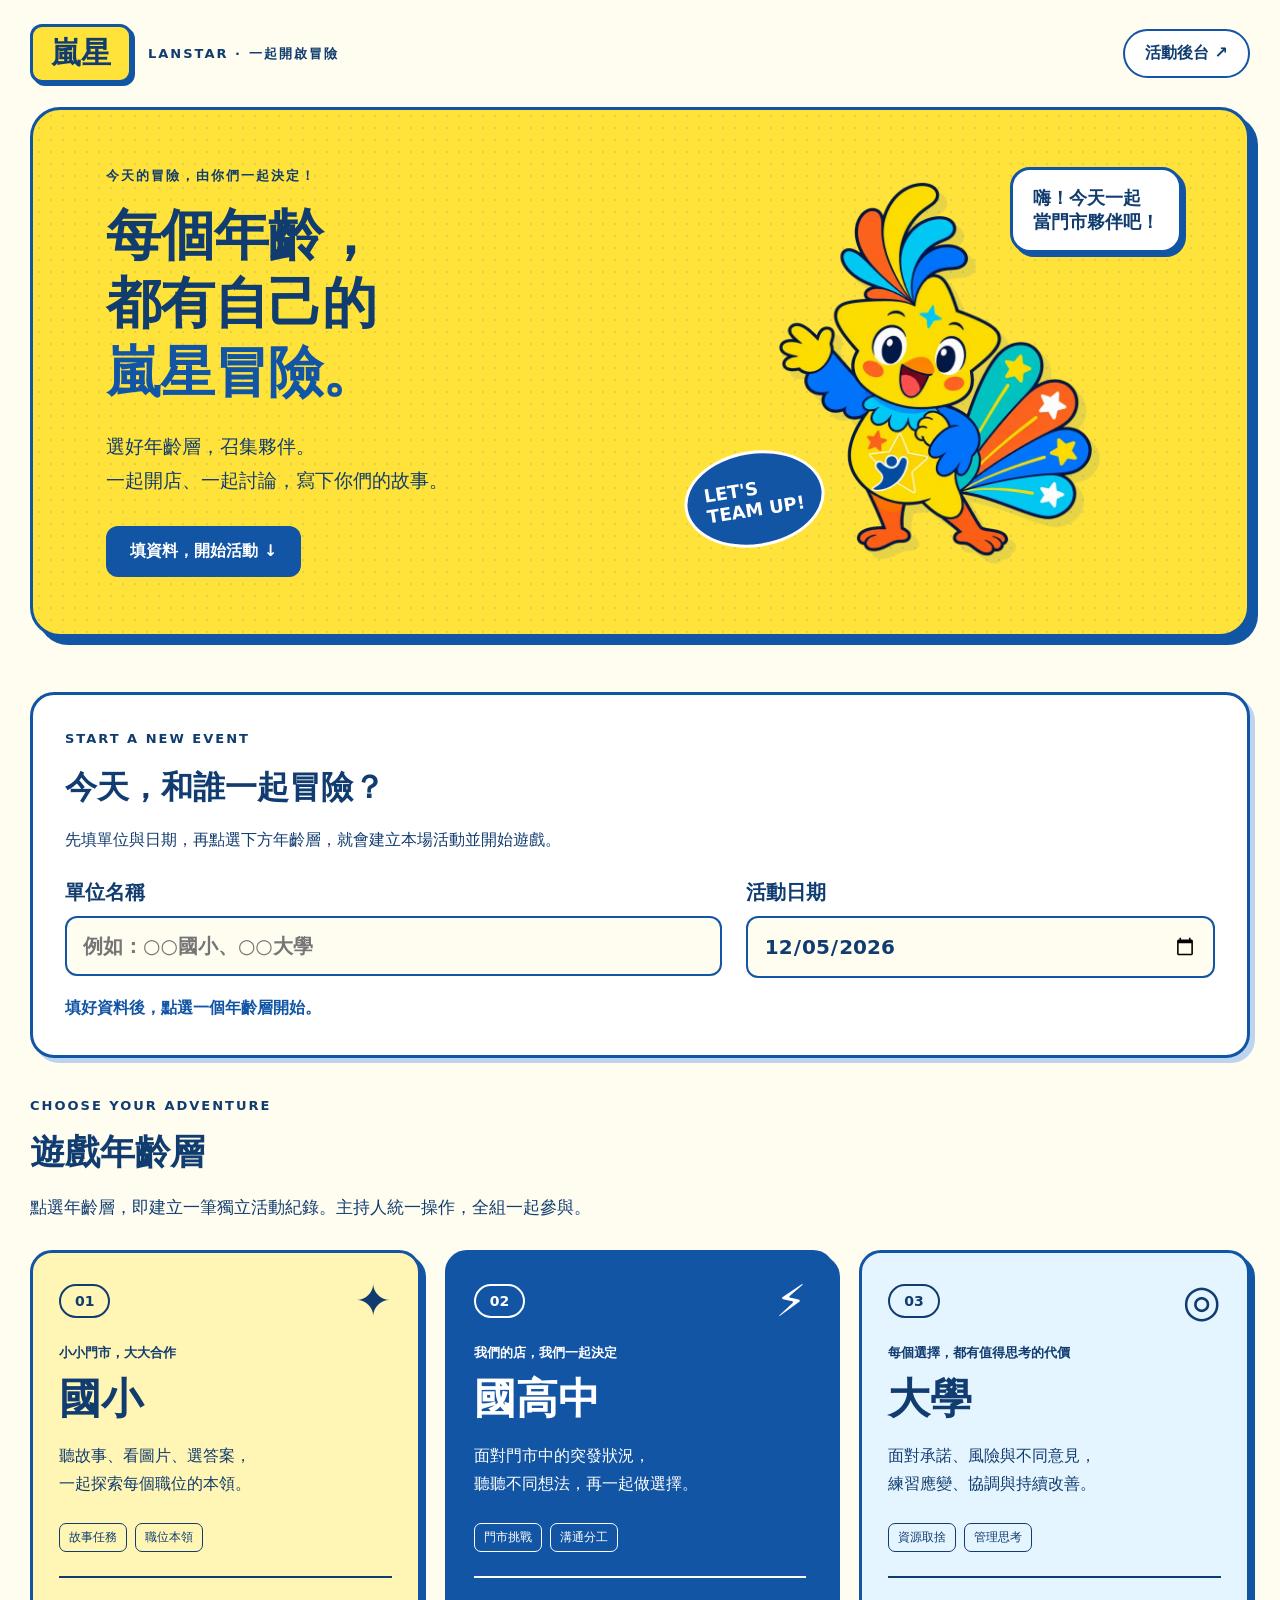
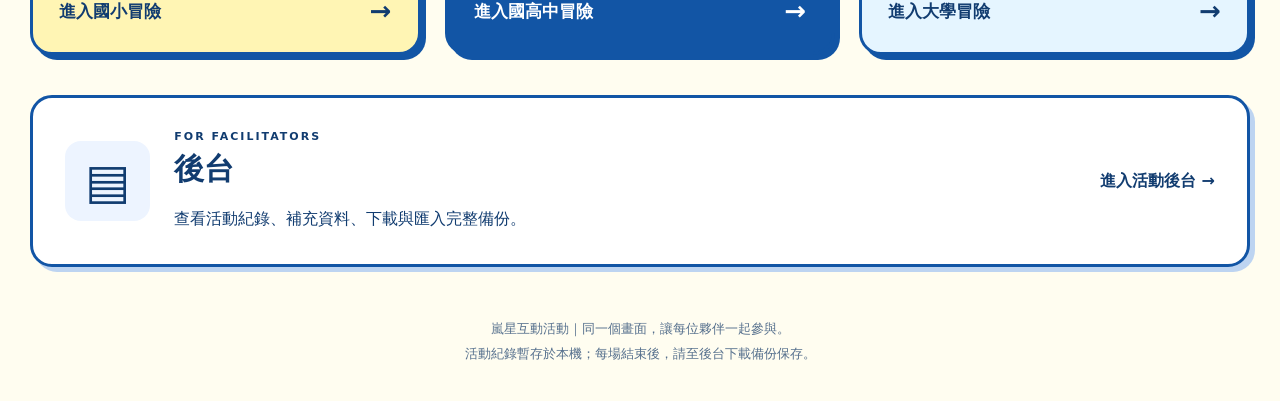
<file: index.html>
<!doctype html>
<html lang="zh-Hant"><head><meta charset="utf-8"><meta name="viewport" content="width=device-width,initial-scale=1"><title>嵐星｜一起開啟冒險</title><meta name="description" content="嵐星互動活動：選擇國小、國高中、大學遊戲，或進入活動後台。"><link rel="stylesheet" href="assets/portal.css?v=2"></head>
<body><header class="portal-header"><a class="brand" href="Lansatar/?v=a4-radar-1"><span>嵐星</span><small>LANSTAR · 一起開啟冒險</small></a><a class="admin-link" href="admin.html?v=a4-radar-1">活動後台 ↗</a></header>
<main><section class="portal-hero"><div class="hero-copy"><p class="eyebrow">今天的冒險，由你們一起決定！</p><h1>每個年齡，<br>都有自己的<span>嵐星冒險。</span></h1><p class="hero-intro">選好年齡層，召集夥伴。<br>一起開店、一起討論，寫下你們的故事。</p><a class="choose" href="#editions">填資料，開始活動 ↓</a></div><div class="hero-art"><img src="assets/b682127e261964f0.webp" alt="嵐星揮手歡迎大家加入冒險"><span class="speech">嗨！今天一起<br>當門市夥伴吧！</span><span class="burst">LET'S<br>TEAM UP!</span></div></section>
<section class="event-start" aria-labelledby="event-start-title"><div><p class="eyebrow">START A NEW EVENT</p><h2 id="event-start-title">今天，和誰一起冒險？</h2><p>先填單位與日期，再點選下方年齡層，就會建立本場活動並開始遊戲。</p></div><form id="event-start"><div class="event-fields"><label for="event-organization">單位名稱<input id="event-organization" name="organization" maxlength="60" required autocomplete="organization" placeholder="例如：○○國小、○○大學"></label><label for="event-date">活動日期<input id="event-date" name="date" type="date" required></label></div><p id="event-start-status" role="status" aria-live="polite">填好資料後，點選一個年齡層開始。</p></form></section><section id="editions" aria-labelledby="edition-title"><div class="section-heading"><p class="eyebrow">CHOOSE YOUR ADVENTURE</p><h2 id="edition-title">遊戲年齡層</h2><p>點選年齡層，即建立一筆獨立活動紀錄。主持人統一操作，全組一起參與。</p></div><div class="edition-grid">
<button type="submit" form="event-start" class="edition-card elementary" data-age="elementary"><div class="card-top"><span class="number">01</span><span class="card-icon" aria-hidden="true">✦</span></div><p class="edition-kicker">小小門市，大大合作</p><h3>國小</h3><p>聽故事、看圖片、選答案，<br>一起探索每個職位的本領。</p><div class="tags"><span>故事任務</span><span>職位本領</span></div><strong class="card-action">進入國小冒險 <span>→</span></strong></button>
<button type="submit" form="event-start" class="edition-card secondary" data-age="secondary"><div class="card-top"><span class="number">02</span><span class="card-icon" aria-hidden="true">⚡</span></div><p class="edition-kicker">我們的店，我們一起決定</p><h3>國高中</h3><p>面對門市中的突發狀況，<br>聽聽不同想法，再一起做選擇。</p><div class="tags"><span>門市挑戰</span><span>溝通分工</span></div><strong class="card-action">進入國高中冒險 <span>→</span></strong></button>
<button type="submit" form="event-start" class="edition-card university" data-age="university"><div class="card-top"><span class="number">03</span><span class="card-icon" aria-hidden="true">◎</span></div><p class="edition-kicker">每個選擇，都有值得思考的代價</p><h3>大學</h3><p>面對承諾、風險與不同意見，<br>練習應變、協調與持續改善。</p><div class="tags"><span>資源取捨</span><span>管理思考</span></div><strong class="card-action">進入大學冒險 <span>→</span></strong></button>
</div></section>
<a class="backend-card" href="admin.html?v=a4-radar-1"><span class="backend-symbol" aria-hidden="true">▤</span><div><p class="eyebrow">FOR FACILITATORS</p><h2>後台</h2><p>查看活動紀錄、補充資料、下載與匯入完整備份。</p></div><strong>進入活動後台 →</strong></a>
<footer>嵐星互動活動｜同一個畫面，讓每位夥伴一起參與。<br>活動紀錄暫存於本機；每場結束後，請至後台下載備份保存。</footer></main><script src="assets/activity-store.js?v=3"></script><script src="assets/activity-template.js?v=2"></script><script src="assets/age-content.js?v=7"></script><script src="assets/portal.js?v=14"></script></body></html>
</file>
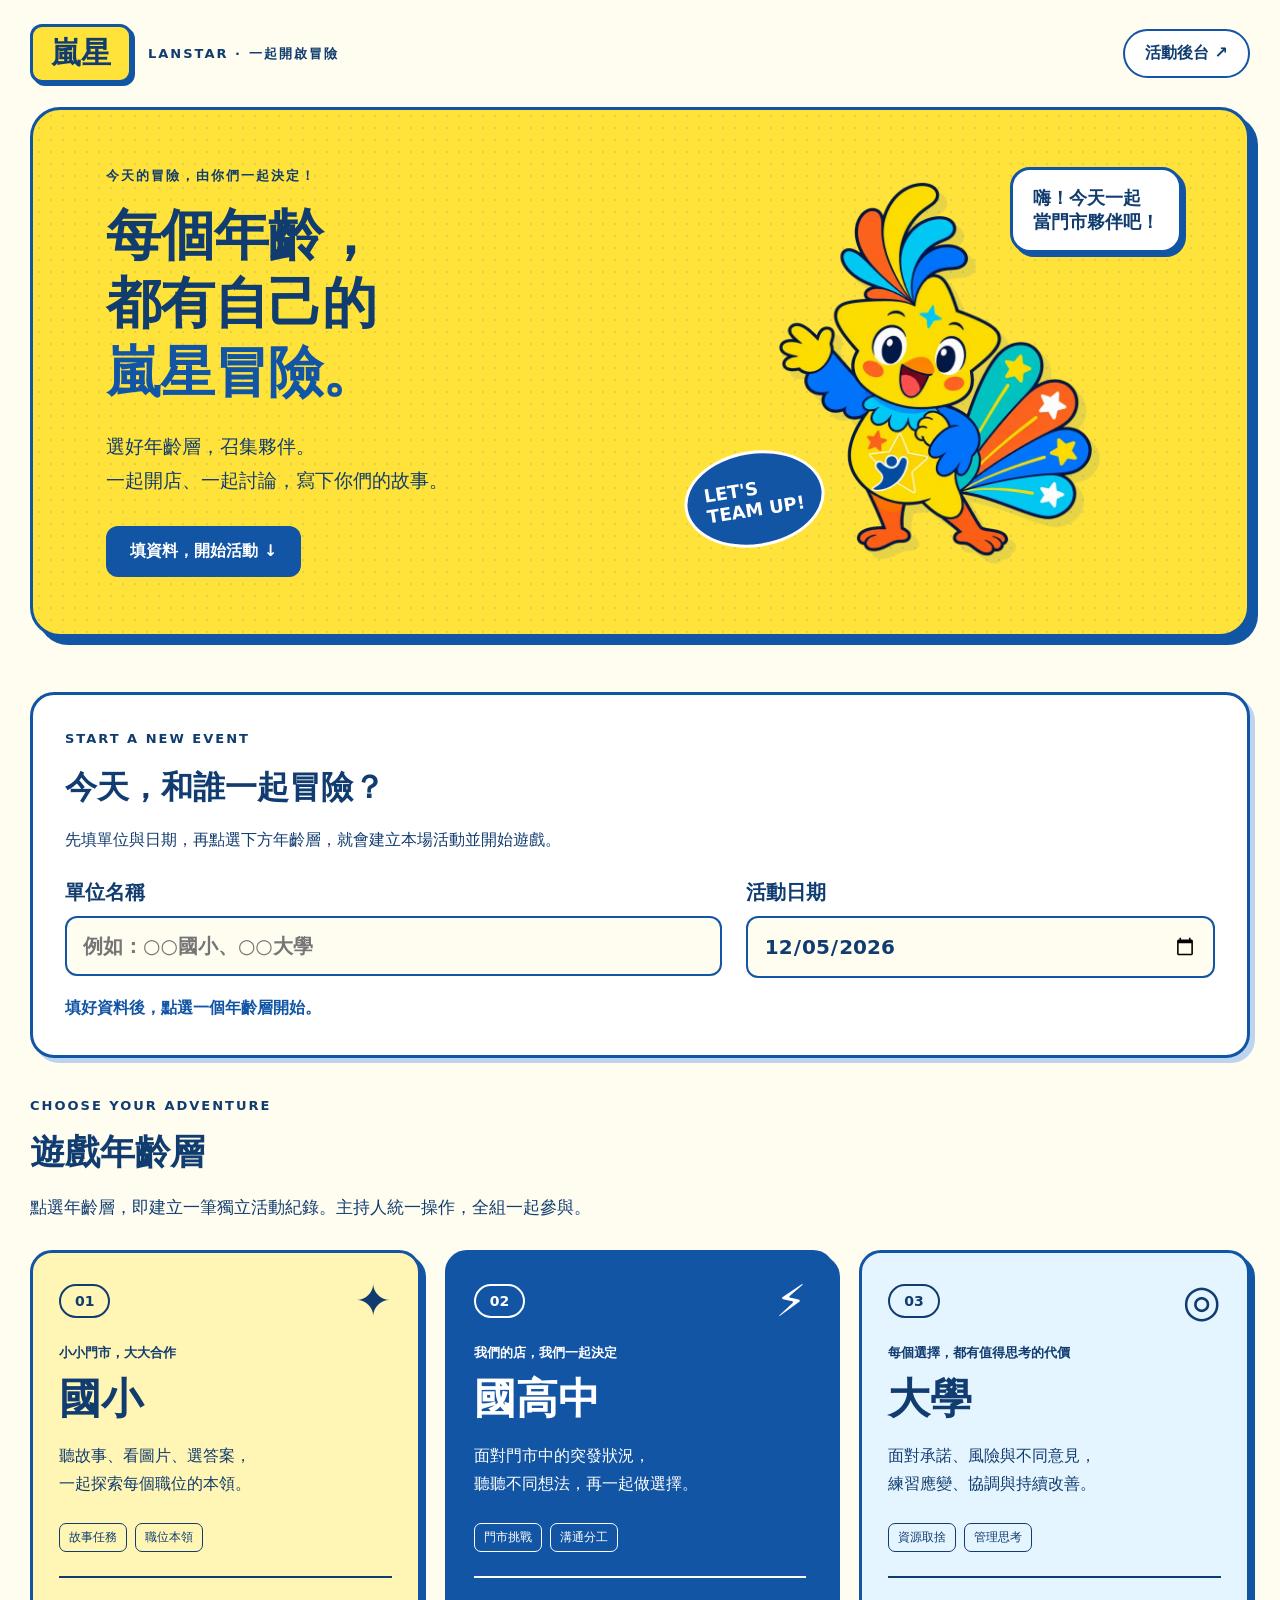
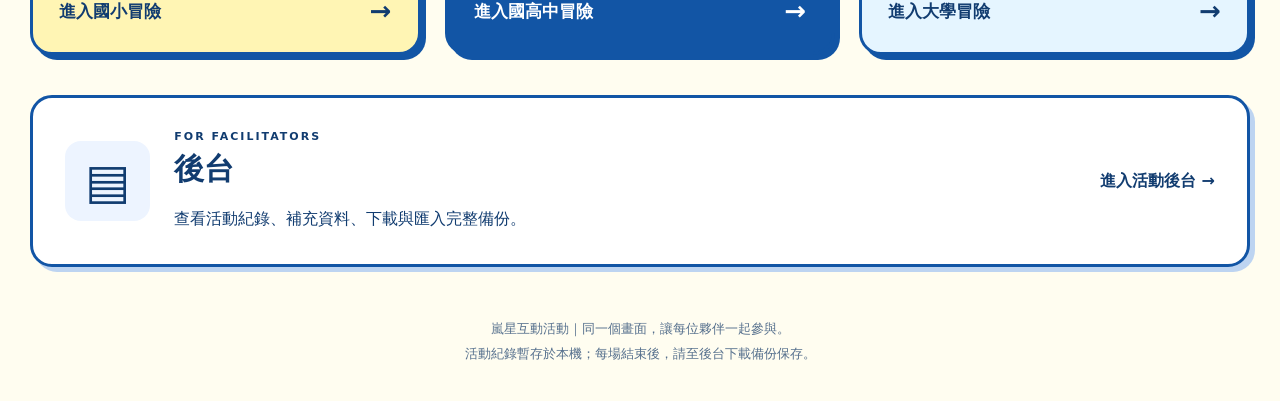
<file: Lansatar/index.html>
<!doctype html>
<html lang="zh-Hant"><head><base href="../"><meta charset="utf-8"><meta name="viewport" content="width=device-width,initial-scale=1"><title>嵐星｜一起開啟冒險</title><meta name="description" content="嵐星互動活動：選擇國小、國高中、大學遊戲，或進入活動後台。"><link rel="stylesheet" href="assets/portal.css?v=2"></head>
<body><header class="portal-header"><a class="brand" href="Lansatar/?v=a4-radar-1"><span>嵐星</span><small>LANSTAR · 一起開啟冒險</small></a><a class="admin-link" href="admin.html?v=a4-radar-1">活動後台 ↗</a></header>
<main><section class="portal-hero"><div class="hero-copy"><p class="eyebrow">今天的冒險，由你們一起決定！</p><h1>每個年齡，<br>都有自己的<span>嵐星冒險。</span></h1><p class="hero-intro">選好年齡層，召集夥伴。<br>一起開店、一起討論，寫下你們的故事。</p><a class="choose" href="#editions">填資料，開始活動 ↓</a></div><div class="hero-art"><img src="assets/b682127e261964f0.webp" alt="嵐星揮手歡迎大家加入冒險"><span class="speech">嗨！今天一起<br>當門市夥伴吧！</span><span class="burst">LET'S<br>TEAM UP!</span></div></section>
<section class="event-start" aria-labelledby="event-start-title"><div><p class="eyebrow">START A NEW EVENT</p><h2 id="event-start-title">今天，和誰一起冒險？</h2><p>先填單位與日期，再點選下方年齡層，就會建立本場活動並開始遊戲。</p></div><form id="event-start"><div class="event-fields"><label for="event-organization">單位名稱<input id="event-organization" name="organization" maxlength="60" required autocomplete="organization" placeholder="例如：○○國小、○○大學"></label><label for="event-date">活動日期<input id="event-date" name="date" type="date" required></label></div><p id="event-start-status" role="status" aria-live="polite">填好資料後，點選一個年齡層開始。</p></form></section><section id="editions" aria-labelledby="edition-title"><div class="section-heading"><p class="eyebrow">CHOOSE YOUR ADVENTURE</p><h2 id="edition-title">遊戲年齡層</h2><p>點選年齡層，即建立一筆獨立活動紀錄。主持人統一操作，全組一起參與。</p></div><div class="edition-grid">
<button type="submit" form="event-start" class="edition-card elementary" data-age="elementary"><div class="card-top"><span class="number">01</span><span class="card-icon" aria-hidden="true">✦</span></div><p class="edition-kicker">小小門市，大大合作</p><h3>國小</h3><p>聽故事、看圖片、選答案，<br>一起探索每個職位的本領。</p><div class="tags"><span>故事任務</span><span>職位本領</span></div><strong class="card-action">進入國小冒險 <span>→</span></strong></button>
<button type="submit" form="event-start" class="edition-card secondary" data-age="secondary"><div class="card-top"><span class="number">02</span><span class="card-icon" aria-hidden="true">⚡</span></div><p class="edition-kicker">我們的店，我們一起決定</p><h3>國高中</h3><p>面對門市中的突發狀況，<br>聽聽不同想法，再一起做選擇。</p><div class="tags"><span>門市挑戰</span><span>溝通分工</span></div><strong class="card-action">進入國高中冒險 <span>→</span></strong></button>
<button type="submit" form="event-start" class="edition-card university" data-age="university"><div class="card-top"><span class="number">03</span><span class="card-icon" aria-hidden="true">◎</span></div><p class="edition-kicker">每個選擇，都有值得思考的代價</p><h3>大學</h3><p>面對承諾、風險與不同意見，<br>練習應變、協調與持續改善。</p><div class="tags"><span>資源取捨</span><span>管理思考</span></div><strong class="card-action">進入大學冒險 <span>→</span></strong></button>
</div></section>
<a class="backend-card" href="admin.html?v=a4-radar-1"><span class="backend-symbol" aria-hidden="true">▤</span><div><p class="eyebrow">FOR FACILITATORS</p><h2>後台</h2><p>查看活動紀錄、補充資料、下載與匯入完整備份。</p></div><strong>進入活動後台 →</strong></a>
<footer>嵐星互動活動｜同一個畫面，讓每位夥伴一起參與。<br>活動紀錄暫存於本機；每場結束後，請至後台下載備份保存。</footer></main><script src="assets/activity-store.js?v=3"></script><script src="assets/activity-template.js?v=2"></script><script src="assets/age-content.js?v=7"></script><script src="assets/portal.js?v=14"></script></body></html>
</file>
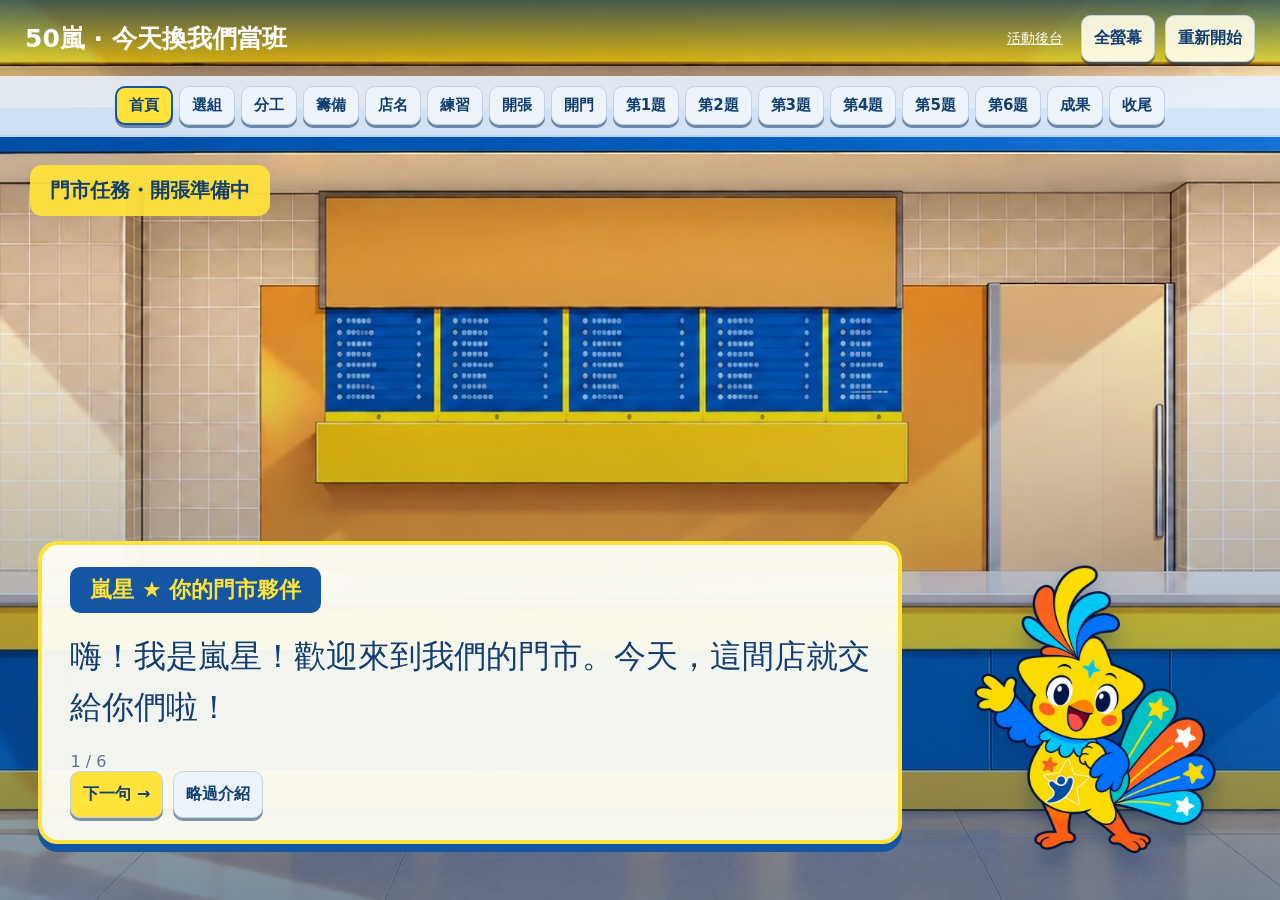
<file: Lansatar/events/2026-10-27-shanshui/index.html>
<!doctype html><html lang="zh-Hant"><base href="https://wesley28063574.github.io/-/"><meta charset="utf-8"><meta name="viewport" content="width=device-width,initial-scale=1"><title>善水國中｜嵐星雪克手・2026/10/27</title><link rel="stylesheet" href="assets/drink.css?v=20261020-voice-preview"><style>
*{box-sizing:border-box}body{margin:0;background:#eef4fc;color:#123e70;font-family:system-ui,sans-serif}header{background:#ffe33b;padding:18px 4%;display:flex;justify-content:space-between;gap:12px;align-items:center;border-bottom:5px solid #1559aa}header strong{font-size:25px}main{max-width:1200px;margin:24px auto;padding:0 22px}section,.panel{background:white;border-radius:20px;padding:26px;margin-bottom:18px;border:1px solid #d5e2f4}h1{font-size:clamp(28px,3vw,42px);margin:10px 0 18px}h2{margin:10px 0}p,li{font-size:20px;line-height:1.7}button,select,input{font:inherit;border-radius:10px;padding:12px;border:1px solid #c3d1e5}button{background:#1456a2;color:white;cursor:pointer;font-weight:bold}button:disabled{opacity:.4;cursor:default}.light{background:#edf3fb;color:#123e70}.yellow{background:#ffe33b;color:#123e70}.row{display:flex;gap:10px;align-items:center;flex-wrap:wrap}.grid{display:grid;grid-template-columns:repeat(3,minmax(0,1fr));gap:14px}.shop{background:#f5f8fd;border:2px solid #d6e3f6;padding:16px;border-radius:15px;overflow-wrap:anywhere}.sign{background:#ffe33b;padding:12px;border-radius:8px;font-weight:bold;font-size:23px;border-bottom:5px solid #1559aa}.tag{font-size:15px;color:#5a7190}.options{display:grid;gap:10px;margin:20px 0}.option{background:#edf4ff;border-left:6px solid #1559aa;padding:15px;font-size:22px;border-radius:8px}.timer{background:#123e70;color:white;padding:14px 22px;border-radius:16px;margin:16px 0;display:flex;align-items:center;gap:18px;flex-wrap:wrap}#clock{font-size:40px;font-variant-numeric:tabular-nums}.chosen{background:#ffe33b;color:#123e70;border:2px solid #1559aa}.scores{font-size:16px;line-height:1.9}footer{font-size:13px;margin:20px;color:#62748d}details{margin:15px 0;padding:15px;background:#f2f6fc;border-radius:12px}summary{cursor:pointer}input{max-width:100%;width:100%}.meter{height:7px;background:#d5e2f5;border-radius:10px;margin-top:8px}.meter span{display:block;background:#1456a2;height:100%;border-radius:10px}@media(max-width:750px){.grid{grid-template-columns:repeat(2,minmax(0,1fr))}header strong{font-size:18px}p,li,.option{font-size:18px}section{padding:18px}}@media(max-width:450px){.grid{grid-template-columns:1fr}}

main{max-width:1600px}.question-screen{min-height:calc(100svh - 165px);display:flex;flex-direction:column;justify-content:center;gap:clamp(10px,2vh,22px);padding:10px 1vw 24px}.question-screen h1{font-size:clamp(34px,4.5vw,68px);margin:0}.question-screen .story{font-size:clamp(25px,3vw,46px);line-height:1.55;margin:0}.question-screen .option{font-size:clamp(23px,2.6vw,40px);line-height:1.45;padding:clamp(12px,2vh,22px);margin:0}.question-screen .tag{font-size:clamp(16px,1.5vw,22px)}.answer-area{border-top:3px solid #ffe33b;padding-top:24px;margin-top:16px}.scroll-hint{font-size:18px;color:#62748d;text-align:center;margin:8px 0} .share-text{font-size:clamp(24px,3vw,40px)}@media(max-width:750px){.question-screen{min-height:calc(100svh - 130px)}.question-screen .story{font-size:25px}.question-screen .option{font-size:23px}}
.sign{background:#ffe33b;border:0;border-radius:8px;padding:14px 12px;display:flex;justify-content:center;align-items:center;min-height:105px}.sign-name{display:flex;align-items:center;justify-content:center;background:#1255a5;color:#ffe33b;border-radius:50%;width:100%;min-height:76px;padding:16px 18px;font-size:clamp(23px,2.2vw,34px);font-weight:900;letter-spacing:2px;white-space:nowrap;text-shadow:1px 2px 0 #073674;line-height:1.25}

.npc-scene{position:relative;min-height:calc(100svh - 175px);overflow:hidden;border-radius:20px;background-image:linear-gradient(0deg,#072c5c88,transparent 70%),url(assets/store-home-5b6584a3.webp);background-size:cover;background-position:center 42%;display:flex;align-items:flex-end;padding:30px;gap:22px}.npc-character{width:32%;max-height:65vh;object-fit:contain;filter:drop-shadow(0 15px 10px #082c5c55);animation:npcFloat 3s ease-in-out infinite;align-self:flex-end}.npc-dialogue{flex:1;background:#fffef5f5;border:4px solid #ffe33b;border-radius:20px;padding:25px;box-shadow:0 8px 0 #1456a2;margin-bottom:20px}.npc-name{background:#1456a2;color:#ffe33b;display:inline-block;border-radius:10px;padding:8px 20px;font-size:22px;font-weight:bold}.npc-dialogue p{font-size:clamp(24px,2.5vw,38px);line-height:1.6;min-height:3em}.npc-title{position:absolute;top:20px;left:25px;background:#ffe33bee;border-radius:12px;padding:12px 20px;font-size:24px;font-weight:bold}.npc-counter{font-size:16px;color:#62748d}@keyframes npcFloat{50%{transform:translateY(-9px)}}@media(prefers-reduced-motion:reduce){.npc-character{animation:none}}@media(max-width:650px){.npc-scene{padding:16px;flex-direction:column;justify-content:flex-end;gap:0}.npc-character{width:42%;height:220px;align-self:flex-start}.npc-dialogue{width:100%;padding:18px;margin:0}.npc-dialogue p{font-size:23px}.npc-title{font-size:18px;left:12px;top:12px}}

body:has(.npc-scene) main,body:has(.roles-board) main{max-width:none;padding:0 14px;margin:12px auto}body:has(.npc-scene) #progress,body:has(.roles-board) #progress{display:none}body:has(.npc-scene) #app,body:has(.roles-board) #app{padding:0;border:0;background:transparent}.npc-scene{min-height:calc(100svh - 120px);background-size:contain;background-repeat:no-repeat;background-position:center;background-color:#c8dced;flex-direction:row-reverse;padding:28px}.npc-character{width:28%;max-height:60vh}.npc-dialogue{max-width:760px;margin-bottom:12px;background:#fffef5f2}.roles-board{background:linear-gradient(150deg,#edf6ff,#fff9cf);padding:25px 35px;border-radius:20px;min-height:calc(100svh - 120px)}.roles-board h1{font-size:clamp(30px,3vw,52px)}.roles-lineup{width:100%;height:clamp(230px,42vh,480px);object-fit:contain;display:block}.role-labels{display:grid;grid-template-columns:repeat(4,minmax(0,1fr));text-align:center;gap:16px;margin-bottom:20px}.role-labels h2{font-size:clamp(25px,2.7vw,42px);margin:10px 0}.role-count{display:inline-block;background:#1456a2;color:#ffe33b;border-radius:20px;padding:6px 22px;font-size:30px}.role-labels p{font-size:clamp(14px,1.4vw,23px);margin:8px 0}.roles-board>.row{justify-content:center}@media(max-width:650px){.npc-scene{flex-direction:column;min-height:calc(100svh - 105px);padding:15px}.npc-character{align-self:flex-end;width:40%;height:210px}.npc-dialogue{width:100%;max-width:none}.roles-board{padding:18px 10px}.role-labels{gap:5px}.role-labels h2{font-size:19px}.role-count{font-size:23px;padding:5px 12px}.roles-lineup{height:auto}.role-labels p{font-size:12px}}

.mission{background:linear-gradient(135deg,#eaf5ff,#fff5b3);padding:28px;border-radius:24px}.mission-kicker{font-size:24px;font-weight:900;color:#1456a2}.mission h1{font-size:clamp(34px,4.5vw,68px)}.mission-sub{font-size:clamp(24px,2.6vw,38px)}.mission-cards{display:grid;grid-template-columns:repeat(3,1fr);gap:22px;margin:30px 0}.mission-card{background:white;border:3px solid #1456a2;border-radius:22px;padding:24px;position:relative;box-shadow:0 8px 0 #1456a2}.mission-number{background:#ffe33b;border-radius:12px;padding:6px 12px;font-weight:900;display:inline-block;font-size:25px}.mission-icon{font-size:65px;text-align:center}.mission-card h2{font-size:clamp(32px,3.5vw,52px);text-align:center}.mission-card p{text-align:center;font-size:clamp(20px,2vw,30px)}.team-equation{font-size:clamp(23px,2.8vw,40px);font-weight:bold;text-align:center}.countdown-stage{position:fixed;inset:0;z-index:9999;background:radial-gradient(circle at 75% 15%,#347ae0,#092e62 70%);color:white;display:flex;align-items:center;justify-content:center;gap:3vw;padding:4vw;overflow:auto}.countdown-npc{width:25%;max-height:65vh;object-fit:contain;animation:npcFloat 2s ease-in-out infinite}.countdown-center{width:min(900px,70%);text-align:center}.countdown-label{font-size:clamp(24px,3vw,48px);color:#ffe33b;font-weight:bold}#stage-clock{font-size:clamp(90px,16vw,250px);font-weight:950;line-height:1.2;font-variant-numeric:tabular-nums;text-shadow:0 9px 0 #031d42}#stage-message{font-size:clamp(22px,2.8vw,40px)}.countdown-track{height:15px;background:#ffffff30;border-radius:20px;margin:25px 0;overflow:hidden}#stage-fill{height:100%;background:#ffe33b;transition:width .25s}.countdown-reminder{font-size:clamp(18px,2vw,30px);margin:25px 0}.countdown-center .row{justify-content:center}.countdown-center label{font-size:18px}.countdown-center input{width:100px;padding:0}.urgent{background:radial-gradient(circle at 70% 20%,#bd5910,#562254 75%)}.urgent #stage-clock{color:#ffe33b;animation:timePulse .8s ease-in-out infinite}@keyframes timePulse{50%{transform:scale(1.025)}}@media(prefers-reduced-motion:reduce){.countdown-npc,.urgent #stage-clock{animation:none}}@media(max-width:650px){.mission-cards{grid-template-columns:1fr}.countdown-stage{flex-direction:column}.countdown-npc{height:150px;width:35%}.countdown-center{width:100%}}

body:has(.npc-scene){overflow:hidden}body:has(.npc-scene) header{position:absolute;top:0;left:0;right:0;z-index:3;background:linear-gradient(#073367bb,transparent);border:0;color:#fff;padding:15px 25px}body:has(.npc-scene) header .light{background:#fffde9e8}body:has(.npc-scene) main{margin:0;padding:0;width:100%;max-width:none}body:has(.npc-scene) #app{margin:0;border-radius:0}body:has(.npc-scene) footer{display:none}.npc-scene{height:100svh;min-height:100svh;border-radius:0;background-size:cover;background-position:center;align-items:flex-end;padding:clamp(20px,3vw,50px);gap:3vw}.npc-title{top:85px;left:30px;font-size:20px}.npc-character{width:25%;max-height:58svh;flex-shrink:0}.npc-dialogue{max-width:none;flex:1;margin-bottom:2vh;padding:22px 28px}.npc-dialogue p{font-size:clamp(25px,2.5vw,40px);margin:18px 0}.npc-scene .npc-character{align-self:flex-end}@media(max-width:650px){.npc-scene{height:100svh;min-height:100svh;flex-direction:column;padding:15px;justify-content:flex-end;gap:0}.npc-title{top:80px;left:15px}.npc-character{width:35%;max-height:30svh}.npc-dialogue{flex:0;width:100%;padding:16px;margin-bottom:0}.npc-dialogue p{font-size:23px}body:has(.npc-scene) header{padding:12px}body:has(.npc-scene) header strong{font-size:16px}}

body{background:radial-gradient(circle at 8% 20%,#fff7b0 0,transparent 35%),radial-gradient(circle at 95% 65%,#bfdcff 0,transparent 35%),#edf5ff}#app{box-shadow:0 12px 0 #d5e6fa;border:2px solid #c7ddf5}button{transition:transform .15s,box-shadow .15s;box-shadow:0 3px 0 #082f6080}button:hover:not(:disabled){transform:translateY(-2px)}button:active:not(:disabled){transform:translateY(1px);box-shadow:none}.coach-strip{display:flex;align-items:center;gap:18px;background:linear-gradient(110deg,#1456a2,#2681d6);color:#fff;border-radius:18px;padding:12px 22px;margin-bottom:24px;font-size:clamp(20px,2.1vw,32px);font-weight:bold;border-bottom:5px solid #ffe33b}.coach-strip img{height:95px;width:85px;object-fit:contain;filter:drop-shadow(0 3px 0 #083573);animation:npcFloat 3s ease-in-out infinite}.shop{box-shadow:0 5px 0 #cadff4;border:2px solid #b9d6f4}.shop .row{margin-top:14px}.shop .row button{min-width:64px;font-size:25px}.shop .tag{margin:8px 0}.option{background:linear-gradient(100deg,#e1eeff,#f5f9ff);box-shadow:0 4px 0 #cedff3;border-radius:16px}.question-screen{position:relative}.question-screen h1{color:#1255a5}.question-screen .tag{background:#ffe33b;border-radius:30px;padding:9px 18px;align-self:flex-start;font-weight:bold;color:#123e70}.answer-area h2{display:inline-block;background:#ffe33b;border-radius:12px;padding:12px 25px}body[data-phase="names"] h1,body[data-phase="results"] h1,body[data-phase="finish"] h1{color:#1255a5;font-size:clamp(34px,4vw,58px)}body[data-phase="names"] .shop{background:#fff9d4;border:3px solid #ffe33b}body[data-phase="results"] .shop{background:linear-gradient(140deg,#fffbd7,#e9f4ff);border:3px solid #ffe33b}body[data-phase="detail"] #app{background:linear-gradient(150deg,#fffef3,#eaf5ff)}body[data-phase="career"] #app>p,body[data-phase="finish"] #app>h2{background:#edf5ff;border-left:7px solid #ffe33b;border-radius:12px;padding:20px}body.revealed .share-text{background:#fff5b6;border:3px dashed #eac632;border-radius:18px;padding:20px}body[data-phase="setup"] h1{font-size:clamp(35px,4.5vw,65px)}body[data-phase="setup"] #app>p{font-size:clamp(22px,2.3vw,32px)}body[data-phase="practice"] .option{font-size:clamp(23px,2.6vw,38px);padding:20px;margin:12px 0}body[data-phase="practice"] h1{font-size:clamp(34px,4vw,58px)}@media(prefers-reduced-motion:reduce){.coach-strip img{animation:none}button{transition:none}}
.group-choices{display:grid;grid-template-columns:repeat(5,minmax(0,1fr));gap:18px;margin:25px 0}.group-choice{display:flex;flex-direction:column;align-items:center;justify-content:center;min-height:200px;background:#edf5ff;color:#1456a2;border:4px solid #b7d4f3;border-radius:22px;gap:5px}.group-choice strong{font-size:clamp(60px,6vw,92px);line-height:1}.group-choice span{font-size:30px}.group-choice small{font-size:20px}.group-selected{background:#ffe33b;border-color:#1456a2;box-shadow:0 7px 0 #1456a2}.group-status{font-weight:bold;text-align:center}.setup-start{display:block;margin:20px auto;font-size:26px;padding:20px 35px}@media(max-width:650px){.group-choices{grid-template-columns:repeat(3,minmax(0,1fr));gap:10px}.group-choice{min-height:160px}.group-choice small{font-size:15px}.setup-start{font-size:21px}}

.setup-copy{margin:5px 0!important;font-size:clamp(20px,2vw,29px)!important}.flow-nav{position:relative;z-index:5;display:flex;gap:6px;flex-wrap:wrap;background:#e6f0fc;padding:10px 18px;border-bottom:2px solid #bcd4f0}.flow-nav button{font-size:15px;padding:8px 12px}.flow-nav .nav-active{background:#ffe33b;color:#123e70;border:2px solid #1456a2}.nav-note{background:#fff5b8;color:#123e70;padding:0 20px}.nav-note:not(:empty){padding:12px 20px}.action-modal{position:fixed;inset:0;z-index:20000;background:#092b62bb;display:flex;align-items:center;justify-content:center;padding:20px}.action-modal .panel{width:min(650px,100%);border:4px solid #ffe33b}.action-modal button{margin-right:10px}.presentation header{position:relative!important}.presentation main{max-width:none;width:100%;margin:10px 0}body:has(.npc-scene) .flow-nav{position:absolute;top:76px;left:0;right:0;background:#e6f0fce8}body:has(.npc-scene) .npc-title{top:165px}body:has(.npc-scene) header{z-index:6}

body[data-phase="names"] #app{background:radial-gradient(circle at 5% 5%,#fff1a5,transparent 40%),linear-gradient(145deg,#fffef5,#eaf5ff)}.opening-label{display:inline-block;background:#ffe33b;border-radius:30px;padding:8px 20px;font-size:24px;font-weight:bold}.opening-line{font-size:clamp(23px,2.5vw,36px);font-weight:bold}.name-grid{gap:24px;margin:28px 0}.opening-shop{position:relative;background:#fff!important;border:3px solid #1456a2!important;border-radius:20px;box-shadow:0 8px 0 #bad5f4;padding:22px;overflow:hidden}.opening-group{font-weight:bold;font-size:22px;margin-bottom:20px;color:#1456a2}.editable-sign{padding:18px 12px;min-height:140px;border:5px solid #ffdc20;box-shadow:0 5px 0 #d6b921;position:relative}.sign-input{background:#1255a5;color:#ffe33b;border:3px solid transparent;border-radius:50%;font-size:clamp(25px,2.6vw,40px);font-weight:900;letter-spacing:2px;text-align:center;min-height:92px;padding:20px 12px;width:100%;outline:none;text-shadow:1px 2px #073674}.sign-input::placeholder{color:#ffe33b99;text-shadow:none}.sign-input:focus{border-color:white;box-shadow:0 0 0 4px #1255a5}.opening-status{text-align:center;font-size:18px;font-weight:bold;color:#1456a2;margin-top:22px}.opening-decoration{text-align:center;color:#e4ad00;font-size:26px;margin-top:12px;letter-spacing:6px}.opening-next{display:block;margin:25px auto;font-size:25px;padding:20px 30px}.opening-shop:focus-within{transform:translateY(-3px);border-color:#f2be0b!important}.opening-shop{transition:transform .2s}@media(max-width:650px){.name-grid{gap:14px}.opening-shop{padding:15px}.sign-input{font-size:29px}.opening-next{font-size:21px}}@media(prefers-reduced-motion:reduce){.opening-shop{transition:none}}

.name-counter{text-align:center;margin-top:10px;color:#62748d;font-size:16px}.sign-input{font-size:clamp(22px,2.15vw,34px);letter-spacing:1px}.round-visual{position:relative;min-height:190px;border-radius:22px;overflow:hidden;background:linear-gradient(130deg,#d9edff,#fff6b1);border:2px solid #c2def6;padding:18px 24px;flex-shrink:0}.round-label{position:relative;z-index:2;font-size:clamp(18px,1.8vw,26px);font-weight:900;color:#1456a2}.round-icon{position:absolute;font-size:85px;left:42%;top:48px;animation:propBob 2.8s ease-in-out infinite}.round-npc{position:absolute;width:130px;height:155px;object-fit:contain;right:8%;bottom:0;animation:npcFloat 3s ease-in-out infinite}.scene-bubble{position:absolute;background:#ffffffee;border:2px solid #1456a2;border-radius:20px;padding:12px 18px;font-size:clamp(18px,1.7vw,26px);font-weight:bold;z-index:2}.bubble-one{left:7%;top:65px;transform:rotate(-3deg)}.bubble-two{right:23%;bottom:22px;transform:rotate(2deg)}.round-skill{position:absolute;bottom:15px;left:24px;font-size:17px;font-weight:bold;color:#496785}.scene-spark{position:absolute;color:#eebd00;font-size:24px;bottom:25px;animation:sparkDrift 4s ease-in-out infinite;pointer-events:none}.q-scene-1 .round-visual{background:linear-gradient(130deg,#dcf9ec,#fff5ad)}.q-scene-2 .round-visual{background:linear-gradient(130deg,#dceaff,#e6e1ff)}.q-scene-3 .round-visual{background:linear-gradient(130deg,#f9e5ce,#fff4b0)}.q-scene-4 .round-visual{background:linear-gradient(130deg,#cceafb,#dceaff)}.q-scene-5 .round-visual{background:linear-gradient(130deg,#d6f4ed,#d9e5ff)}.question-screen{justify-content:flex-start;gap:18px}.question-screen .option{position:relative;overflow:hidden}.question-screen .option:before{content:'';position:absolute;inset:0;background:linear-gradient(110deg,transparent 30%,#ffffff70 50%,transparent 70%);transform:translateX(-100%);animation:optionShine 10s ease-in-out infinite;pointer-events:none}.question-screen .option:nth-of-type(2){animation-delay:.2s}.question-screen h1{margin-top:0;font-size:clamp(34px,4vw,60px)}.question-screen .story{font-size:clamp(25px,2.7vw,42px)}.question-screen .option{font-size:clamp(23px,2.4vw,36px)}@keyframes propBob{50%{transform:translateY(-6px) rotate(4deg)}}@keyframes sparkDrift{50%{transform:translateY(-22px);opacity:.45}}@keyframes optionShine{0%,75%{transform:translateX(-100%)}95%,100%{transform:translateX(100%)}}@media(prefers-reduced-motion:reduce){.round-icon,.round-npc,.scene-spark,.question-screen .option:before{animation:none}.question-screen .option:before{display:none}}@media(max-width:650px){.round-visual{min-height:180px;padding:12px}.round-icon{font-size:60px;left:40%;top:70px}.round-npc{width:80px;height:100px;right:3%}.bubble-one{left:3%;top:58px}.bubble-two{right:23%;bottom:30px}.scene-bubble{font-size:15px;padding:8px}.round-label{font-size:17px}.round-skill{font-size:14px;left:12px;bottom:9px}}

.reveal-controls{margin-top:auto;padding:20px;background:#fff8c7;border:2px dashed #e5bf23;border-radius:16px}.reveal-controls .row{margin-top:14px}.reveal-controls button{font-size:clamp(21px,2vw,30px);padding:15px 25px}.warmup-screen{min-height:65vh}.warmup-screen h1{font-size:clamp(34px,4vw,60px)}

.comic-story{display:grid;grid-template-columns:minmax(0,1fr) minmax(0,1fr);gap:26px;align-items:center}.comic-panel{width:100%;aspect-ratio:3072 / 3072;border:4px solid #123e70;box-shadow:7px 7px 0 #ffe33b;background-size:200% 300%;background-repeat:no-repeat;border-radius:5px;max-width:480px;justify-self:center}.comic-story .story{padding:20px;background:#fffdf1;border:3px solid #123e70;border-radius:20px;position:relative}.question-screen .option:before{display:none}.question-screen .option{border:3px solid #123e70;border-left:10px solid #1456a2;background:#fffdf5;box-shadow:4px 4px 0 #ffe33b}.question-screen h1{text-shadow:2px 2px 0 #ffe33b}.question-screen .tag{border:2px solid #123e70}.question-screen{gap:24px}@media(max-width:700px){.comic-story{grid-template-columns:1fr}.comic-panel{max-width:350px}.comic-story .story{font-size:24px;padding:15px}}
body[data-phase="play"] .coach-strip img{animation:none}body[data-phase="practice"] .coach-strip img{animation:none}body[data-phase="practice"] .option:before{display:none}body[data-phase="practice"] .option{background:#fffdf5;border:3px solid #123e70;border-left:10px solid #1456a2;box-shadow:4px 4px 0 #ffe33b}.practice-comic{margin:20px 0}.personal-store{width:min(760px,100%);margin:20px auto 35px;background:#e5f1ff;border:4px solid #123e70;border-radius:16px;overflow:hidden;box-shadow:10px 10px 0 #ffe33b}.store-roof{text-align:center;background:#1456a2;color:#ffe33b;padding:14px;font-size:22px;font-weight:bold}.personal-store .store-sign{width:min(400px,85%);margin:20px auto;min-height:100px}.personal-store .sign-name{font-size:clamp(23px,3vw,36px);min-height:76px}.store-awning{height:30px;background:repeating-linear-gradient(90deg,#ffe33b 0 45px,#fff 45px 90px);border-block:3px solid #123e70}.store-windows{display:grid;grid-template-columns:1fr .7fr 1fr;gap:16px;padding:25px}.store-window,.store-door{background:#123e70;color:#ffe33b;border:6px solid #fff;text-align:center;padding:30px 8px;font-size:24px}.store-door{padding-top:48px;font-size:17px}.store-base{text-align:center;padding:15px;background:#ffe33b;font-weight:bold}.feedback-cards{display:grid;grid-template-columns:repeat(3,minmax(0,1fr));gap:16px;margin:25px 0}.feedback-card{background:#fffbe7;border:2px solid #e4cd70;border-radius:15px;padding:18px}.feedback-card p{font-size:19px}.photo-section{margin:30px 0;border-top:3px solid #ffe33b;padding-top:25px}.photo-frame{background:white;border:5px solid #123e70;box-shadow:7px 7px 0 #ffe33b;padding:12px;width:min(900px,100%);margin:25px auto}.photo-frame img{width:100%;max-height:500px;object-fit:contain;display:block}.photo-caption{text-align:center;background:#ffe33b;padding:12px;font-weight:bold;font-size:24px}.photo-frame>p{text-align:center;padding:40px}@media(max-width:700px){.feedback-cards{grid-template-columns:1fr}.store-windows{gap:8px;padding:15px}.store-window{font-size:18px}}

body[data-phase="opening"] main{margin:0;padding:0;max-width:none}body[data-phase="opening"] #app{padding:0;margin:0;border:0;border-radius:0}body[data-phase="opening"] .coach-strip,body[data-phase="opening"] #progress,body[data-phase="opening"] footer{display:none}.opening-comic-stage{min-height:calc(100svh - 155px);position:relative;background-size:cover;background-position:center;display:flex;align-items:flex-end;padding:3vw;background-color:#d9eaff}.opening-comic-dialog{width:min(1150px,94%);margin:auto auto 0;background:#fffdf5f5;border:4px solid #123e70;box-shadow:8px 8px 0 #ffe33b;border-radius:18px;padding:22px 30px}.opening-speech{font-size:clamp(28px,3vw,46px);font-weight:bold;line-height:1.5;animation:speechEnter .4s ease-out}.opening-comic-dialog button{font-size:clamp(20px,1.8vw,28px);padding:15px 22px}.opening-comic-dialog .tag{margin-bottom:12px}@keyframes speechEnter{from{opacity:0;transform:translateY(12px)}to{opacity:1;transform:translateY(0)}}@media(prefers-reduced-motion:reduce){.opening-speech{animation:none}}@media(max-width:650px){.opening-comic-stage{min-height:calc(100svh - 190px);padding:20px 10px}.opening-comic-dialog{width:100%;padding:16px}.opening-speech{font-size:25px}}

.opening-comic-stage{padding:12px 2vw;min-height:calc(100svh - 155px)}.opening-comic-dialog{width:min(1280px,98%);margin:auto auto 0;padding:12px 20px;border-width:3px;border-radius:14px;box-shadow:5px 5px 0 #ffe33b;background:#fffdf5ed}.opening-comic-dialog .npc-name{font-size:17px;padding:5px 12px}.opening-speech{font-size:clamp(24px,2.4vw,35px);line-height:1.3;margin:10px 0}.opening-comic-dialog .tag{font-size:13px;margin-bottom:5px}.opening-comic-dialog button{font-size:clamp(17px,1.5vw,23px);padding:8px 16px}.opening-comic-dialog .row{justify-content:flex-end}.opening-comic-dialog .npc-name{float:left;margin-right:15px}.opening-comic-dialog .tag{clear:both}.opening-comic-dialog .opening-speech{min-height:0}@media(max-width:650px){.opening-comic-stage{padding:8px}.opening-comic-dialog{padding:10px 13px;width:100%}.opening-speech{font-size:22px}.opening-comic-dialog .npc-name{float:none;margin:0}.opening-comic-dialog button{font-size:17px;padding:8px 11px}}

body[data-phase="doors"] main{margin:0;padding:0;max-width:none}body[data-phase="doors"] #app{padding:0;border:0;border-radius:0;margin:0}body[data-phase="doors"] .coach-strip,body[data-phase="doors"] #progress,body[data-phase="doors"] footer{display:none}.doors-scene{position:relative;min-height:calc(100svh - 155px);background-size:cover;background-position:center;overflow:hidden;background-color:#b8d9f1;display:flex;align-items:flex-end;justify-content:center;padding:20px}.shop-shutter{position:absolute;inset:0;background:repeating-linear-gradient(0deg,#aab7c4 0 22px,#dce4eb 22px 25px,#7c8fa2 25px 27px);border-bottom:12px solid #4e647c;z-index:2;animation:shutterUp 2.6s cubic-bezier(.4,0,.2,1) forwards;display:flex;justify-content:center;align-items:center;box-shadow:0 10px 25px #08264466}.shutter-sign{background:#ffe33b;color:#1456a2;border:5px solid #1456a2;border-radius:20px;padding:25px 60px;font-size:clamp(35px,5vw,70px);font-weight:900}.doors-caption{z-index:3;background:#fffdf5ee;border:3px solid #123e70;box-shadow:5px 5px 0 #ffe33b;border-radius:16px;padding:15px 25px;text-align:center;animation:captionEnter .4s 2.6s both}.doors-title{font-size:clamp(24px,3vw,40px);font-weight:bold;margin-bottom:10px}.doors-caption button{font-size:clamp(20px,2vw,28px)}@keyframes shutterUp{0%,12%{transform:translateY(0)}100%{transform:translateY(-102%)}}@keyframes captionEnter{from{opacity:0;transform:translateY(15px);visibility:hidden}to{opacity:1;transform:translateY(0);visibility:visible}}@media(prefers-reduced-motion:reduce){.shop-shutter{animation:none;transform:translateY(-102%)}.doors-caption{animation:none}}

.flow-nav{justify-content:center}.roles-board{max-width:1500px;margin:0 auto;text-align:center}.role-labels{gap:20px;max-width:1400px;margin:25px auto}.role-aligned-card{display:flex;flex-direction:column;align-items:center;min-width:0}.role-portrait{width:100%;aspect-ratio:.75;background-size:400% 100%;background-repeat:no-repeat}.role-labels h2{margin:14px 0 12px;line-height:1.2}.role-labels p{min-height:2em}.result-store-scene{position:relative;width:min(1000px,100%);margin:25px auto;border:4px solid #123e70;border-radius:16px;overflow:hidden;box-shadow:7px 7px 0 #ffe33b}.result-store-scene>img:first-child{display:block;width:100%}.result-store-name{position:absolute;top:11%;left:26%;width:44%;height:12%;display:flex;justify-content:center;align-items:center;background:#1255a5;color:#ffe33b;border-radius:50%;font-size:clamp(22px,3.2vw,42px);font-weight:900;letter-spacing:1px}.store-team-photo{position:absolute;left:15%;bottom:6%;width:70%;height:43%;object-fit:contain;background:#fff9;border:5px solid white;box-shadow:0 5px 20px #123e7044}.store-photo-hint{position:absolute;left:15%;bottom:6%;width:70%;padding:14px;border-radius:15px;background:#fffdf1e8;text-align:center;font-size:clamp(16px,2vw,26px);font-weight:bold}body[data-phase="detail"] main,body[data-phase="results"] main,body[data-phase="finish"] main{max-width:1400px;margin:25px auto;padding:0 28px}body[data-phase="detail"] #app,body[data-phase="results"] #app,body[data-phase="finish"] #app{text-align:center;padding:35px}body[data-phase="detail"] #app>svg{display:block;margin:20px auto}body[data-phase="detail"] #app>.row{justify-content:center}.feedback-cards{max-width:1200px;margin:30px auto}.feedback-card{border:3px solid #1456a2;background:linear-gradient(145deg,#fff9c4,#fff);box-shadow:4px 4px 0 #ffe33b}.score-badges{display:grid;grid-template-columns:repeat(3,1fr);gap:18px;max-width:1050px;margin:30px auto}.score-badge{background:linear-gradient(130deg,#e5f2ff,#fffbe1);border:3px solid #1456a2;border-radius:20px;padding:22px;box-shadow:4px 4px 0 #ffe33b}.score-icon{font-size:35px}.score-value{font-size:52px;color:#1456a2}.score-badge h3{font-size:24px;margin:10px 0}.score-track{height:12px;border-radius:20px;background:#cbdcf0;margin-top:15px;overflow:hidden}.score-track>div{height:100%;background:#f0c600;border-radius:20px}.photo-section input{display:block;max-width:700px;margin:20px auto}.photo-section>button{margin:auto}.photo-frame{max-width:700px}body[data-phase="detail"] #app>.scores{max-width:1000px;margin:8px auto;padding:12px;border-radius:12px;background:#edf5ff}@media(max-width:700px){.role-labels{gap:8px}.role-portrait{aspect-ratio:.75}.score-badges{grid-template-columns:repeat(2,1fr)}body[data-phase="detail"] #app,body[data-phase="results"] #app{padding:18px}.result-store-name{font-size:clamp(13px,4vw,22px)}.score-value{font-size:40px}.score-badge{padding:14px}.score-badge h3{font-size:19px}}
.role-portrait{clip-path:inset(0 5% 0 5%)}.role-aligned-card .role-portrait{background-color:transparent}.role-portrait{background-size:200% 200%;aspect-ratio:1;clip-path:none}.role-aligned-card .role-portrait{background-size:200% 200%}.shop .row{display:grid;grid-template-columns:repeat(5,minmax(0,1fr));gap:7px}.shop .row button{min-width:0;padding:11px 4px}.question-screen .option:nth-child(n){animation:none}.question-screen .option{font-size:clamp(23px,2.2vw,34px)}

.full-comic-backdrop{position:fixed;inset:140px 0 0;z-index:0;overflow:hidden;background:#ffe33b;pointer-events:none}.full-comic-backdrop img{position:absolute;max-width:none;display:block}.single-comic-background{width:100%;height:100%;object-fit:cover;object-position:center 40%}.atlas-comic-background{width:200%;height:300%;object-fit:fill}.full-comic-backdrop:after{content:'';position:absolute;inset:0;background:linear-gradient(90deg,#fff8c500,#fffdf52e)}body.comic-full-page main{position:relative;z-index:1;max-width:none;margin:15px auto;padding:0 24px}body.comic-full-page #app{background:transparent;border:0;box-shadow:none;padding:22px}body.comic-full-page header,body.comic-full-page .flow-nav{position:relative;z-index:5}body.comic-full-page #progress{background:#fffdf1e8;display:inline-block;padding:8px 14px;border-radius:10px}body.comic-full-page .coach-strip{background:#1255a5e8;max-width:1100px;margin:0 auto 20px}body.comic-full-page .question-screen{min-height:calc(100svh - 200px);padding:10px 0 25px;gap:20px}body.comic-full-page .question-screen>h1,body.comic-full-page #app>h1{background:#fffdf1ee;border:3px solid #123e70;box-shadow:5px 5px 0 #ffe33b;padding:12px 22px;border-radius:12px;align-self:flex-start;width:fit-content}body.comic-full-page .comic-story{min-height:330px;grid-template-columns:1fr 1fr}body.comic-full-page .comic-panel{visibility:hidden;border:0;box-shadow:none;max-width:none;aspect-ratio:auto;min-height:330px}body.comic-full-page .comic-story .story{background:#fffdf5f5;box-shadow:6px 6px 0 #123e7033;line-height:1.55}body.comic-full-page .option{background:#fffdf5f2}body.comic-full-page .reveal-controls{background:#fff9c9ed}body.comic-full-page .answer-area{background:#fffdf5ee;border-radius:18px;padding:22px}body.comic-full-page .timer{box-shadow:4px 4px 0 #ffe33b}body.comic-full-page .shop{background:#fffdf5f5}.comic-full-page .scroll-hint{background:#fffdf5e8;align-self:center;padding:8px 20px;border-radius:30px}.comic-full-page footer{position:relative;z-index:1;background:#fffdf1e8;padding:12px;border-radius:12px}body.comic-full-page .question-screen>.tag{width:fit-content}body.comic-full-page #app>p,body.comic-full-page #app>.tag{background:#fffdf1ee;padding:10px 15px;border-radius:12px}body.comic-full-page #app>.grid{padding:18px;background:#fffdf5dd;border-radius:18px}body.comic-full-page #app>.share-text{background:#fff5b6f0}body.comic-full-page .question-screen .story{font-size:clamp(25px,2.7vw,42px)}@media(max-width:700px){.full-comic-backdrop{top:200px}body.comic-full-page main{padding:0 10px}body.comic-full-page #app{padding:10px}body.comic-full-page .comic-story{grid-template-columns:1fr;min-height:230px}body.comic-full-page .comic-panel{display:none}body.comic-full-page .comic-story .story{margin-top:150px}.full-comic-backdrop:after{background:#fffdf522}}
body.comic-full-page .comic-panel{aspect-ratio:auto!important;height:300px;min-height:300px}body.comic-full-page .coach-strip{padding:8px 20px;margin-bottom:14px}body.comic-full-page .coach-strip img{height:65px;width:60px}
.comic-scene-block{position:relative;isolation:isolate;overflow:hidden;min-height:430px;padding:30px;border:4px solid #123e70;border-radius:16px;box-shadow:7px 7px 0 #ffe33b;display:grid;grid-template-columns:1fr 1fr;gap:25px;align-items:center;background:#dbeaff;margin:20px 0}.comic-scene-block .comic-panel{position:absolute;inset:0;width:100%;height:100%;min-height:0;max-width:none;aspect-ratio:auto!important;z-index:-1;border:0;border-radius:0;box-shadow:none;overflow:hidden;visibility:visible!important;background:none!important}.comic-scene-block .comic-panel img{position:absolute;max-width:none}.block-single-art{inset:0;width:100%;height:100%;object-fit:cover;object-position:center 43%}.block-atlas-art{width:200%;height:300%;object-fit:fill}.comic-scene-block .story{grid-column:2;position:relative;background:#fffdf5f2;border:3px solid #123e70;border-radius:20px;padding:20px;font-size:clamp(24px,2.5vw,38px);line-height:1.55;margin:0;box-shadow:5px 5px 0 #123e7033}.comic-scene-block .comic-panel:after{content:'';position:absolute;inset:0;background:linear-gradient(90deg,transparent 35%,#fffdf520)}@media(max-width:700px){.comic-scene-block{grid-template-columns:1fr;min-height:440px;padding:15px;align-items:end}.comic-scene-block .story{grid-column:1;font-size:23px;margin-top:180px}.comic-scene-block .comic-panel{display:block!important}}

.reflection-grid{display:grid;grid-template-columns:repeat(3,minmax(0,1fr));gap:20px;margin:25px auto;max-width:1350px}.reflection-card{border:3px solid #1456a2;background:linear-gradient(145deg,#fff9c8,#fff);border-radius:20px;box-shadow:6px 6px 0 #ffe33b;padding:24px;display:flex;flex-direction:column;justify-content:flex-start}.reflection-kicker{font-size:23px;font-weight:bold;color:#1456a2;background:#ffe33b;border-radius:12px;padding:9px 14px;align-self:flex-start}.reflection-card h3{font-size:clamp(23px,2.1vw,33px);line-height:1.6;margin:22px 0 10px}.reflection-group{font-size:23px;font-weight:bold;background:#edf5ff;border-radius:12px;padding:13px 18px;margin-top:20px}@media(max-width:750px){.reflection-grid{grid-template-columns:1fr}.reflection-card{padding:20px}.reflection-card h3{font-size:24px}}

.recomposed-scene{aspect-ratio:16 / 9;min-height:0;grid-template-columns:62% 38%;gap:0;padding:clamp(15px,2vw,30px);background:#fff5db}.recomposed-scene .comic-panel{position:absolute;inset:0;width:100%;height:100%;background:none!important}.recomposed-scene .recomposed-art{inset:0!important;width:100%;height:100%;object-fit:contain;object-position:center}.recomposed-scene .comic-panel:after{display:none}.recomposed-scene .story{grid-column:2;padding:clamp(15px,2vw,27px);font-size:clamp(24px,2.4vw,38px);background:#fffdf5f2;line-height:1.65;border:3px solid #123e70;box-shadow:5px 5px 0 #ffe33b;border-radius:20px;margin:0;max-height:90%;overflow:auto}.recomposed-scene .story:before{content:'';position:absolute;left:-18px;top:45%;width:30px;height:30px;background:#fffdf5;border-left:3px solid #123e70;border-bottom:3px solid #123e70;transform:rotate(45deg);z-index:-1}@media(max-width:700px){.recomposed-scene{aspect-ratio:auto;display:block;padding:0;min-height:0}.recomposed-scene .comic-panel{position:relative;inset:auto;height:auto;aspect-ratio:16/9!important;z-index:0;display:block!important}.recomposed-scene .story{position:relative;grid-column:auto;margin:10px;padding:15px;max-height:none;font-size:23px}.recomposed-scene .story:before{display:none}}
.closing-kicker{display:inline-block;border:3px solid #1456a2;background:#ffe33b;font-weight:bold;font-size:24px;border-radius:30px;padding:10px 24px}.closing-intro{max-width:1100px;margin:20px auto;font-size:clamp(23px,2.2vw,33px)}.closing-guidance{max-width:1150px;margin:25px auto;border:3px dashed #1456a2;border-radius:20px;padding:22px;background:#fff9c9;font-size:clamp(21px,2vw,29px);line-height:1.7}.closing-shops{margin:35px auto;max-width:1100px}body[data-phase="finish"] #app{background:linear-gradient(145deg,#fffdf1,#e8f3ff)}
.result-store-name{top:2%;left:34%;width:32%;height:12%;background:transparent;font-size:clamp(18px,2.5vw,32px);line-height:1;letter-spacing:0}@media(max-width:700px){.result-store-name{font-size:clamp(12px,3.3vw,20px)}}.manga-import{max-width:1100px;margin:20px auto 40px;padding:24px;background:#fffbe1;border:3px solid #1456a2;border-radius:20px;box-shadow:5px 5px 0 #ffe33b}.manga-style-tag{display:inline-block;border-radius:20px;padding:9px 18px;background:#1456a2;color:#ffe33b;font-weight:bold;font-size:22px}.manga-reference{display:block;width:100%;height:auto;margin:18px auto;border-radius:12px}.manga-import .row{justify-content:center}.manga-import textarea{width:100%;min-height:150px;font:inherit}.manga-import a{color:#1456a2;font-weight:bold}</style><header><strong>50嵐 · 今天換我們當班</strong><div class="row"><a href="https://lanstar-shaker-archive.lanstar001.chatgpt.site/" target="_blank" rel="noopener" style="font-size:14px;color:inherit;padding:8px">活動後台</a><button id="fullscreen" class="light">全螢幕</button><button id="reset" class="light">重新開始</button></div></header><main><div id="progress" class="tag"></div><section id="app"></section><footer>活動概念測試版｜虛擬門市，非正式升遷或個人能力測驗。情境結果為教學故事，不是實際作業規範。離線使用，不需登入。</footer></main><script>
// 將此設定改為 true，即可恢復飲品實作流程與入口。
const enableDrinkPractice=false;
const mascotAsset='assets/b682127e261964f0.webp';
const rolesAsset='assets/4883265691986844.webp';
let openingLine=0;const recomposedAssets=["assets/store-scenario0-b7244bde.webp", "assets/store-scenario1-69970902.webp", "assets/store-scenario2-fc3aac76.webp", "assets/store-scenario3-7eb65e75.webp", "assets/store-scenario4-d3b1b73f.webp", "assets/store-scenario5-0cd4c673.webp", "assets/store-scenario6-539bbbe0.webp"];
const emptyStoreAsset="assets/store-empty-0cd6af47.webp";
const doorsAsset="assets/store-doors-c4893e1f.webp";const openingAsset="assets/store-opening-bcf5a6f7.webp";
const practiceAsset="assets/store-scenario0-b7244bde.webp";
const comicAsset="assets/store-scenario1-69970902.webp";
const comicDescriptions=['客人指出飲料不符合需求，門市夥伴傾聽','新同事擔心出錯，夥伴在旁支持','其他工作站思考如何支援忙碌的泡茶站','打烊時檢視剩料，規劃隔天備量','兩間門市聯絡討論人力支援','與海外當地夥伴交流飲品喜好'];
const names=['決策力','合作力','溝通力','品質意識','經營思維','學習適應力'];
const questions=[
{title:'這杯不是我要的！',story:'客人點了無糖紅茶，拿到後卻發現是甜的。他說：「不好意思，我點的是無糖。」你們會先怎麼做？',options:['先致歉，立刻安排重做','先確認訂單，再安排重做','一人接待，其他人確認並重做'],results:['客人很快拿到新飲料，但團隊還需要查明錯誤原因。','訂單釐清了，但客人提醒：「我趕時間！」需要兼顧確認與說明。','大家開始幫忙，但兩人都準備重做，需要明確分工。'],prompts:['怎麼回應客人？','能提供什麼協助？','重做時確認什麼？'],share:'處理問題時，你們最重視什麼？',career:'新人／門市專員：服務、流程與品質',effects:[[9,3,7,9,3,3],[10,3,10,12,4,5],[8,12,9,8,5,4]]},
{title:'我不敢再做了……',story:'新同事說：「剛剛是不是我做錯了？我怕再出錯，下一杯可以幫我做嗎？」你們會怎麼幫助他？',options:['先替他完成，忙完再教','陪他一起做，每一步一起確認','讓他做熟悉的部分，其他部分協助'],results:['新同事鬆了一口氣，但還需要安排練習，避免一直依賴夥伴。','新同事完成一杯，信心增加；陪同教學也需要安排時間。','新同事能完成一部分，接下來要安排學習其他步驟。'],prompts:['如何讓新人安心？','能教他哪個準備步驟？','如何協助確認製作？'],share:'幫他完成，和幫他學會，有什麼不同？',career:'資深專員：新人指導與品質管理',effects:[[8,3,5,7,5,3],[7,12,12,10,3,10],[10,10,8,8,7,8]]},
{title:'我們這邊忙完了！',story:'收銀站暫時沒有客人，煮茶站已備好茶湯，泡茶站還有幾杯飲料沒做完。你們會怎麼安排？',options:['留在原站，做好整理與準備','先問需要什麼協助，再分工幫忙','店長支援，其他人維持原工作'],results:['各站準備得更完整，但泡茶站仍需要時間完成。','找到可協助的工作，也需要清楚指定誰做什麼。','泡茶站得到支援，店長仍要留意全店狀況。'],prompts:['可以協助什麼？','可以協助什麼？','最需要哪種支援？'],share:'幫忙之前，為什麼要先問對方需要什麼？',career:'資深專員／副店長：帶班與協調',effects:[[7,3,3,9,7,4],[10,13,12,7,8,6],[10,7,6,7,10,4]]},
{title:'快打烊了，還剩材料！',story:'部分材料依保存規範不能留到明天。今天會依規範處理；明天要怎麼準備，才不會又剩這麼多？',options:['明天少準備一些，不夠再補','記錄用量與剩量，再安排明天備量','明天分次準備，觀察需求再補'],results:['剩料可能減少，但忙碌時需要及時補充。','有了估算依據，仍需留意明天需求可能不同。','能跟著需求調整，也要約定補料提醒與分工。'],prompts:['哪個時段客人最多？','準備材料要多久？','哪些材料用得快？'],share:'如何兼顧不浪費和客人來時有材料？',career:'副店長：庫存、訂貨與成本控制',effects:[[8,3,3,5,9,5],[12,6,7,9,13,8],[10,9,8,8,11,9]]},
{title:'另一間店需要幫忙！',story:'另一間門市今天人手不足，希望你們支援。但你們稍後也會忙起來，該怎麼做？',options:['先派一位夥伴過去，之後視情況調整','先確認兩店需求，安排支援時段與人員','先分享分工方法，必要時再安排人員'],results:['對方得到即時協助，但需要留意自己門市的人力與支援者能力。','兩店有了明確安排，也要即時更新狀況。','保留了現場人力，但對方可能仍需要實際支援。'],prompts:['客人等待會受影響嗎？','備料人力是否足夠？','誰具備支援能力？'],share:'幫助另一間店時，還要考慮哪些事情？',career:'店長／區長：人員安排與多店協作',effects:[[8,11,6,5,6,6],[13,12,12,7,13,8],[10,7,10,7,9,9]]},
{title:'新地方的客人喜好不同！',story:'你們獲邀參與海外合作準備。當地夥伴說：「這裡的客人口味和台灣不太一樣。」你們會先怎麼了解？',options:['介紹台灣的做法，再聽當地回饋','先詢問當地需求，再討論合作方式','共同做小規模測試，記錄回饋'],results:['讓夥伴理解既有做法，也要繼續確認是否符合當地需求。','建立相互理解，接下來要把想法轉成具體測試。','取得具體回饋，但測試前仍需確認品質與相關規範。'],prompts:['怎麼詢問客人喜好？','哪些準備條件要了解？','品質與調整如何兼顧？'],share:'到新地方工作，除了語言還需要學什麼？',career:'海外探索：市場調查、文化適應與溝通',effects:[[8,5,9,10,6,7],[10,11,13,7,9,13],[12,10,10,11,12,13]]}
];

const playfulChoices=[
{options:['對招牌許願，等飲料自己變成無糖','拿放大鏡研究到打烊，晚點再回應'],results:['招牌沒有魔法，客人的需求仍未處理。先回應客人，再確認訂單與重做。','找原因很重要，但讓客人一直等並不能解決問題。先說明與處理，再調查原因。'],effects:[[-4,0,-5,-4,0,0],[-3,0,-6,0,-3,0]]},
{options:['宣布全店自動模式，誰都不用教了！','把教學排到明年，先當作問題解決了'],results:['店裡沒有自動教學魔法，新人仍需要練習。安排清楚示範與確認，才是真的幫助。','把教學一直延後，擔心與錯誤可能繼續。先安排一個能完成的小練習。'],effects:[[-3,-4,-3,0,0,-5],[-3,-3,-3,0,-2,-5]]},
{options:['召喚分身術，想像每人都變成三個人','大家一起看天花板，等飲料自己完成'],results:['分身術不會出現，實際人手仍有限。先問需要什麼支援，再分配能完成的工作。','飲料不會自己做好，等待只會增加現場壓力。先確認瓶頸，協助一件具體的事。'],effects:[[-4,-2,0,0,-3,0],[-4,-5,-2,0,-3,0]]},
{options:['用心電感應猜明天會賣幾杯','每天都當奶茶節，一次準備超大量'],results:['心電感應無法提供備量依據。記錄用量並觀察需求，才能逐步改善估算。','準備越多不一定越好，也可能增加剩料與成本。依需求與補料時間安排，並遵守保存規範。'],effects:[[-4,0,0,0,-6,0],[-3,0,0,-2,-7,0]]},
{options:['傳一張加油貼圖，就宣布支援完成！','靠瞬間移動，讓一個人同時站兩間店'],results:['鼓勵很暖心，但不代表人力問題已解決。先確認對方的實際需求。','夥伴不能同時出現在兩間店。確認工作量與支援時間，才能做出可行安排。'],effects:[[-3,-5,-3,0,-4,0],[-5,-2,0,0,-5,0]]},
{options:['全靠比手畫腳，覺得有笑容就不用確認','認定全世界口味都一樣，不用調查'],results:['友善很重要，但笑容不能保證互相理解。確認意思，必要時找翻譯或當地夥伴協助。','每個地方甚至每位客人的喜好都可能不同。先傾聽，再透過調查或測試理解需求。'],effects:[[-2,0,-5,0,0,-4],[-4,-2,-3,0,-2,-6]]}
];
questions.forEach((q,i)=>{q.options.push(...playfulChoices[i].options);q.results.push(...playfulChoices[i].results);q.effects.push(...playfulChoices[i].effects)});

let introStep=0;let phase='welcome',groups=[],round=0,revealed=false,practice=false,closing=0,seconds=300,endAt=null,tick=null;
const app=document.getElementById('app');
function e(t,text,cls){const n=document.createElement(t);if(text!==undefined)n.textContent=text;if(cls)n.className=cls;return n}function b(text,fn,cls){const n=e('button',text,cls);n.onclick=fn;return n}function stop(){stopMusic();if(tick)clearInterval(tick);tick=null;endAt=null}function setTime(n){stop();seconds=n}function clock(){const n=document.getElementById('clock');if(n)n.textContent=seconds?Math.floor(seconds/60)+':'+String(seconds%60).padStart(2,'0'):'時間到，請完成提交！'}function start(){if(tick||!seconds)return;startMusic();endAt=Date.now()+seconds*1000;tick=setInterval(()=>{seconds=Math.max(0,Math.ceil((endAt-Date.now())/1000));clock();updateStage();if(!seconds){stop();render();updateStage()}},250);render();openStage()}function timer(label){stageLabel=label;const box=e('div',undefined,'timer');box.append(e('strong',label));const c=e('strong');c.id='clock';box.append(c,b(tick?'倒數中':'開始／繼續',start,'yellow'),b('暫停',()=>{if(tick)seconds=Math.max(0,Math.ceil((endAt-Date.now())/1000));stop();render()},'light'));app.append(box);clock()}
function go(p,time){if(p==='drink'&&!enableDrinkPractice)p='results';closeStage();stop();if(p!==phase||p==='play'||p==='practice')revealStep=0;phase=p;if(time!==undefined)seconds=time;render();window.scrollTo(0,0)}
function sign(g){const board=e('div',undefined,'sign');board.append(e('span',g.name,'sign-name'));return board}
function carry(g){if(round===0)return '';const prev=g.history[round-1];if(prev>=3)return '上次的誇張點子提醒我們：魔法不能代替行動，這次可以重新選擇、找出可行做法。';if(round===1)return ['上次快速重做後，還需要找到錯誤原因。','上次確認訂單時，團隊感受到客人等待的壓力。','上次多人同時協助後，團隊發現分工需要更清楚。'][prev];if(round===2)return ['新人還沒練習支援，需要先示範。','新人能協助練習過的步驟，開始發揮作用。','新人可以完成熟悉的部分，再逐步增加任務。'][prev];return ['先前選擇直接處理，這次也需要補上後續確認。','先前累積的討論與紀錄，可以幫助這次協調。','先前嘗試調整做法，這次仍要確認分工與成效。'][prev]}
function answeredCount(g){return g.history.filter(Number.isInteger).length}function ending(g){const h=g.history;if(answeredCount(g)<6)return ['門市故事進行中','目前已完成'+answeredCount(g)+'／6題，能力圖僅反映已作答的選擇。未完成題目不會計分，完整結局將在六題完成後揭曉。','可透過上方導覽自由查看或補答題目。'];if(h.filter(v=>v>=3).length>=3)return ['從奇想走向行動的門市','你們嘗試了不少誇張點子，也看見有些方法無法解決現場問題。這不是故事終點，下一次可以把創意轉成可行的合作行動。','先問這個方法真的能做到嗎，再一起選一個具體小步驟。'];if(h[5]===2&&h[4]===1)return ['走向世界的合作團隊','你們先協調門市需求，再透過測試理解新市場，獲得海外合作準備的學習機會。','練習介紹工作流程，並傾聽不同文化的需求。'];if(h[4]===1&&h[3]!==0)return ['多店協作的推動者','你們使用資料與協調安排資源，開始探索區長所需的多店管理能力。','比較不同做法，提出有依據的改善建議。'];if(h[1]===1&&h[2]===1)return ['一起成長的示範店','你們陪新人學習，也先確認夥伴需要什麼，逐漸形成互相支援的團隊。','教別人一項技能，再確認他能獨立完成。'];if(h[1]===0&&h[2]===2)return ['重新調整的成長門市','你們常先接手眼前工作，現在發現培養夥伴同樣重要，決定展開新的訓練計畫。','安排練習與交接，讓更多夥伴能獨立支援。'];return ['值得信賴的品質門市','你們累積了服務、流程與現場經驗，持續改善品質，也準備選擇下一個學習方向。','為日常工作建立簡單檢查清單。']}
function radar(g){const ns='http://www.w3.org/2000/svg',svg=document.createElementNS(ns,'svg');svg.setAttribute('viewBox','0 0 400 330');svg.setAttribute('role','img');svg.setAttribute('aria-label',g.name+'店團隊能力圖');svg.style.width='100%';svg.style.maxWidth='480px';const pt=(i,r)=>[200+Math.cos(-Math.PI/2+i*Math.PI/3)*r,165+Math.sin(-Math.PI/2+i*Math.PI/3)*r];function sh(t,a){const n=document.createElementNS(ns,t);Object.entries(a).forEach(([k,v])=>n.setAttribute(k,v));svg.append(n);return n}for(let r=1;r<=5;r++)sh('polygon',{points:names.map((_,i)=>pt(i,r*21).join(',')).join(' '),fill:'none',stroke:'#cad7eb'});names.forEach((n,i)=>{const [x,y]=pt(i,142);const t=sh('text',{x,y,'text-anchor':'middle','dominant-baseline':'middle','font-size':14,fill:'#123e70'});t.textContent=n});sh('polygon',{points:g.scores.map((v,i)=>pt(i,v*1.05).join(',')).join(' '),fill:'#ffe33baa',stroke:'#1456a2','stroke-width':3});return svg}

function feedback(g){const ranked=g.scores.map((v,i)=>({v,i})).sort((a,b)=>b.v-a.v);const praise=['你們願意作出決定，也逐漸學會考慮後果。這份判斷力會在一次次練習中更穩定。','你們讓不同工作站的夥伴一起參與。懂得互相支援，是團隊很珍貴的力量。','你們願意傾聽並說明想法。清楚又友善的溝通，能讓客人與夥伴更安心。','你們留意確認與品質。這些細心的小動作，是值得信賴的門市基礎。','你們開始考慮備料、人力與資源。能看見整間店的需求，是經營思維的起點。','你們願意理解新需求、嘗試新做法。保持好奇心，會為團隊打開更多可能。'];const tips=['下次先說出兩個方案的好處與代價，再一起選擇。','下次先問每個工作站需要什麼，讓支援更精準。','下次用一句話確認對方的需求，再說明自己的安排。','下次建立一張簡單檢查清單，讓每位夥伴都能使用。','下次記錄用量與人力狀況，讓規劃有更多依據。','下次向不同想法的夥伴提一個問題，試著理解他的理由。'];return {top:ranked.slice(0,2).map(x=>({name:names[x.i],text:praise[x.i]})),growth:{name:names[ranked[5].i],text:tips[ranked[5].i]},note:'這是本次選擇呈現的團隊特色，不是固定能力標籤。每個人都有成長空間，你們已經一起完成六個挑戰！'}}
function shopPortrait(g){const store=e('div',undefined,'result-store-scene');if(g.mangaCard){const full=e('img');full.src=g.mangaCard;full.alt=g.name+'專屬漫畫成果圖';store.append(full);return store}const backdrop=e('img');backdrop.src=emptyStoreAsset;backdrop.alt='沒有店員與客人的漫畫門市';store.append(backdrop);const title=e('div',g.name,'result-store-name');store.append(title);if(g.photo){const photo=e('img');photo.src=g.photo;photo.alt=g.name+'團隊合照';photo.className='store-team-photo';store.append(photo)}else store.append(e('div','本組合照將由活動後台上傳','store-photo-hint'));return store}
function updateStorePhoto(g){const store=document.querySelector('.result-store-scene');if(store)store.replaceWith(shopPortrait(g))}
function scoreCards(g){const grid=e('div',undefined,'score-badges');const icons=['🎯','🤝','💬','⭐','📊','🌏'];g.scores.forEach((v,i)=>{const card=e('div',undefined,'score-badge');card.append(e('div',icons[i],'score-icon'),e('h3',names[i]),e('strong',String(v),'score-value'),e('span',' / 100','tag'));const track=e('div',undefined,'score-track'),fill=e('div');fill.style.width=v+'%';track.append(fill);card.append(track);grid.append(card)});return grid}
function photoSection(g){const box=e('div',undefined,'photo-section');box.append(mangaSection(g));box.append(e('h2','你們的合照，一起進入故事！'),e('p','原照備用預覽：未重繪的照片會以相框方式顯示。照片只保留在本次瀏覽器，不會上傳至伺服器。','tag'));const input=e('input');input.type='file';input.accept='image/*';input.setAttribute('aria-label','上傳'+g.name+'合照');const preview=e('div',undefined,'photo-frame');const draw=()=>{preview.replaceChildren();if(g.photo){const img=e('img');img.src=g.photo;img.alt=g.name+'的團隊合照';preview.append(img,e('div',g.name+' · 我們一起完成！','photo-caption'))}else preview.append(e('p','📷 放入你們的團隊合照'))};draw();const note=e('p','','tag');input.onchange=()=>{const f=input.files[0];if(!f)return;if(!f.type.startsWith('image/')){note.textContent='請選擇圖片檔。';return}if(f.size>15*1024*1024){note.textContent='請選擇15MB以下的圖片。';return}const reader=new FileReader();reader.onload=()=>{const test=new Image;test.onload=()=>{g.photo=reader.result;g.photoImage=test;updateStorePhoto(g);note.textContent='合照已加入！可下載專屬卡片。';draw()};test.onerror=()=>note.textContent='無法讀取這張圖片，請使用JPG或PNG。';test.src=reader.result};reader.readAsDataURL(f)};box.append(input,preview,note,b('移除合照',()=>{delete g.photo;delete g.photoImage;updateStorePhoto(g);input.value='';draw()},'light'),e('p','目前使用原照搭配漫畫邊框，不會自動把人物重繪成漫畫。若要人物漫畫化，可另提供照片製作。','tag'));return box}
async function download(g){const empty=new Image;empty.src=emptyStoreAsset;try{await empty.decode()}catch{}const c=document.createElement('canvas');c.width=1200;c.height=1900;const x=c.getContext('2d');x.fillStyle='#fff8db';x.fillRect(0,0,c.width,c.height);x.strokeStyle='#123e70';x.lineWidth=8;x.strokeRect(14,14,1172,1872);x.fillStyle='#123e70';x.font='bold 42px sans-serif';x.textAlign='center';x.fillText('我們的門市 · 團隊成長紀念卡',600,75);
if(g.mangaCardImage){const im=g.mangaCardImage,scale=Math.min(1080/im.width,608/im.height),w=im.width*scale,h=im.height*scale;x.drawImage(im,600-w/2,110+(608-h)/2,w,h)}else if(empty.complete&&empty.naturalWidth)x.drawImage(empty,60,110,1080,608);else{x.fillStyle='#dcecff';x.fillRect(60,110,1080,660)}x.fillStyle='#ffe33b';x.font='bold 34px sans-serif';if(!g.mangaCardImage)x.fillText(g.name,600,173);
if(g.photoImage&&!g.mangaCardImage){const im=g.photoImage,scale=Math.min(820/im.width,350/im.height),w=im.width*scale,h=im.height*scale;x.fillStyle='white';x.fillRect(600-w/2-8,600-h/2-8,w+16,h+16);x.drawImage(im,600-w/2,600-h/2,w,h)}x.fillStyle='#ffe33b';x.fillRect(210,790,780,60);x.fillStyle='#123e70';x.font='bold 30px sans-serif';x.fillText(g.name+' · 已完成'+answeredCount(g)+'／6個挑戰',600,830);
const fin=ending(g),fb=feedback(g);x.fillStyle='#123e70';x.font='bold 32px sans-serif';x.fillText(fin[0],600,980);const pt=(i,r)=>[310+Math.cos(-Math.PI/2+i*Math.PI/3)*r,1320+Math.sin(-Math.PI/2+i*Math.PI/3)*r];for(let r=1;r<=5;r++){x.beginPath();names.forEach((_,i)=>{const [a,b]=pt(i,r*27);i?x.lineTo(a,b):x.moveTo(a,b)});x.closePath();x.strokeStyle='#bdcce3';x.lineWidth=1;x.stroke()}x.beginPath();g.scores.forEach((v,i)=>{const [a,b]=pt(i,v*1.35);i?x.lineTo(a,b):x.moveTo(a,b)});x.closePath();x.fillStyle='#ffe33baa';x.fill();x.strokeStyle='#1456a2';x.lineWidth=3;x.stroke();x.fillStyle='#123e70';x.font='20px sans-serif';names.forEach((n,i)=>{const [a,b]=pt(i,178);x.fillText(n+' '+g.scores[i],a,b)});x.textAlign='left';function wrap(t,px,y,width,font=24){x.font=font+'px sans-serif';let line='';for(const ch of t){if(x.measureText(line+ch).width>width){x.fillText(line,px,y);y+=font*1.5;line=''}line+=ch}x.fillText(line,px,y);return y+font*1.5}let y=1150;fb.top.forEach(t=>{y=wrap('★ '+t.name,575,y,535,27);y=wrap(t.text,575,y+5,535,24)+22});y=wrap('下一步：'+fb.growth.name,90,1570,1020,28);y=wrap(fb.growth.text,90,y+10,1020,26);wrap(fb.note,90,y+30,1020,24);wrap('團隊遊戲表現・非個人能力測驗或正式升遷資格',90,1830,1020,20);const link=document.createElement('a');link.href=c.toDataURL('image/png');link.download=g.name.replace(/[^\p{L}\p{N}_-]/gu,'_')+'_專屬門市卡.png';link.click()}


const reflectionQuestions=[
['客人拿到不符合需求的飲料，你們為什麼決定先做這件事？','如果你是正在趕時間的客人，希望店員怎麼回應？','處理完這一杯後，團隊可以做什麼，減少再次出錯？'],
['新同事怕再做錯，你們選的做法會怎麼幫助他？為什麼？','怎麼判斷他是真的學會，而不只是這次有人替他完成？','如果現場很忙，還能安排哪一個小步驟，讓他有機會練習？'],
['你們自己的工作忙完後，為什麼選擇這樣安排？','幫忙之前，要先問清楚什麼，才不會反而添亂？','如果對方需要的工作你還不會，你可以怎麼支援？'],
['面對不知道會來多少客人的明天，你們為什麼選這個備料方法？','材料太多與材料不夠，各會影響哪些人或事情？','可以記錄或觀察哪些資訊，讓下一次的準備更有依據？'],
['另一間店需要幫忙，你們為什麼認為這個安排適合兩間店？','決定派人前，你們最需要知道哪些資訊？','如果自己門市也突然忙起來，可以怎麼重新協調？'],
['面對不同的口味喜好，你們為什麼選這個了解方式？','如果語言不通，怎麼確認自己真的理解對方，而不只是猜？','哪些做法可以依當地需求調整，哪些品質原則仍要維持？']
];

const sharePrompts=[
{main:'客人拿到錯的飲料時，你們為什麼決定先做這件事？',follow:'你們希望先解決客人的哪個困擾？這個做法還需要注意什麼？'},
{main:'新同事怕再做錯，你們選的方法會怎麼幫助他？為什麼？',follow:'你們怎麼知道他真的學會了？忙碌時還能怎麼協助？'},
{main:'你們自己的站忙完了，為什麼選擇這樣安排支援？',follow:'泡茶站最需要什麼？你們如何避免幫忙反而添亂？'},
{main:'明天的客人數還不知道，你們為什麼選這種備料方式？',follow:'你們比較擔心浪費還是不夠用？打算如何兼顧兩者？'},
{main:'另一間店需要幫忙，你們為什麼認為這個安排適合兩間店？',follow:'做決定前，你們最想知道哪些資訊？自己的店還忙得過來嗎？'},
{main:'面對不熟悉的當地喜好，你們為什麼選擇這個了解方式？',follow:'你們希望從當地夥伴學到什麼？哪些品質原則仍需要維持？'}
];

function practiceScene(){const scene=e('div',undefined,'comic-story practice-comic'),art=e('div',undefined,'comic-panel');art.style.backgroundImage='url('+practiceAsset+')';art.style.backgroundSize='cover';art.style.aspectRatio='1';art.setAttribute('role','img');art.setAttribute('aria-label','開店前，嵐星夥伴討論如何整理杯子與吸管');scene.append(art,e('p','門市還沒開門，杯子和吸管還沒整理好。一位夥伴問：「這裡還沒準備好，我們怎麼安排？」','story'));return scene}

function revealControls(){const box=e('div',undefined,'reveal-controls');box.append(e('div','主持人節奏：標題 → 問題 → 選項 → 討論','tag'));const row=e('div',undefined,'row');if(revealStep>0)row.append(b('上一步',()=>{revealStep--;render()},'light'));row.append(b(['顯示問題 →','顯示選項 →','進入討論與提交 →'][revealStep],()=>{revealStep++;render();if(revealStep===3)document.querySelector('.timer')?.scrollIntoView({block:'center',behavior:'smooth'})},'yellow'));box.append(row);return box}

function selection(){const grid=e('div',undefined,'grid');groups.forEach((g,i)=>{const box=e('div',undefined,'shop');box.append(e('div','第'+(i+1)+'組','tag'),sign(g));const row=e('div',undefined,'row');for(let v=0;v<5;v++){const bt=b(String(v+1),()=>{g.choice=v;render()},g.choice===v?'chosen':'light');bt.setAttribute('aria-label','第'+(i+1)+'組 選'+(v+1));row.append(bt)}box.append(row,e('div',g.choice===null?'等待店長舉牌':'已記錄：'+(g.choice+1)+'，可修改','tag'));grid.append(box)});app.append(grid)}
function render(){app.replaceChildren();document.body.dataset.phase=phase;document.body.classList.toggle('revealed',revealed&&phase==='play');if(!['welcome','roles'].includes(phase)){const coach=e('div',undefined,'coach-strip'),ip=e('img');ip.src=mascotAsset;ip.alt='嵐星';coach.append(ip,e('div',({setup:'先召集夥伴！今天要開幾間門市？',prepare:'把每個人的點子變成你們的招牌！',names:'店長們，讓大家聽見你們的店名！',practice:'先暖身，這題不計分！',play:revealed?'看看各店的故事，再分享你的想法！':'門市新任務！先聽每一站的意見。',drink:'換我們動手！跟著示範，一起調製飲品。',results:'每一間店，都有自己的精彩！',detail:'這是你們一起寫下的故事！',career:'遊戲之外，來聽真正的成長故事！',finish:'打烊啦！把沒說完的話說清楚，一起留下新決議。'})[phase]||'一起合作吧！'));app.append(coach)}document.getElementById('progress').textContent='活動流程：開店8分鐘 → 練習3分鐘 → 六題互動 → '+(enableDrinkPractice?'飲品實作 → ':'')+'成果3分鐘 → 閉店會議約4分鐘';
if(phase==='welcome'){const lines=['嗨！我是嵐星！歡迎來到我們的門市。今天，這間店就交給你們啦！','先組成2到6個團隊。每隊有7位夥伴：店長1位，收銀、煮茶、泡茶各2位。一起幫自己的門市取個響亮的名字！','等等有5分鐘籌備。取好店名、選好店長、分好工作，再請店長上台宣布：「我們準備開張！」','營業後會遇到6個小挑戰。每一題，全店有2分鐘討論。先聽各站建議，再一起決定，別讓店長一個人傷腦筋喔！','討論好後，店長就舉起①②③④⑤選擇牌！看到別店的答案也沒關係，等等一起分享為什麼這樣選。主持人確認後，我們就來看看接下來的故事！','每個選擇都會留下故事。最後我會帶你們看門市結局和團隊能力圖。沒有總分排名，一起學會合作才是今天的冒險！'];const scene=e('div',undefined,'npc-scene');scene.append(e('div','門市任務・開張準備中','npc-title'));const img=e('img');img.className='npc-character';img.alt='嵐星，遊戲引導夥伴';img.src=mascotAsset;scene.append(img);const dialog=e('div',undefined,'npc-dialogue');dialog.append(e('div','嵐星 ★ 你的門市夥伴','npc-name'),e('p',lines[introStep]),e('div',(introStep+1)+' / '+lines.length,'npc-counter'));const row=e('div',undefined,'row');if(introStep>0)row.append(b('上一句',()=>{introStep--;render()},'light'));row.append(b(introStep===lines.length-1?'準備好了，組隊開店！':'下一句 →',()=>{if(introStep<lines.length-1){introStep++;render()}else go('setup')},'yellow'));row.append(b('略過介紹',()=>go('setup'),'light'));dialog.append(row);scene.append(dialog);app.append(scene);return}
if(phase==='roles'){const board=e('div',undefined,'roles-board');board.append(e('div','嵐星 ★ 召集開店夥伴','npc-name'),e('h1','一間店，七位夥伴一起合作！'),e('p','每隊選出一位店長，再安排三個工作站，各兩位。'));const image=e('img');image.src=rolesAsset;image.alt='四種嵐星職務造型：店長、收銀手、煮茶手、泡茶手';image.className='roles-lineup';const labels=e('div',undefined,'role-labels');[['店長','1位','聽取意見・協調分工'],['收銀手','2位','確認需求・服務交接'],['煮茶手','2位','茶湯備料・庫存安全'],['泡茶手','2位','飲品製作・品質核對']].forEach(([role,count,task])=>{const card=e('div',undefined,'role-aligned-card');const portrait=e('div',undefined,'role-portrait');portrait.style.backgroundImage='url('+rolesAsset+')';const slot={店長:0,收銀手:1,煮茶手:2,泡茶手:3}[role];portrait.style.backgroundPosition=(slot%2?100:0)+'% '+(slot>=2?100:0)+'%';portrait.setAttribute('role','img');portrait.setAttribute('aria-label',role+'嵐星');card.append(portrait,e('h2',role),e('strong',count,'role-count'),e('p',task));labels.append(card)});board.append(labels);const controls=e('div',undefined,'row');controls.append(b('返回組隊',()=>{go('setup')},'light'),b('了解分工，開始5分鐘籌備 →',()=>{go('prepare',300)},'yellow'));board.append(controls);app.append(board);return}
if(phase==='setup'){app.append(e('div','國高中版 · 一個顯示器 · 全組同步','tag'),e('h1','召集七位夥伴，打造你們的專屬門市。'),e('p','每組7位：店長1位、收銀手2位、煮茶手2位、泡茶手2位。','setup-copy'),e('p','主持人統一操作，學生用①②③④⑤手舉牌提交。','setup-copy'));let selectedCount=2;app.append(e('h2','今天有幾組？'));const choices=e('div',undefined,'group-choices');for(let i=2;i<=6;i++){const btn=b('',()=>{selectedCount=i;[...choices.children].forEach((n,j)=>{n.classList.toggle('group-selected',j+2===i);n.setAttribute('aria-pressed',String(j+2===i))});status.textContent='已選擇 '+i+' 組'},'group-choice '+(i===2?'group-selected':''));btn.setAttribute('aria-label',i+'組');btn.setAttribute('aria-pressed',String(i===2));btn.append(e('strong',String(i)),e('span','組'));choices.append(btn)}app.append(choices);const status=e('p','已選擇 2 組','group-status');status.setAttribute('aria-live','polite');app.append(status,b('確認組數，召集夥伴 →',()=>{groups=Array.from({length:selectedCount},(_,i)=>({name:'第'+(i+1),choice:null,history:[],scores:[25,25,25,25,25,25]}));go('roles')},'yellow setup-start'));return}
if(phase==='prepare'){const mission=e('div',undefined,'mission');mission.append(e('div','嵐星的開店挑戰','mission-kicker'),e('h1','集合！打造你們的夢想門市'),e('p','5分鐘完成3件事，準備開張！','mission-sub'));const cards=e('div',undefined,'mission-cards');[['01','取店名','每人提一個點子，一起選！','🏪'],['02','選店長','找一位願意聽大家意見的夥伴','★'],['03','分工作','收銀2位・煮茶2位・泡茶2位','🧋']].forEach(([n,title,copy,icon])=>{const card=e('div',undefined,'mission-card');card.append(e('div',n,'mission-number'),e('div',icon,'mission-icon'),e('h2',title),e('p',copy));cards.append(card)});mission.append(cards,e('p','店長1位＋三站各2位＝7位開店夥伴','team-equation'));app.append(mission);timer('開店籌備5分鐘');app.append(b('準備完成，店長上台！',()=>{closeStage();go('names',180)},'yellow'));return}
if(phase==='names'){app.append(e('div','門市開張儀式','opening-label'),e('h1','店長，亮出你們的招牌！'),e('p','「我們的店名是＿＿！夥伴們，準備開張！」','opening-line'),e('p','直接點招牌輸入店名，最多7字。全店一起喊出名字吧！','tag'));const grid=e('div',undefined,'grid name-grid');groups.forEach((g,i)=>{const box=e('div',undefined,'shop opening-shop');box.append(e('div','第'+(i+1)+'組・店長報到','opening-group'));const board=e('div',undefined,'sign editable-sign'),input=e('input');input.type='text';input.maxLength=14;input.value=g.name;input.placeholder='輸入店名';input.className='sign-input';input.setAttribute('aria-label','第'+(i+1)+'組店名');const status=e('div','招牌已亮起，歡迎開張！','opening-status');input.oninput=()=>{if(!input.composing)input.value=Array.from(input.value).slice(0,7).join('');g.name=input.value;counter.textContent=Array.from(input.value).length+' / 7字';status.textContent=input.value.trim()?'招牌已亮起，歡迎開張！':'等你取個響亮的名字！'};input.onblur=()=>{if(!input.value.trim()){g.name='第'+(i+1);input.value=g.name;counter.textContent=Array.from(g.name).length+' / 7字';status.textContent='使用預設店名，準備開張！'}};input.onkeydown=evt=>{if(evt.key==='Enter'){evt.preventDefault();input.blur()}};const counter=e('div',Array.from(input.value).length+' / 7字','name-counter');input.oncompositionstart=()=>input.composing=true;input.oncompositionend=()=>{input.composing=false;input.oninput()};board.append(input);box.append(board,counter,status,e('div','✦　🧋　★　🧋　✦','opening-decoration'));grid.append(box)});app.append(grid,e('p','主持人可隨時修改招牌，名字會同步保留到後續題目與成果卡。','tag'),b('全店招牌亮起，進入開店晨會 →',()=>{groups.forEach((g,i)=>g.name=Array.from(g.name.trim()).slice(0,7).join('')||'第'+(i+1));practice=false;go('practice',45)},'yellow opening-next'));return}
if(phase==='practice'&&revealStep<3){const screen=e('div',undefined,'question-screen warmup-screen');screen.append(e('div','暖身練習 · 不計分','tag'),e('h1','開門前，還有一件事！'));if(revealStep>=1)screen.append(practiceScene());if(revealStep>=2)['一位夥伴先整理，其他人完成自己的準備','一起分工整理，再回到各自工作站','先確認剩下哪些準備，再安排人手','和杯子談判，請它們自己排隊','先拍十張開店美照，整理等一下再說'].forEach((t,i)=>screen.append(e('div',(i+1)+' '+t,'option')));screen.append(revealControls());app.append(screen);return}
if(phase==='practice'){app.append(e('div','開店晨會與操作練習 · 3分鐘 · 不計分','tag'),e('h1','開門前，還有一件事！'),e('p','收銀：需求與交接｜煮茶：備料與安全｜泡茶：製作與品質｜店長：協調與提交'),practiceScene());['一位夥伴先整理，其他人完成自己的準備','一起分工整理，再回到各自工作站','先確認剩下哪些準備，再安排人手','和杯子談判，請它們自己排隊','先拍十張開店美照，整理等一下再說'].forEach((t,i)=>app.append(e('div',(i+1)+' '+t,'option')));if(!practice){timer('練習討論45秒');selection();const bt=b('確認練習答案',()=>{stop();practice=true;render()});bt.disabled=groups.some(g=>g.choice===null);app.append(bt)}else{app.append(e('p','確認各店紀錄正確！這題不計分，也不影響故事。正式題目每題討論2分鐘，全部舉牌後才揭曉。'));groups.forEach(g=>app.append(e('p',g.name+'：選'+(g.choice+1)+(g.choice===3?'。杯子不會自己整理，還是要安排夥伴動手。':g.choice===4?'。拍照可以留下回憶，但先完成準備才能準時開門。':'。可以說說你們如何分配準備工作。'))));app.append(b('全店準備完成，正式營業',()=>{groups.forEach(g=>{g.choice=null});round=0;revealed=false;openingLine=0;go('opening')},'yellow'))}return}
if(phase==='opening'){const scene=e('div',undefined,'opening-comic-stage');scene.style.backgroundImage='url('+openingAsset+')';const words=['練習完成！各位夥伴，回到自己的工作站吧！','收銀、煮茶、泡茶，還有店長——大家準備好了嗎？','門市即將正式營業！接下來一起討論、互相支援，迎接第一位客人！'];const dialog=e('div',undefined,'opening-comic-dialog');dialog.append(e('div','嵐星 ★ 開店集合！','npc-name'));const text=e('p',words[openingLine],'opening-speech');text.setAttribute('aria-live','polite');dialog.append(text,e('div',(openingLine+1)+' / '+words.length,'tag'));const row=e('div',undefined,'row');if(openingLine>0)row.append(b('上一句',()=>{openingLine--;render()},'light'));row.append(b(openingLine===words.length-1?'正式營業，打開鐵捲門！':'大家準備好了！下一句 →',()=>{if(openingLine<words.length-1){openingLine++;render()}else go('doors')},'yellow'));dialog.append(row);scene.append(dialog);app.append(scene);return}
if(phase==='doors'){const scene=e('div',undefined,'doors-scene');scene.style.backgroundImage='url('+doorsAsset+')';const shutter=e('div',undefined,'shop-shutter');shutter.setAttribute('aria-hidden','true');shutter.append(e('div','準備開張！','shutter-sign'));scene.append(shutter);const caption=e('div',undefined,'doors-caption');caption.append(e('div','門市開張！客人已經在等我們啦！','doors-title'),b('迎接客人，進入第一題 →',()=>go('play',120),'yellow'));scene.append(caption);app.append(scene);return}
if(phase==='play'){const q=questions[round],shareGroup=round%groups.length;const screen=e('div',undefined,'question-screen q-scene-'+round);screen.append(e('div','第'+(round+1)+'／6題 · '+q.career,'tag'),e('h1',q.title));if(revealStep>=1||revealed){const scene=e('div',undefined,'comic-story');const art=e('div',undefined,'comic-panel');art.style.backgroundImage='url('+comicAsset+')';art.style.backgroundPosition=(round%2?100:0)+'% '+Math.floor(round/2)*50+'%';art.setAttribute('role','img');art.setAttribute('aria-label',comicDescriptions[round]);scene.append(art,e('p',q.story,'story'));screen.append(scene);}if(revealStep>=2||revealed)q.options.forEach((o,i)=>screen.append(e('div',(i+1)+' '+o,'option')));if(revealStep<3&&!revealed){screen.append(revealControls());app.append(screen);return}screen.append(e('div','↓ 往下捲動：討論倒數與各店答案','scroll-hint'));app.append(screen);const area=e('div',undefined,'answer-area');area.append(e('h2',revealed?'一起想一想':'討論與答案記錄'));app.append(area);if(!revealed){timer('全組討論2分鐘');app.append(e('p','前60秒：各站兩人商量。後60秒：各站一句建議，店長整合，全組決定。','tag'));const tips=e('details');tips.append(e('summary','各工作站的討論提示'));['收銀手','煮茶手','泡茶手'].forEach((n,i)=>tips.append(e('p',n+'：'+q.prompts[i])));app.append(tips);selection();const bt=b('確認選擇，開始延伸思考',()=>{stop();groups.forEach(g=>{g.history[round]=g.choice;g.scores=[25,25,25,25,25,25];g.history.forEach((choice,r)=>{if(Number.isInteger(choice))g.scores=g.scores.map((v,i)=>Math.max(0,Math.min(100,v+questions[r].effects[choice][i])))})});revealed=true;render();document.querySelector('.answer-area').scrollIntoView({block:'start'})},'yellow');bt.disabled=groups.some(g=>g.choice===null);app.append(bt,e('p','各店討論完成就可以舉牌。主持人記錄、各店確認後進入延伸思考。','tag'))}else{app.append(e('div','本題交流：第'+(shareGroup+1)+'組・'+groups[shareGroup].name,'reflection-group'),e('p','主持人可以依現場回答選擇追問，不需要逐題作答或填空。','tag'));const prompts=e('div',undefined,'reflection-grid');reflectionQuestions[round].forEach((text,i)=>{const card=e('div',undefined,'reflection-card');card.append(e('div',['① 說說理由','② 換個角度','③ 再想一步'][i],'reflection-kicker'),e('h3',text));prompts.append(card)});app.append(prompts,e('p','不倒數，主持人掌握討論節奏。','tag'));app.append(b(round===5?(enableDrinkPractice?'一起調製珍珠紅茶拿鐵 →':'查看門市成果 →'):'完成討論，下一題',()=>{groups.forEach(g=>g.choice=null);revealed=false;if(round===5){closing=0;go(enableDrinkPractice?'drink':'results')}else{round++;go('play',120)}},'yellow'))}return}
if(phase==='drink'){renderDrink();return}
if(phase==='results'){app.append(e('h1','各店成果・隨時查看'),e('p','成果揭曉3分鐘：先看總覽，再逐店約30秒。沒有總分排名。'));const grid=e('div',undefined,'grid');groups.forEach((g,i)=>{const box=e('div',undefined,'shop');box.append(sign(g),e('h3',ending(g)[0]),b('查看第'+(i+1)+'店成果',()=>{closing=i;go('detail')}));grid.append(box)});app.append(grid,b('全店打烊，開始閉店會議 →',()=>go('finish'),'yellow'));return}
if(phase==='detail'){const g=groups[closing],fin=ending(g);app.append(shopPortrait(g),e('h1',fin[0]),e('p',fin[1]),radar(g));const fb=feedback(g),words=e('div',undefined,'feedback-cards');fb.top.forEach(t=>{const card=e('div',undefined,'feedback-card');card.append(e('h3','★ '+t.name),e('p',t.text));words.append(card)});const grow=e('div',undefined,'feedback-card');grow.append(e('h3','下一個小挑戰・'+fb.growth.name),e('p',fb.growth.text));words.append(grow);app.append(words,e('p',(answeredCount(g)<6?'目前為未完成的暫時結果，請勿作為完整評估。':fb.note),'tag'),e('p','本組照片由活動後台管理，上傳後會自動顯示。','tag'));const stats=e('div',undefined,'grid');names.forEach((n,i)=>stats.append(e('div',n+' '+g.scores[i]+'／100','scores')));app.append(scoreCards(g),e('h2','關鍵選擇回顧'));questions.forEach((q,i)=>app.append(e('div',(i+1)+'. '+q.title+' → '+(Number.isInteger(g.history[i])?q.options[g.history[i]]:'尚未作答'),'scores')));app.append(e('p','下一步：'+fin[2]),e('p','這是團隊遊戲表現，不代表每位成員的個人能力，也不是正式升遷資格。','tag'));const row=e('div',undefined,'row');row.append(b('下載成果卡 PNG',()=>download(g)),b('返回全店總覽',()=>go('results'),'light'));if(closing<groups.length-1)row.append(b('下一間店',()=>{closing++;render()},'light'));app.append(row);return}
if(phase==='finish'){app.append(e('div','全店打烊・夥伴集合','closing-kicker'),e('h1','閉店會議：今天，我們一起聊聊'),e('p','各組在自己的門市內交流。店長邀請每位夥伴說說想法，先聽完再一起討論。','closing-intro'));const prompts=e('div',undefined,'reflection-grid');[['① 回顧決定','今天哪一個決定，是大家一起討論出來的？當時各站有什麼不同想法？'],['② 補上沒說清楚的話','有沒有哪一次沒聽清楚、來不及表達，或不知道為什麼這樣決定？現在可以提出來，一起釐清。'],['③ 留下一個共同決議','如果再一起開店，想保留什麼合作方式？想調整什麼？全組一起決定一件下次要做到的事。']].forEach(([title,text])=>{const card=e('div',undefined,'reflection-card');card.append(e('div',title,'reflection-kicker'),e('h3',text));prompts.append(card)});app.append(prompts,e('div','店長小提醒：先讓各站輪流說，允許夥伴跳過；問清楚彼此的想法，不追究誰對誰錯。最後確認：「這是我們都同意的決議嗎？」','closing-guidance'),e('p','不倒數，由主持人掌握時間。若有人不想在組內公開說，也可以活動後找老師或主持人。','tag'));const grid=e('div',undefined,'grid closing-shops');groups.forEach(g=>{const box=e('div',undefined,'shop');box.append(sign(g),e('h3',ending(g)[0]));grid.append(box)});app.append(grid,e('p','會議結束後，店長可用一句話分享全組共同決議；合照與成果卡留作這間店的回憶。'),b('返回成果總覽',()=>go('results'),'light'));return}}


let revealStep=0;
let stageOpen=false,stageLabel='一起討論',audioCtx=null,master=null,musicLoop=null,beat=0,muted=false,volume=.22;
function tone(freq,length,kind='sine',level=.18){if(!audioCtx||!master)return;const osc=audioCtx.createOscillator(),gain=audioCtx.createGain(),t=audioCtx.currentTime;osc.type=kind;osc.frequency.setValueAtTime(freq,t);if(kind==='sine'&&freq<200)osc.frequency.exponentialRampToValueAtTime(42,t+length);gain.gain.setValueAtTime(level,t);gain.gain.exponentialRampToValueAtTime(.001,t+length);osc.connect(gain);gain.connect(master);osc.start(t);osc.stop(t+length)}
function startMusic(){try{if(!audioCtx){audioCtx=new (window.AudioContext||window.webkitAudioContext)();master=audioCtx.createGain();master.connect(audioCtx.destination)}audioCtx.resume().catch(()=>{});master.gain.value=muted?0:volume;if(musicLoop)return;beat=0;musicBeat()}catch{}}
function musicBeat(){const fast=seconds<=30,bpm=fast?144:104;if(beat%4===0)tone(145,.15,'sine',.5);if(beat%4===2)tone(200,.08,'triangle',.14);tone(2500,.035,'triangle',beat%2?.035:.065);if(beat%2===0){const notes=[261.63,329.63,392,329.63,293.66,349.23,440,349.23];tone(notes[Math.floor(beat/2)%8],.17,'triangle',.12)}if(fast&&beat%4===0)tone(523,.09,'triangle',.12);beat++;musicLoop=setTimeout(musicBeat,60000/bpm/2)}
function stopMusic(){if(musicLoop)clearTimeout(musicLoop);musicLoop=null;if(master)master.gain.value=0}
function closeStage(){stageOpen=false;document.getElementById('countdown-stage')?.remove();if(document.fullscreenElement&&document.fullscreenElement.id==='countdown-stage')document.exitFullscreen().catch(()=>{})}
function openStage(){stageOpen=true;let overlay=document.getElementById('countdown-stage');if(overlay){updateStage();return}overlay=e('div',undefined,'countdown-stage');overlay.id='countdown-stage';overlay.setAttribute('role','dialog');overlay.setAttribute('aria-modal','true');overlay.setAttribute('aria-label','討論倒數');const hero=e('img');hero.src=mascotAsset;hero.alt='嵐星為大家加油';hero.className='countdown-npc';overlay.append(hero);const center=e('div',undefined,'countdown-center');center.append(e('div',stageLabel,'countdown-label'));const time=e('div');time.id='stage-clock';center.append(time);const message=e('div');message.id='stage-message';center.append(message);const ring=e('div',undefined,'countdown-track'),fill=e('div');fill.id='stage-fill';ring.append(fill);center.append(ring);const reminder=e('div','取店名 → 選店長 → 收銀2位・煮茶2位・泡茶2位','countdown-reminder');if(phase!=='prepare')reminder.textContent='先聽各站想法，再一起做決定！';center.append(reminder);const controls=e('div',undefined,'row');const pause=b('',()=>{if(tick){seconds=Math.max(0,Math.ceil((endAt-Date.now())/1000));stop();render();updateStage()}else start()},'light');pause.id='stage-pause';controls.append(pause,b(muted?'開啟音樂':'靜音',()=>{muted=!muted;if(master)master.gain.value=muted?0:volume;updateStage()},'light'));controls.lastChild.id='stage-mute';const label=e('label','音量 '),slider=e('input');slider.type='range';slider.min=0;slider.max=50;slider.value=volume*100;slider.setAttribute('aria-label','背景音樂音量');slider.oninput=()=>{volume=Number(slider.value)/100;if(master)master.gain.value=muted?0:volume};label.append(slider);controls.append(label,b('回到任務畫面',()=>{closeStage();render()},'yellow'));center.append(controls);overlay.append(center);document.body.append(overlay);updateStage();overlay.requestFullscreen?.().catch(()=>{});pause.focus()}
function updateStage(){const stage=document.getElementById('countdown-stage');if(!stage)return;const n=document.getElementById('stage-clock');n.textContent=Math.floor(seconds/60)+':'+String(seconds%60).padStart(2,'0');stage.classList.toggle('urgent',seconds>0&&seconds<=30);document.getElementById('stage-message').textContent=!seconds?'時間到！準備分享你們的決定！':!tick?'倒數暫停，準備好再繼續':seconds<=30?'最後30秒！一起收斂想法！':'一起討論，把每個人的點子說出來！';document.getElementById('stage-pause').textContent=tick?'暫停倒數':seconds?'繼續倒數':'已完成';document.getElementById('stage-pause').disabled=!seconds;document.getElementById('stage-mute').textContent=muted?'開啟音樂':'靜音';document.getElementById('stage-fill').style.width=(seconds/(phase==='prepare'?300:phase==='career'?240:phase==='finish'?120:phase==='practice'?45:120)*100)+'%'}
document.addEventListener('keydown',evt=>{if(evt.key==='Escape'&&stageOpen){closeStage();render()}});

function restart(){stop();closeStage();groups=[];round=0;revealed=false;practice=false;closing=0;introStep=0;go('welcome',300)}
document.getElementById('reset').onclick=()=>{const modal=e('div',undefined,'action-modal');modal.setAttribute('role','dialog');modal.setAttribute('aria-modal','true');modal.setAttribute('aria-label','重新開始確認');const box=e('div',undefined,'panel');box.append(e('h2','要重新開始嗎？'),e('p','本次店名、選擇與成果將清除。可先取消並下載成果卡。'));const row=e('div',undefined,'row');row.append(b('取消',()=>modal.remove(),'light'),b('確定重新開始',()=>{modal.remove();restart()},'yellow'));box.append(row);modal.append(box);document.body.append(modal);row.firstChild.focus()};
document.getElementById('fullscreen').onclick=async()=>{if(!document.fullscreenElement&&document.body.classList.contains('presentation')){document.body.classList.remove('presentation');document.getElementById('fullscreen').textContent='全螢幕';return}try{if(document.fullscreenElement){await document.exitFullscreen();document.body.classList.remove('presentation')}else{document.body.classList.add('presentation');if(document.documentElement.requestFullscreen)await document.documentElement.requestFullscreen()}}catch{document.body.classList.toggle('presentation',true)}document.getElementById('fullscreen').textContent=document.fullscreenElement||document.body.classList.contains('presentation')?'退出全螢幕':'全螢幕'};
document.addEventListener('fullscreenchange',()=>{if(!document.fullscreenElement)document.body.classList.remove('presentation');document.getElementById('fullscreen').textContent=document.fullscreenElement?'退出全螢幕':'全螢幕'});
const nav=e('nav',undefined,'flow-nav');nav.setAttribute('aria-label','遊戲流程');const flows=[['首頁','welcome'],['選組','setup'],['分工','roles'],['籌備','prepare'],['店名','names'],['練習','practice'],['開張','opening'],['開門','doors'],...questions.map((q,i)=>['第'+(i+1)+'題','play',i]),...(enableDrinkPractice?[['飲品實作','drink']]:[]),['成果','results'],['收尾','finish']];
function navigate(target,index){if(!groups.length&&!['welcome','setup'].includes(target))groups=Array.from({length:2},(_,i)=>({name:'第'+(i+1),choice:null,history:[],scores:[25,25,25,25,25,25]}));if(target==='play'){round=index;revealed=false;groups.forEach(g=>g.choice=Number.isInteger(g.history[index])?g.history[index]:null);go('play',120);return}if(target==='practice'){practice=false;groups.forEach(g=>g.choice=null)}if(target==='welcome')introStep=0;if(target==='opening')openingLine=0;go(target,{prepare:300,practice:45,finish:120}[target])}
flows.forEach(([text,target,index])=>{const btn=b(text,()=>navigate(target,index),'light');btn.dataset.target=target;if(index!==undefined)btn.dataset.round=index;nav.append(btn)});document.querySelector('header').after(nav);const note=e('div',undefined,'nav-note');note.id='nav-note';nav.after(note);
function fillComicPage(){document.querySelector('.full-comic-backdrop')?.remove();document.body.classList.remove('comic-full-page');if(!['practice','play'].includes(phase))return;app.querySelectorAll('.comic-story').forEach(scene=>{scene.classList.add('comic-scene-block','recomposed-scene');const art=scene.querySelector('.comic-panel');if(!art)return;art.style.visibility='visible';const image=e('img');image.src=recomposedAssets[phase==='practice'?0:round+1]||(phase==='practice'?practiceAsset:comicAsset);image.alt='';image.setAttribute('aria-hidden','true');image.className='recomposed-art';art.style.backgroundImage='none';art.replaceChildren(image)});}
</script><script src="assets/drink-timeline.js?v=20261020-narrated"></script><script src="assets/drink.js?v=20261020-narrated"></script><script src="assets/result-style.js?v=20261014-style"></script><script>
const baseRender=render;render=function(){baseRender();fillComicPage();nav.querySelectorAll('button').forEach(btn=>{const active=btn.dataset.target===phase&&(phase!=='play'||Number(btn.dataset.round)===round);btn.classList.toggle('nav-active',active);btn.setAttribute('aria-current',active?'step':'false')});note.textContent=''};render();

</script><script src="assets/archive-bridge.js?v=20261027-1"></script></html>
</file>
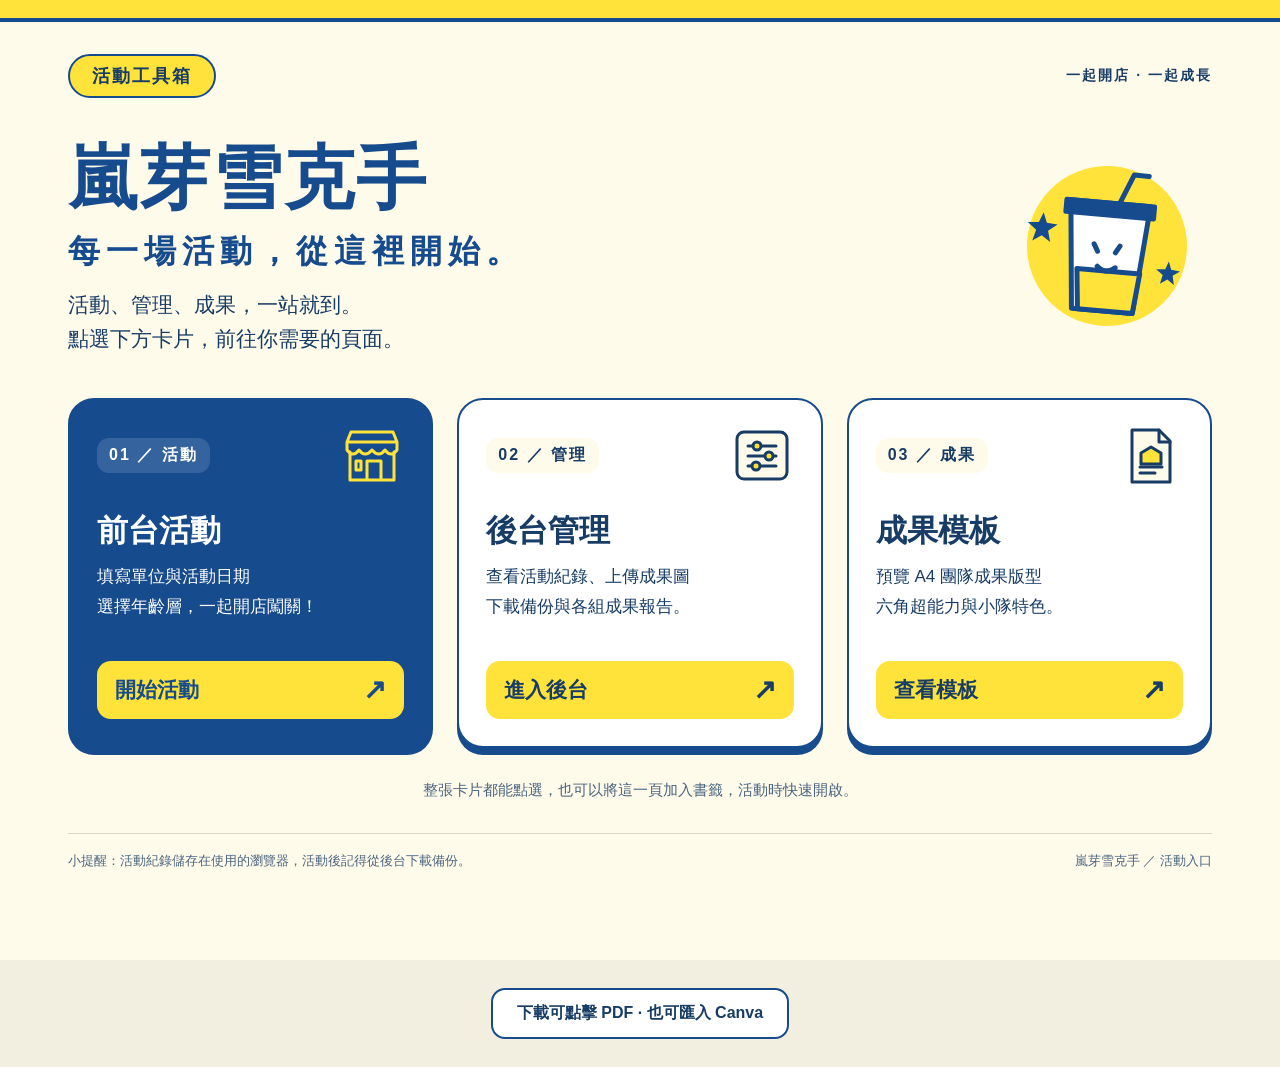
<file: activity-links.html>
<!doctype html>
<html lang="zh-Hant">
<head>
<meta charset="utf-8"><meta name="viewport" content="width=device-width,initial-scale=1">
<title>嵐芽雪克手｜活動工具箱</title>
<style>
:root{--blue:#164b8e;--yellow:#ffe33b;--cream:#fffbea;--ink:#173c66}*{box-sizing:border-box}body{margin:0;background:#f2eee0;color:var(--ink);font-family:'Noto Sans CJK TC','Microsoft JhengHei',sans-serif}a{color:inherit}.sheet{max-width:1440px;min-height:960px;margin:auto;background:var(--cream);padding:54px 68px 32px;position:relative;overflow:hidden}.sheet:before{content:'';position:absolute;left:0;top:0;width:100%;height:18px;background:var(--yellow);border-bottom:4px solid var(--blue)}.mast{display:flex;align-items:center;justify-content:space-between;margin-bottom:38px}.tag{background:var(--yellow);border:2px solid var(--blue);border-radius:30px;padding:8px 22px;font-size:18px;font-weight:900;letter-spacing:2px}.tiny{font-size:14px;font-weight:700;letter-spacing:2px}.hero{display:flex;align-items:center;justify-content:space-between;gap:30px;margin-bottom:42px}h1{font-size:70px;line-height:1.2;letter-spacing:2px;color:var(--blue);margin:0 0 18px;font-weight:900}h1 span{display:block;font-size:32px;letter-spacing:6px;margin-top:12px}.intro{font-size:21px;margin:0;line-height:1.6}.hero-art{width:210px;height:180px;flex-shrink:0;transform:rotate(5deg)}.cards{display:grid;grid-template-columns:repeat(3,minmax(0,1fr));gap:24px}.card{background:white;border:2.5px solid var(--blue);border-radius:26px;padding:24px 27px 27px;box-shadow:0 7px 0 #164b8e;display:flex;flex-direction:column;position:relative;text-decoration:none;min-height:350px;transition:transform .15s,box-shadow .15s}.card:hover{transform:translateY(-5px);box-shadow:0 12px 0 #164b8e}.card:focus-visible{outline:5px solid #e9a700;outline-offset:7px}.card-top{display:flex;align-items:center;justify-content:space-between;margin-bottom:24px}.number{font-size:16px;letter-spacing:2px;font-weight:800;background:var(--cream);border-radius:12px;padding:7px 12px}.icon{width:64px;height:64px}.card h2{font-size:31px;margin:0 0 13px;line-height:1.2;font-weight:900}.card p{font-size:17px;line-height:1.8;margin:0 0 22px;flex:1}.button{display:flex;align-items:center;justify-content:space-between;border-radius:14px;background:var(--yellow);padding:15px 18px;font-size:21px;font-weight:900}.button b{font-size:28px;line-height:1}.primary{background:var(--blue);color:white}.primary .number{background:#fff2;color:white}.primary .button{color:var(--blue)}.primary .icon{color:var(--yellow)}.caption{margin:28px 0 0;font-size:15px;line-height:1.8;color:#4b6581;text-align:center}.foot{margin-top:30px;padding-top:18px;border-top:1px solid #d8d7c4;display:flex;justify-content:space-between;gap:20px;font-size:13px;color:#4b6581}.download{display:block;width:max-content;max-width:100%;margin:28px auto;padding:13px 24px;border:2px solid var(--blue);border-radius:14px;background:white;font-weight:800;text-decoration:none}.arrow{font-family:Arial,sans-serif}.sr{position:absolute;width:1px;height:1px;overflow:hidden;clip:rect(0,0,0,0)}
@media(max-width:760px){.sheet{padding:45px 24px 30px;min-height:100vh}.mast{margin-bottom:30px}.tiny{display:none}.hero{margin-bottom:30px}.hero-art{width:105px;height:125px}h1{font-size:38px;letter-spacing:0}h1 span{font-size:23px;letter-spacing:3px}.intro{font-size:16px}.cards{grid-template-columns:1fr;gap:24px}.card{min-height:0;padding:23px}.card-top{margin-bottom:15px}.icon{width:48px;height:48px}.card h2{font-size:28px}.card p{font-size:16px;margin-bottom:18px}.foot{flex-direction:column;gap:8px}.caption{text-align:left;font-size:14px}}
@page{size:A4 landscape;margin:0}@media print{html,body{width:297mm;height:210mm;margin:0;background:white}.sheet{max-width:none;width:297mm;height:210mm;min-height:0;padding:12mm 14mm 7mm;print-color-adjust:exact;-webkit-print-color-adjust:exact}.sheet:before{height:4mm;border-bottom-width:.8mm}.mast{margin-bottom:7mm}.tag{font-size:4mm;padding:1.5mm 5mm}.tiny{font-size:3mm}.hero{margin-bottom:9mm;gap:6mm}h1{font-size:15mm;margin-bottom:3mm}h1 span{font-size:7mm;margin-top:2mm;letter-spacing:1.4mm}.intro{font-size:4.5mm}.hero-art{width:45mm;height:38mm}.cards{gap:5mm}.card{border-width:.6mm;border-radius:5mm;padding:5mm 5.5mm;min-height:76mm;box-shadow:0 1.5mm 0 #164b8e}.card-top{margin-bottom:5mm}.number{font-size:3.5mm;padding:1.5mm 2.5mm}.icon{width:13mm;height:13mm}.card h2{font-size:6.5mm;margin-bottom:2.5mm}.card p{font-size:3.7mm;margin-bottom:4mm}.button{font-size:4.5mm;padding:3mm 4mm;border-radius:3mm}.button b{font-size:6mm}.caption{font-size:3.2mm;margin-top:6mm}.foot{font-size:2.8mm;margin-top:6mm;padding-top:3mm}.download{display:none}}
</style>
</head>
<body>
<main class="sheet">
<header class="mast"><div class="tag">活動工具箱</div><div class="tiny">一起開店 · 一起成長</div></header>
<section class="hero"><div><h1>嵐芽雪克手<span>每一場活動，從這裡開始。</span></h1><p class="intro">活動、管理、成果，一站就到。<br>點選下方卡片，前往你需要的頁面。</p></div>
<svg class="hero-art" viewBox="0 0 210 180" aria-hidden="true"><circle cx="105" cy="90" r="80" fill="#ffe33b"/><g stroke="#164b8e" stroke-width="5" stroke-linejoin="round"><path d="M65 47h80l-9 108H75z" fill="white"/><path d="M61 47h88v12H61z" fill="#164b8e"/><path d="m113 49 13-32h15" fill="none" stroke-linecap="round"/><path d="M77 115h63l-4 40H81z" fill="#ffe33b"/><path d="m92 89 4 7m22-7-4 7M97 111q9 8 18 0" fill="none" stroke-linecap="round"/></g><path d="m39 62 4 10 11 1-9 7 3 11-9-6-9 6 3-11-9-7 11-1zM168 100l3 8 9 1-7 5 2 9-7-5-7 5 2-9-7-5 9-1z" fill="#164b8e"/></svg></section>
<nav class="cards" aria-label="活動入口">
<a class="card primary" href="https://wesley28063574.github.io/-/" target="_blank" rel="noopener"><div class="card-top"><span class="number">01 ／ 活動</span><svg class="icon" viewBox="0 0 64 64" fill="none" stroke="currentColor" stroke-width="3" stroke-linecap="round" stroke-linejoin="round" aria-hidden="true"><path d="M10 28v28h44V28M7 18h50l-4-10H11zM7 18v8q6 8 12 0 6 8 13 0 7 8 13 0 6 8 12 0v-8M27 56V37h14v19M16 37h5v9h-5z"/></svg></div><h2>前台活動</h2><p>填寫單位與活動日期<br>選擇年齡層，一起開店闖關！</p><span class="button">開始活動 <b class="arrow">↗</b></span></a>
<a class="card" href="https://wesley28063574.github.io/-/admin.html" target="_blank" rel="noopener"><div class="card-top"><span class="number">02 ／ 管理</span><svg class="icon" viewBox="0 0 64 64" fill="none" stroke="currentColor" stroke-width="3" stroke-linecap="round" stroke-linejoin="round" aria-hidden="true"><rect x="7" y="8" width="50" height="47" rx="7" fill="#fffbea"/><path d="M18 22h28M18 32h28M18 42h28"/><circle cx="27" cy="22" r="4" fill="#ffe33b"/><circle cx="39" cy="32" r="4" fill="#ffe33b"/><circle cx="26" cy="42" r="4" fill="#ffe33b"/></svg></div><h2>後台管理</h2><p>查看活動紀錄、上傳成果圖<br>下載備份與各組成果報告。</p><span class="button">進入後台 <b class="arrow">↗</b></span></a>
<a class="card" href="https://wesley28063574.github.io/-/report-template.html" target="_blank" rel="noopener"><div class="card-top"><span class="number">03 ／ 成果</span><svg class="icon" viewBox="0 0 64 64" fill="none" stroke="currentColor" stroke-width="3" stroke-linecap="round" stroke-linejoin="round" aria-hidden="true"><path d="M13 6h27l11 11v41H13z" fill="#fffbea"/><path d="M40 6v12h11M21 43h22M21 49h15"/><path d="m32 23 10 6v11H22V29z" fill="#ffe33b"/></svg></div><h2>成果模板</h2><p>預覽 A4 團隊成果版型<br>六角超能力與小隊特色。</p><span class="button">查看模板 <b class="arrow">↗</b></span></a>
</nav>
<p class="caption">整張卡片都能點選，也可以將這一頁加入書籤，活動時快速開啟。</p>
<footer class="foot"><span>小提醒：活動紀錄儲存在使用的瀏覽器，活動後記得從後台下載備份。</span><span>嵐芽雪克手 ／ 活動入口</span></footer>
</main>
<a class="download" href="downloads/lanstar-activity-links.pdf" download>下載可點擊 PDF · 也可匯入 Canva</a>
</body></html>
</file>
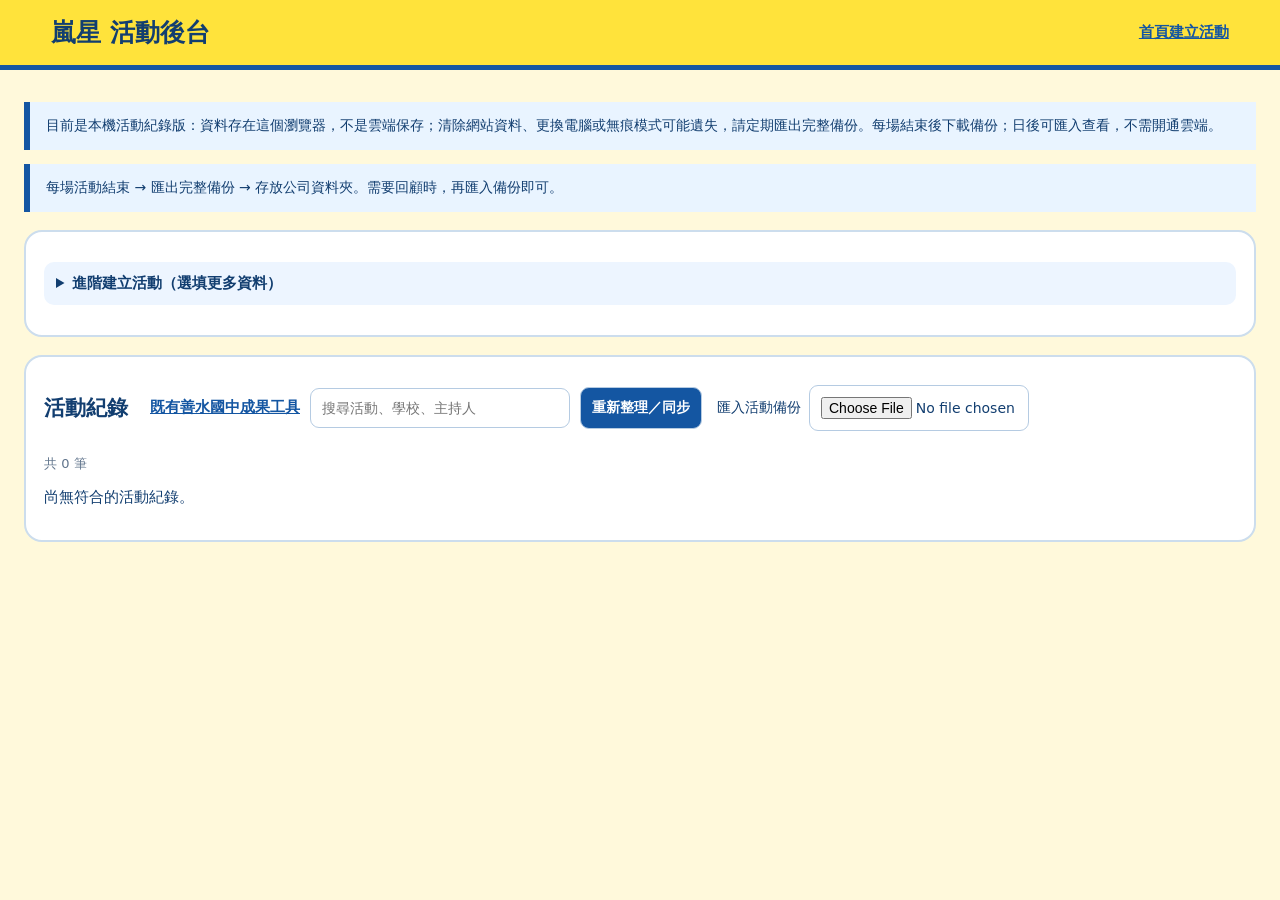
<file: admin.html>
<!doctype html><html lang="zh-Hant"><head><meta charset="utf-8"><meta name="viewport" content="width=device-width,initial-scale=1"><title>嵐星｜活動後台</title><link rel="stylesheet" href="assets/activity-admin.css?v=4"><link rel="stylesheet" href="assets/a4-report.css?v=9"></head><body><header><h1>嵐星 活動後台</h1><a href="Lansatar/?v=a4-radar-1">首頁建立活動</a></header><main><p id="storage-mode" class="notice"></p><p class="notice">每場活動結束 → 匯出完整備份 → 存放公司資料夾。需要回顧時，再匯入備份即可。</p><p id="status" role="status"></p><section id="cloud-panel" hidden><h2>雲端帳號登入</h2><form id="login-form"><label>電子郵件<input type="email" id="email" autocomplete="username" required></label><label>密碼<input type="password" id="password" autocomplete="current-password" required></label><button>登入並讀取雲端活動</button><button type="button" id="logout">登出</button></form></section><section><details><summary>進階建立活動（選填更多資料）</summary><form id="new-event"><div class="fields"><label>活動名稱<input name="name" maxlength="100" required placeholder="例如：○○國中門市挑戰"></label><label>日期<input name="date" type="date" required></label><label>學校／單位<input name="organization" maxlength="100"></label><label>地點<input name="location" maxlength="100"></label><label>活動類型<select name="kind"><option>偏鄉活動</option><option>學生參訪</option><option>其他活動</option></select></label><label>遊戲版本<select name="ageGroup"><option value="elementary">國小</option><option value="secondary" selected>國高中</option><option value="university">大學</option></select></label><label>對象／年齡層<input name="audience" maxlength="100" placeholder="例如：國中一年級"></label><label>主持人<input name="facilitator" maxlength="100"></label><label>實際人數<input name="participants" type="number" min="0" max="10000"></label><label>組數<select name="groupCount"><option>2</option><option>3</option><option>4</option><option>5</option><option>6</option></select></label></div><label>活動備註<textarea name="notes" maxlength="10000"></textarea></label><button>建立獨立活動檔案</button></form></details></section><section><div class="toolbar"><h2>活動紀錄</h2><a href="Lansatar/results-admin.html" target="_blank" rel="noopener">既有善水國中成果工具</a><input id="search" type="search" placeholder="搜尋活動、學校、主持人" aria-label="搜尋活動"><button id="refresh">重新整理／同步</button><label class="import-label">匯入活動備份<input type="file" id="import-file" accept="application/json,.json"></label></div><div id="events"></div></section><section id="event-detail" hidden></section></main><script src="assets/cloud-config.js"></script><script src="assets/activity-store.js?v=3"></script><script src="assets/activity-template.js?v=1"></script><script src="assets/age-content.js?v=7"></script><script src="assets/a4-report.js?v=9"></script><script src="assets/activity-artwork-admin.js?v=3"></script><script src="assets/activity-admin.js?v=17"></script></body></html>
</file>
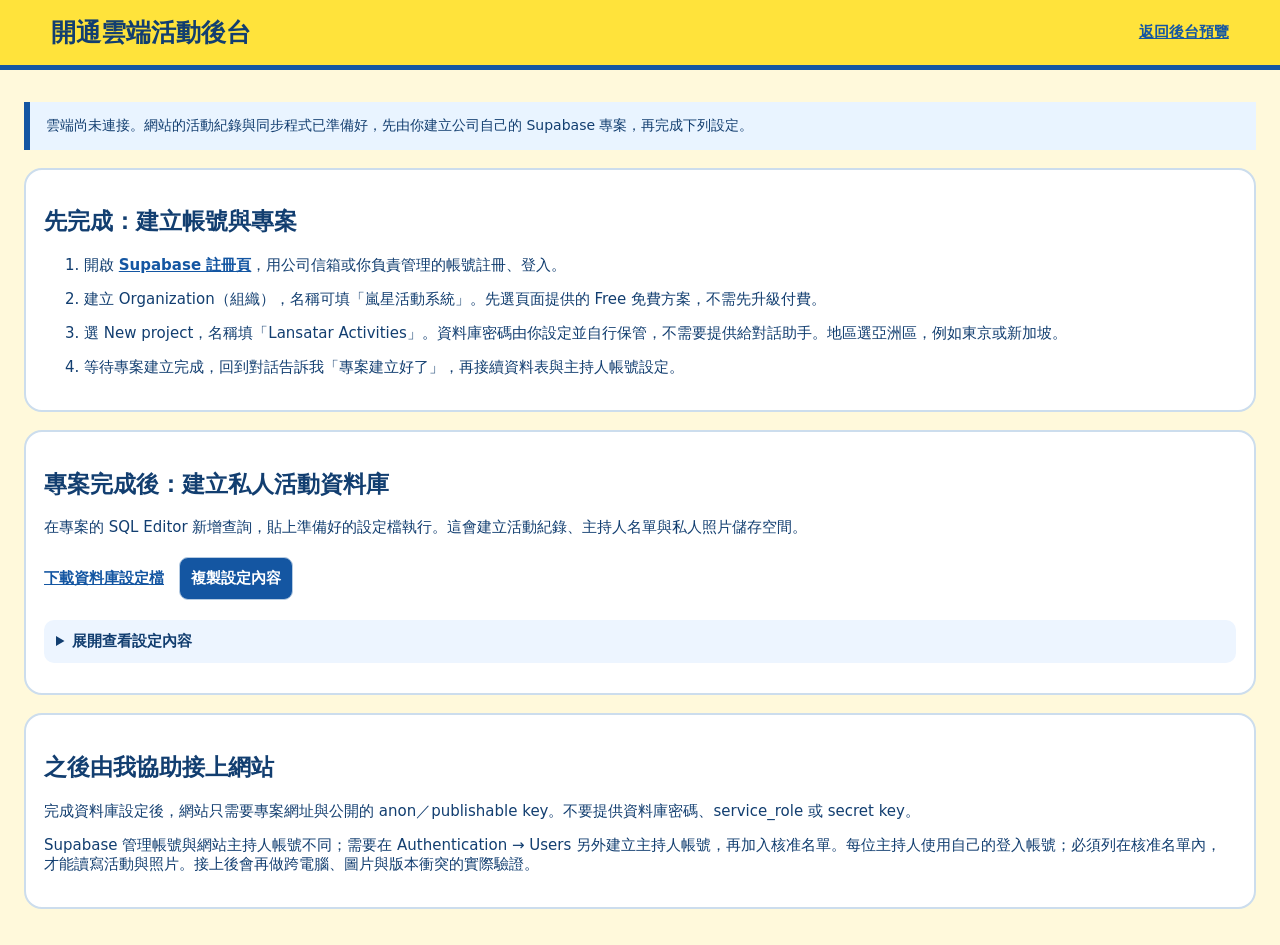
<file: cloud-setup.html>
<!doctype html><html lang="zh-Hant"><meta charset="utf-8"><meta name="viewport" content="width=device-width,initial-scale=1"><title>Lansatar｜開通雲端活動後台</title><link rel="stylesheet" href="assets/activity-admin.css?v=1"><header><h1>開通雲端活動後台</h1><a href="admin.html">返回後台預覽</a></header><main><p class="notice">雲端尚未連接。網站的活動紀錄與同步程式已準備好，先由你建立公司自己的 Supabase 專案，再完成下列設定。</p><section><h2>先完成：建立帳號與專案</h2><ol><li><p>開啟 <a href="https://supabase.com/dashboard/sign-up" target="_blank" rel="noopener">Supabase 註冊頁</a>，用公司信箱或你負責管理的帳號註冊、登入。</p></li><li><p>建立 Organization（組織），名稱可填「嵐星活動系統」。先選頁面提供的 Free 免費方案，不需先升級付費。</p></li><li><p>選 New project，名稱填「Lansatar Activities」。資料庫密碼由你設定並自行保管，不需要提供給對話助手。地區選亞洲區，例如東京或新加坡。</p></li><li><p>等待專案建立完成，回到對話告訴我「專案建立好了」，再接續資料表與主持人帳號設定。</p></li></ol></section><section><h2>專案完成後：建立私人活動資料庫</h2><p>在專案的 SQL Editor 新增查詢，貼上準備好的設定檔執行。這會建立活動紀錄、主持人名單與私人照片儲存空間。</p><p><a href="backend/supabase.sql" download>下載資料庫設定檔</a>　<button id="copy-sql">複製設定內容</button></p><p id="copy-status" role="status"></p><details><summary>展開查看設定內容</summary><pre id="sql" style="white-space:pre-wrap;overflow-wrap:anywhere"></pre></details></section><section><h2>之後由我協助接上網站</h2><p>完成資料庫設定後，網站只需要專案網址與公開的 anon／publishable key。不要提供資料庫密碼、service_role 或 secret key。</p><p>Supabase 管理帳號與網站主持人帳號不同；需要在 Authentication → Users 另外建立主持人帳號，再加入核准名單。每位主持人使用自己的登入帳號；必須列在核准名單內，才能讀寫活動與照片。接上後會再做跨電腦、圖片與版本衝突的實際驗證。</p></section></main><script>let sql='';fetch('backend/supabase.sql').then(r=>{if(!r.ok)throw Error('無法載入設定檔');return r.text()}).then(text=>{sql=text;document.getElementById('sql').textContent=text}).catch(e=>document.getElementById('copy-status').textContent=e.message);document.getElementById('copy-sql').onclick=async()=>{try{if(!sql)throw Error('設定檔仍在載入');await navigator.clipboard.writeText(sql);document.getElementById('copy-status').textContent='設定內容已複製，可貼到Supabase SQL Editor。'}catch(e){document.getElementById('copy-status').textContent='請展開設定內容手動複製，或下載設定檔。'}};</script></html>
</file>
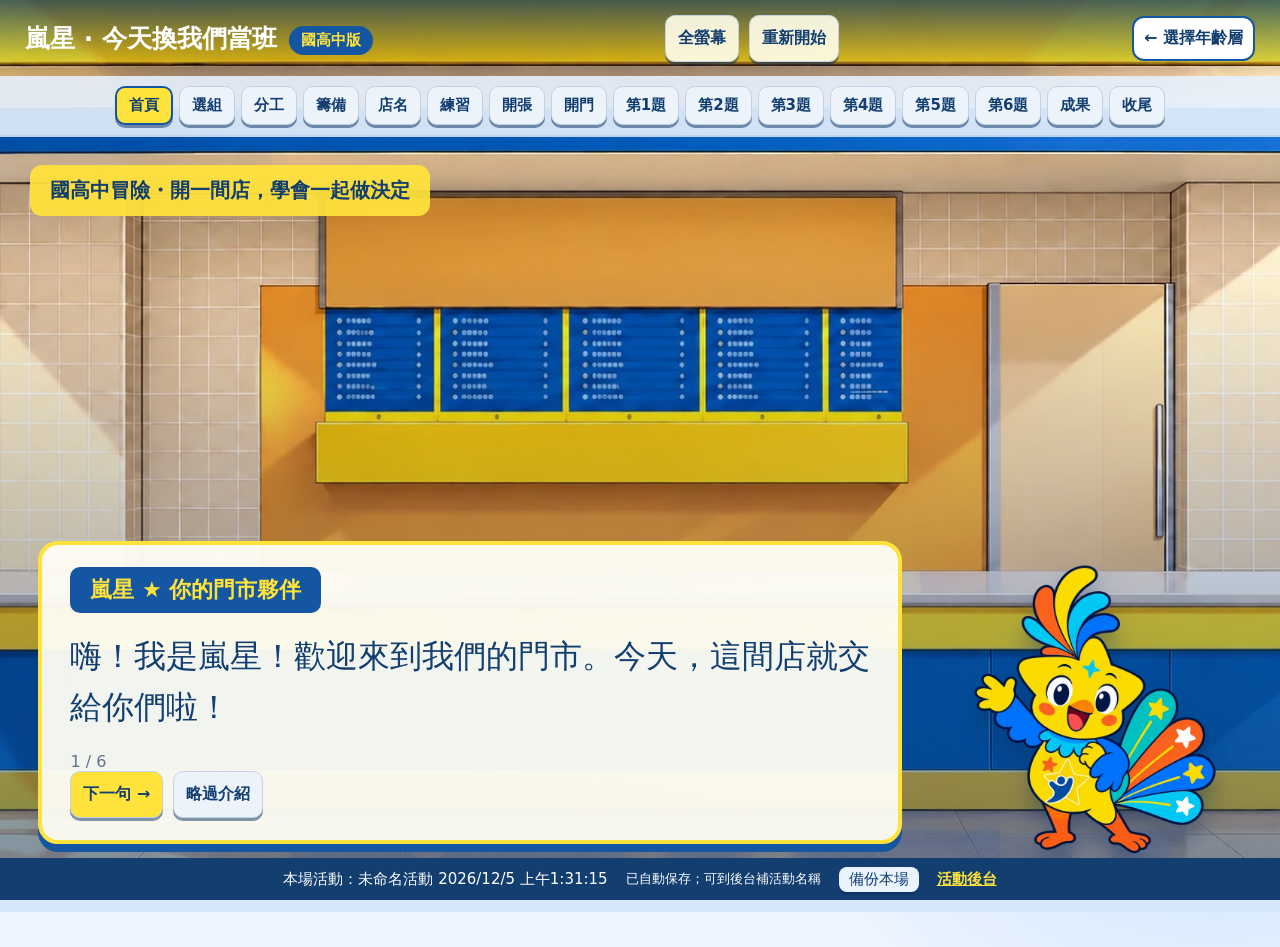
<file: game.html>
<!doctype html><html lang="zh-Hant"><meta charset="utf-8"><meta name="viewport" content="width=device-width,initial-scale=1"><title>嵐星｜今天換我們當班</title><link rel="stylesheet" href="assets/activity-game.css?v=3"><link rel="stylesheet" href="assets/a4-report.css?v=9"><link rel="stylesheet" href="assets/elementary-game.css?v=8"><link rel="stylesheet" href="assets/drink.css?v=20261020-voice-preview"><style>
*{box-sizing:border-box}body{margin:0;background:#eef4fc;color:#123e70;font-family:system-ui,sans-serif}header{background:#ffe33b;padding:18px 4%;display:flex;justify-content:space-between;gap:12px;align-items:center;border-bottom:5px solid #1559aa}header strong{font-size:25px}main{max-width:1200px;margin:24px auto;padding:0 22px}section,.panel{background:white;border-radius:20px;padding:26px;margin-bottom:18px;border:1px solid #d5e2f4}h1{font-size:clamp(28px,3vw,42px);margin:10px 0 18px}h2{margin:10px 0}p,li{font-size:20px;line-height:1.7}button,select,input{font:inherit;border-radius:10px;padding:12px;border:1px solid #c3d1e5}button{background:#1456a2;color:white;cursor:pointer;font-weight:bold}button:disabled{opacity:.4;cursor:default}.light{background:#edf3fb;color:#123e70}.yellow{background:#ffe33b;color:#123e70}.row{display:flex;gap:10px;align-items:center;flex-wrap:wrap}.grid{display:grid;grid-template-columns:repeat(3,minmax(0,1fr));gap:14px}.shop{background:#f5f8fd;border:2px solid #d6e3f6;padding:16px;border-radius:15px;overflow-wrap:anywhere}.sign{background:#ffe33b;padding:12px;border-radius:8px;font-weight:bold;font-size:23px;border-bottom:5px solid #1559aa}.tag{font-size:15px;color:#5a7190}.options{display:grid;gap:10px;margin:20px 0}.option{background:#edf4ff;border-left:6px solid #1559aa;padding:15px;font-size:22px;border-radius:8px}.timer{background:#123e70;color:white;padding:14px 22px;border-radius:16px;margin:16px 0;display:flex;align-items:center;gap:18px;flex-wrap:wrap}#clock{font-size:40px;font-variant-numeric:tabular-nums}.chosen{background:#ffe33b;color:#123e70;border:2px solid #1559aa}.scores{font-size:16px;line-height:1.9}footer{font-size:13px;margin:20px;color:#62748d}details{margin:15px 0;padding:15px;background:#f2f6fc;border-radius:12px}summary{cursor:pointer}input{max-width:100%;width:100%}.meter{height:7px;background:#d5e2f5;border-radius:10px;margin-top:8px}.meter span{display:block;background:#1456a2;height:100%;border-radius:10px}@media(max-width:750px){.grid{grid-template-columns:repeat(2,minmax(0,1fr))}header strong{font-size:18px}p,li,.option{font-size:18px}section{padding:18px}}@media(max-width:450px){.grid{grid-template-columns:1fr}}

main{max-width:1600px}.question-screen{min-height:calc(100svh - 165px);display:flex;flex-direction:column;justify-content:center;gap:clamp(10px,2vh,22px);padding:10px 1vw 24px}.question-screen h1{font-size:clamp(34px,4.5vw,68px);margin:0}.question-screen .story{font-size:clamp(25px,3vw,46px);line-height:1.55;margin:0}.question-screen .option{font-size:clamp(23px,2.6vw,40px);line-height:1.45;padding:clamp(12px,2vh,22px);margin:0}.question-screen .tag{font-size:clamp(16px,1.5vw,22px)}.answer-area{border-top:3px solid #ffe33b;padding-top:24px;margin-top:16px}.scroll-hint{font-size:18px;color:#62748d;text-align:center;margin:8px 0} .share-text{font-size:clamp(24px,3vw,40px)}@media(max-width:750px){.question-screen{min-height:calc(100svh - 130px)}.question-screen .story{font-size:25px}.question-screen .option{font-size:23px}}
.sign{background:#ffe33b;border:0;border-radius:8px;padding:14px 12px;display:flex;justify-content:center;align-items:center;min-height:105px}.sign-name{display:flex;align-items:center;justify-content:center;background:#1255a5;color:#ffe33b;border-radius:50%;width:100%;min-height:76px;padding:16px 18px;font-size:clamp(23px,2.2vw,34px);font-weight:900;letter-spacing:2px;white-space:nowrap;text-shadow:1px 2px 0 #073674;line-height:1.25}

.npc-scene{position:relative;min-height:calc(100svh - 175px);overflow:hidden;border-radius:20px;background-image:linear-gradient(0deg,#072c5c88,transparent 70%),url(assets/store-home-5b6584a3.webp);background-size:cover;background-position:center 42%;display:flex;align-items:flex-end;padding:30px;gap:22px}.npc-character{width:32%;max-height:65vh;object-fit:contain;filter:drop-shadow(0 15px 10px #082c5c55);animation:npcFloat 3s ease-in-out infinite;align-self:flex-end}.npc-dialogue{flex:1;background:#fffef5f5;border:4px solid #ffe33b;border-radius:20px;padding:25px;box-shadow:0 8px 0 #1456a2;margin-bottom:20px}.npc-name{background:#1456a2;color:#ffe33b;display:inline-block;border-radius:10px;padding:8px 20px;font-size:22px;font-weight:bold}.npc-dialogue p{font-size:clamp(24px,2.5vw,38px);line-height:1.6;min-height:3em}.npc-title{position:absolute;top:20px;left:25px;background:#ffe33bee;border-radius:12px;padding:12px 20px;font-size:24px;font-weight:bold}.npc-counter{font-size:16px;color:#62748d}@keyframes npcFloat{50%{transform:translateY(-9px)}}@media(prefers-reduced-motion:reduce){.npc-character{animation:none}}@media(max-width:650px){.npc-scene{padding:16px;flex-direction:column;justify-content:flex-end;gap:0}.npc-character{width:42%;height:220px;align-self:flex-start}.npc-dialogue{width:100%;padding:18px;margin:0}.npc-dialogue p{font-size:23px}.npc-title{font-size:18px;left:12px;top:12px}}

body:has(.npc-scene) main,body:has(.roles-board) main{max-width:none;padding:0 14px;margin:12px auto}body:has(.npc-scene) #progress,body:has(.roles-board) #progress{display:none}body:has(.npc-scene) #app,body:has(.roles-board) #app{padding:0;border:0;background:transparent}.npc-scene{min-height:calc(100svh - 120px);background-size:contain;background-repeat:no-repeat;background-position:center;background-color:#c8dced;flex-direction:row-reverse;padding:28px}.npc-character{width:28%;max-height:60vh}.npc-dialogue{max-width:760px;margin-bottom:12px;background:#fffef5f2}.roles-board{background:linear-gradient(150deg,#edf6ff,#fff9cf);padding:25px 35px;border-radius:20px;min-height:calc(100svh - 120px)}.roles-board h1{font-size:clamp(30px,3vw,52px)}.roles-lineup{width:100%;height:clamp(230px,42vh,480px);object-fit:contain;display:block}.role-labels{display:grid;grid-template-columns:repeat(4,minmax(0,1fr));text-align:center;gap:16px;margin-bottom:20px}.role-labels h2{font-size:clamp(25px,2.7vw,42px);margin:10px 0}.role-count{display:inline-block;background:#1456a2;color:#ffe33b;border-radius:20px;padding:6px 22px;font-size:30px}.role-labels p{font-size:clamp(14px,1.4vw,23px);margin:8px 0}.roles-board>.row{justify-content:center}@media(max-width:650px){.npc-scene{flex-direction:column;min-height:calc(100svh - 105px);padding:15px}.npc-character{align-self:flex-end;width:40%;height:210px}.npc-dialogue{width:100%;max-width:none}.roles-board{padding:18px 10px}.role-labels{gap:5px}.role-labels h2{font-size:19px}.role-count{font-size:23px;padding:5px 12px}.roles-lineup{height:auto}.role-labels p{font-size:12px}}

.mission{background:linear-gradient(135deg,#eaf5ff,#fff5b3);padding:28px;border-radius:24px}.mission-kicker{font-size:24px;font-weight:900;color:#1456a2}.mission h1{font-size:clamp(34px,4.5vw,68px)}.mission-sub{font-size:clamp(24px,2.6vw,38px)}.mission-cards{display:grid;grid-template-columns:repeat(3,1fr);gap:22px;margin:30px 0}.mission-card{background:white;border:3px solid #1456a2;border-radius:22px;padding:24px;position:relative;box-shadow:0 8px 0 #1456a2}.mission-number{background:#ffe33b;border-radius:12px;padding:6px 12px;font-weight:900;display:inline-block;font-size:25px}.mission-icon{font-size:65px;text-align:center}.mission-card h2{font-size:clamp(32px,3.5vw,52px);text-align:center}.mission-card p{text-align:center;font-size:clamp(20px,2vw,30px)}.team-equation{font-size:clamp(23px,2.8vw,40px);font-weight:bold;text-align:center}.countdown-stage{position:fixed;inset:0;z-index:9999;background:radial-gradient(circle at 75% 15%,#347ae0,#092e62 70%);color:white;display:flex;align-items:center;justify-content:center;gap:3vw;padding:4vw;overflow:auto}.countdown-npc{width:25%;max-height:65vh;object-fit:contain;animation:npcFloat 2s ease-in-out infinite}.countdown-center{width:min(900px,70%);text-align:center}.countdown-label{font-size:clamp(24px,3vw,48px);color:#ffe33b;font-weight:bold}#stage-clock{font-size:clamp(90px,16vw,250px);font-weight:950;line-height:1.2;font-variant-numeric:tabular-nums;text-shadow:0 9px 0 #031d42}#stage-message{font-size:clamp(22px,2.8vw,40px)}.countdown-track{height:15px;background:#ffffff30;border-radius:20px;margin:25px 0;overflow:hidden}#stage-fill{height:100%;background:#ffe33b;transition:width .25s}.countdown-reminder{font-size:clamp(18px,2vw,30px);margin:25px 0}.countdown-center .row{justify-content:center}.countdown-center label{font-size:18px}.countdown-center input{width:100px;padding:0}.urgent{background:radial-gradient(circle at 70% 20%,#bd5910,#562254 75%)}.urgent #stage-clock{color:#ffe33b;animation:timePulse .8s ease-in-out infinite}@keyframes timePulse{50%{transform:scale(1.025)}}@media(prefers-reduced-motion:reduce){.countdown-npc,.urgent #stage-clock{animation:none}}@media(max-width:650px){.mission-cards{grid-template-columns:1fr}.countdown-stage{flex-direction:column}.countdown-npc{height:150px;width:35%}.countdown-center{width:100%}}

body:has(.npc-scene){overflow:hidden}body:has(.npc-scene) header{position:absolute;top:0;left:0;right:0;z-index:3;background:linear-gradient(#073367bb,transparent);border:0;color:#fff;padding:15px 25px}body:has(.npc-scene) header .light{background:#fffde9e8}body:has(.npc-scene) main{margin:0;padding:0;width:100%;max-width:none}body:has(.npc-scene) #app{margin:0;border-radius:0}body:has(.npc-scene) footer{display:none}.npc-scene{height:100svh;min-height:100svh;border-radius:0;background-size:cover;background-position:center;align-items:flex-end;padding:clamp(20px,3vw,50px);gap:3vw}.npc-title{top:85px;left:30px;font-size:20px}.npc-character{width:25%;max-height:58svh;flex-shrink:0}.npc-dialogue{max-width:none;flex:1;margin-bottom:2vh;padding:22px 28px}.npc-dialogue p{font-size:clamp(25px,2.5vw,40px);margin:18px 0}.npc-scene .npc-character{align-self:flex-end}@media(max-width:650px){.npc-scene{height:100svh;min-height:100svh;flex-direction:column;padding:15px;justify-content:flex-end;gap:0}.npc-title{top:80px;left:15px}.npc-character{width:35%;max-height:30svh}.npc-dialogue{flex:0;width:100%;padding:16px;margin-bottom:0}.npc-dialogue p{font-size:23px}body:has(.npc-scene) header{padding:12px}body:has(.npc-scene) header strong{font-size:16px}}

body{background:radial-gradient(circle at 8% 20%,#fff7b0 0,transparent 35%),radial-gradient(circle at 95% 65%,#bfdcff 0,transparent 35%),#edf5ff}#app{box-shadow:0 12px 0 #d5e6fa;border:2px solid #c7ddf5}button{transition:transform .15s,box-shadow .15s;box-shadow:0 3px 0 #082f6080}button:hover:not(:disabled){transform:translateY(-2px)}button:active:not(:disabled){transform:translateY(1px);box-shadow:none}.coach-strip{display:flex;align-items:center;gap:18px;background:linear-gradient(110deg,#1456a2,#2681d6);color:#fff;border-radius:18px;padding:12px 22px;margin-bottom:24px;font-size:clamp(20px,2.1vw,32px);font-weight:bold;border-bottom:5px solid #ffe33b}.coach-strip img{height:95px;width:85px;object-fit:contain;filter:drop-shadow(0 3px 0 #083573);animation:npcFloat 3s ease-in-out infinite}.shop{box-shadow:0 5px 0 #cadff4;border:2px solid #b9d6f4}.shop .row{margin-top:14px}.shop .row button{min-width:64px;font-size:25px}.shop .tag{margin:8px 0}.option{background:linear-gradient(100deg,#e1eeff,#f5f9ff);box-shadow:0 4px 0 #cedff3;border-radius:16px}.question-screen{position:relative}.question-screen h1{color:#1255a5}.question-screen .tag{background:#ffe33b;border-radius:30px;padding:9px 18px;align-self:flex-start;font-weight:bold;color:#123e70}.answer-area h2{display:inline-block;background:#ffe33b;border-radius:12px;padding:12px 25px}body[data-phase="names"] h1,body[data-phase="results"] h1,body[data-phase="finish"] h1{color:#1255a5;font-size:clamp(34px,4vw,58px)}body[data-phase="names"] .shop{background:#fff9d4;border:3px solid #ffe33b}body[data-phase="results"] .shop{background:linear-gradient(140deg,#fffbd7,#e9f4ff);border:3px solid #ffe33b}body[data-phase="detail"] #app{background:linear-gradient(150deg,#fffef3,#eaf5ff)}body[data-phase="career"] #app>p,body[data-phase="finish"] #app>h2{background:#edf5ff;border-left:7px solid #ffe33b;border-radius:12px;padding:20px}body.revealed .share-text{background:#fff5b6;border:3px dashed #eac632;border-radius:18px;padding:20px}body[data-phase="setup"] h1{font-size:clamp(35px,4.5vw,65px)}body[data-phase="setup"] #app>p{font-size:clamp(22px,2.3vw,32px)}body[data-phase="practice"] .option{font-size:clamp(23px,2.6vw,38px);padding:20px;margin:12px 0}body[data-phase="practice"] h1{font-size:clamp(34px,4vw,58px)}@media(prefers-reduced-motion:reduce){.coach-strip img{animation:none}button{transition:none}}
.group-choices{display:grid;grid-template-columns:repeat(5,minmax(0,1fr));gap:18px;margin:25px 0}.group-choice{display:flex;flex-direction:column;align-items:center;justify-content:center;min-height:200px;background:#edf5ff;color:#1456a2;border:4px solid #b7d4f3;border-radius:22px;gap:5px}.group-choice strong{font-size:clamp(60px,6vw,92px);line-height:1}.group-choice span{font-size:30px}.group-choice small{font-size:20px}.group-selected{background:#ffe33b;border-color:#1456a2;box-shadow:0 7px 0 #1456a2}.group-status{font-weight:bold;text-align:center}.setup-start{display:block;margin:20px auto;font-size:26px;padding:20px 35px}@media(max-width:650px){.group-choices{grid-template-columns:repeat(3,minmax(0,1fr));gap:10px}.group-choice{min-height:160px}.group-choice small{font-size:15px}.setup-start{font-size:21px}}

.setup-copy{margin:5px 0!important;font-size:clamp(20px,2vw,29px)!important}.flow-nav{position:relative;z-index:5;display:flex;gap:6px;flex-wrap:wrap;background:#e6f0fc;padding:10px 18px;border-bottom:2px solid #bcd4f0}.flow-nav button{font-size:15px;padding:8px 12px}.flow-nav .nav-active{background:#ffe33b;color:#123e70;border:2px solid #1456a2}.nav-note{background:#fff5b8;color:#123e70;padding:0 20px}.nav-note:not(:empty){padding:12px 20px}.action-modal{position:fixed;inset:0;z-index:20000;background:#092b62bb;display:flex;align-items:center;justify-content:center;padding:20px}.action-modal .panel{width:min(650px,100%);border:4px solid #ffe33b}.action-modal button{margin-right:10px}.presentation header{position:relative!important}.presentation main{max-width:none;width:100%;margin:10px 0}body:has(.npc-scene) .flow-nav{position:absolute;top:76px;left:0;right:0;background:#e6f0fce8}body:has(.npc-scene) .npc-title{top:165px}body:has(.npc-scene) header{z-index:6}

body[data-phase="names"] #app{background:radial-gradient(circle at 5% 5%,#fff1a5,transparent 40%),linear-gradient(145deg,#fffef5,#eaf5ff)}.opening-label{display:inline-block;background:#ffe33b;border-radius:30px;padding:8px 20px;font-size:24px;font-weight:bold}.opening-line{font-size:clamp(23px,2.5vw,36px);font-weight:bold}.name-grid{gap:24px;margin:28px 0}.opening-shop{position:relative;background:#fff!important;border:3px solid #1456a2!important;border-radius:20px;box-shadow:0 8px 0 #bad5f4;padding:22px;overflow:hidden}.opening-group{font-weight:bold;font-size:22px;margin-bottom:20px;color:#1456a2}.editable-sign{padding:18px 12px;min-height:140px;border:5px solid #ffdc20;box-shadow:0 5px 0 #d6b921;position:relative}.sign-input{background:#1255a5;color:#ffe33b;border:3px solid transparent;border-radius:50%;font-size:clamp(25px,2.6vw,40px);font-weight:900;letter-spacing:2px;text-align:center;min-height:92px;padding:20px 12px;width:100%;outline:none;text-shadow:1px 2px #073674}.sign-input::placeholder{color:#ffe33b99;text-shadow:none}.sign-input:focus{border-color:white;box-shadow:0 0 0 4px #1255a5}.opening-status{text-align:center;font-size:18px;font-weight:bold;color:#1456a2;margin-top:22px}.opening-decoration{text-align:center;color:#e4ad00;font-size:26px;margin-top:12px;letter-spacing:6px}.opening-next{display:block;margin:25px auto;font-size:25px;padding:20px 30px}.opening-shop:focus-within{transform:translateY(-3px);border-color:#f2be0b!important}.opening-shop{transition:transform .2s}@media(max-width:650px){.name-grid{gap:14px}.opening-shop{padding:15px}.sign-input{font-size:29px}.opening-next{font-size:21px}}@media(prefers-reduced-motion:reduce){.opening-shop{transition:none}}

.name-counter{text-align:center;margin-top:10px;color:#62748d;font-size:16px}.sign-input{font-size:clamp(22px,2.15vw,34px);letter-spacing:1px}.round-visual{position:relative;min-height:190px;border-radius:22px;overflow:hidden;background:linear-gradient(130deg,#d9edff,#fff6b1);border:2px solid #c2def6;padding:18px 24px;flex-shrink:0}.round-label{position:relative;z-index:2;font-size:clamp(18px,1.8vw,26px);font-weight:900;color:#1456a2}.round-icon{position:absolute;font-size:85px;left:42%;top:48px;animation:propBob 2.8s ease-in-out infinite}.round-npc{position:absolute;width:130px;height:155px;object-fit:contain;right:8%;bottom:0;animation:npcFloat 3s ease-in-out infinite}.scene-bubble{position:absolute;background:#ffffffee;border:2px solid #1456a2;border-radius:20px;padding:12px 18px;font-size:clamp(18px,1.7vw,26px);font-weight:bold;z-index:2}.bubble-one{left:7%;top:65px;transform:rotate(-3deg)}.bubble-two{right:23%;bottom:22px;transform:rotate(2deg)}.round-skill{position:absolute;bottom:15px;left:24px;font-size:17px;font-weight:bold;color:#496785}.scene-spark{position:absolute;color:#eebd00;font-size:24px;bottom:25px;animation:sparkDrift 4s ease-in-out infinite;pointer-events:none}.q-scene-1 .round-visual{background:linear-gradient(130deg,#dcf9ec,#fff5ad)}.q-scene-2 .round-visual{background:linear-gradient(130deg,#dceaff,#e6e1ff)}.q-scene-3 .round-visual{background:linear-gradient(130deg,#f9e5ce,#fff4b0)}.q-scene-4 .round-visual{background:linear-gradient(130deg,#cceafb,#dceaff)}.q-scene-5 .round-visual{background:linear-gradient(130deg,#d6f4ed,#d9e5ff)}.question-screen{justify-content:flex-start;gap:18px}.question-screen .option{position:relative;overflow:hidden}.question-screen .option:before{content:'';position:absolute;inset:0;background:linear-gradient(110deg,transparent 30%,#ffffff70 50%,transparent 70%);transform:translateX(-100%);animation:optionShine 10s ease-in-out infinite;pointer-events:none}.question-screen .option:nth-of-type(2){animation-delay:.2s}.question-screen h1{margin-top:0;font-size:clamp(34px,4vw,60px)}.question-screen .story{font-size:clamp(25px,2.7vw,42px)}.question-screen .option{font-size:clamp(23px,2.4vw,36px)}@keyframes propBob{50%{transform:translateY(-6px) rotate(4deg)}}@keyframes sparkDrift{50%{transform:translateY(-22px);opacity:.45}}@keyframes optionShine{0%,75%{transform:translateX(-100%)}95%,100%{transform:translateX(100%)}}@media(prefers-reduced-motion:reduce){.round-icon,.round-npc,.scene-spark,.question-screen .option:before{animation:none}.question-screen .option:before{display:none}}@media(max-width:650px){.round-visual{min-height:180px;padding:12px}.round-icon{font-size:60px;left:40%;top:70px}.round-npc{width:80px;height:100px;right:3%}.bubble-one{left:3%;top:58px}.bubble-two{right:23%;bottom:30px}.scene-bubble{font-size:15px;padding:8px}.round-label{font-size:17px}.round-skill{font-size:14px;left:12px;bottom:9px}}

.reveal-controls{margin-top:auto;padding:20px;background:#fff8c7;border:2px dashed #e5bf23;border-radius:16px}.reveal-controls .row{margin-top:14px}.reveal-controls button{font-size:clamp(21px,2vw,30px);padding:15px 25px}.warmup-screen{min-height:65vh}.warmup-screen h1{font-size:clamp(34px,4vw,60px)}

.comic-story{display:grid;grid-template-columns:minmax(0,1fr) minmax(0,1fr);gap:26px;align-items:center}.comic-panel{width:100%;aspect-ratio:3072 / 3072;border:4px solid #123e70;box-shadow:7px 7px 0 #ffe33b;background-size:200% 300%;background-repeat:no-repeat;border-radius:5px;max-width:480px;justify-self:center}.comic-story .story{padding:20px;background:#fffdf1;border:3px solid #123e70;border-radius:20px;position:relative}.question-screen .option:before{display:none}.question-screen .option{border:3px solid #123e70;border-left:10px solid #1456a2;background:#fffdf5;box-shadow:4px 4px 0 #ffe33b}.question-screen h1{text-shadow:2px 2px 0 #ffe33b}.question-screen .tag{border:2px solid #123e70}.question-screen{gap:24px}@media(max-width:700px){.comic-story{grid-template-columns:1fr}.comic-panel{max-width:350px}.comic-story .story{font-size:24px;padding:15px}}
body[data-phase="play"] .coach-strip img{animation:none}body[data-phase="practice"] .coach-strip img{animation:none}body[data-phase="practice"] .option:before{display:none}body[data-phase="practice"] .option{background:#fffdf5;border:3px solid #123e70;border-left:10px solid #1456a2;box-shadow:4px 4px 0 #ffe33b}.practice-comic{margin:20px 0}.personal-store{width:min(760px,100%);margin:20px auto 35px;background:#e5f1ff;border:4px solid #123e70;border-radius:16px;overflow:hidden;box-shadow:10px 10px 0 #ffe33b}.store-roof{text-align:center;background:#1456a2;color:#ffe33b;padding:14px;font-size:22px;font-weight:bold}.personal-store .store-sign{width:min(400px,85%);margin:20px auto;min-height:100px}.personal-store .sign-name{font-size:clamp(23px,3vw,36px);min-height:76px}.store-awning{height:30px;background:repeating-linear-gradient(90deg,#ffe33b 0 45px,#fff 45px 90px);border-block:3px solid #123e70}.store-windows{display:grid;grid-template-columns:1fr .7fr 1fr;gap:16px;padding:25px}.store-window,.store-door{background:#123e70;color:#ffe33b;border:6px solid #fff;text-align:center;padding:30px 8px;font-size:24px}.store-door{padding-top:48px;font-size:17px}.store-base{text-align:center;padding:15px;background:#ffe33b;font-weight:bold}.feedback-cards{display:grid;grid-template-columns:repeat(3,minmax(0,1fr));gap:16px;margin:25px 0}.feedback-card{background:#fffbe7;border:2px solid #e4cd70;border-radius:15px;padding:18px}.feedback-card p{font-size:19px}.photo-section{margin:30px 0;border-top:3px solid #ffe33b;padding-top:25px}.photo-frame{background:white;border:5px solid #123e70;box-shadow:7px 7px 0 #ffe33b;padding:12px;width:min(900px,100%);margin:25px auto}.photo-frame img{width:100%;max-height:500px;object-fit:contain;display:block}.photo-caption{text-align:center;background:#ffe33b;padding:12px;font-weight:bold;font-size:24px}.photo-frame>p{text-align:center;padding:40px}@media(max-width:700px){.feedback-cards{grid-template-columns:1fr}.store-windows{gap:8px;padding:15px}.store-window{font-size:18px}}

body[data-phase="opening"] main{margin:0;padding:0;max-width:none}body[data-phase="opening"] #app{padding:0;margin:0;border:0;border-radius:0}body[data-phase="opening"] .coach-strip,body[data-phase="opening"] #progress,body[data-phase="opening"] footer{display:none}.opening-comic-stage{min-height:calc(100svh - 155px);position:relative;background-size:cover;background-position:center;display:flex;align-items:flex-end;padding:3vw;background-color:#d9eaff}.opening-comic-dialog{width:min(1150px,94%);margin:auto auto 0;background:#fffdf5f5;border:4px solid #123e70;box-shadow:8px 8px 0 #ffe33b;border-radius:18px;padding:22px 30px}.opening-speech{font-size:clamp(28px,3vw,46px);font-weight:bold;line-height:1.5;animation:speechEnter .4s ease-out}.opening-comic-dialog button{font-size:clamp(20px,1.8vw,28px);padding:15px 22px}.opening-comic-dialog .tag{margin-bottom:12px}@keyframes speechEnter{from{opacity:0;transform:translateY(12px)}to{opacity:1;transform:translateY(0)}}@media(prefers-reduced-motion:reduce){.opening-speech{animation:none}}@media(max-width:650px){.opening-comic-stage{min-height:calc(100svh - 190px);padding:20px 10px}.opening-comic-dialog{width:100%;padding:16px}.opening-speech{font-size:25px}}

.opening-comic-stage{padding:12px 2vw;min-height:calc(100svh - 155px)}.opening-comic-dialog{width:min(1280px,98%);margin:auto auto 0;padding:12px 20px;border-width:3px;border-radius:14px;box-shadow:5px 5px 0 #ffe33b;background:#fffdf5ed}.opening-comic-dialog .npc-name{font-size:17px;padding:5px 12px}.opening-speech{font-size:clamp(24px,2.4vw,35px);line-height:1.3;margin:10px 0}.opening-comic-dialog .tag{font-size:13px;margin-bottom:5px}.opening-comic-dialog button{font-size:clamp(17px,1.5vw,23px);padding:8px 16px}.opening-comic-dialog .row{justify-content:flex-end}.opening-comic-dialog .npc-name{float:left;margin-right:15px}.opening-comic-dialog .tag{clear:both}.opening-comic-dialog .opening-speech{min-height:0}@media(max-width:650px){.opening-comic-stage{padding:8px}.opening-comic-dialog{padding:10px 13px;width:100%}.opening-speech{font-size:22px}.opening-comic-dialog .npc-name{float:none;margin:0}.opening-comic-dialog button{font-size:17px;padding:8px 11px}}

body[data-phase="doors"] main{margin:0;padding:0;max-width:none}body[data-phase="doors"] #app{padding:0;border:0;border-radius:0;margin:0}body[data-phase="doors"] .coach-strip,body[data-phase="doors"] #progress,body[data-phase="doors"] footer{display:none}.doors-scene{position:relative;min-height:calc(100svh - 155px);background-size:cover;background-position:center;overflow:hidden;background-color:#b8d9f1;display:flex;align-items:flex-end;justify-content:center;padding:20px}.shop-shutter{position:absolute;inset:0;background:repeating-linear-gradient(0deg,#aab7c4 0 22px,#dce4eb 22px 25px,#7c8fa2 25px 27px);border-bottom:12px solid #4e647c;z-index:2;animation:shutterUp 2.6s cubic-bezier(.4,0,.2,1) forwards;display:flex;justify-content:center;align-items:center;box-shadow:0 10px 25px #08264466}.shutter-sign{background:#ffe33b;color:#1456a2;border:5px solid #1456a2;border-radius:20px;padding:25px 60px;font-size:clamp(35px,5vw,70px);font-weight:900}.doors-caption{z-index:3;background:#fffdf5ee;border:3px solid #123e70;box-shadow:5px 5px 0 #ffe33b;border-radius:16px;padding:15px 25px;text-align:center;animation:captionEnter .4s 2.6s both}.doors-title{font-size:clamp(24px,3vw,40px);font-weight:bold;margin-bottom:10px}.doors-caption button{font-size:clamp(20px,2vw,28px)}@keyframes shutterUp{0%,12%{transform:translateY(0)}100%{transform:translateY(-102%)}}@keyframes captionEnter{from{opacity:0;transform:translateY(15px);visibility:hidden}to{opacity:1;transform:translateY(0);visibility:visible}}@media(prefers-reduced-motion:reduce){.shop-shutter{animation:none;transform:translateY(-102%)}.doors-caption{animation:none}}

.flow-nav{justify-content:center}.roles-board{max-width:1500px;margin:0 auto;text-align:center}.role-labels{gap:20px;max-width:1400px;margin:25px auto}.role-aligned-card{display:flex;flex-direction:column;align-items:center;min-width:0}.role-portrait{width:100%;aspect-ratio:.75;background-size:400% 100%;background-repeat:no-repeat}.role-labels h2{margin:14px 0 12px;line-height:1.2}.role-labels p{min-height:2em}.result-store-scene{position:relative;width:min(1000px,100%);margin:25px auto;border:4px solid #123e70;border-radius:16px;overflow:hidden;box-shadow:7px 7px 0 #ffe33b}.result-store-scene>img:first-child{display:block;width:100%}.result-store-name{position:absolute;top:11%;left:26%;width:44%;height:12%;display:flex;justify-content:center;align-items:center;background:#1255a5;color:#ffe33b;border-radius:50%;font-size:clamp(22px,3.2vw,42px);font-weight:900;letter-spacing:1px}.store-team-photo{position:absolute;left:15%;bottom:6%;width:70%;height:43%;object-fit:contain;background:#fff9;border:5px solid white;box-shadow:0 5px 20px #123e7044}.store-photo-hint{position:absolute;left:15%;bottom:6%;width:70%;padding:14px;border-radius:15px;background:#fffdf1e8;text-align:center;font-size:clamp(16px,2vw,26px);font-weight:bold}body[data-phase="detail"] main,body[data-phase="results"] main,body[data-phase="finish"] main{max-width:1400px;margin:25px auto;padding:0 28px}body[data-phase="detail"] #app,body[data-phase="results"] #app,body[data-phase="finish"] #app{text-align:center;padding:35px}body[data-phase="detail"] #app>svg{display:block;margin:20px auto}body[data-phase="detail"] #app>.row{justify-content:center}.feedback-cards{max-width:1200px;margin:30px auto}.feedback-card{border:3px solid #1456a2;background:linear-gradient(145deg,#fff9c4,#fff);box-shadow:4px 4px 0 #ffe33b}.score-badges{display:grid;grid-template-columns:repeat(3,1fr);gap:18px;max-width:1050px;margin:30px auto}.score-badge{background:linear-gradient(130deg,#e5f2ff,#fffbe1);border:3px solid #1456a2;border-radius:20px;padding:22px;box-shadow:4px 4px 0 #ffe33b}.score-icon{font-size:35px}.score-value{font-size:52px;color:#1456a2}.score-badge h3{font-size:24px;margin:10px 0}.score-track{height:12px;border-radius:20px;background:#cbdcf0;margin-top:15px;overflow:hidden}.score-track>div{height:100%;background:#f0c600;border-radius:20px}.photo-section input{display:block;max-width:700px;margin:20px auto}.photo-section>button{margin:auto}.photo-frame{max-width:700px}body[data-phase="detail"] #app>.scores{max-width:1000px;margin:8px auto;padding:12px;border-radius:12px;background:#edf5ff}@media(max-width:700px){.role-labels{gap:8px}.role-portrait{aspect-ratio:.75}.score-badges{grid-template-columns:repeat(2,1fr)}body[data-phase="detail"] #app,body[data-phase="results"] #app{padding:18px}.result-store-name{font-size:clamp(13px,4vw,22px)}.score-value{font-size:40px}.score-badge{padding:14px}.score-badge h3{font-size:19px}}
.role-portrait{clip-path:inset(0 5% 0 5%)}.role-aligned-card .role-portrait{background-color:transparent}.role-portrait{background-size:200% 200%;aspect-ratio:1;clip-path:none}.role-aligned-card .role-portrait{background-size:200% 200%}.shop .row{display:grid;grid-template-columns:repeat(5,minmax(0,1fr));gap:7px}.shop .row button{min-width:0;padding:11px 4px}.question-screen .option:nth-child(n){animation:none}.question-screen .option{font-size:clamp(23px,2.2vw,34px)}

.full-comic-backdrop{position:fixed;inset:140px 0 0;z-index:0;overflow:hidden;background:#ffe33b;pointer-events:none}.full-comic-backdrop img{position:absolute;max-width:none;display:block}.single-comic-background{width:100%;height:100%;object-fit:cover;object-position:center 40%}.atlas-comic-background{width:200%;height:300%;object-fit:fill}.full-comic-backdrop:after{content:'';position:absolute;inset:0;background:linear-gradient(90deg,#fff8c500,#fffdf52e)}body.comic-full-page main{position:relative;z-index:1;max-width:none;margin:15px auto;padding:0 24px}body.comic-full-page #app{background:transparent;border:0;box-shadow:none;padding:22px}body.comic-full-page header,body.comic-full-page .flow-nav{position:relative;z-index:5}body.comic-full-page #progress{background:#fffdf1e8;display:inline-block;padding:8px 14px;border-radius:10px}body.comic-full-page .coach-strip{background:#1255a5e8;max-width:1100px;margin:0 auto 20px}body.comic-full-page .question-screen{min-height:calc(100svh - 200px);padding:10px 0 25px;gap:20px}body.comic-full-page .question-screen>h1,body.comic-full-page #app>h1{background:#fffdf1ee;border:3px solid #123e70;box-shadow:5px 5px 0 #ffe33b;padding:12px 22px;border-radius:12px;align-self:flex-start;width:fit-content}body.comic-full-page .comic-story{min-height:330px;grid-template-columns:1fr 1fr}body.comic-full-page .comic-panel{visibility:hidden;border:0;box-shadow:none;max-width:none;aspect-ratio:auto;min-height:330px}body.comic-full-page .comic-story .story{background:#fffdf5f5;box-shadow:6px 6px 0 #123e7033;line-height:1.55}body.comic-full-page .option{background:#fffdf5f2}body.comic-full-page .reveal-controls{background:#fff9c9ed}body.comic-full-page .answer-area{background:#fffdf5ee;border-radius:18px;padding:22px}body.comic-full-page .timer{box-shadow:4px 4px 0 #ffe33b}body.comic-full-page .shop{background:#fffdf5f5}.comic-full-page .scroll-hint{background:#fffdf5e8;align-self:center;padding:8px 20px;border-radius:30px}.comic-full-page footer{position:relative;z-index:1;background:#fffdf1e8;padding:12px;border-radius:12px}body.comic-full-page .question-screen>.tag{width:fit-content}body.comic-full-page #app>p,body.comic-full-page #app>.tag{background:#fffdf1ee;padding:10px 15px;border-radius:12px}body.comic-full-page #app>.grid{padding:18px;background:#fffdf5dd;border-radius:18px}body.comic-full-page #app>.share-text{background:#fff5b6f0}body.comic-full-page .question-screen .story{font-size:clamp(25px,2.7vw,42px)}@media(max-width:700px){.full-comic-backdrop{top:200px}body.comic-full-page main{padding:0 10px}body.comic-full-page #app{padding:10px}body.comic-full-page .comic-story{grid-template-columns:1fr;min-height:230px}body.comic-full-page .comic-panel{display:none}body.comic-full-page .comic-story .story{margin-top:150px}.full-comic-backdrop:after{background:#fffdf522}}
body.comic-full-page .comic-panel{aspect-ratio:auto!important;height:300px;min-height:300px}body.comic-full-page .coach-strip{padding:8px 20px;margin-bottom:14px}body.comic-full-page .coach-strip img{height:65px;width:60px}
.comic-scene-block{position:relative;isolation:isolate;overflow:hidden;min-height:430px;padding:30px;border:4px solid #123e70;border-radius:16px;box-shadow:7px 7px 0 #ffe33b;display:grid;grid-template-columns:1fr 1fr;gap:25px;align-items:center;background:#dbeaff;margin:20px 0}.comic-scene-block .comic-panel{position:absolute;inset:0;width:100%;height:100%;min-height:0;max-width:none;aspect-ratio:auto!important;z-index:-1;border:0;border-radius:0;box-shadow:none;overflow:hidden;visibility:visible!important;background:none!important}.comic-scene-block .comic-panel img{position:absolute;max-width:none}.block-single-art{inset:0;width:100%;height:100%;object-fit:cover;object-position:center 43%}.block-atlas-art{width:200%;height:300%;object-fit:fill}.comic-scene-block .story{grid-column:2;position:relative;background:#fffdf5f2;border:3px solid #123e70;border-radius:20px;padding:20px;font-size:clamp(24px,2.5vw,38px);line-height:1.55;margin:0;box-shadow:5px 5px 0 #123e7033}.comic-scene-block .comic-panel:after{content:'';position:absolute;inset:0;background:linear-gradient(90deg,transparent 35%,#fffdf520)}@media(max-width:700px){.comic-scene-block{grid-template-columns:1fr;min-height:440px;padding:15px;align-items:end}.comic-scene-block .story{grid-column:1;font-size:23px;margin-top:180px}.comic-scene-block .comic-panel{display:block!important}}

.reflection-grid{display:grid;grid-template-columns:repeat(3,minmax(0,1fr));gap:20px;margin:25px auto;max-width:1350px}.reflection-card{border:3px solid #1456a2;background:linear-gradient(145deg,#fff9c8,#fff);border-radius:20px;box-shadow:6px 6px 0 #ffe33b;padding:24px;display:flex;flex-direction:column;justify-content:flex-start}.reflection-kicker{font-size:23px;font-weight:bold;color:#1456a2;background:#ffe33b;border-radius:12px;padding:9px 14px;align-self:flex-start}.reflection-card h3{font-size:clamp(23px,2.1vw,33px);line-height:1.6;margin:22px 0 10px}.reflection-group{font-size:23px;font-weight:bold;background:#edf5ff;border-radius:12px;padding:13px 18px;margin-top:20px}@media(max-width:750px){.reflection-grid{grid-template-columns:1fr}.reflection-card{padding:20px}.reflection-card h3{font-size:24px}}

.recomposed-scene{aspect-ratio:16 / 9;min-height:0;grid-template-columns:62% 38%;gap:0;padding:clamp(15px,2vw,30px);background:#fff5db}.recomposed-scene .comic-panel{position:absolute;inset:0;width:100%;height:100%;background:none!important}.recomposed-scene .recomposed-art{inset:0!important;width:100%;height:100%;object-fit:contain;object-position:center}.recomposed-scene .comic-panel:after{display:none}.recomposed-scene .story{grid-column:2;padding:clamp(15px,2vw,27px);font-size:clamp(24px,2.4vw,38px);background:#fffdf5f2;line-height:1.65;border:3px solid #123e70;box-shadow:5px 5px 0 #ffe33b;border-radius:20px;margin:0;max-height:90%;overflow:auto}.recomposed-scene .story:before{content:'';position:absolute;left:-18px;top:45%;width:30px;height:30px;background:#fffdf5;border-left:3px solid #123e70;border-bottom:3px solid #123e70;transform:rotate(45deg);z-index:-1}@media(max-width:700px){.recomposed-scene{aspect-ratio:auto;display:block;padding:0;min-height:0}.recomposed-scene .comic-panel{position:relative;inset:auto;height:auto;aspect-ratio:16/9!important;z-index:0;display:block!important}.recomposed-scene .story{position:relative;grid-column:auto;margin:10px;padding:15px;max-height:none;font-size:23px}.recomposed-scene .story:before{display:none}}
.closing-kicker{display:inline-block;border:3px solid #1456a2;background:#ffe33b;font-weight:bold;font-size:24px;border-radius:30px;padding:10px 24px}.closing-intro{max-width:1100px;margin:20px auto;font-size:clamp(23px,2.2vw,33px)}.closing-guidance{max-width:1150px;margin:25px auto;border:3px dashed #1456a2;border-radius:20px;padding:22px;background:#fff9c9;font-size:clamp(21px,2vw,29px);line-height:1.7}.closing-shops{margin:35px auto;max-width:1100px}body[data-phase="finish"] #app{background:linear-gradient(145deg,#fffdf1,#e8f3ff)}
.result-store-name{top:2%;left:34%;width:32%;height:12%;background:transparent;font-size:clamp(18px,2.5vw,32px);line-height:1;letter-spacing:0}@media(max-width:700px){.result-store-name{font-size:clamp(12px,3.3vw,20px)}}.manga-import{max-width:1100px;margin:20px auto 40px;padding:24px;background:#fffbe1;border:3px solid #1456a2;border-radius:20px;box-shadow:5px 5px 0 #ffe33b}.manga-style-tag{display:inline-block;border-radius:20px;padding:9px 18px;background:#1456a2;color:#ffe33b;font-weight:bold;font-size:22px}.manga-reference{display:block;width:100%;height:auto;margin:18px auto;border-radius:12px}.manga-import .row{justify-content:center}.manga-import textarea{width:100%;min-height:150px;font:inherit}.manga-import a{color:#1456a2;font-weight:bold}</style><header><strong>嵐星 · 今天換我們當班</strong><div class="row"><button id="fullscreen" class="light">全螢幕</button><button id="reset" class="light">重新開始</button></div></header><main><div id="progress" class="tag"></div><section id="app"></section><footer>活動概念測試版｜虛擬門市，非正式升遷或個人能力測驗。情境結果為教學故事，不是實際作業規範。本機自動保存活動紀錄；雲端共用須先設定並登入。</footer></main><script>
// 將此設定改為 true，即可恢復飲品實作流程與入口。
const enableDrinkPractice=false;
const mascotAsset='assets/b682127e261964f0.webp';
const rolesAsset='assets/4883265691986844.webp';
let openingLine=0;const recomposedAssets=["assets/store-scenario0-b7244bde.webp", "assets/store-scenario1-69970902.webp", "assets/store-scenario2-fc3aac76.webp", "assets/store-scenario3-7eb65e75.webp", "assets/store-scenario4-d3b1b73f.webp", "assets/store-scenario5-0cd4c673.webp", "assets/store-scenario6-539bbbe0.webp"];
const emptyStoreAsset="assets/store-empty-0cd6af47.webp";
const doorsAsset="assets/store-doors-c4893e1f.webp";const openingAsset="assets/store-opening-bcf5a6f7.webp";
const practiceAsset="assets/store-scenario0-b7244bde.webp";
const comicAsset="assets/store-scenario1-69970902.webp";
const comicDescriptions=['客人指出飲料不符合需求，門市夥伴傾聽','新同事擔心出錯，夥伴在旁支持','其他工作站思考如何支援忙碌的泡茶站','打烊時檢視剩料，規劃隔天備量','兩間門市聯絡討論人力支援','與海外當地夥伴交流飲品喜好'];
const names=['決策力','合作力','溝通力','品質意識','經營思維','學習適應力'];
const questions=[
{title:'這杯不是我要的！',story:'客人點了無糖紅茶，拿到後卻發現是甜的。他說：「不好意思，我點的是無糖。」你們會先怎麼做？',options:['先致歉，立刻安排重做','先確認訂單，再安排重做','一人接待，其他人確認並重做'],results:['客人很快拿到新飲料，但團隊還需要查明錯誤原因。','訂單釐清了，但客人提醒：「我趕時間！」需要兼顧確認與說明。','大家開始幫忙，但兩人都準備重做，需要明確分工。'],prompts:['怎麼回應客人？','能提供什麼協助？','重做時確認什麼？'],share:'處理問題時，你們最重視什麼？',career:'新人／門市專員：服務、流程與品質',effects:[[9,3,7,9,3,3],[10,3,10,12,4,5],[8,12,9,8,5,4]]},
{title:'我不敢再做了……',story:'新同事說：「剛剛是不是我做錯了？我怕再出錯，下一杯可以幫我做嗎？」你們會怎麼幫助他？',options:['先替他完成，忙完再教','陪他一起做，每一步一起確認','讓他做熟悉的部分，其他部分協助'],results:['新同事鬆了一口氣，但還需要安排練習，避免一直依賴夥伴。','新同事完成一杯，信心增加；陪同教學也需要安排時間。','新同事能完成一部分，接下來要安排學習其他步驟。'],prompts:['如何讓新人安心？','能教他哪個準備步驟？','如何協助確認製作？'],share:'幫他完成，和幫他學會，有什麼不同？',career:'資深專員：新人指導與品質管理',effects:[[8,3,5,7,5,3],[7,12,12,10,3,10],[10,10,8,8,7,8]]},
{title:'我們這邊忙完了！',story:'收銀站暫時沒有客人，煮茶站已備好茶湯，泡茶站還有幾杯飲料沒做完。你們會怎麼安排？',options:['留在原站，做好整理與準備','先問需要什麼協助，再分工幫忙','店長支援，其他人維持原工作'],results:['各站準備得更完整，但泡茶站仍需要時間完成。','找到可協助的工作，也需要清楚指定誰做什麼。','泡茶站得到支援，店長仍要留意全店狀況。'],prompts:['可以協助什麼？','可以協助什麼？','最需要哪種支援？'],share:'幫忙之前，為什麼要先問對方需要什麼？',career:'資深專員／副店長：帶班與協調',effects:[[7,3,3,9,7,4],[10,13,12,7,8,6],[10,7,6,7,10,4]]},
{title:'快打烊了，還剩材料！',story:'部分材料依保存規範不能留到明天。今天會依規範處理；明天要怎麼準備，才不會又剩這麼多？',options:['明天少準備一些，不夠再補','記錄用量與剩量，再安排明天備量','明天分次準備，觀察需求再補'],results:['剩料可能減少，但忙碌時需要及時補充。','有了估算依據，仍需留意明天需求可能不同。','能跟著需求調整，也要約定補料提醒與分工。'],prompts:['哪個時段客人最多？','準備材料要多久？','哪些材料用得快？'],share:'如何兼顧不浪費和客人來時有材料？',career:'副店長：庫存、訂貨與成本控制',effects:[[8,3,3,5,9,5],[12,6,7,9,13,8],[10,9,8,8,11,9]]},
{title:'另一間店需要幫忙！',story:'另一間門市今天人手不足，希望你們支援。但你們稍後也會忙起來，該怎麼做？',options:['先派一位夥伴過去，之後視情況調整','先確認兩店需求，安排支援時段與人員','先分享分工方法，必要時再安排人員'],results:['對方得到即時協助，但需要留意自己門市的人力與支援者能力。','兩店有了明確安排，也要即時更新狀況。','保留了現場人力，但對方可能仍需要實際支援。'],prompts:['客人等待會受影響嗎？','備料人力是否足夠？','誰具備支援能力？'],share:'幫助另一間店時，還要考慮哪些事情？',career:'店長／區長：人員安排與多店協作',effects:[[8,11,6,5,6,6],[13,12,12,7,13,8],[10,7,10,7,9,9]]},
{title:'新地方的客人喜好不同！',story:'你們獲邀參與海外合作準備。當地夥伴說：「這裡的客人口味和台灣不太一樣。」你們會先怎麼了解？',options:['介紹台灣的做法，再聽當地回饋','先詢問當地需求，再討論合作方式','共同做小規模測試，記錄回饋'],results:['讓夥伴理解既有做法，也要繼續確認是否符合當地需求。','建立相互理解，接下來要把想法轉成具體測試。','取得具體回饋，但測試前仍需確認品質與相關規範。'],prompts:['怎麼詢問客人喜好？','哪些準備條件要了解？','品質與調整如何兼顧？'],share:'到新地方工作，除了語言還需要學什麼？',career:'海外探索：市場調查、文化適應與溝通',effects:[[8,5,9,10,6,7],[10,11,13,7,9,13],[12,10,10,11,12,13]]}
];

const playfulChoices=[
{options:['對招牌許願，等飲料自己變成無糖','拿放大鏡研究到打烊，晚點再回應'],results:['招牌沒有魔法，客人的需求仍未處理。先回應客人，再確認訂單與重做。','找原因很重要，但讓客人一直等並不能解決問題。先說明與處理，再調查原因。'],effects:[[-4,0,-5,-4,0,0],[-3,0,-6,0,-3,0]]},
{options:['宣布全店自動模式，誰都不用教了！','把教學排到明年，先當作問題解決了'],results:['店裡沒有自動教學魔法，新人仍需要練習。安排清楚示範與確認，才是真的幫助。','把教學一直延後，擔心與錯誤可能繼續。先安排一個能完成的小練習。'],effects:[[-3,-4,-3,0,0,-5],[-3,-3,-3,0,-2,-5]]},
{options:['召喚分身術，想像每人都變成三個人','大家一起看天花板，等飲料自己完成'],results:['分身術不會出現，實際人手仍有限。先問需要什麼支援，再分配能完成的工作。','飲料不會自己做好，等待只會增加現場壓力。先確認瓶頸，協助一件具體的事。'],effects:[[-4,-2,0,0,-3,0],[-4,-5,-2,0,-3,0]]},
{options:['用心電感應猜明天會賣幾杯','每天都當奶茶節，一次準備超大量'],results:['心電感應無法提供備量依據。記錄用量並觀察需求，才能逐步改善估算。','準備越多不一定越好，也可能增加剩料與成本。依需求與補料時間安排，並遵守保存規範。'],effects:[[-4,0,0,0,-6,0],[-3,0,0,-2,-7,0]]},
{options:['傳一張加油貼圖，就宣布支援完成！','靠瞬間移動，讓一個人同時站兩間店'],results:['鼓勵很暖心，但不代表人力問題已解決。先確認對方的實際需求。','夥伴不能同時出現在兩間店。確認工作量與支援時間，才能做出可行安排。'],effects:[[-3,-5,-3,0,-4,0],[-5,-2,0,0,-5,0]]},
{options:['全靠比手畫腳，覺得有笑容就不用確認','認定全世界口味都一樣，不用調查'],results:['友善很重要，但笑容不能保證互相理解。確認意思，必要時找翻譯或當地夥伴協助。','每個地方甚至每位客人的喜好都可能不同。先傾聽，再透過調查或測試理解需求。'],effects:[[-2,0,-5,0,0,-4],[-4,-2,-3,0,-2,-6]]}
];
questions.forEach((q,i)=>{q.options.push(...playfulChoices[i].options);q.results.push(...playfulChoices[i].results);q.effects.push(...playfulChoices[i].effects)});

let introStep=0;let phase='welcome',groups=[],round=0,revealed=false,practice=false,closing=0,seconds=300,endAt=null,tick=null;
const app=document.getElementById('app');
function e(t,text,cls){const n=document.createElement(t);if(text!==undefined)n.textContent=text;if(cls)n.className=cls;return n}function b(text,fn,cls){const n=e('button',text,cls);n.onclick=fn;return n}function stop(){if(tick)clearInterval(tick);tick=null;endAt=null;stopMusic()}function setTime(n){stop();seconds=n}function clock(){const n=document.getElementById('clock');if(n)n.textContent=seconds?Math.floor(seconds/60)+':'+String(seconds%60).padStart(2,'0'):'時間到，請完成提交！'}function start(){if(tick||!seconds)return;startMusic();endAt=Date.now()+seconds*1000;tick=setInterval(()=>{seconds=Math.max(0,Math.ceil((endAt-Date.now())/1000));clock();updateStage();if(!seconds){stop();playAlarm();render();updateStage()}},250);render();openStage()}function timer(label){stageLabel=label;const box=e('div',undefined,'timer');box.append(e('strong',label));const c=e('strong');c.id='clock';box.append(c,b(tick?'倒數中':'開始／繼續',start,'yellow'),b('暫停',()=>{if(tick)seconds=Math.max(0,Math.ceil((endAt-Date.now())/1000));stop();render()},'light'));app.append(box);clock()}
function go(p,time){if(p==='drink'&&!enableDrinkPractice)p='results';closeStage();stop();if(p!==phase||p==='play'||p==='practice')revealStep=0;phase=p;if(time!==undefined)seconds=time;render();window.scrollTo(0,0)}
function sign(g){const board=e('div',undefined,'sign');board.append(e('span',g.name,'sign-name'));return board}
function carry(g){if(round===0)return '';const prev=g.history[round-1];if(prev>=3)return '上次的誇張點子提醒我們：魔法不能代替行動，這次可以重新選擇、找出可行做法。';if(round===1)return ['上次快速重做後，還需要找到錯誤原因。','上次確認訂單時，團隊感受到客人等待的壓力。','上次多人同時協助後，團隊發現分工需要更清楚。'][prev];if(round===2)return ['新人還沒練習支援，需要先示範。','新人能協助練習過的步驟，開始發揮作用。','新人可以完成熟悉的部分，再逐步增加任務。'][prev];return ['先前選擇直接處理，這次也需要補上後續確認。','先前累積的討論與紀錄，可以幫助這次協調。','先前嘗試調整做法，這次仍要確認分工與成效。'][prev]}
function answeredCount(g){return g.history.filter(Number.isInteger).length}function ending(g){const h=g.history;if(answeredCount(g)<6)return ['門市故事進行中','目前已完成'+answeredCount(g)+'／6題，能力圖僅反映已作答的選擇。未完成題目不會計分，完整結局將在六題完成後揭曉。','可透過上方導覽自由查看或補答題目。'];if(h.filter(v=>v>=3).length>=3)return ['從奇想走向行動的門市','你們嘗試了不少誇張點子，也看見有些方法無法解決現場問題。這不是故事終點，下一次可以把創意轉成可行的合作行動。','先問這個方法真的能做到嗎，再一起選一個具體小步驟。'];if(h[5]===2&&h[4]===1)return ['走向世界的合作團隊','你們先協調門市需求，再透過測試理解新市場，獲得海外合作準備的學習機會。','練習介紹工作流程，並傾聽不同文化的需求。'];if(h[4]===1&&h[3]!==0)return ['多店協作的推動者','你們使用資料與協調安排資源，開始探索區長所需的多店管理能力。','比較不同做法，提出有依據的改善建議。'];if(h[1]===1&&h[2]===1)return ['一起成長的示範店','你們陪新人學習，也先確認夥伴需要什麼，逐漸形成互相支援的團隊。','教別人一項技能，再確認他能獨立完成。'];if(h[1]===0&&h[2]===2)return ['重新調整的成長門市','你們常先接手眼前工作，現在發現培養夥伴同樣重要，決定展開新的訓練計畫。','安排練習與交接，讓更多夥伴能獨立支援。'];return ['值得信賴的品質門市','你們累積了服務、流程與現場經驗，持續改善品質，也準備選擇下一個學習方向。','為日常工作建立簡單檢查清單。']}
function radar(g){const ns='http://www.w3.org/2000/svg',svg=document.createElementNS(ns,'svg');svg.setAttribute('viewBox','0 0 400 330');svg.setAttribute('role','img');svg.setAttribute('aria-label',g.name+'店團隊能力圖');svg.style.width='100%';svg.style.maxWidth='480px';const pt=(i,r)=>[200+Math.cos(-Math.PI/2+i*Math.PI/3)*r,165+Math.sin(-Math.PI/2+i*Math.PI/3)*r];function sh(t,a){const n=document.createElementNS(ns,t);Object.entries(a).forEach(([k,v])=>n.setAttribute(k,v));svg.append(n);return n}for(let r=1;r<=5;r++)sh('polygon',{points:names.map((_,i)=>pt(i,r*21).join(',')).join(' '),fill:'none',stroke:'#cad7eb'});names.forEach((n,i)=>{const [x,y]=pt(i,142);const t=sh('text',{x,y,'text-anchor':'middle','dominant-baseline':'middle','font-size':14,fill:'#123e70'});t.textContent=n});sh('polygon',{points:g.scores.map((v,i)=>pt(i,v*1.05).join(',')).join(' '),fill:'#ffe33baa',stroke:'#1456a2','stroke-width':3});return svg}

function feedback(g){const ranked=g.scores.map((v,i)=>({v,i})).sort((a,b)=>b.v-a.v);const praise=['你們願意作出決定，也逐漸學會考慮後果。這份判斷力會在一次次練習中更穩定。','你們讓不同工作站的夥伴一起參與。懂得互相支援，是團隊很珍貴的力量。','你們願意傾聽並說明想法。清楚又友善的溝通，能讓客人與夥伴更安心。','你們留意確認與品質。這些細心的小動作，是值得信賴的門市基礎。','你們開始考慮備料、人力與資源。能看見整間店的需求，是經營思維的起點。','你們願意理解新需求、嘗試新做法。保持好奇心，會為團隊打開更多可能。'];const tips=['下次先說出兩個方案的好處與代價，再一起選擇。','下次先問每個工作站需要什麼，讓支援更精準。','下次用一句話確認對方的需求，再說明自己的安排。','下次建立一張簡單檢查清單，讓每位夥伴都能使用。','下次記錄用量與人力狀況，讓規劃有更多依據。','下次向不同想法的夥伴提一個問題，試著理解他的理由。'];return {top:ranked.slice(0,2).map(x=>({name:names[x.i],text:praise[x.i]})),growth:{name:names[ranked[5].i],text:tips[ranked[5].i]},note:'這是本次選擇呈現的團隊特色，不是固定能力標籤。每個人都有成長空間，你們已經一起完成六個挑戰！'}}
function shopPortrait(g){const store=e('div',undefined,'result-store-scene');if(g.mangaCard){const full=e('img');full.src=g.mangaCard;full.alt=g.name+'專屬漫畫成果圖';store.append(full);return store}const backdrop=e('img');backdrop.src=emptyStoreAsset;backdrop.alt='沒有店員與客人的漫畫門市';store.append(backdrop);const title=e('div',g.name,'result-store-name');store.append(title);return store}
function updateStorePhoto(g){const store=document.querySelector('.result-store-scene');if(store)store.replaceWith(shopPortrait(g));window.ActivityArchive?.schedule()}
function scoreCards(g){const grid=e('div',undefined,'score-badges');const icons=['🎯','🤝','💬','⭐','📊','🌏'];g.scores.forEach((v,i)=>{const card=e('div',undefined,'score-badge');card.append(e('div',icons[i],'score-icon'),e('h3',names[i]),e('strong',String(v),'score-value'),e('span',' / 100','tag'));const track=e('div',undefined,'score-track'),fill=e('div');fill.style.width=v+'%';track.append(fill);card.append(track);grid.append(card)});return grid}
async function download(g){const event=await window.ActivityArchive.reportData();if(!event)throw Error('本場活動尚未載入');await A4Report.downloadPNG(event,Math.max(0,groups.indexOf(g)))}


const reflectionQuestions=[
['客人拿到不符合需求的飲料，你們為什麼決定先做這件事？','如果你是正在趕時間的客人，希望店員怎麼回應？','處理完這一杯後，團隊可以做什麼，減少再次出錯？'],
['新同事怕再做錯，你們選的做法會怎麼幫助他？為什麼？','怎麼判斷他是真的學會，而不只是這次有人替他完成？','如果現場很忙，還能安排哪一個小步驟，讓他有機會練習？'],
['你們自己的工作忙完後，為什麼選擇這樣安排？','幫忙之前，要先問清楚什麼，才不會反而添亂？','如果對方需要的工作你還不會，你可以怎麼支援？'],
['面對不知道會來多少客人的明天，你們為什麼選這個備料方法？','材料太多與材料不夠，各會影響哪些人或事情？','可以記錄或觀察哪些資訊，讓下一次的準備更有依據？'],
['另一間店需要幫忙，你們為什麼認為這個安排適合兩間店？','決定派人前，你們最需要知道哪些資訊？','如果自己門市也突然忙起來，可以怎麼重新協調？'],
['面對不同的口味喜好，你們為什麼選這個了解方式？','如果語言不通，怎麼確認自己真的理解對方，而不只是猜？','哪些做法可以依當地需求調整，哪些品質原則仍要維持？']
];

const sharePrompts=[
{main:'客人拿到錯的飲料時，你們為什麼決定先做這件事？',follow:'你們希望先解決客人的哪個困擾？這個做法還需要注意什麼？'},
{main:'新同事怕再做錯，你們選的方法會怎麼幫助他？為什麼？',follow:'你們怎麼知道他真的學會了？忙碌時還能怎麼協助？'},
{main:'你們自己的站忙完了，為什麼選擇這樣安排支援？',follow:'泡茶站最需要什麼？你們如何避免幫忙反而添亂？'},
{main:'明天的客人數還不知道，你們為什麼選這種備料方式？',follow:'你們比較擔心浪費還是不夠用？打算如何兼顧兩者？'},
{main:'另一間店需要幫忙，你們為什麼認為這個安排適合兩間店？',follow:'做決定前，你們最想知道哪些資訊？自己的店還忙得過來嗎？'},
{main:'面對不熟悉的當地喜好，你們為什麼選擇這個了解方式？',follow:'你們希望從當地夥伴學到什麼？哪些品質原則仍需要維持？'}
];

function practiceScene(){const scene=e('div',undefined,'comic-story practice-comic'),art=e('div',undefined,'comic-panel');art.style.backgroundImage='url('+practiceAsset+')';art.style.backgroundSize='cover';art.style.aspectRatio='1';art.setAttribute('role','img');art.setAttribute('aria-label','開店前，嵐星夥伴討論如何整理杯子與吸管');scene.append(art,e('p','門市還沒開門，杯子和吸管還沒整理好。一位夥伴問：「這裡還沒準備好，我們怎麼安排？」','story'));return scene}

function revealControls(){const box=e('div',undefined,'reveal-controls');box.append(e('div','主持人節奏：標題 → 問題 → 選項 → 討論','tag'));const row=e('div',undefined,'row');if(revealStep>0)row.append(b('上一步',()=>{revealStep--;render()},'light'));row.append(b(['顯示問題 →','顯示選項 →','進入討論與提交 →'][revealStep],()=>{revealStep++;render();if(revealStep===3)document.querySelector('.timer')?.scrollIntoView({block:'center',behavior:'smooth'})},'yellow'));box.append(row);return box}

function selection(){const grid=e('div',undefined,'grid');groups.forEach((g,i)=>{const box=e('div',undefined,'shop');box.append(e('div','第'+(i+1)+'組','tag'),sign(g));const row=e('div',undefined,'row');for(let v=0;v<5;v++){const bt=b(String(v+1),()=>{g.choice=v;render()},g.choice===v?'chosen':'light');bt.setAttribute('aria-label','第'+(i+1)+'組 選'+(v+1));row.append(bt)}box.append(row,e('div',g.choice===null?'等待店長舉牌':'已記錄：'+(g.choice+1)+'，可修改','tag'));grid.append(box)});app.append(grid)}
function render(){document.querySelectorAll('#app .a4-preview').forEach(n=>n._a4Observer?.disconnect());app.replaceChildren();document.body.dataset.phase=phase;document.body.classList.toggle('revealed',revealed&&phase==='play');if(!['welcome','roles'].includes(phase)){const coach=e('div',undefined,'coach-strip'),ip=e('img');ip.src=mascotAsset;ip.alt='嵐星';coach.append(ip,e('div',({setup:'先召集夥伴！今天要開幾間門市？',prepare:'把每個人的點子變成你們的招牌！',names:'店長們，讓大家聽見你們的店名！',practice:'先暖身，這題不計分！',play:revealed?'看看各店的故事，再分享你的想法！':'門市新任務！先聽每一站的意見。',drink:'換我們動手！跟著示範，一起調製飲品。',results:'每一間店，都有自己的精彩！',detail:'這是你們一起寫下的故事！',career:'遊戲之外，來聽真正的成長故事！',finish:'打烊啦！把沒說完的話說清楚，一起留下新決議。'})[phase]||'一起合作吧！'));app.append(coach)}document.getElementById('progress').textContent='活動流程：開店8分鐘 → 練習3分鐘 → 六題互動 → '+(enableDrinkPractice?'飲品實作 → ':'')+'成果3分鐘 → 閉店會議約4分鐘';
if(phase==='welcome'){const lines=['嗨！我是嵐星！歡迎來到我們的門市。今天，這間店就交給你們啦！','先組成2到6個團隊。每隊有7位夥伴：店長1位，收銀、煮茶、泡茶各2位。一起幫自己的門市取個響亮的名字！','等等有5分鐘籌備。取好店名、選好店長、分好工作，再請店長上台宣布：「我們準備開張！」','營業後會遇到6個小挑戰。每一題，全店有2分鐘討論。先聽各站建議，再一起決定，別讓店長一個人傷腦筋喔！','討論好後，店長就舉起①②③④⑤選擇牌！看到別店的答案也沒關係，等等一起分享為什麼這樣選。主持人確認後，我們就來看看接下來的故事！','每個選擇都會留下故事。最後我會帶你們看門市結局和團隊能力圖。沒有總分排名，一起學會合作才是今天的冒險！'];const scene=e('div',undefined,'npc-scene');scene.append(e('div','門市任務・開張準備中','npc-title'));const img=e('img');img.className='npc-character';img.alt='嵐星，遊戲引導夥伴';img.src=mascotAsset;scene.append(img);const dialog=e('div',undefined,'npc-dialogue');dialog.append(e('div','嵐星 ★ 你的門市夥伴','npc-name'),e('p',lines[introStep]),e('div',(introStep+1)+' / '+lines.length,'npc-counter'));const row=e('div',undefined,'row');if(introStep>0)row.append(b('上一句',()=>{introStep--;render()},'light'));row.append(b(introStep===lines.length-1?'準備好了，組隊開店！':'下一句 →',()=>{if(introStep<lines.length-1){introStep++;render()}else go('setup')},'yellow'));row.append(b('略過介紹',()=>go('setup'),'light'));dialog.append(row);scene.append(dialog);app.append(scene);return}
if(phase==='roles'){const board=e('div',undefined,'roles-board');board.append(e('div','嵐星 ★ 召集開店夥伴','npc-name'),e('h1','一間店，七位夥伴一起合作！'),e('p','每隊選出一位店長，再安排三個工作站，各兩位。'));const image=e('img');image.src=rolesAsset;image.alt='四種嵐星職務造型：店長、收銀手、煮茶手、泡茶手';image.className='roles-lineup';const labels=e('div',undefined,'role-labels');[['店長','1位','聽取意見・協調分工'],['收銀手','2位','確認需求・服務交接'],['煮茶手','2位','茶湯備料・庫存安全'],['泡茶手','2位','飲品製作・品質核對']].forEach(([role,count,task])=>{const card=e('div',undefined,'role-aligned-card');const portrait=e('div',undefined,'role-portrait');portrait.style.backgroundImage='url('+rolesAsset+')';const slot={店長:0,收銀手:1,煮茶手:2,泡茶手:3}[role];portrait.style.backgroundPosition=(slot%2?100:0)+'% '+(slot>=2?100:0)+'%';portrait.setAttribute('role','img');portrait.setAttribute('aria-label',role+'嵐星');card.append(portrait,e('h2',role),e('strong',count,'role-count'),e('p',task));labels.append(card)});board.append(labels);const controls=e('div',undefined,'row');controls.append(b('返回組隊',()=>{go('setup')},'light'),b('了解分工，開始5分鐘籌備 →',()=>{go('prepare',300)},'yellow'));board.append(controls);app.append(board);return}
if(phase==='setup'){app.append(e('div',''+(window.GameAudience?.label||'國高中')+'版 · 一個顯示器 · 全組同步','tag'),e('h1','召集七位夥伴，打造你們的專屬門市。'),e('p','每組7位：店長1位、收銀手2位、煮茶手2位、泡茶手2位。','setup-copy'),e('p','主持人統一操作，學生用①②③④⑤手舉牌提交。','setup-copy'));let selectedCount=Math.max(2,Math.min(6,groups.length||2));app.append(e('h2','今天有幾組？'));const choices=e('div',undefined,'group-choices');for(let i=2;i<=6;i++){const btn=b('',()=>{selectedCount=i;[...choices.children].forEach((n,j)=>{n.classList.toggle('group-selected',j+2===i);n.setAttribute('aria-pressed',String(j+2===i))});status.textContent='已選擇 '+i+' 組'},'group-choice '+(i===selectedCount?'group-selected':''));btn.setAttribute('aria-label',i+'組');btn.setAttribute('aria-pressed',String(i===selectedCount));btn.append(e('strong',String(i)),e('span','組'));choices.append(btn)}app.append(choices);const status=e('p','已選擇 '+selectedCount+' 組','group-status');status.setAttribute('aria-live','polite');app.append(status,b('確認組數，召集夥伴 →',()=>{groups=Array.from({length:selectedCount},(_,i)=>({name:'第'+(i+1),choice:null,history:[],scores:[25,25,25,25,25,25]}));go('roles')},'yellow setup-start'));return}
if(phase==='prepare'){const mission=e('div',undefined,'mission');mission.append(e('div','嵐星的開店挑戰','mission-kicker'),e('h1','集合！打造你們的夢想門市'),e('p','5分鐘完成3件事，準備開張！','mission-sub'));const cards=e('div',undefined,'mission-cards');[['01','取店名','每人提一個點子，一起選！','🏪'],['02','選店長','找一位願意聽大家意見的夥伴','★'],['03','分工作','收銀2位・煮茶2位・泡茶2位','🧋']].forEach(([n,title,copy,icon])=>{const card=e('div',undefined,'mission-card');card.append(e('div',n,'mission-number'),e('div',icon,'mission-icon'),e('h2',title),e('p',copy));cards.append(card)});mission.append(cards,e('p','店長1位＋三站各2位＝7位開店夥伴','team-equation'));app.append(mission);timer('開店籌備5分鐘');app.append(b('準備完成，店長上台！',()=>{closeStage();go('names',180)},'yellow'));return}
if(phase==='names'){app.append(e('div','門市開張儀式','opening-label'),e('h1','店長，亮出你們的招牌！'),e('p','「我們的店名是＿＿！夥伴們，準備開張！」','opening-line'),e('p','直接點招牌輸入店名，最多7字。全店一起喊出名字吧！','tag'));const grid=e('div',undefined,'grid name-grid');groups.forEach((g,i)=>{const box=e('div',undefined,'shop opening-shop');box.append(e('div','第'+(i+1)+'組・店長報到','opening-group'));const board=e('div',undefined,'sign editable-sign'),input=e('input');input.type='text';input.maxLength=14;input.value=g.name;input.placeholder='輸入店名';input.className='sign-input';input.setAttribute('aria-label','第'+(i+1)+'組店名');const status=e('div','招牌已亮起，歡迎開張！','opening-status');input.oninput=()=>{if(!input.composing)input.value=Array.from(input.value).slice(0,7).join('');g.name=input.value;counter.textContent=Array.from(input.value).length+' / 7字';status.textContent=input.value.trim()?'招牌已亮起，歡迎開張！':'等你取個響亮的名字！'};input.onblur=()=>{if(!input.value.trim()){g.name='第'+(i+1);input.value=g.name;counter.textContent=Array.from(g.name).length+' / 7字';status.textContent='使用預設店名，準備開張！'}};input.onkeydown=evt=>{if(evt.key==='Enter'){evt.preventDefault();input.blur()}};const counter=e('div',Array.from(input.value).length+' / 7字','name-counter');input.oncompositionstart=()=>input.composing=true;input.oncompositionend=()=>{input.composing=false;input.oninput()};board.append(input);box.append(board,counter,status,e('div','✦　🧋　★　🧋　✦','opening-decoration'));grid.append(box)});app.append(grid,e('p','主持人可隨時修改招牌，名字會同步保留到後續題目與成果卡。','tag'),b('全店招牌亮起，進入開店晨會 →',()=>{groups.forEach((g,i)=>g.name=Array.from(g.name.trim()).slice(0,7).join('')||'第'+(i+1));practice=false;go('practice',120)},'yellow opening-next'));return}
if(phase==='practice'&&revealStep<3){const screen=e('div',undefined,'question-screen warmup-screen');screen.append(e('div','暖身練習 · 不計分','tag'),e('h1','開門前，還有一件事！'));if(revealStep>=1)screen.append(practiceScene());if(revealStep>=2)['一位夥伴先整理，其他人完成自己的準備','一起分工整理，再回到各自工作站','先確認剩下哪些準備，再安排人手','和杯子談判，請它們自己排隊','先拍十張開店美照，整理等一下再說'].forEach((t,i)=>screen.append(e('div',(i+1)+' '+t,'option')));screen.append(revealControls());app.append(screen);return}
if(phase==='practice'){app.append(e('div','開店晨會與操作練習 · 3分鐘 · 不計分','tag'),e('h1','開門前，還有一件事！'),e('p','收銀：需求與交接｜煮茶：備料與安全｜泡茶：製作與品質｜店長：協調與提交'),practiceScene());['一位夥伴先整理，其他人完成自己的準備','一起分工整理，再回到各自工作站','先確認剩下哪些準備，再安排人手','和杯子談判，請它們自己排隊','先拍十張開店美照，整理等一下再說'].forEach((t,i)=>app.append(e('div',(i+1)+' '+t,'option')));if(!practice){timer('練習討論2分鐘');selection();const bt=b('確認練習答案',()=>{stop();practice=true;render()});bt.disabled=groups.some(g=>g.choice===null);app.append(bt)}else{app.append(e('p','確認各店紀錄正確！這題不計分，也不影響故事。正式題目每題討論2分鐘，全部舉牌後才揭曉。'));groups.forEach(g=>app.append(e('p',g.name+'：選'+(g.choice+1)+(g.choice===3?'。杯子不會自己整理，還是要安排夥伴動手。':g.choice===4?'。拍照可以留下回憶，但先完成準備才能準時開門。':'。可以說說你們如何分配準備工作。'))));app.append(b('全店準備完成，正式營業',()=>{groups.forEach(g=>{g.choice=null});round=0;revealed=false;openingLine=0;go('opening')},'yellow'))}return}
if(phase==='opening'){const scene=e('div',undefined,'opening-comic-stage');scene.style.backgroundImage='url('+openingAsset+')';const words=['練習完成！各位夥伴，回到自己的工作站吧！','收銀、煮茶、泡茶，還有店長——大家準備好了嗎？','門市即將正式營業！接下來一起討論、互相支援，迎接第一位客人！'];const dialog=e('div',undefined,'opening-comic-dialog');dialog.append(e('div','嵐星 ★ 開店集合！','npc-name'));const text=e('p',words[openingLine],'opening-speech');text.setAttribute('aria-live','polite');dialog.append(text,e('div',(openingLine+1)+' / '+words.length,'tag'));const row=e('div',undefined,'row');if(openingLine>0)row.append(b('上一句',()=>{openingLine--;render()},'light'));row.append(b(openingLine===words.length-1?'正式營業，打開鐵捲門！':'大家準備好了！下一句 →',()=>{if(openingLine<words.length-1){openingLine++;render()}else go('doors')},'yellow'));dialog.append(row);scene.append(dialog);app.append(scene);return}
if(phase==='doors'){const scene=e('div',undefined,'doors-scene');scene.style.backgroundImage='url('+doorsAsset+')';const shutter=e('div',undefined,'shop-shutter');shutter.setAttribute('aria-hidden','true');shutter.append(e('div','準備開張！','shutter-sign'));scene.append(shutter);const caption=e('div',undefined,'doors-caption');caption.append(e('div','門市開張！客人已經在等我們啦！','doors-title'),b('迎接客人，進入第一題 →',()=>go('play',120),'yellow'));scene.append(caption);app.append(scene);return}
if(phase==='play'){const q=questions[round],shareGroup=round%groups.length;const screen=e('div',undefined,'question-screen q-scene-'+round);screen.append(e('div','第'+(round+1)+'／6題 · '+q.career,'tag'),e('h1',q.title));if(revealStep>=1||revealed){const scene=e('div',undefined,'comic-story');const art=e('div',undefined,'comic-panel');art.style.backgroundImage='url('+comicAsset+')';art.style.backgroundPosition=(round%2?100:0)+'% '+Math.floor(round/2)*50+'%';art.setAttribute('role','img');art.setAttribute('aria-label',comicDescriptions[round]);scene.append(art,e('p',q.story,'story'));screen.append(scene);}if(revealStep>=2||revealed)q.options.forEach((o,i)=>screen.append(e('div',(i+1)+' '+o,'option')));if(revealStep<3&&!revealed){screen.append(revealControls());app.append(screen);return}screen.append(e('div','↓ 往下捲動：討論倒數與各店答案','scroll-hint'));app.append(screen);const area=e('div',undefined,'answer-area');area.append(e('h2',revealed?'一起想一想':'討論與答案記錄'));app.append(area);if(!revealed){timer('全組討論2分鐘');app.append(e('p','前60秒：各站兩人商量。後60秒：各站一句建議，店長整合，全組決定。','tag'));const tips=e('details');tips.append(e('summary','各工作站的討論提示'));['收銀手','煮茶手','泡茶手'].forEach((n,i)=>tips.append(e('p',n+'：'+q.prompts[i])));app.append(tips);selection();const bt=b('確認選擇，開始延伸思考',()=>{stop();groups.forEach(g=>{g.history[round]=g.choice;g.scores=[25,25,25,25,25,25];g.history.forEach((choice,r)=>{if(Number.isInteger(choice))g.scores=g.scores.map((v,i)=>Math.max(0,Math.min(100,v+questions[r].effects[choice][i])))})});revealed=true;render();document.querySelector('.answer-area').scrollIntoView({block:'start'})},'yellow');bt.disabled=groups.some(g=>g.choice===null);app.append(bt,e('p','各店討論完成就可以舉牌。主持人記錄、各店確認後進入延伸思考。','tag'))}else{app.append(e('div','本題交流：第'+(shareGroup+1)+'組・'+groups[shareGroup].name,'reflection-group'),e('p','主持人可以依現場回答選擇追問，不需要逐題作答或填空。','tag'));const prompts=e('div',undefined,'reflection-grid');reflectionQuestions[round].forEach((text,i)=>{const card=e('div',undefined,'reflection-card');card.append(e('div',['① 說說理由','② 換個角度','③ 再想一步'][i],'reflection-kicker'),e('h3',text));prompts.append(card)});app.append(prompts,e('p','不倒數，主持人掌握討論節奏。','tag'));app.append(b(round===5?(enableDrinkPractice?'一起調製珍珠紅茶拿鐵 →':'查看門市成果 →'):'完成討論，下一題',()=>{groups.forEach(g=>g.choice=null);revealed=false;if(round===5){closing=0;go(enableDrinkPractice?'drink':'results')}else{round++;go('play',120)}},'yellow'))}return}
if(phase==='drink'){renderDrink();return}
if(phase==='results'){app.append(e('h1','各店成果・隨時查看'),e('p','成果揭曉3分鐘：先看總覽，再逐店約30秒。沒有總分排名。'));const grid=e('div',undefined,'grid');groups.forEach((g,i)=>{const box=e('div',undefined,'shop');box.append(sign(g),e('h3',ending(g)[0]));if(g.mangaCard){const image=e('img');image.src=g.mangaCard;image.alt=g.name+'成果圖';image.className='prepared-result-art';box.append(image)}box.append(b('查看第'+(i+1)+'店成果',()=>{closing=i;go('detail')}));grid.append(box)});app.append(grid,b('全店打烊，開始閉店會議 →',()=>go('finish'),'yellow'));return}
if(phase==='detail'){if(window.renderA4Group)renderA4Group();else app.append(e('p','A4成果版型載入中，請稍候。'));return}
if(phase==='finish'){app.append(e('div','全店打烊・夥伴集合','closing-kicker'),e('h1','閉店會議：今天，我們一起聊聊'),e('p','各組在自己的門市內交流。店長邀請每位夥伴說說想法，先聽完再一起討論。','closing-intro'));const prompts=e('div',undefined,'reflection-grid');[['① 回顧決定','今天哪一個決定，是大家一起討論出來的？當時各站有什麼不同想法？'],['② 補上沒說清楚的話','有沒有哪一次沒聽清楚、來不及表達，或不知道為什麼這樣決定？現在可以提出來，一起釐清。'],['③ 留下一個共同決議','如果再一起開店，想保留什麼合作方式？想調整什麼？全組一起決定一件下次要做到的事。']].forEach(([title,text])=>{const card=e('div',undefined,'reflection-card');card.append(e('div',title,'reflection-kicker'),e('h3',text));prompts.append(card)});app.append(prompts,e('div','店長小提醒：先讓各站輪流說，允許夥伴跳過；問清楚彼此的想法，不追究誰對誰錯。最後確認：「這是我們都同意的決議嗎？」','closing-guidance'),e('p','不倒數，由主持人掌握時間。若有人不想在組內公開說，也可以活動後找老師或主持人。','tag'));const grid=e('div',undefined,'grid closing-shops');groups.forEach(g=>{const box=e('div',undefined,'shop');box.append(sign(g),e('h3',ending(g)[0]));if(g.mangaCard){const image=e('img');image.src=g.mangaCard;image.alt=g.name+'成果圖';image.className='prepared-result-art';box.append(image)}grid.append(box)});app.append(grid,e('p','會議結束後，店長可用一句話分享全組共同決議；合照與成果卡留作這間店的回憶。'),b('返回成果總覽',()=>go('results'),'light'));return}}


let revealStep=0;
let stageOpen=false,stageLabel='一起討論',audioCtx=null,master=null,musicLoop=null,beat=0,muted=false,volume=.8;
function tone(freq,length,kind='sine',level=.18){if(!audioCtx||!master)return;const osc=audioCtx.createOscillator(),gain=audioCtx.createGain(),t=audioCtx.currentTime;osc.type=kind;osc.frequency.setValueAtTime(freq,t);if(kind==='sine'&&freq<200)osc.frequency.exponentialRampToValueAtTime(42,t+length);gain.gain.setValueAtTime(level,t);gain.gain.exponentialRampToValueAtTime(.001,t+length);osc.connect(gain);gain.connect(master);osc.start(t);osc.stop(t+length)}
// Boost the quiet synthesized arrangement, then control peaks before output.
function connectCountdownOutput(context,input){const boost=context.createGain(),compressor=context.createDynamicsCompressor(),ceiling=context.createWaveShaper();boost.gain.value=24;compressor.threshold.value=-1;compressor.knee.value=2;compressor.ratio.value=8;compressor.attack.value=.003;compressor.release.value=.15;const curve=new Float32Array(2048);for(let i=0;i<curve.length;i++){const x=i/(curve.length-1)*2-1;curve[i]=.96*Math.tanh(x/.96)}ceiling.curve=curve;ceiling.oversample='2x';input.connect(boost);boost.connect(compressor);compressor.connect(ceiling);ceiling.connect(context.destination)}
function startMusic(){try{if(!audioCtx){audioCtx=new (window.AudioContext||window.webkitAudioContext)();master=audioCtx.createGain();connectCountdownOutput(audioCtx,master)}audioCtx.resume().catch(()=>{});master.gain.value=muted?0:volume;if(musicLoop)return;beat=0;musicBeat()}catch{}}
// Bright major-key melody, bouncing bass and percussion. Only the last ten seconds accelerate.
function musicBeat(){const fast=seconds>0&&seconds<=10,bpm=fast?176:128,step=beat%32;
 const melody=[659.25,783.99,880,783.99,1046.5,0,783.99,659.25,698.46,880,1046.5,880,783.99,0,659.25,587.33,659.25,783.99,987.77,783.99,1174.66,1046.5,987.77,783.99,698.46,880,783.99,659.25,587.33,0,523.25,0];
 const roots=[130.81,174.61,196,130.81],root=roots[Math.floor(step/8)];
 if(beat%4===0){tone(145,.11,'sine',.32);tone(root*2,.16,'triangle',.18);tone(root*2*1.25,.13,'sine',.07);tone(root*3,.13,'sine',.06)}
 if(beat%4===2){tone(220,.06,'triangle',.10);tone(root*1.5,.13,'triangle',.15)}
 tone(4200,.022,'triangle',beat%2?.016:.027);if(melody[step]){tone(melody[step],fast?.075:.12,'triangle',.105);tone(melody[step]*2,.04,'sine',.025)}
 if(fast){tone(1500,.035,'sine',.035);if(beat%2===0)tone(880,.055,'triangle',.08)}
 beat++;musicLoop=setTimeout(musicBeat,60000/bpm/2)}
let alarmLoop=null,alarmEnd=null,alarmActive=false;
function stopAlarm(){clearTimeout(alarmLoop);clearTimeout(alarmEnd);alarmLoop=null;alarmEnd=null;alarmActive=false;if(master&&!tick)master.gain.value=0;updateStage()}
function playAlarm(){if(!audioCtx||!master)return;stopAlarm();alarmActive=true;master.gain.value=muted?0:volume;let pulse=0;const ring=()=>{if(!alarmActive)return;tone(pulse%2?1046.5:1318.51,.095,'square',.075);tone(pulse%2?1318.51:1567.98,.08,'sine',.065);pulse++;alarmLoop=setTimeout(ring,pulse%4===0?230:115)};ring();alarmEnd=setTimeout(stopAlarm,4800)}
function stopMusic(){if(musicLoop)clearTimeout(musicLoop);musicLoop=null;stopAlarm();if(master)master.gain.value=0}
function closeStage(){stageOpen=false;document.getElementById('countdown-stage')?.remove();if(document.fullscreenElement&&document.fullscreenElement.id==='countdown-stage')document.exitFullscreen().catch(()=>{})}
function openStage(){stageOpen=true;let overlay=document.getElementById('countdown-stage');if(overlay){updateStage();return}overlay=e('div',undefined,'countdown-stage');overlay.id='countdown-stage';overlay.setAttribute('role','dialog');overlay.setAttribute('aria-modal','true');overlay.setAttribute('aria-label','討論倒數');const hero=e('img');hero.src=mascotAsset;hero.alt='嵐星為大家加油';hero.className='countdown-npc';overlay.append(hero);const center=e('div',undefined,'countdown-center');center.append(e('div',stageLabel,'countdown-label'));const time=e('div');time.id='stage-clock';center.append(time);const message=e('div');message.id='stage-message';center.append(message);const ring=e('div',undefined,'countdown-track'),fill=e('div');fill.id='stage-fill';ring.append(fill);center.append(ring);const reminder=e('div','取店名 → 選店長 → 收銀2位・煮茶2位・泡茶2位','countdown-reminder');if(phase!=='prepare')reminder.textContent='先聽各站想法，再一起做決定！';center.append(reminder);const controls=e('div',undefined,'row');const pause=b('',()=>{if(tick){seconds=Math.max(0,Math.ceil((endAt-Date.now())/1000));stop();render();updateStage()}else start()},'light');pause.id='stage-pause';controls.append(pause,b(muted?'開啟音樂':'靜音',()=>{muted=!muted;if(master)master.gain.value=muted?0:volume;updateStage()},'light'));controls.lastChild.id='stage-mute';const label=e('label','音量 '),slider=e('input');slider.type='range';slider.min=0;slider.max=100;slider.value=Math.round(volume*100);slider.setAttribute('aria-label','背景音樂音量');const value=e('span',Math.round(volume*100)+'%');value.id='stage-volume-value';value.setAttribute('aria-live','polite');slider.oninput=()=>{volume=Number(slider.value)/100;value.textContent=slider.value+'%';if(master)master.gain.value=muted?0:volume};label.append(slider,value);controls.append(label,b('回到任務畫面',()=>{closeStage();render()},'yellow'));const silence=b('關閉鬧鐘提示音',()=>{stopAlarm();updateStage()},'light');silence.id='stage-alarm-stop';silence.hidden=!alarmActive;controls.append(silence);center.append(controls);overlay.append(center);document.body.append(overlay);updateStage();overlay.requestFullscreen?.().catch(()=>{});pause.focus()}
function updateStage(){const stage=document.getElementById('countdown-stage');if(!stage)return;const silence=document.getElementById('stage-alarm-stop');if(silence)silence.hidden=!alarmActive;const n=document.getElementById('stage-clock');n.textContent=Math.floor(seconds/60)+':'+String(seconds%60).padStart(2,'0');stage.classList.toggle('urgent',seconds>0&&seconds<=10);document.getElementById('stage-message').textContent=!seconds?'時間到！準備分享你們的決定！':!tick?'倒數暫停，準備好再繼續':seconds<=10?'最後10秒！一起決定囉！':'一起討論，把每個人的點子說出來！';document.getElementById('stage-pause').textContent=tick?'暫停倒數':seconds?'繼續倒數':'已完成';document.getElementById('stage-pause').disabled=!seconds;document.getElementById('stage-mute').textContent=muted?'開啟音樂':'靜音';document.getElementById('stage-fill').style.width=(seconds/(phase==='prepare'?300:phase==='career'?240:phase==='finish'?120:phase==='practice'?120:120)*100)+'%'}
document.addEventListener('keydown',evt=>{if(evt.key==='Escape'&&stageOpen){closeStage();render()}});

function restart(){stop();closeStage();groups=[];round=0;revealed=false;practice=false;closing=0;introStep=0;go('welcome',300)}
document.getElementById('reset').onclick=()=>{const modal=e('div',undefined,'action-modal');modal.setAttribute('role','dialog');modal.setAttribute('aria-modal','true');modal.setAttribute('aria-label','重新開始確認');const box=e('div',undefined,'panel');box.append(e('h2','要重新開始嗎？'),e('p','目前畫面將回到首頁，並建立下一場活動檔案。原活動的店名、選擇、圖片與成果會保留在活動後台。'));const row=e('div',undefined,'row');row.append(b('取消',()=>modal.remove(),'light'),b('確定重新開始',()=>{modal.remove();restart()},'yellow'));box.append(row);modal.append(box);document.body.append(modal);row.firstChild.focus()};
document.getElementById('fullscreen').onclick=async()=>{if(!document.fullscreenElement&&document.body.classList.contains('presentation')){document.body.classList.remove('presentation');document.getElementById('fullscreen').textContent='全螢幕';return}try{if(document.fullscreenElement){await document.exitFullscreen();document.body.classList.remove('presentation')}else{document.body.classList.add('presentation');if(document.documentElement.requestFullscreen)await document.documentElement.requestFullscreen()}}catch{document.body.classList.toggle('presentation',true)}document.getElementById('fullscreen').textContent=document.fullscreenElement||document.body.classList.contains('presentation')?'退出全螢幕':'全螢幕'};
document.addEventListener('fullscreenchange',()=>{if(!document.fullscreenElement)document.body.classList.remove('presentation');document.getElementById('fullscreen').textContent=document.fullscreenElement?'退出全螢幕':'全螢幕'});
const nav=e('nav',undefined,'flow-nav');nav.setAttribute('aria-label','遊戲流程');const flows=[['首頁','welcome'],['選組','setup'],['分工','roles'],['籌備','prepare'],['店名','names'],['練習','practice'],['開張','opening'],['開門','doors'],...questions.map((q,i)=>['第'+(i+1)+'題','play',i]),...(enableDrinkPractice?[['飲品實作','drink']]:[]),['成果','results'],['收尾','finish']];
function navigate(target,index){if(!groups.length&&!['welcome','setup'].includes(target))groups=Array.from({length:2},(_,i)=>({name:'第'+(i+1),choice:null,history:[],scores:[25,25,25,25,25,25]}));if(target==='play'){round=index;revealed=false;groups.forEach(g=>g.choice=Number.isInteger(g.history[index])?g.history[index]:null);go('play',120);return}if(target==='practice'){practice=false;groups.forEach(g=>g.choice=null)}if(target==='welcome')introStep=0;if(target==='opening')openingLine=0;go(target,{prepare:300,practice:120,finish:120}[target])}
flows.forEach(([text,target,index])=>{const btn=b(text,()=>navigate(target,index),'light');btn.dataset.target=target;if(index!==undefined)btn.dataset.round=index;nav.append(btn)});document.querySelector('header').after(nav);const note=e('div',undefined,'nav-note');note.id='nav-note';nav.after(note);
function fillComicPage(){document.querySelector('.full-comic-backdrop')?.remove();document.body.classList.remove('comic-full-page');if(!['practice','play'].includes(phase))return;app.querySelectorAll('.comic-story').forEach(scene=>{scene.classList.add('comic-scene-block','recomposed-scene');const art=scene.querySelector('.comic-panel');if(!art)return;art.style.visibility='visible';const image=e('img');image.src=recomposedAssets[phase==='practice'?0:round+1]||(phase==='practice'?practiceAsset:comicAsset);image.alt='';image.setAttribute('aria-hidden','true');image.className='recomposed-art';art.style.backgroundImage='none';art.replaceChildren(image)});}
</script><script src="assets/drink-timeline.js?v=20261020-narrated"></script><script src="assets/drink.js?v=20261020-narrated"></script><script>
const baseRender=render;render=function(){baseRender();fillComicPage();nav.querySelectorAll('button').forEach(btn=>{const active=btn.dataset.target===phase&&(phase!=='play'||Number(btn.dataset.round)===round);btn.classList.toggle('nav-active',active);btn.setAttribute('aria-current',active?'step':'false')});note.textContent=''};render();

</script><script src="assets/cloud-config.js"></script><script src="assets/activity-store.js?v=3"></script><script src="assets/activity-template.js?v=2"></script><script src="assets/age-content.js?v=7"></script><script src="assets/elementary-game.js?v=10"></script><script src="assets/age-game.js?v=14"></script><script src="assets/a4-report.js?v=9"></script><script src="assets/a4-game.js?v=1"></script><script src="assets/activity-game.js?v=13"></script></html>
</file>
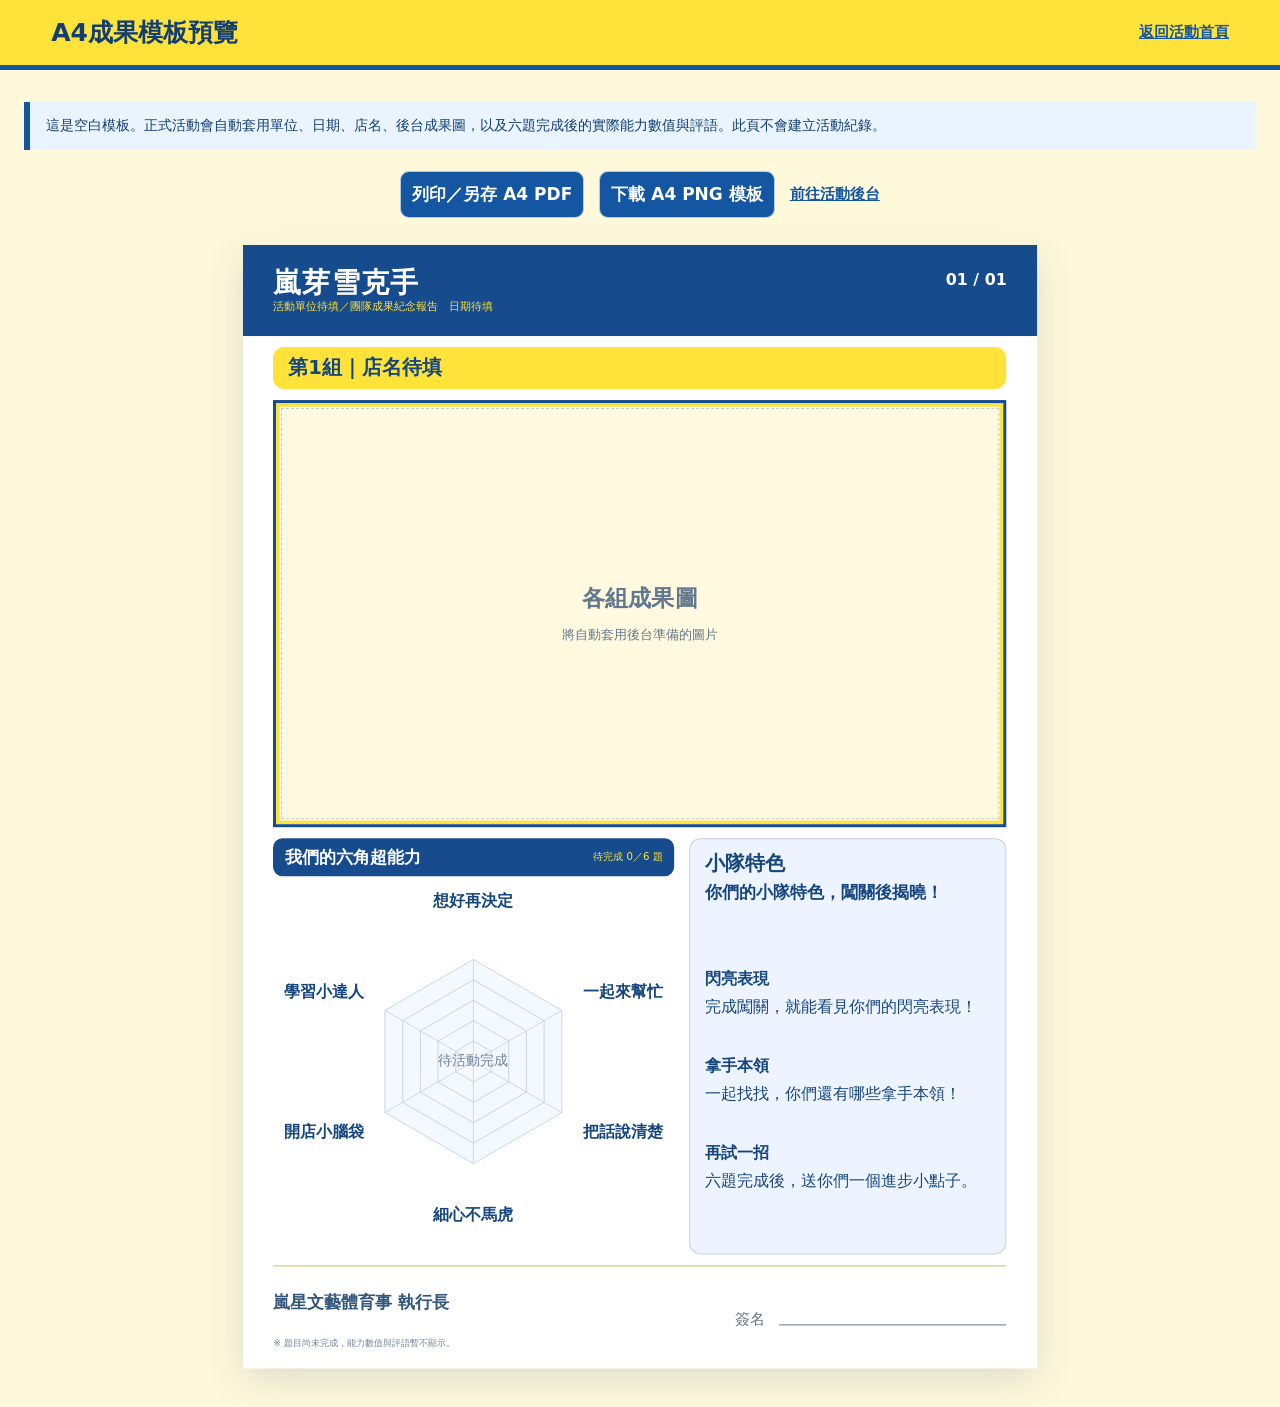
<file: report-template.html>
<!doctype html><html lang="zh-Hant"><head><meta charset="utf-8"><meta name="viewport" content="width=device-width,initial-scale=1"><title>嵐星｜A4成果模板預覽</title><link rel="stylesheet" href="assets/activity-admin.css?v=4"><link rel="stylesheet" href="assets/a4-report.css?v=9"></head><body><header><h1>A4成果模板預覽</h1><a href="Lansatar/?v=a4-radar-1">返回活動首頁</a></header><main><p class="notice">這是空白模板。正式活動會自動套用單位、日期、店名、後台成果圖，以及六題完成後的實際能力數值與評語。此頁不會建立活動紀錄。</p><div class="a4-toolbar"><button id="print-template">列印／另存 A4 PDF</button><button id="download-template">下載 A4 PNG 模板</button><a href="admin.html?v=a4-radar-1">前往活動後台</a></div><p id="message" class="a4-error" role="status"></p><div id="template"></div></main><script src="assets/a4-report.js?v=9"></script><script>const sample={meta:{},content:{},state:{groups:[{name:'店名待填',history:[],scores:[]}]}};document.getElementById('template').append(A4Report.preview(sample,0));document.getElementById('print-template').onclick=()=>A4Report.print(sample,[0]).catch(error=>document.getElementById('message').textContent=error.message);document.getElementById('download-template').onclick=()=>A4Report.downloadPNG(sample,0).catch(error=>document.getElementById('message').textContent=error.message);</script></body></html>
</file>
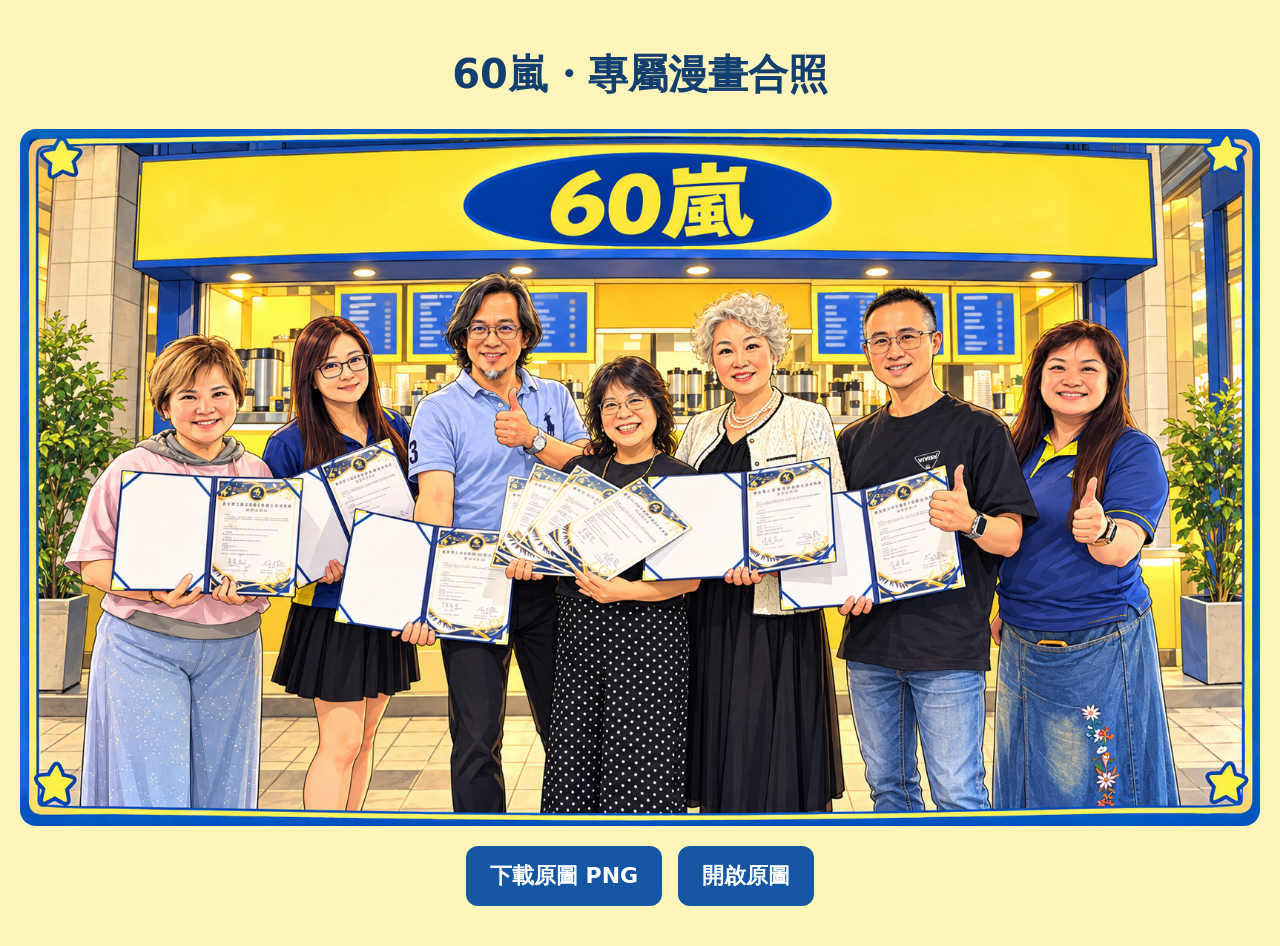
<file: team-60lan.html>
<!doctype html><html lang="zh-Hant"><meta charset="utf-8"><meta name="viewport" content="width=device-width,initial-scale=1"><title>60嵐｜專屬漫畫合照</title><style>body{margin:0;background:#fff5bb;color:#123e70;font-family:system-ui,sans-serif;text-align:center}main{max-width:1400px;margin:auto;padding:20px}h1{font-size:clamp(25px,4vw,40px)}img{display:block;width:100%;height:auto;border-radius:16px}a{display:inline-block;margin:20px 8px;background:#1456a2;color:white;text-decoration:none;padding:15px 24px;border-radius:12px;font-size:22px;font-weight:bold}</style><main><h1>60嵐・專屬漫畫合照</h1><img src="assets/team-60lan-card.png" alt="七位夥伴站在60嵐門市前的專屬漫畫合照"><a href="assets/team-60lan-card.png" download="60嵐_專屬漫畫合照.png">下載原圖 PNG</a><a href="assets/team-60lan-card.png" target="_blank" rel="noopener">開啟原圖</a></main></html>
</file>
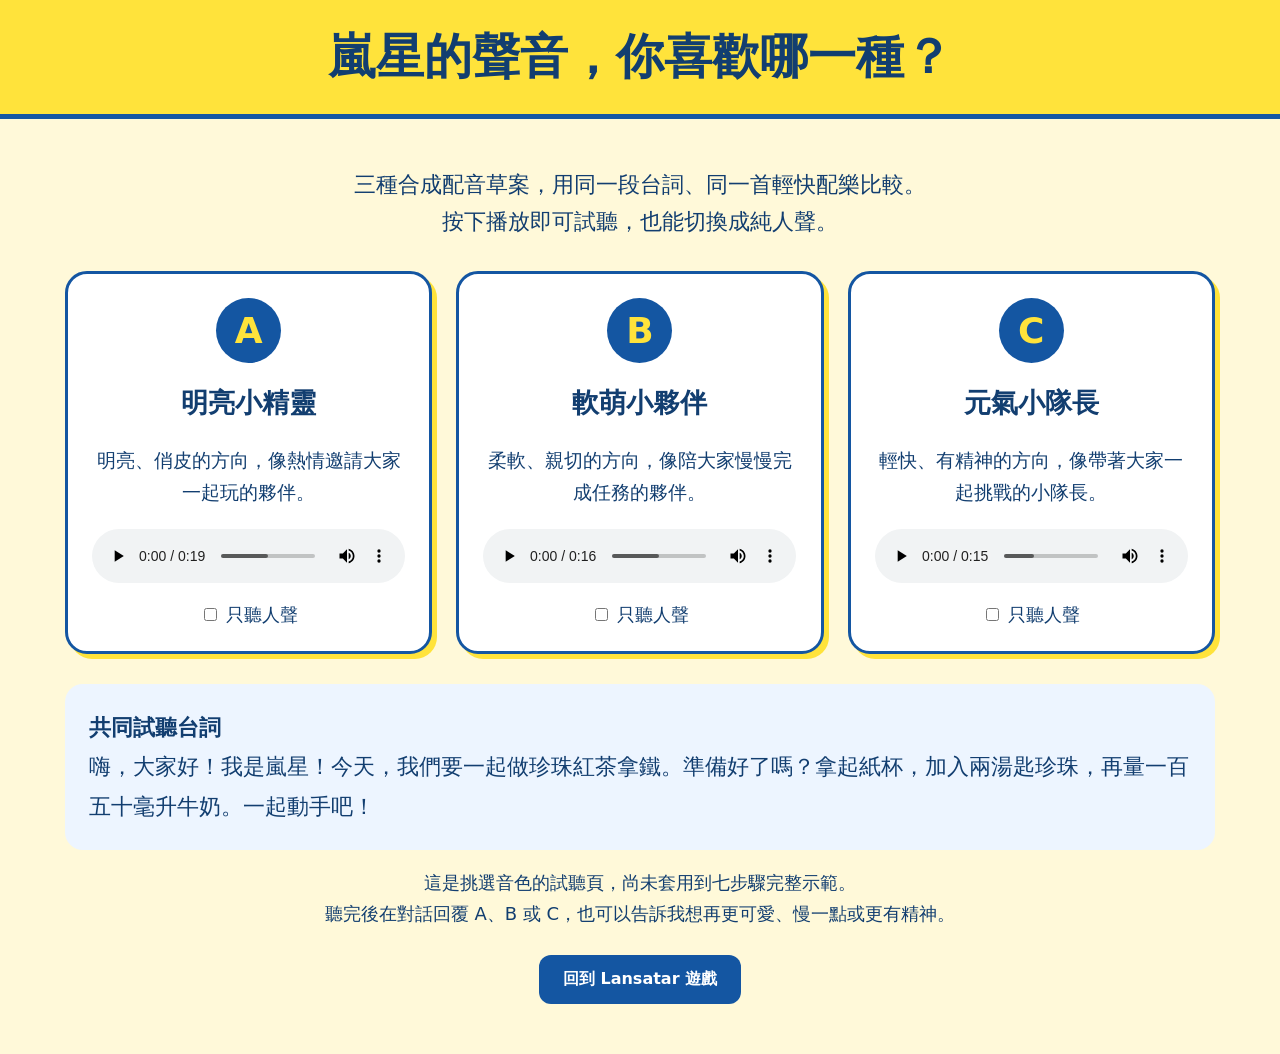
<file: voice-audition.html>
<!doctype html><html lang="zh-Hant"><head><meta charset="utf-8"><meta name="viewport" content="width=device-width,initial-scale=1"><title>嵐星｜三種配音試聽</title><style>*{box-sizing:border-box}body{margin:0;background:#fff9d9;color:#123e70;font-family:system-ui,sans-serif}header{background:#ffe33b;border-bottom:5px solid #1456a2;text-align:center;padding:25px}h1{margin:0;font-size:clamp(30px,4vw,48px)}main{max-width:1200px;margin:auto;padding:25px}.intro{text-align:center;font-size:22px;line-height:1.7}.cards{display:grid;grid-template-columns:repeat(3,1fr);gap:24px;margin:30px 0}.card{background:white;border:3px solid #1456a2;border-radius:22px;padding:24px;box-shadow:5px 5px 0 #ffe33b;text-align:center}.badge{background:#1456a2;color:#ffe33b;border-radius:50%;width:65px;height:65px;display:grid;place-items:center;font-size:36px;font-weight:bold;margin:auto}h2{font-size:27px}.card p{font-size:19px;line-height:1.7;min-height:65px}audio{display:block;width:100%;margin:20px 0}label{display:block;font-size:18px;cursor:pointer}.script{background:#edf5ff;border-radius:18px;padding:24px;font-size:22px;line-height:1.8}.note{font-size:18px;line-height:1.7;text-align:center}.back{display:block;width:fit-content;background:#1456a2;color:white;border-radius:12px;padding:14px 24px;text-decoration:none;margin:25px auto;font-weight:bold}@media(max-width:760px){.cards{grid-template-columns:1fr}main{padding:18px}.card p{min-height:0}.script{font-size:20px}}</style></head><body><header><h1>嵐星的聲音，你喜歡哪一種？</h1></header><main><p class="intro">三種合成配音草案，用同一段台詞、同一首輕快配樂比較。<br>按下播放即可試聽，也能切換成純人聲。</p><div class="cards">
<article class="card"><div class="badge">A</div><h2>明亮小精靈</h2><p>明亮、俏皮的方向，像熱情邀請大家一起玩的夥伴。</p><audio controls preload="metadata" src="assets/voice/voice-a.mp3" aria-label="A明亮小精靈試聽"></audio><label><input type="checkbox" data-voice="a"> 只聽人聲</label></article>
<article class="card"><div class="badge">B</div><h2>軟萌小夥伴</h2><p>柔軟、親切的方向，像陪大家慢慢完成任務的夥伴。</p><audio controls preload="metadata" src="assets/voice/voice-b.mp3" aria-label="B軟萌小夥伴試聽"></audio><label><input type="checkbox" data-voice="b"> 只聽人聲</label></article>
<article class="card"><div class="badge">C</div><h2>元氣小隊長</h2><p>輕快、有精神的方向，像帶著大家一起挑戰的小隊長。</p><audio controls preload="metadata" src="assets/voice/voice-c.mp3" aria-label="C元氣小隊長試聽"></audio><label><input type="checkbox" data-voice="c"> 只聽人聲</label></article>
</div><div class="script"><strong>共同試聽台詞</strong><br>嗨，大家好！我是嵐星！今天，我們要一起做珍珠紅茶拿鐵。準備好了嗎？拿起紙杯，加入兩湯匙珍珠，再量一百五十毫升牛奶。一起動手吧！</div><p class="note">這是挑選音色的試聽頁，尚未套用到七步驟完整示範。<br>聽完後在對話回覆 A、B 或 C，也可以告訴我想再更可愛、慢一點或更有精神。</p><a class="back" href="Lansatar/">回到 Lansatar 遊戲</a></main><script>document.querySelectorAll('audio').forEach(audio=>audio.addEventListener('play',()=>document.querySelectorAll('audio').forEach(other=>{if(other!==audio)other.pause()})));document.querySelectorAll('[data-voice]').forEach(input=>input.addEventListener('change',()=>{const audio=input.closest('article').querySelector('audio');audio.pause();audio.src='assets/voice/voice-'+input.dataset.voice+(input.checked?'-clean':'')+'.mp3';audio.load()}));</script></body></html>
</file>
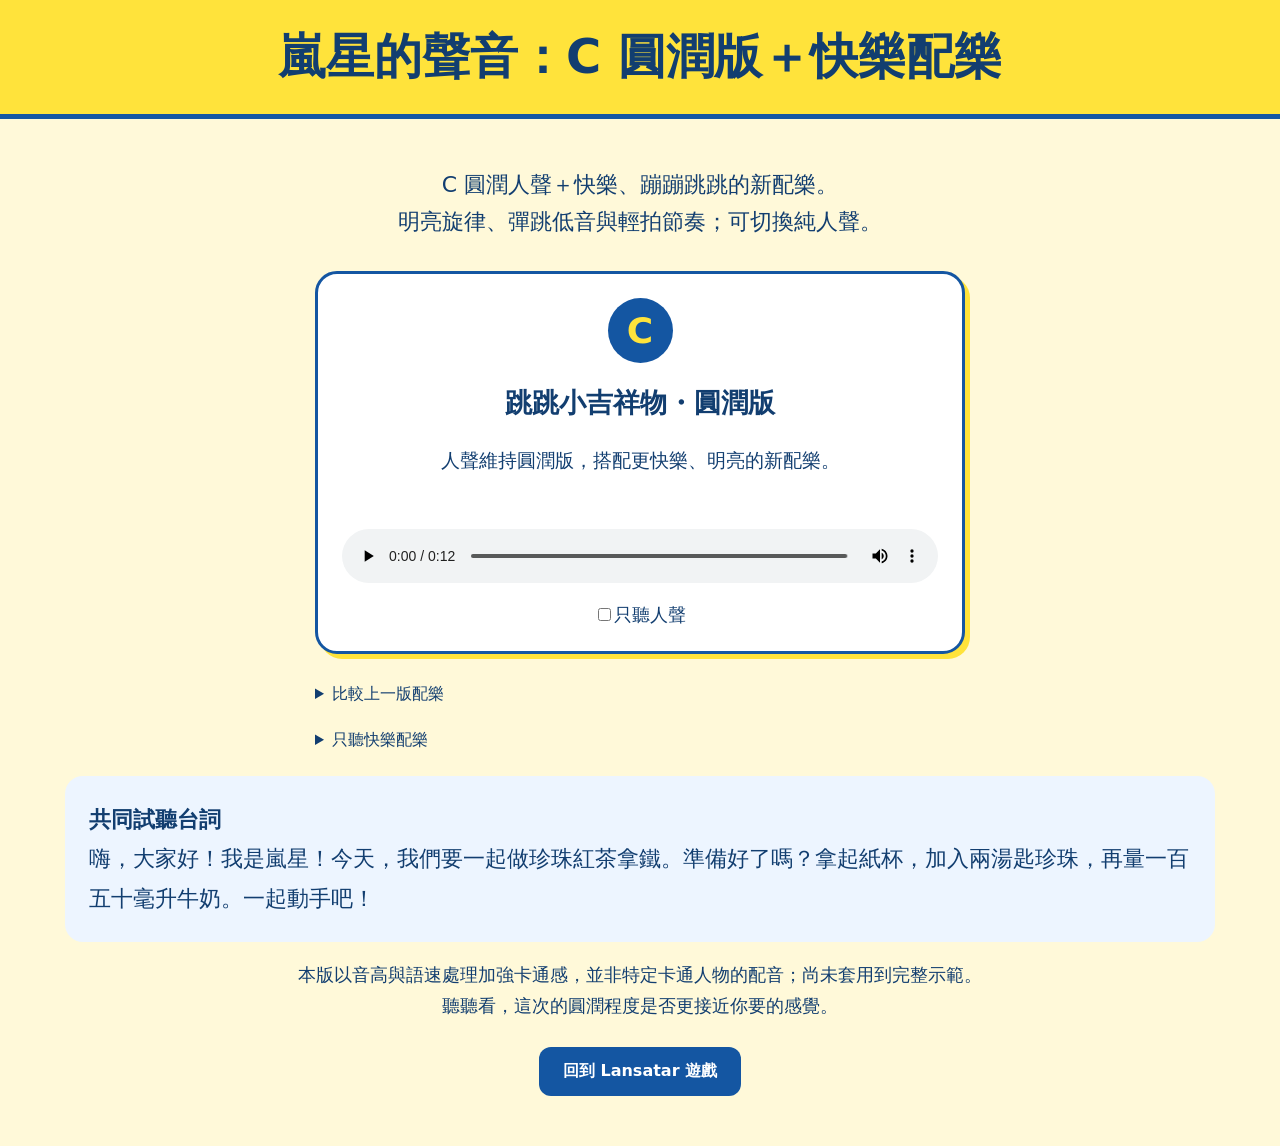
<file: voice-c-round.html>
<!doctype html><html lang="zh-Hant"><head><meta charset="utf-8"><meta name="viewport" content="width=device-width,initial-scale=1"><title>嵐星｜卡通音色試聽</title><style>*{box-sizing:border-box}body{margin:0;background:#fff9d9;color:#123e70;font-family:system-ui,sans-serif}header{background:#ffe33b;border-bottom:5px solid #1456a2;text-align:center;padding:25px}h1{margin:0;font-size:clamp(30px,4vw,48px)}main{max-width:1200px;margin:auto;padding:25px}.intro{text-align:center;font-size:22px;line-height:1.7}.cards{display:grid;grid-template-columns:repeat(3,1fr);gap:24px;margin:30px 0}.card{background:white;border:3px solid #1456a2;border-radius:22px;padding:24px;box-shadow:5px 5px 0 #ffe33b;text-align:center}.badge{background:#1456a2;color:#ffe33b;border-radius:50%;width:65px;height:65px;display:grid;place-items:center;font-size:36px;font-weight:bold;margin:auto}h2{font-size:27px}.card p{font-size:19px;line-height:1.7;min-height:65px}audio{display:block;width:100%;margin:20px 0}label{display:block;font-size:18px;cursor:pointer}.script{background:#edf5ff;border-radius:18px;padding:24px;font-size:22px;line-height:1.8}.note{font-size:18px;line-height:1.7;text-align:center}.back{display:block;width:fit-content;background:#1456a2;color:white;border-radius:12px;padding:14px 24px;text-decoration:none;margin:25px auto;font-weight:bold}@media(max-width:760px){.cards{grid-template-columns:1fr}main{padding:18px}.card p{min-height:0}.script{font-size:20px}}</style></head><body><header><h1>嵐星的聲音：C 圓潤版＋快樂配樂</h1></header><main><p class="intro">C 圓潤人聲＋快樂、蹦蹦跳跳的新配樂。<br>明亮旋律、彈跳低音與輕拍節奏；可切換純人聲。</p><div class="cards" style="grid-template-columns:minmax(0,650px);justify-content:center"><article class="card"><div class="badge">C</div><h2>跳跳小吉祥物・圓潤版</h2><p>人聲維持圓潤版，搭配更快樂、明亮的新配樂。</p><audio controls preload="metadata" src="assets/voice/cute-c-round-happy.mp3" aria-label="C圓潤版試聽"></audio><label><input id="clean-toggle" type="checkbox">只聽人聲</label></article></div><details style="margin:25px auto;max-width:650px"><summary>比較上一版配樂</summary><audio controls preload="metadata" src="assets/voice/cute-c-round.mp3" aria-label="上一版配樂試聽"></audio></details><details style="margin:25px auto;max-width:650px"><summary>只聽快樂配樂</summary><audio controls preload="metadata" src="assets/voice/music-happy.mp3" aria-label="快樂配樂試聽"></audio></details><div class="script"><strong>共同試聽台詞</strong><br>嗨，大家好！我是嵐星！今天，我們要一起做珍珠紅茶拿鐵。準備好了嗎？拿起紙杯，加入兩湯匙珍珠，再量一百五十毫升牛奶。一起動手吧！</div><p class="note">本版以音高與語速處理加強卡通感，並非特定卡通人物的配音；尚未套用到完整示範。<br>聽聽看，這次的圓潤程度是否更接近你要的感覺。</p><a class="back" href="Lansatar/">回到 Lansatar 遊戲</a></main><script>document.querySelectorAll('audio').forEach(audio=>audio.addEventListener('play',()=>document.querySelectorAll('audio').forEach(other=>{if(other!==audio)other.pause()})));document.getElementById('clean-toggle').addEventListener('change',event=>{const audio=document.querySelector('.card audio');audio.pause();audio.src='assets/voice/cute-c-round'+(event.target.checked?'-clean':'-happy')+'.mp3';audio.load()});</script></body></html>
</file>
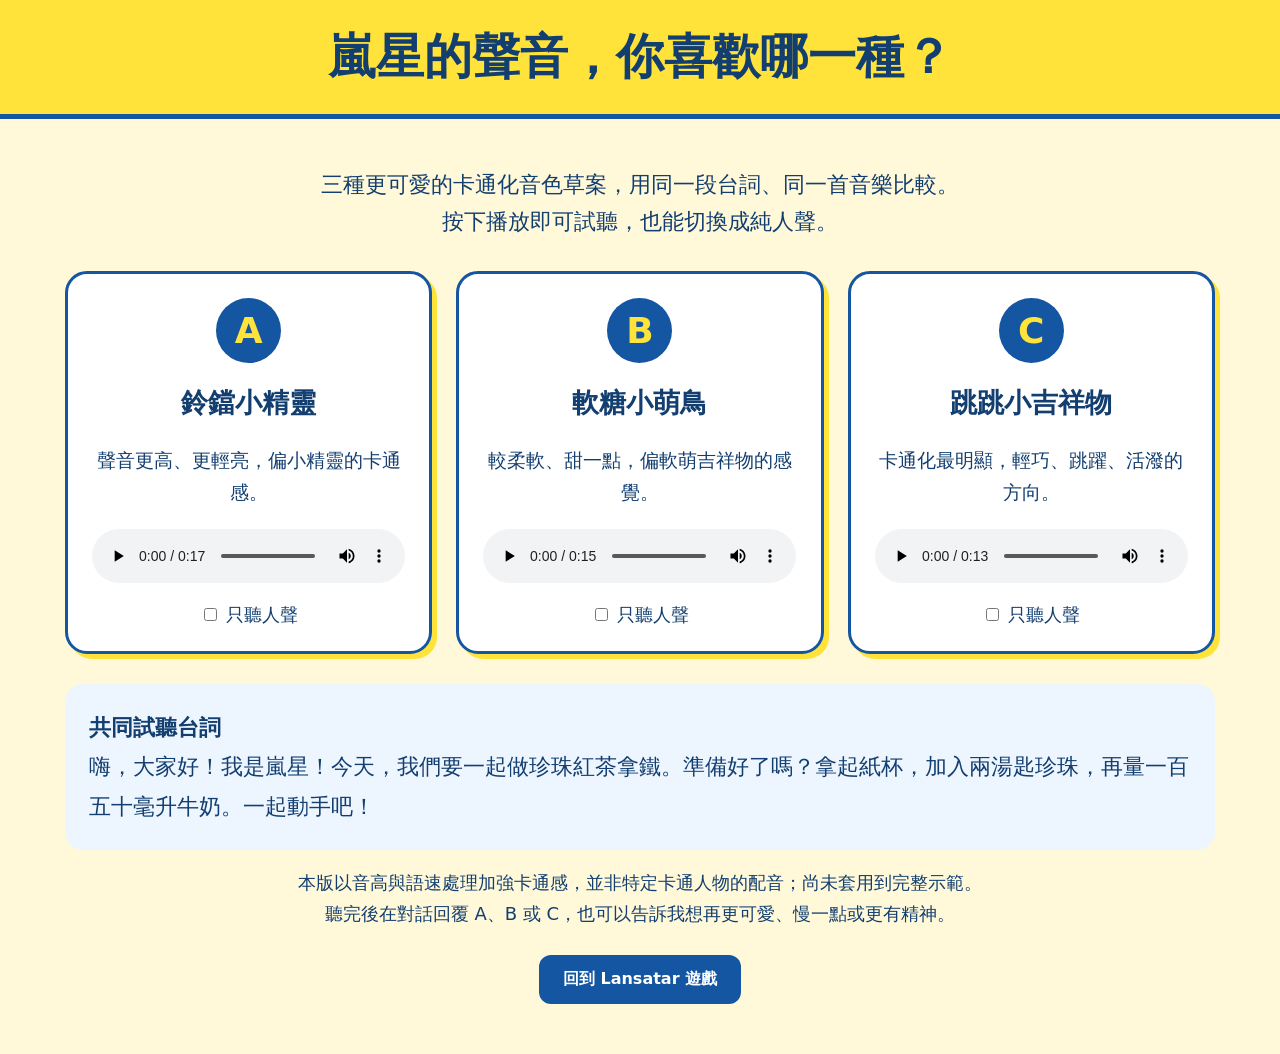
<file: voice-cute.html>
<!doctype html><html lang="zh-Hant"><head><meta charset="utf-8"><meta name="viewport" content="width=device-width,initial-scale=1"><title>嵐星｜卡通音色試聽</title><style>*{box-sizing:border-box}body{margin:0;background:#fff9d9;color:#123e70;font-family:system-ui,sans-serif}header{background:#ffe33b;border-bottom:5px solid #1456a2;text-align:center;padding:25px}h1{margin:0;font-size:clamp(30px,4vw,48px)}main{max-width:1200px;margin:auto;padding:25px}.intro{text-align:center;font-size:22px;line-height:1.7}.cards{display:grid;grid-template-columns:repeat(3,1fr);gap:24px;margin:30px 0}.card{background:white;border:3px solid #1456a2;border-radius:22px;padding:24px;box-shadow:5px 5px 0 #ffe33b;text-align:center}.badge{background:#1456a2;color:#ffe33b;border-radius:50%;width:65px;height:65px;display:grid;place-items:center;font-size:36px;font-weight:bold;margin:auto}h2{font-size:27px}.card p{font-size:19px;line-height:1.7;min-height:65px}audio{display:block;width:100%;margin:20px 0}label{display:block;font-size:18px;cursor:pointer}.script{background:#edf5ff;border-radius:18px;padding:24px;font-size:22px;line-height:1.8}.note{font-size:18px;line-height:1.7;text-align:center}.back{display:block;width:fit-content;background:#1456a2;color:white;border-radius:12px;padding:14px 24px;text-decoration:none;margin:25px auto;font-weight:bold}@media(max-width:760px){.cards{grid-template-columns:1fr}main{padding:18px}.card p{min-height:0}.script{font-size:20px}}</style></head><body><header><h1>嵐星的聲音，你喜歡哪一種？</h1></header><main><p class="intro">三種更可愛的卡通化音色草案，用同一段台詞、同一首音樂比較。<br>按下播放即可試聽，也能切換成純人聲。</p><div class="cards">
<article class="card"><div class="badge">A</div><h2>鈴鐺小精靈</h2><p>聲音更高、更輕亮，偏小精靈的卡通感。</p><audio controls preload="metadata" src="assets/voice/cute-a.mp3" aria-label="A鈴鐺小精靈試聽"></audio><label><input type="checkbox" data-voice="a"> 只聽人聲</label></article>
<article class="card"><div class="badge">B</div><h2>軟糖小萌鳥</h2><p>較柔軟、甜一點，偏軟萌吉祥物的感覺。</p><audio controls preload="metadata" src="assets/voice/cute-b.mp3" aria-label="B軟糖小萌鳥試聽"></audio><label><input type="checkbox" data-voice="b"> 只聽人聲</label></article>
<article class="card"><div class="badge">C</div><h2>跳跳小吉祥物</h2><p>卡通化最明顯，輕巧、跳躍、活潑的方向。</p><audio controls preload="metadata" src="assets/voice/cute-c.mp3" aria-label="C跳跳小吉祥物試聽"></audio><label><input type="checkbox" data-voice="c"> 只聽人聲</label></article>
</div><div class="script"><strong>共同試聽台詞</strong><br>嗨，大家好！我是嵐星！今天，我們要一起做珍珠紅茶拿鐵。準備好了嗎？拿起紙杯，加入兩湯匙珍珠，再量一百五十毫升牛奶。一起動手吧！</div><p class="note">本版以音高與語速處理加強卡通感，並非特定卡通人物的配音；尚未套用到完整示範。<br>聽完後在對話回覆 A、B 或 C，也可以告訴我想再更可愛、慢一點或更有精神。</p><a class="back" href="Lansatar/">回到 Lansatar 遊戲</a></main><script>document.querySelectorAll('audio').forEach(audio=>audio.addEventListener('play',()=>document.querySelectorAll('audio').forEach(other=>{if(other!==audio)other.pause()})));document.querySelectorAll('[data-voice]').forEach(input=>input.addEventListener('change',()=>{const audio=input.closest('article').querySelector('audio');audio.pause();audio.src='assets/voice/cute-'+input.dataset.voice+(input.checked?'-clean':'')+'.mp3';audio.load()}));</script></body></html>
</file>
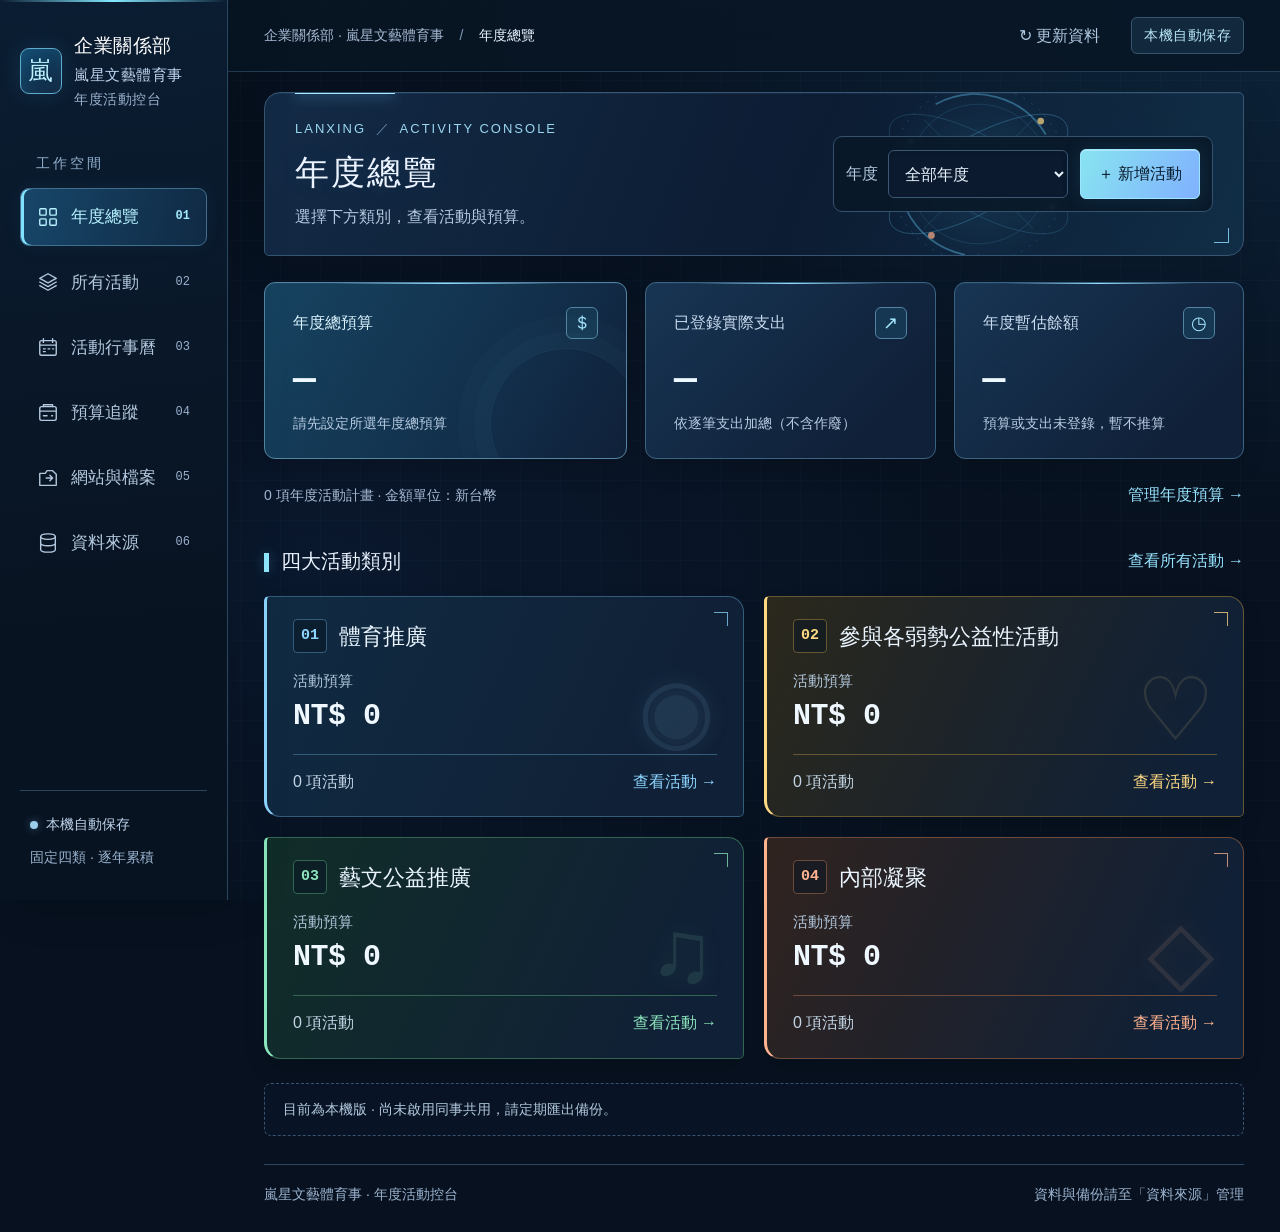
<file: releases/19905845da46f0259d188a3ec7a68f0a44c26772380f16157df765eb75020160.html>
<!doctype html>
<html lang="zh-Hant">
<head>
  <meta charset="utf-8"><meta name="viewport" content="width=device-width,initial-scale=1">
  <title>企業關係部 嵐星文藝體育事 年度活動控台</title>
  <style>
:root {
  --ink:#eaf3ff; --surface:#102137; --surface-low:#0b192b; --muted:#a7bad3; --primary:#8cdfff; --primary-light:#142f49;
  --line:#273e58; --paper:#07111f; --category-bg:#132b40; --category-accent:#b2d4f3;
  font-family:"Noto Sans TC","Microsoft JhengHei",-apple-system,BlinkMacSystemFont,"Segoe UI",sans-serif;
  color:var(--ink); background:var(--paper); font-synthesis:none; color-scheme:dark;
}
*{box-sizing:border-box}
body{margin:0;font-size:16px;line-height:1.6}
button,input,select,textarea{font:inherit}
button,a{touch-action:manipulation}
button{cursor:pointer;border:0}
button:disabled{opacity:.55;cursor:not-allowed}
a{color:inherit}
button:focus-visible,a:focus-visible{outline:3px solid #8be5ff;outline-offset:4px}
input:focus,select:focus,textarea:focus{outline:2px solid #8be5ff;outline-offset:1px}
input,select,textarea{border:1px solid #36516e;border-radius:8px;padding:11px 12px;background:var(--surface);color:var(--ink);min-width:0}
textarea{resize:vertical}
h1,h2,h3,p{margin-top:0}
h1{font-size:32px;line-height:1.35;letter-spacing:.5px;margin-bottom:8px}
h2{font-size:22px;line-height:1.5;margin-bottom:8px}
h3{font-size:18px;line-height:1.6;margin-bottom:8px}
[hidden]{display:none!important}
[data-category-id="sports"]{--category-bg:#102b42;--category-accent:#8dd5ff;--category-line:#335c7b}
[data-category-id="charity"]{--category-bg:#2b281c;--category-accent:#ffda85;--category-line:#665733}
[data-category-id="arts"]{--category-bg:#112d28;--category-accent:#8ce5bd;--category-line:#326653}
[data-category-id="team"]{--category-bg:#30231f;--category-accent:#ffb38f;--category-line:#6d4b3a}
.sidebar{width:228px;position:fixed;inset:0 auto 0 0;background:#173c64;padding:32px 20px;display:flex;flex-direction:column;z-index:5;color:#fff}
.brand{display:flex;align-items:center;gap:12px;text-decoration:none;font-size:19px;font-weight:700;line-height:1.5}
.brand-mark{display:grid;place-items:center;width:42px;height:46px;flex-shrink:0;border-radius:12px;background:#376ea6;color:#fff;font-size:25px}
.brand-organization{display:block;font-size:15px;font-weight:500;color:#d4e3f4;margin-top:3px}
.brand small{display:block;font-size:14px;font-weight:400;color:#c2d5e8;margin-top:3px}
.nav-caption{font-size:14px;color:#b0c7df;margin:42px 16px 14px}
nav{display:grid;gap:8px}
nav button{display:flex;gap:14px;align-items:center;background:transparent;color:#d4e3f4;text-align:left;border-radius:9px;padding:14px 16px;font-size:17px}
nav button span{font-size:23px;line-height:1;width:22px;text-align:center}
nav button:hover{background:#244c76;color:white}
nav button.nav-active{background:var(--surface);color:#174776;font-weight:700}
.sidebar-bottom{margin-top:auto;padding:22px 10px 0;border-top:1px solid #416181;font-size:14px;color:#d4e3f4}
.sidebar-bottom p{font-size:14px;color:#bdd1e6;margin:10px 0 0}
.status-dot{width:8px;height:8px;border-radius:50%;background:#a6c9ec;display:inline-block;margin-right:8px}
.workspace{margin-left:228px}
.topbar{height:72px;display:flex;align-items:center;justify-content:space-between;gap:18px;padding:0 36px;border-bottom:1px solid var(--line);background:var(--surface);color:var(--muted);font-size:14px}
.separator{margin:0 12px;color:#8b9bae}
.topbar strong{font-weight:500;color:var(--ink)}
.header-actions{display:flex;align-items:center;gap:14px;flex-shrink:0}
.identity{font-size:14px;color:#bfd9ee;border-radius:20px;background:#172c42;padding:6px 12px;max-width:260px;overflow:hidden;text-overflow:ellipsis;white-space:nowrap}
main{max-width:1480px;margin:auto;padding:20px 36px 26px}
.notice{font-size:14px;color:#adbed6;line-height:1.7;margin:24px 0 0}
.notice.shared{color:#8ce5bd}
.page-heading{display:flex;align-items:center;justify-content:space-between;gap:24px;margin:0 0 26px}
.page-heading p{font-size:16px;color:var(--muted);margin:0}
.heading-tools,.actions{display:flex;gap:12px;align-items:center;flex-wrap:wrap}
.heading-tools{flex-shrink:0}
#year-field{display:flex;align-items:center;gap:10px;color:var(--muted);font-size:16px;white-space:nowrap}
#overview-year-slot select{font-size:16px;min-height:48px;min-width:180px}
.primary,.secondary,.quiet{padding:11px 17px;border-radius:8px;font-size:16px;text-decoration:none;display:inline-flex;align-items:center;justify-content:center;min-height:46px;white-space:nowrap;font-weight:500}
.primary{background:var(--primary);color:#fff;border:1px solid var(--primary)}
.primary:hover{background:#1a4d83}
.secondary{background:var(--surface);border:1px solid #36516e;color:#bbd6ee}
.secondary:hover{background:#f0f5fa}
.quiet{background:transparent;color:var(--muted)}
.text-button{font-size:16px;padding:7px 0;color:#8cdfff;background:transparent;font-weight:500}
.eyebrow{font-size:14px;color:var(--primary);margin:0 0 8px}
.filters{display:flex;gap:14px;align-items:center;flex-wrap:wrap;margin-bottom:24px}
.filters label{display:flex;align-items:center;gap:8px;font-size:15px;color:var(--muted)}
.filters #year-field{order:-1;font-size:15px}
.filters select{font-size:16px;min-width:115px;max-width:230px}
.search-wrap{display:flex;align-items:center;gap:10px;flex:1;min-width:260px;background:var(--surface);border:1px solid #36516e;border-radius:8px;padding:0 14px}
.search-wrap span{font-size:25px;color:#abc9e1}
.search-wrap input{border:0;width:100%;padding:12px 0;background:transparent;font-size:16px}
.metrics{display:grid;grid-template-columns:1.25fr 1fr 1fr;border:1px solid #2d526d;border-radius:14px;overflow:hidden;background:#fff}
.metric{padding:24px 28px;min-width:0}
.metric+.metric{border-left:1px solid var(--line)}
.metric:first-child{background:#c2eaff;color:white}
.metric-header{font-size:17px;color:#c1d1e7;font-weight:500}
.metric:first-child .metric-header{color:#edf5ff}
.metric-icon{display:none}
.metric-number{font-size:38px;line-height:1.25;font-weight:700;letter-spacing:.3px;font-variant-numeric:tabular-nums;margin:12px 0 8px;overflow-wrap:anywhere}
.metric small{font-size:14px;line-height:1.6;color:var(--muted);display:block}
.metric:first-child small{color:#e0eaf6}
.budget-caption{display:flex;justify-content:space-between;align-items:center;gap:20px;margin:12px 0 26px}
.budget-caption p{font-size:14px;color:var(--muted);margin:0}
.budget-caption button{flex-shrink:0}
.section-heading{display:flex;align-items:center;justify-content:space-between;gap:20px;margin-bottom:20px}
.section-heading h2{margin-bottom:4px}
.section-heading p,.muted{font-size:15px;line-height:1.8;color:var(--muted);margin:0}
.category-section-heading{margin-bottom:16px}
.category-section-heading h2{font-size:20px;margin:0}
.category-board{display:grid;grid-template-columns:repeat(2,minmax(0,1fr));gap:20px}
.category-card{display:block;width:100%;text-align:left;color:var(--ink);background:var(--category-bg);border:1px solid var(--category-line);border-left:6px solid var(--category-accent);border-radius:12px;padding:22px 26px;transition:box-shadow .15s,transform .15s}
.category-card:hover{box-shadow:0 5px 16px #183b6012;transform:translateY(-2px)}
.category-card-heading{display:flex;gap:12px;align-items:center;margin-bottom:16px}
.category-index{font-size:15px;font-weight:700;color:var(--category-accent);border:1px solid var(--category-line);border-radius:7px;display:grid;place-items:center;width:34px;height:34px;flex-shrink:0;background:#ffffff08}
.category-card h3{font-size:22px;font-weight:700;line-height:1.5;margin:0}
.category-card>p{font-size:15px;color:#bacce1;margin:0 0 3px}
.category-card>strong{display:block;font-size:30px;line-height:1.35;font-weight:700;font-variant-numeric:tabular-nums;letter-spacing:.2px}
.category-card-footer{display:flex;justify-content:space-between;align-items:center;gap:12px;margin-top:17px;padding-top:14px;border-top:1px solid var(--category-line);font-size:16px}
.category-link{font-weight:600;color:var(--category-accent)}
.panel{background:var(--surface);border:1px solid var(--line);border-radius:12px;padding:26px}
.cards{display:grid;gap:20px}
.all-cards{grid-template-columns:repeat(2,minmax(0,1fr))}
.activity-card{width:100%;border:1px solid var(--line);border-top:4px solid var(--category-accent);border-radius:10px;padding:22px;text-align:left;color:var(--ink);background:#fff}
.activity-card:hover{border-color:var(--category-accent);box-shadow:0 3px 12px #183b6010}
.card-top{display:flex;justify-content:space-between;align-items:flex-start;gap:14px}
.card-category{font-size:14px;color:var(--category-accent);font-weight:600;margin-bottom:10px}
.activity-card h3{font-size:20px;line-height:1.6;margin-bottom:0}
.pill{font-size:14px;border-radius:5px;padding:3px 9px;white-space:nowrap;background:#1b2d43;color:#b7cadc;display:inline-block}
.pill.active{color:#95dfff;background:#173852}
.pill.archived{color:#bdc9d9;background:#1b2d40}
.pill.planned{color:#ffda85;background:#352c1d}
.card-meta{font-size:15px;color:var(--muted);display:flex;flex-wrap:wrap;gap:5px 18px;margin:12px 0 18px}
.card-finance{padding:14px 16px;background:var(--category-bg);border-radius:8px;display:grid;gap:5px;font-size:16px;margin-bottom:16px}
.card-bottom{display:flex;justify-content:space-between;gap:12px;border-top:1px solid var(--line);padding-top:14px;color:var(--muted);font-size:14px;flex-wrap:wrap}
.activity-card-actions{display:flex;justify-content:flex-end;flex-wrap:wrap;gap:12px;margin-top:20px}
.activity-card-actions button{flex:1}
.overview-insights{margin-bottom:22px}
.empty{text-align:center;padding:40px 20px;grid-column:1/-1}
.empty-icon{font-size:30px;color:var(--primary);background:var(--primary-light);width:60px;height:60px;display:grid;place-items:center;border-radius:16px;margin:0 auto 18px}
.empty h3{font-size:20px}
.empty p{font-size:16px;color:var(--muted);line-height:1.8;max-width:500px;margin:10px auto 20px}
.budget-year-panel{margin-bottom:24px}
.finance-grid{display:grid;grid-template-columns:repeat(3,minmax(0,1fr));gap:22px;margin:20px 0}
#budget-year-summary{grid-template-columns:repeat(4,minmax(0,1fr))}
.finance-item{display:flex;flex-direction:column;gap:8px;min-width:0}
.finance-item>span{font-size:16px;color:#adbed6}
.finance-item>strong{font-size:24px;line-height:1.4;color:#b1e3ff;font-variant-numeric:tabular-nums;overflow-wrap:anywhere}
.finance-item>small{font-size:14px;line-height:1.7;color:var(--muted)}
.budget-warning{font-size:16px;line-height:1.8;color:#adbed6;margin:20px 0 0}
.over-budget{color:#ffaba1!important}
.budget-group-title{font-size:20px;background:var(--category-bg);border-left:5px solid var(--category-accent);padding:12px 18px;border-radius:5px;margin:30px 0 16px}
.budget-row{display:block;width:100%;text-align:left;color:var(--ink);background:var(--surface);border:1px solid var(--line);border-radius:10px;padding:22px;margin:16px 0}
.budget-row:hover{background:var(--category-bg);border-color:var(--category-line)}
.budget-row-title{display:flex;align-items:flex-start;justify-content:space-between;gap:20px;line-height:1.7}
.budget-row-title>strong{font-size:19px}
.budget-row-title>small{font-size:15px;color:var(--muted);flex-shrink:0}
.budget-progress{margin:16px 0 8px}
.budget-track{height:8px;border-radius:8px;background:#263e57;overflow:hidden}
.budget-track span{display:block;height:100%;border-radius:8px;background:#70d8ff}
.budget-track .over-budget-fill{background:#ff9b8c}
.budget-progress>small{display:block;margin-top:9px;font-size:14px;color:var(--muted)}
.source-row,.resource-row{display:flex;align-items:center;gap:18px;border-bottom:1px solid var(--line);padding:24px 0}
.source-row>div,.resource-row>div{flex:1;min-width:0}
.source-row p{font-size:16px;color:var(--muted);line-height:1.8;margin:0}
.source-symbol{width:44px;height:44px;flex-shrink:0;display:grid;place-items:center;border-radius:10px;background:var(--primary-light);color:var(--primary);font-size:20px}
.source-actions{margin-top:24px}
.resource-row small{display:block;color:var(--muted);font-size:14px;margin-top:7px;overflow-wrap:anywhere}
.resource-row a{font-weight:600;text-decoration:none;overflow-wrap:anywhere}
.resource-row a:hover{text-decoration:underline}
.management-panel{display:flex;justify-content:space-between;align-items:center;gap:24px;margin-bottom:24px}
.feedback{font-size:16px;color:var(--primary);line-height:1.8;margin:20px 0}
.feedback:empty{display:none}
.feedback.error,.form-error{color:#ffaba1}
footer{margin-top:28px;padding-top:18px;border-top:1px solid var(--line);font-size:14px;color:var(--muted);display:flex;justify-content:space-between;gap:16px}
dialog{border:0;border-radius:14px;padding:30px;width:min(720px,calc(100% - 32px));box-shadow:0 20px 80px #153d6a22;color:var(--ink);max-height:90svh;overflow:auto}
dialog::backdrop{background:#132d4e77}
.dialog-heading{display:flex;align-items:flex-start;justify-content:space-between;gap:18px;margin-bottom:26px}
.dialog-heading h2{font-size:24px}
.close-button{font-size:28px;background:#192f47;color:#adbed6;border-radius:50%;width:40px;height:40px;line-height:1;flex-shrink:0}
.form-grid{display:grid;grid-template-columns:1fr 1fr;gap:18px}
.form-grid .wide{grid-column:1/-1}
dialog label{display:grid;gap:8px;font-size:16px;color:#c1d1e7;margin-bottom:12px}
.dialog-actions{display:flex;justify-content:flex-end;gap:12px;border-top:1px solid var(--line);padding-top:22px;margin-top:26px}
.form-error{font-size:16px;line-height:1.7}
.detail-dialog{width:min(900px,calc(100% - 32px))}
.detail-meta{display:grid;grid-template-columns:repeat(3,minmax(0,1fr));gap:20px;background:var(--paper);border-radius:10px;padding:24px;margin:24px 0}
.detail-meta dt{color:var(--muted);font-size:14px;margin-bottom:6px}
.detail-meta dd{font-size:16px;margin:0;overflow-wrap:anywhere}
.detail-notes{white-space:pre-wrap;line-height:1.9;color:var(--muted);font-size:16px}
.detail-section{border-top:1px solid var(--line);padding-top:26px;margin-top:26px}
.detail-section h3{font-size:20px;margin-bottom:16px}
details{border:1px solid var(--line);padding:18px;border-radius:8px;margin:16px 0}
summary{cursor:pointer;font-weight:600}
details p{font-size:16px;line-height:1.9;white-space:pre-wrap}
.resource-form{display:grid;grid-template-columns:1fr 1fr;gap:12px;margin-top:20px}
.resource-form .wide{grid-column:1/-1}
.resource-form button{justify-self:start}
.source-badge{font-size:14px;color:var(--muted)}
.budget-detail>.finance-grid{background:#132c45;border-radius:10px;padding:22px}
.session-heading{margin:30px 0 16px}
.session-heading h3{margin:0}
.session-row{padding:22px;border:1px solid var(--line);border-radius:10px;margin:16px 0;background:#102238}
.session-row>.section-heading{margin:0}
.session-row .actions{gap:20px}
.ledger-heading{margin:30px 0 16px!important}
.expense-row{display:flex;align-items:center;gap:18px;padding:20px 0;border-bottom:1px solid var(--line)}
.expense-row>div{flex:1;min-width:0}
.expense-row>div>strong{font-size:17px;overflow-wrap:anywhere}
.expense-row>div>small{display:block;line-height:1.7;font-size:14px;color:var(--muted);margin-top:7px;overflow-wrap:anywhere}
.expense-row>strong{font-size:18px;white-space:nowrap;color:#b1e3ff}
.expense-row.voided{color:#a7b8cc}
.expense-row.voided>strong{text-decoration:line-through}
.checkbox-label{display:flex;align-items:flex-start;gap:12px;line-height:1.7}
.checkbox-label input{margin:3px 0 0;width:20px;height:20px}
.form-grid>p.wide{grid-column:1/-1}
@media(min-width:1600px){main{padding-top:28px}.category-card{padding:26px 30px}.category-card h3{font-size:24px}.category-card>strong{font-size:34px}.metric-number{font-size:42px}}
@media(max-width:1200px){
  .sidebar{width:210px;padding:28px 16px}.workspace{margin-left:210px}.brand{font-size:18px}.brand-organization{font-size:14px}
  main{padding:20px 26px}.topbar{padding:0 26px}.topbar-organization{display:none}.page-heading{align-items:flex-start;flex-wrap:wrap}
  .metric{padding:24px 20px}.metric-number{font-size:32px}.category-card{padding:20px}.category-card h3{font-size:20px}
  #budget-year-summary{grid-template-columns:1fr 1fr}.all-cards{grid-template-columns:1fr}
}
@media(max-width:800px){
  .sidebar{position:static;width:auto;padding:18px 20px 0}.brand{font-size:18px}.brand-mark{width:40px;height:44px}.brand small{display:none}
  .nav-caption,.sidebar-bottom{display:none}nav{display:flex;gap:8px;margin-top:18px;overflow-x:auto}nav button{padding:12px;white-space:nowrap;border-radius:8px 8px 0 0;font-size:16px;gap:8px}
  .workspace{margin-left:0}.topbar{height:62px;padding:0 20px}.topbar>span{display:none}.header-actions{justify-content:space-between;width:100%}
  main{padding:18px 20px 24px}.notice{margin-bottom:22px}.page-heading{gap:20px}.heading-tools{width:100%;justify-content:space-between;gap:10px}
  h1{font-size:28px}.page-heading p{font-size:16px}#year-field{font-size:15px;gap:8px}#overview-year-slot select{min-width:0;max-width:180px}
  .metrics{grid-template-columns:1fr 1fr}.metric:first-child{grid-column:1/-1}.metric{padding:20px}.metric:nth-child(2){border-left:0}.metric-number{font-size:30px}.metric:first-child .metric-number{font-size:36px}
  .metric-header{font-size:16px}.budget-caption{align-items:flex-start;margin-bottom:24px}.budget-caption p{max-width:190px}
  .category-board{grid-template-columns:1fr;gap:16px}.category-card{padding:22px}.category-card h3{font-size:21px}.category-card>strong{font-size:30px}.category-section-heading h2{font-size:20px}
  .filters{gap:12px}.search-wrap{flex-basis:100%;min-width:0}.filters label{flex:1}.filters select{width:100%;min-width:0;max-width:none}.filters #year-field{order:0;flex-basis:100%}
  .panel{padding:20px}.section-heading{align-items:flex-start;flex-wrap:wrap}.all-cards{grid-template-columns:1fr}.activity-card{padding:18px}
  .card-top{flex-wrap:wrap}.finance-grid{grid-template-columns:1fr 1fr;gap:20px}.finance-item>strong{font-size:21px}.budget-row-title{flex-direction:column;gap:8px}
  .budget-row{padding:18px}.source-row,.resource-row{flex-wrap:wrap}.source-row>div{flex-basis:calc(100% - 65px)}.management-panel{flex-direction:column;align-items:flex-start}
  dialog{padding:22px}.form-grid,.detail-meta{grid-template-columns:1fr 1fr}.detail-meta{padding:18px;gap:18px}.resource-form{grid-template-columns:1fr}.resource-form .wide{grid-column:auto}
  .expense-row{flex-wrap:wrap;gap:10px}.expense-row>div{flex-basis:100%}.budget-detail>.actions{align-items:stretch;flex-direction:column}footer{flex-direction:column;gap:6px}
}
@media(max-width:420px){
  main{padding-left:16px;padding-right:16px}.heading-tools{align-items:stretch}.heading-tools .primary{padding-left:12px;padding-right:12px;font-size:15px}
  #overview-year-slot select{max-width:156px;font-size:15px;padding:11px 7px}.category-section-heading{gap:10px}.category-section-heading .text-button{font-size:15px}
  .metric{padding:18px 16px}.metric-number{font-size:28px}.form-grid{grid-template-columns:1fr}.dialog-actions{flex-wrap:wrap}.budget-detail>.finance-grid{padding:18px}
}
@media(prefers-reduced-motion:reduce){*{transition:none!important;scroll-behavior:auto!important}}

/* A conventional month grid keeps every date visible on desktop and mobile. */
.calendar-toolbar{display:flex;align-items:center;justify-content:space-between;flex-wrap:wrap;gap:18px;margin-bottom:20px;padding:22px 26px}
.calendar-heading{flex:1;min-width:240px}
.calendar-heading h2{font-size:26px;margin-bottom:4px}
.calendar-legend{display:flex;flex-wrap:wrap;gap:10px;flex-basis:100%}
.calendar-legend span{font-size:14px;background:var(--category-bg);color:var(--category-accent);border:1px solid var(--category-line);border-radius:6px;padding:5px 10px;font-weight:600}
.calendar-navigation{display:flex;align-items:center;gap:20px;flex-wrap:wrap}
.calendar-navigation label{display:flex;align-items:center;gap:10px}
.calendar-event{display:block;background:var(--category-bg);border:1px solid var(--category-line);border-left:4px solid var(--category-accent);border-radius:6px;padding:9px 10px;text-align:left;color:var(--ink);width:100%;min-width:0;overflow-wrap:anywhere}
.calendar-event:hover{box-shadow:0 2px 7px #183b6020}
.calendar-event.tentative{border-left-style:dashed}
.calendar-event-label{font-size:14px;color:var(--category-accent);display:block;margin-bottom:3px}
.calendar-event strong{font-size:16px;line-height:1.6;font-weight:600;display:block}
.calendar-event small{display:block;color:var(--muted);font-size:14px;margin-top:3px}
.calendar-month-wrap{padding:0;overflow:hidden}
.calendar-weekdays,.calendar-days{display:grid;grid-template-columns:repeat(7,minmax(0,1fr))}
.calendar-weekdays{background:#132c45;border-bottom:1px solid var(--line);text-align:center;font-weight:600;color:#bcdbf5}
.calendar-weekdays span{padding:12px 0}
.calendar-weekdays span:nth-child(n+6){color:#e0adbc}
.calendar-day{min-height:clamp(82px,9vh,110px);padding:8px;min-width:0;border-right:1px solid var(--line);border-bottom:1px solid var(--line)}
.calendar-day:nth-child(7n){border-right:0}
.calendar-day:nth-child(7n),.calendar-day:nth-child(7n-1){background:#102035}
.calendar-day.calendar-day-padding{background:#091523}
.calendar-day-number{font-size:17px;font-weight:600;background:transparent;color:var(--ink);width:36px;height:36px;display:grid;place-items:center;border-radius:50%;margin-bottom:7px}
.calendar-day-number:hover{background:#1a3d59}
.calendar-day-today .calendar-day-number{background:var(--primary);color:#fff}
.calendar-day .calendar-event{margin-top:7px;padding:7px 8px}
.calendar-day .calendar-event strong{font-size:14px}
.calendar-day .calendar-event-label,.calendar-day .calendar-event small{font-size:13px}
.calendar-month-plans,.calendar-pending-panel{margin-top:24px}
#calendar-plans,#calendar-pending{display:grid;grid-template-columns:repeat(2,minmax(0,1fr));gap:16px;margin-top:20px}
.calendar-plan-row{background:var(--category-bg);border:1px solid var(--category-line);border-left:4px solid var(--category-accent);border-radius:9px;padding:20px;display:flex;flex-direction:column;gap:16px}
.calendar-plan-row small{font-size:14px;color:var(--category-accent)}
.calendar-plan-row h3{font-size:18px;margin:8px 0 0}
.calendar-plan-row .actions{margin-top:auto;justify-content:space-between}
.calendar-no-dates{padding:20px}
.calendar-mobile-count{display:none}
#calendar-day-events{display:grid;gap:14px}
.calendar-category-dots{display:flex;justify-content:center;gap:3px;margin-top:4px}
.calendar-category-dots span{width:5px;height:5px;border-radius:50%;background:var(--category-accent)}
@media(max-width:800px){
  .calendar-toolbar{padding:20px;gap:16px}.calendar-heading{min-width:0;flex-basis:100%}.calendar-heading h2{font-size:24px}.calendar-legend{gap:8px}
  .calendar-navigation{width:100%;justify-content:space-between;gap:12px}.calendar-navigation .actions{gap:8px}.calendar-navigation label{gap:8px}
  .calendar-weekdays span{padding:10px 0;font-size:15px}.calendar-day{min-height:88px;padding:4px 2px}.calendar-day-number{font-size:16px;width:36px;height:36px;max-width:100%;margin:0 auto 4px}
  .calendar-day>.calendar-event{display:none}.calendar-mobile-count{display:block;background:#142f49;color:#c2eaff;border-radius:5px;font-size:14px;line-height:1.3;width:100%;padding:5px 0}
  #calendar-plans,#calendar-pending{grid-template-columns:1fr}
}

/* Future console identity: layered navy surfaces, light traces and category channels. */
body{isolation:isolate;background:radial-gradient(ellipse at 95% 0,#13355388,transparent 42%),radial-gradient(ellipse at 25% 65%,#10264b55,transparent 52%),#07111f;background-attachment:fixed}
body::before{content:"";position:fixed;inset:0;pointer-events:none;z-index:-1;background-image:linear-gradient(#7bcfff06 1px,transparent 1px),linear-gradient(90deg,#7bcfff06 1px,transparent 1px);background-size:40px 40px}
::selection{background:#3a789d;color:#fff}
.icon-library{position:absolute;width:0;height:0;overflow:hidden}
.sidebar{background:linear-gradient(175deg,#0b1d32 0%,#081321 70%);border-right:1px solid #284761;box-shadow:12px 0 50px #00000022}
.sidebar::before{content:"";position:absolute;inset:0 0 auto;height:2px;background:linear-gradient(90deg,transparent,#83e8ff,transparent)}
.brand{letter-spacing:.5px}
.brand-mark{background:linear-gradient(145deg,#114a70,#10243d);border:1px solid #5eaccb;border-radius:9px;box-shadow:0 0 22px #53c5ff22,inset 0 0 16px #66d9ff15;color:#bcf3ff}
.brand-organization{color:#c0d6ef}.brand small{color:#9ab2ce}
.nav-caption{color:#91afcc;font-size:14px;letter-spacing:3px}
nav button{position:relative;border:1px solid transparent;color:#b4c9df;gap:12px;transition:background .18s,border-color .18s,color .18s}
.nav-icon{width:22px;height:22px;flex-shrink:0;fill:none;stroke:currentColor;stroke-width:1.5;stroke-linecap:round;stroke-linejoin:round}
nav button::after{content:attr(data-index);margin-left:auto;font-family:Consolas,monospace;font-size:12px;color:#9bb2ce}
nav button:hover{background:#123451;color:#e8f8ff;border-color:#2d5574}
nav button.nav-active{color:#b7f2ff;background:linear-gradient(100deg,#174669,#102a44);border-color:#426e8d;box-shadow:inset 3px 0 #80e2ff,0 0 20px #54baff10}
nav button.nav-active::after{color:#a4ecff}
.sidebar-bottom{border-color:#2c455e;color:#bed4eb}.sidebar-bottom p{color:#99b3cf}
.status-dot{background:#9acde9;box-shadow:0 0 9px #76caff66}
.topbar{background:#091625df;backdrop-filter:blur(18px);border-color:#253d55}
.separator{color:#809cb8}.identity{background:#12283c;border:1px solid #36566e;color:#b8e8fa;border-radius:6px;letter-spacing:.5px}
.page-heading{position:relative;isolation:isolate;overflow:hidden;min-height:152px;padding:26px 30px;border:1px solid #365673;border-radius:16px 5px 16px 5px;background:linear-gradient(112deg,#142c48f5,#0d1d34eb 55%,#12314bd9);box-shadow:inset 0 1px #6aa2ca18,0 12px 38px #00000020;gap:26px}
.page-heading::before{content:"";position:absolute;top:-1px;left:30px;width:100px;height:2px;background:#a0ebff;box-shadow:0 0 14px #6cc8ff;pointer-events:none}
.page-heading::after{content:"";position:absolute;bottom:12px;right:14px;width:14px;height:14px;border-bottom:1px solid #76bcdf;border-right:1px solid #76bcdf;pointer-events:none}
.heading-copy,.heading-tools{position:relative;z-index:1}
.heading-copy{min-width:0}
.page-heading .console-kicker{font-size:13px;font-family:Consolas,"Segoe UI",sans-serif;letter-spacing:2px;color:#9bd8f1;margin:0 0 10px;line-height:1.6}
.console-kicker span{color:#6f91b3;margin:0 4px}
.page-heading h1{font-size:34px;letter-spacing:2px;margin-bottom:8px;text-shadow:0 0 28px #62beff18}
.page-heading #page-description{font-size:16px;color:#b6cae2;max-width:680px}
.heading-orbit{position:absolute;width:370px;height:220px;right:10%;top:50%;transform:translateY(-50%);z-index:0;opacity:.7;pointer-events:none}
.heading-tools{padding:12px;border:1px solid #35526c;background:#091827db;border-radius:9px;backdrop-filter:blur(8px)}
#year-field{color:#b4c9df}
input,select,textarea{background:#0b1a2e;color:#e9f5ff;border-color:#3b5875;border-radius:6px;box-shadow:inset 0 1px 4px #00000022}
input::placeholder,textarea::placeholder{color:#9bb1cc;opacity:1}
select option{color:#e9f5ff;background:#102137}
input[type="checkbox"]{accent-color:#72d8f5}
.primary{background:#7bceff;background-image:linear-gradient(115deg,#88e4f0,#80b1ff);color:#081a2b;border:1px solid #9ee5ff;border-radius:6px;box-shadow:0 0 20px #4ebeff20,inset 0 1px #ffffff55;font-weight:700}
.primary:hover{background:#9ee3ff;background-image:linear-gradient(115deg,#b0f1f4,#a0c5ff);box-shadow:0 0 25px #5ccaff40}
.secondary{background:#142a42;color:#c7e5fa;border-color:#41617f;border-radius:6px;box-shadow:inset 0 1px #ffffff06}
.secondary:hover{background:#203e59;border-color:#78abc9;color:#f1fbff}
.quiet{color:#afc7df}.quiet:hover{color:#e4f8ff;background:#142b43}
.text-button{color:#97e4ff}.text-button:hover{color:#d2f5ff;text-shadow:0 0 10px #69d3ff44}
.filters{padding:16px;background:#0d1d30b8;border:1px solid #29435e;border-radius:10px}
.search-wrap{background:#0a192b;border-color:#3b5875}.search-wrap input{background:transparent;box-shadow:none}
.metrics{grid-template-columns:1.25fr 1fr 1fr;gap:18px;border:0;border-radius:0;background:transparent;overflow:visible}
.metric,.metric:first-child{position:relative;background:linear-gradient(135deg,#173553,#102039 80%);padding:24px 28px;border:1px solid #3b6483;border-radius:11px;box-shadow:0 10px 24px #00000024,inset 0 1px #8ddfff0a;color:#eef8ff;overflow:hidden}
.metric:first-child{background:linear-gradient(120deg,#164360,#12304c 60%,#102039);border-color:#5486a3}
.metric+.metric{border-left:1px solid #3b6483}
.metric::before{content:"";position:absolute;inset:0 18% auto;height:1px;background:linear-gradient(90deg,transparent,#93dfff,transparent)}
.metric:first-child::after{content:"";position:absolute;right:-16px;bottom:-42px;width:150px;height:150px;border:1px solid #7edfff14;border-radius:50%;box-shadow:0 0 0 16px #75d7ff05,0 0 0 32px #75d7ff04;pointer-events:none}
.metric-header{display:flex;align-items:center;justify-content:space-between;gap:12px;color:#c8dbef;font-size:16px}
.metric:first-child .metric-header{color:#dbf4ff}
.metric-icon{display:grid;place-items:center;width:32px;height:32px;border:1px solid #5283a0;background:#153752;color:#a5e6ff;border-radius:6px;font-size:18px;flex-shrink:0}
.metric-number{font-family:"SFMono-Regular",Consolas,"Liberation Mono",monospace;font-size:38px;letter-spacing:-1.5px;text-shadow:0 0 22px #76dfff20;margin-top:17px}
.metric small,.metric:first-child small{color:#b8cde3}
.budget-caption{margin-top:16px}
.category-section-heading h2::before{content:"";display:inline-block;vertical-align:middle;width:5px;height:19px;margin-right:12px;background:#8fe9ff;box-shadow:0 0 12px #5dcfff44}
.category-card{position:relative;isolation:isolate;overflow:hidden;border:1px solid var(--category-line);border-left:3px solid var(--category-accent);border-radius:5px 16px 5px 16px;background:linear-gradient(115deg,var(--category-bg),#102036 85%);box-shadow:0 10px 24px #00000015;transition:transform .18s,border-color .18s,box-shadow .18s}
.category-card:hover{border-color:var(--category-accent);box-shadow:0 7px 30px #00000040,inset 0 0 30px #aee4ff05;transform:translateY(-3px)}
.category-card::before{content:"";position:absolute;right:15px;top:15px;width:13px;height:13px;border-top:1px solid var(--category-accent);border-right:1px solid var(--category-accent);opacity:.75}
.category-emblem{position:absolute;right:28px;bottom:62px;font-size:88px;line-height:1;color:var(--category-accent);opacity:.12;z-index:-1;pointer-events:none;text-shadow:0 0 24px var(--category-accent)}
.category-index{background:#08152288;color:var(--category-accent);border-color:var(--category-line);font-family:Consolas,monospace;border-radius:4px}
.category-card h3{color:#eaf5ff}.category-card>p{color:#b2c7dc}
.category-card>strong{font-family:"SFMono-Regular",Consolas,"Liberation Mono",monospace;color:#f0f8ff;letter-spacing:-.5px}
.category-card-footer{color:#c3d5e5}.category-link{color:var(--category-accent)}
.panel{background:linear-gradient(145deg,#11263de8,#0d1c30f5);border-color:#304c67;box-shadow:inset 0 1px #90caff08,0 10px 30px #00000012}
.activity-card{background:linear-gradient(145deg,#152a40,#0e1d31);border-color:#34506a;border-top-color:var(--category-accent);border-radius:5px 12px 5px 12px;box-shadow:0 8px 24px #00000018}
.activity-card:hover{box-shadow:0 8px 24px #00000035;border-color:var(--category-accent)}
.card-finance{color:#dfecf8;border:1px solid var(--category-line);border-left:2px solid var(--category-accent)}
.card-bottom{color:#a9bfd7}.pill{border:1px solid #435d75}.pill.planned{border-color:#6f5c32}
.budget-row{background:#102338;border-color:#37516c}.budget-row:hover{background:var(--category-bg)}
.finance-item>strong{font-family:"SFMono-Regular",Consolas,monospace;color:#bfeeff}
.budget-group-title{border:1px solid var(--category-line);border-left:4px solid var(--category-accent);color:var(--category-accent)}
.budget-track{background:#263e57}.budget-track span{box-shadow:0 0 10px #6dd7ff55}
.source-symbol,.empty-icon{background:#183c56;color:#aaeaff;border:1px solid #4b7996;border-radius:7px}
.source-row h3,.resource-row a{color:#e2f2ff}
.notice{color:#b2c8dd;padding:14px 18px;border:1px dashed #3b526e;border-radius:7px;background:#0b192c88}
footer{color:#9bb3cf;border-color:#2e4762;font-size:14px}
dialog{background:linear-gradient(145deg,#152d46,#0b1a2d);border:1px solid #527694;border-radius:14px 5px 14px 5px;box-shadow:0 0 0 1px #9edfff10,0 24px 100px #00000088}
dialog::backdrop{background:#030915cf;backdrop-filter:blur(6px)}
.close-button{background:#1b3652;color:#d4efff;border:1px solid #52728d;border-radius:7px}
.detail-meta{background:#091a2dd9;border:1px solid #2b4966}.detail-meta dd{color:#e4f2ff}
.budget-detail>.finance-grid{background:linear-gradient(100deg,#183c56,#122841);border:1px solid #426785}
.session-row{background:#0c1f33;border-color:#385875}.expense-row>strong{color:#c0ecff}
.calendar-toolbar{background:linear-gradient(110deg,#16334d,#0f2138);border-color:#3d6682}
.calendar-heading h2{color:#e7f7ff}.calendar-legend span{border-radius:4px}
.calendar-month-wrap{background:#0d1f34;border-color:#3e617e;box-shadow:0 0 35px #00000025}
.calendar-weekdays{background:#173752;color:#c1edff;border-color:#3b5b76;letter-spacing:2px}
.calendar-weekdays span:nth-child(n+6){color:#ffc5ac}
.calendar-day{border-color:#2f4c68;background:#102238;transition:background .15s}
.calendar-day:nth-child(7n),.calendar-day:nth-child(7n-1){background:#14243b}
.calendar-day:hover{background:#15354d}
.calendar-day.calendar-day-padding{background:#091827;box-shadow:inset 0 0 18px #00000018}
.calendar-day-number{color:#d6eaff;border-radius:6px;font-family:Consolas,monospace;font-size:18px}
.calendar-day-number:hover{background:#23516d;color:#fff;box-shadow:0 0 12px #5dccff25}
.calendar-day-today .calendar-day-number{background:#99eaff;color:#0b1f32;box-shadow:0 0 20px #64d7ff44}
.calendar-event{box-shadow:0 2px 8px #00000020}.calendar-event:hover{box-shadow:0 0 14px #79dfff20}
.calendar-plan-row{background:linear-gradient(125deg,var(--category-bg),#102036);box-shadow:inset 0 1px #ffffff05}
.calendar-mobile-count{background:#1a4260;color:#ceefff}
@media(max-width:1200px){
  .page-heading{padding:24px;gap:20px}.heading-tools{width:auto}.heading-orbit{right:0;opacity:.4}.metric{padding:22px}.metric-number{font-size:32px}
}
@media(max-width:800px){
  .sidebar{border-bottom:1px solid #36516e}.sidebar::before{display:none}nav button::after{display:none}nav button{flex-shrink:0;border-radius:6px 6px 0 0}nav button.nav-active{box-shadow:inset 0 -2px #80e2ff}
  .topbar{backdrop-filter:none}.page-heading{padding:22px 18px;gap:20px;min-height:0;border-radius:10px 4px 10px 4px}.page-heading h1{font-size:29px}.page-heading .console-kicker{font-size:12px;letter-spacing:1.4px}
  .heading-orbit{width:270px;right:-30px;top:20px;transform:none;opacity:.32;max-width:85%}.heading-tools{width:100%;padding:0;background:transparent;border:0;backdrop-filter:none}
  .metrics{grid-template-columns:1fr 1fr;gap:12px}.metric,.metric:first-child{padding:20px 18px}.metric:first-child{grid-column:1/-1}.metric+.metric{border-left:1px solid #3b6483}.metric-number{font-size:28px}.metric:first-child .metric-number{font-size:36px}
  .metric-header{font-size:15px}.metric-icon{width:26px;height:26px;font-size:16px}.filters{padding:14px 12px}.category-card{padding:22px}.category-card>strong{font-size:30px}
  .category-emblem{font-size:76px;right:18px}.category-card h3{font-size:21px}.panel{padding:20px}.calendar-month-wrap{padding:0}.calendar-day-number{font-size:16px}
  .calendar-day{min-height:88px}.notice{padding:12px 14px}dialog{padding:22px}.heading-tools .primary{flex-shrink:0}
}
@media(max-width:420px){
  .heading-tools{gap:8px}#overview-year-slot select{max-width:140px}.heading-tools .primary{font-size:15px;padding:10px}.metric{padding:18px 14px}.metric-number{font-size:27px}.metric-header{gap:6px}.metric-icon{width:24px;height:24px}
  .category-section-heading h2{font-size:19px}.category-section-heading .text-button{font-size:14px}.category-card>strong{font-size:28px}
}
/* Department website entrances stay separate from activity and budget records. */
.website-directory-toolbar{display:flex;justify-content:space-between;align-items:center;flex-wrap:wrap;gap:12px;margin-bottom:20px;color:#c4e8fa}
.website-directory-toolbar p{font-size:18px;margin:0}
#website-interface-release{color:#a7bad3;font-size:14px;white-space:nowrap}
#website-interface-release:empty{display:none}
.website-group{margin-bottom:24px}
.website-group .section-heading{align-items:flex-start;gap:16px}
.website-group .section-heading p{margin:4px 0 0}
.website-group .section-heading .eyebrow{margin:0 0 8px}
.website-count{padding:6px 12px;border:1px solid #41647f;border-radius:6px;color:#bdd9ed;font-size:15px;white-space:nowrap}
.website-grid{display:grid;grid-template-columns:repeat(3,minmax(0,1fr));gap:16px}
.website-card{display:flex;flex-direction:column;align-items:flex-start;gap:12px;min-width:0;text-align:left;padding:24px;background:linear-gradient(145deg,#17344f,#102238);border:1px solid #3b6382;border-radius:10px;color:var(--ink);transition:background .18s,border-color .18s}
.website-card:hover{background:#1a3c56;border-color:#8cdfff}
.website-symbol{display:grid;place-items:center;width:40px;height:40px;border:1px solid #4b839f;border-radius:7px;background:#0e233a;color:#a7eaff;font:18px Consolas,monospace;flex-shrink:0}
.website-card strong{font-size:21px;line-height:1.5;font-weight:600}
.website-description{color:#b7ccdf;font-size:16px;line-height:1.6}
.website-action{font-size:16px;color:#a7eaff;margin-top:auto;padding-top:4px}
.website-group-featured{border-color:var(--category-line);border-left:4px solid var(--category-accent);background:linear-gradient(115deg,#123732,#10243a 78%)}
.website-group-featured .eyebrow{color:var(--category-accent)}
.website-collection{display:flex;align-items:center;gap:22px;width:100%;padding:24px;text-align:left;border:1px solid #467b70;border-radius:10px;background:#0c242b;color:var(--ink)}
.website-collection:hover{background:#153b3c;border-color:var(--category-accent)}
.website-collection .website-symbol{color:var(--category-accent);border-color:#467b70;background:#102f31;font-size:24px;width:52px;height:52px}
.website-collection-names{display:flex;flex-wrap:wrap;gap:10px 24px;flex:1;font-size:19px;line-height:1.6}
.website-collection .website-action{margin:0;white-space:nowrap;color:var(--category-accent)}
#website-dialog{width:min(720px,calc(100vw - 32px))}
#website-dialog-title{overflow-wrap:anywhere}
#website-dialog-links{display:grid;gap:16px}
.website-destination{min-width:0;padding:22px;border:1px solid #43647f;border-radius:8px;background:#0b2034}
.website-destination h3{font-size:22px;margin-bottom:8px}
.website-destination p{margin-bottom:16px}
.website-url{overflow-wrap:anywhere;color:#b6d4eb;font-size:16px;line-height:1.7}
.website-destination .primary{min-height:48px}
#resource-filters-slot .filters{margin-bottom:20px}
@media(max-width:1200px){.website-grid{grid-template-columns:repeat(2,minmax(0,1fr))}}
@media(max-width:800px){.website-grid{grid-template-columns:1fr}.website-card{padding:20px}.website-group .section-heading{flex-wrap:wrap}.website-collection{flex-wrap:wrap;padding:18px;gap:16px}.website-collection-names{min-width:0;flex-direction:column;font-size:18px}.website-collection .website-action{width:100%;text-align:right}.website-destination{padding:18px}.website-destination .primary{width:100%}}
@media(prefers-reduced-motion:reduce){*{animation:none!important;transition:none!important;scroll-behavior:auto!important}.category-card:hover{transform:none}}

</style>
<meta name="dashboard-api-version" content="1">
</head>
<body>
  <svg class="icon-library" aria-hidden="true" xmlns="http://www.w3.org/2000/svg"><defs><symbol id="nav-overview" viewBox="0 0 24 24"><rect x="3" y="3" width="7" height="7" rx="1"/><rect x="14" y="3" width="7" height="7" rx="1"/><rect x="3" y="14" width="7" height="7" rx="1"/><rect x="14" y="14" width="7" height="7" rx="1"/></symbol><symbol id="nav-activities" viewBox="0 0 24 24"><path d="m12 3 9 5-9 5-9-5 9-5Z"/><path d="m3 12 9 5 9-5M3 16l9 5 9-5"/></symbol><symbol id="nav-calendar" viewBox="0 0 24 24"><rect x="3" y="5" width="18" height="16" rx="2"/><path d="M7 3v4M17 3v4M3 10h18M7 14h2M12 14h2M7 17h2M17 14h1"/></symbol><symbol id="nav-budget" viewBox="0 0 24 24"><rect x="3" y="5" width="18" height="15" rx="2"/><path d="M17 5V3H7v2M3 10h18M7 15h4M16 15h1"/></symbol><symbol id="nav-resources" viewBox="0 0 24 24"><path d="M3 7h6l2-3h6l4 4v12H3V7Z"/><path d="M10 12h7M14 9l3 3-3 3"/></symbol><symbol id="nav-sources" viewBox="0 0 24 24"><ellipse cx="12" cy="5" rx="8" ry="3"/><path d="M4 5v7c0 4 16 4 16 0V5M4 12v7c0 4 16 4 16 0v-7"/></symbol></defs></svg>
  <aside class="sidebar">
    <a class="brand" data-view="overview" href="#overview" aria-label="企業關係部 嵐星文藝體育事 年度活動控台"><span class="brand-mark">嵐</span><span>企業關係部<strong class="brand-organization">嵐星文藝體育事</strong><small>年度活動控台</small></span></a>
    <p class="nav-caption">工作空間</p>
    <nav aria-label="主要導覽">
      <button data-view="overview" class="nav-active" data-index="01"><svg class="nav-icon" aria-hidden="true"><use href="#nav-overview"></use></svg>年度總覽</button>
      <button data-view="activities" data-index="02"><svg class="nav-icon" aria-hidden="true"><use href="#nav-activities"></use></svg>所有活動</button>
      <button data-view="calendar" data-index="03"><svg class="nav-icon" aria-hidden="true"><use href="#nav-calendar"></use></svg>活動行事曆</button>
      <button data-view="budget" data-index="04"><svg class="nav-icon" aria-hidden="true"><use href="#nav-budget"></use></svg>預算追蹤</button>
      <button data-view="resources" data-index="05"><svg class="nav-icon" aria-hidden="true"><use href="#nav-resources"></use></svg>網站與檔案</button>
      <button data-view="sources" data-index="06"><svg class="nav-icon" aria-hidden="true"><use href="#nav-sources"></use></svg>資料來源</button>
    </nav>
    <div class="sidebar-bottom"><span class="status-dot"></span><strong id="connection-label">資料整理預覽</strong><p>固定四類 · 逐年累積</p></div>
  </aside>
  <div class="workspace">
    <header class="topbar"><span>企業關係部<span class="topbar-organization"> · 嵐星文藝體育事</span> <span class="separator">/</span> <strong id="breadcrumb">年度總覽</strong></span><div class="header-actions"><button id="refresh" class="quiet">↻ 更新資料</button><span id="identity" class="identity">本機預覽</span></div></header>
    <main>
      <section class="page-heading"><svg class="heading-orbit" viewBox="0 0 440 240" fill="none" aria-hidden="true"><defs><radialGradient id="orbit-glow"><stop stop-color="#54caff" stop-opacity=".17"/><stop offset="1" stop-color="#54caff" stop-opacity="0"/></radialGradient></defs><circle cx="242" cy="120" r="118" fill="url(#orbit-glow)"/><g stroke="#68cfff"><circle cx="242" cy="120" r="83" opacity=".22"/><circle cx="242" cy="120" r="105" stroke-dasharray="2 9" opacity=".4"/><ellipse cx="242" cy="120" rx="120" ry="44" transform="rotate(-30 242 120)" opacity=".42"/><ellipse cx="242" cy="120" rx="120" ry="44" transform="rotate(30 242 120)" opacity=".25"/><path d="M84 120h62m192 0h76M242 5v21m0 188v21M177 55l130 130m-130 0L307 55" opacity=".25"/><path d="M191 37a98 98 0 0 1 131 36M156 162a98 98 0 0 0 70 54" stroke-width="2" opacity=".55"/></g><circle cx="161" cy="82" r="4" fill="#80ceff"/><circle cx="316" cy="57" r="4" fill="#ffda85"/><circle cx="329" cy="158" r="4" fill="#8ce5bd"/><circle cx="186" cy="193" r="4" fill="#ffb38f"/><path d="m242 95 22 13v25l-22 13-22-13v-25Z" stroke="#82dfff" opacity=".45"/><circle cx="242" cy="120" r="5" fill="#83e9ff" opacity=".8"/></svg><div class="heading-copy"><p class="console-kicker">LANXING <span>／</span> ACTIVITY CONSOLE</p><h1 id="page-title">年度總覽</h1><p id="page-description">選擇下方類別，查看活動與預算。</p></div><div class="heading-tools"><div id="overview-year-slot"></div><button id="create-button" class="primary">＋ 新增活動</button></div></section>
      <input type="file" id="import-file" accept="application/json,.json" hidden multiple>
      <div id="filters" class="filters"><div class="search-wrap"><span aria-hidden="true">⌕</span><input type="search" id="search" placeholder="搜尋活動、學校、負責人或關鍵字…" aria-label="搜尋活動"></div><label id="year-field">年度 <select id="year" aria-label="年度"></select></label><label>類別 <select id="category" aria-label="活動類別"><option value="">全部類別</option></select></label><label>狀態 <select id="status" aria-label="活動狀態"><option value="">全部狀態</option><option value="planned">規劃中</option><option value="active">執行中</option><option value="archived">已封存</option><option value="unknown">待確認</option></select></label></div>
      <div id="view-overview" class="view">
        <div id="metrics" class="metrics"></div>
        <div class="budget-caption"><p id="budget-context"></p><button class="text-button" data-view="budget">管理年度預算 →</button></div>
        <div class="section-heading category-section-heading"><h2>四大活動類別</h2><button class="text-button" data-view="activities">查看所有活動 →</button></div><div id="category-board" class="category-board"></div>
      </div>
      <section id="view-calendar" class="view" hidden>
        <div class="panel calendar-toolbar">
          <div class="calendar-heading"><h2 id="calendar-title">活動月曆</h2><p id="calendar-caption" class="muted"></p></div>
          <div class="calendar-navigation"><div id="calendar-month-controls" class="actions"><button id="calendar-prev" class="secondary" aria-label="上個月" title="上個月">‹</button><label>月份 <select id="calendar-month" aria-label="行事曆月份"></select></label><button id="calendar-next" class="secondary" aria-label="下個月" title="下個月">›</button></div><button id="calendar-today" class="text-button">回到本月</button></div>
          <div id="calendar-legend" class="calendar-legend" aria-label="活動類別配色"></div>
        </div>
        <div id="calendar-month-panel">
          <div class="panel calendar-month-wrap"><div id="calendar-weekdays" class="calendar-weekdays" aria-hidden="true"></div><div id="calendar-days" class="calendar-days" aria-label="每月完整日期與活動"></div><p id="calendar-no-dates" class="muted calendar-no-dates">本月尚無確定日期的活動，可從下方月份計畫開始安排。</p></div>
          <section class="panel calendar-month-plans"><h2>本月計畫 · 日期待安排</h2><p class="muted">依活動時程列出月份或跨月計畫，不代表已排定每場日期。</p><div id="calendar-plans"></div></section>
        </div>
        <section id="calendar-pending-panel" class="panel calendar-pending-panel"><h2>尚待安排</h2><p class="muted">機動活動、未填月份與未排日期的場次，集中在這裡。</p><div id="calendar-pending"></div></section>
      </section>
      <section id="view-budget" class="view" hidden>
        <div class="panel budget-year-panel"><div class="section-heading"><div><p class="eyebrow">新台幣 · 活動所屬年度</p><h2 id="budget-year-title">年度預算追蹤</h2><p>年度總額與活動編列分開管理；場次預算不重複加進年度總額。</p></div><button id="annual-budget-button" class="primary">設定年度總預算</button></div><div id="budget-year-summary" class="finance-grid"></div><p id="budget-warning" class="budget-warning"></p></div>
        <div class="panel"><div class="section-heading"><div><h2>各活動預算與支出</h2><p id="budget-list-caption"></p></div></div><div id="budget-list"></div></div>
      </section>
      <section id="view-activities" class="view panel" hidden><div class="section-heading"><div><h2>所有活動</h2><p id="activity-count"></p></div></div><p id="overview-insights" class="muted overview-insights"></p><div id="activity-cards" class="cards all-cards"></div></section>
      <section id="view-resources" class="view" hidden>
        <div class="website-directory-toolbar"><p id="website-directory-summary">常用網站集中管理</p><span id="website-interface-release">更新版本 2026.11.12.1</span></div>
        <div id="website-directory"></div>
        <section class="panel"><div class="section-heading"><div><h2>活動附加的網站與檔案</h2><p>依下方條件查找活動資料。連結沿用原本的權限；電腦路徑需在可存取該位置的電腦開啟。</p></div></div><div id="resource-filters-slot"></div><div id="resource-list"></div></section>
      </section>
      <section id="view-sources" class="view" hidden><div class="panel management-panel"><div><h2>年度與資料管理</h2><p class="muted">新年度可沿用分類與計畫；舊年度資料保留。</p></div><div class="actions"><button id="new-year-button" class="secondary">建立新年度</button><button id="import-button" class="primary">匯入資料</button></div></div><div class="panel"><h2>資料來源</h2><p class="muted">先整理資料，再彙總到活動工作區。只有已成功讀取或匯入的紀錄會計入統計。</p><div class="source-row"><span class="source-symbol">表</span><div><h3>你原本的年度控台</h3><p id="reference-status">尚未讀取內容；保留原始工作表。</p></div><a id="reference-link" class="secondary" target="_blank" rel="noopener noreferrer" href="https://docs.google.com/spreadsheets/d/1gNme_X0zAH6cFTyVv1dQLJB8y8D_GGlKiMisAY5eeLk/edit?gid=580719865#gid=580719865">開啟原控台 ↗</a></div><div class="source-row"><span class="source-symbol blue">嵐</span><div><h3>嵐芽雪克手活動後台</h3><p>整合活動資料、參與人次、組別作答與討論紀錄，不匯入照片。</p></div><button id="read-local" class="secondary">讀取這個瀏覽器的活動</button></div><div class="source-row"><span class="source-symbol gray">檔</span><div><h3>其他網站與公司檔案</h3><p>在活動詳細資料中加入網站、雲端資料夾或電腦路徑。</p></div></div><div class="actions source-actions"><button id="export-button" class="secondary">匯出控台備份</button><button id="reference-read" class="quiet">檢查原控台分頁</button></div><div id="reference-preview"></div></div></section>
      <p id="feedback" role="status" class="feedback"></p>
      <div id="notice" class="notice" role="status">正在啟動控台…</div>
      <footer><span id="footer-brand">嵐星文藝體育事 · 年度活動控台</span><span>資料與備份請至「資料來源」管理</span></footer>
    </main>
  </div>
  <dialog id="website-dialog" aria-labelledby="website-dialog-title" aria-describedby="website-dialog-help"><div class="dialog-heading"><div><p class="eyebrow">網站入口</p><h2 id="website-dialog-title"></h2></div><button type="button" class="close-button" data-close="website-dialog" aria-label="關閉網站入口">×</button></div><p id="website-dialog-help" class="muted">點選下方連結，將在新分頁開啟原網站。</p><div id="website-dialog-links"></div></dialog>
  <dialog id="calendar-day-dialog"><div class="dialog-heading"><h2 id="calendar-day-title">當日活動</h2><button type="button" class="close-button" data-close="calendar-day-dialog" aria-label="關閉當日活動">×</button></div><div id="calendar-day-events"></div></dialog>
  <dialog id="activity-dialog"><form id="activity-form">
    <div class="dialog-heading"><div><p class="eyebrow">活動資料與預算</p><h2 id="form-title">新增活動</h2></div><button type="button" class="close-button" data-close="activity-dialog" aria-label="關閉活動表單">×</button></div>
    <div class="form-grid">
      <label class="wide">活動名稱<input name="title" maxlength="120" required placeholder="可先填暫定名稱，之後再修改"></label>
      <label>年度（民國）<input name="year" type="number" min="1" max="8088" required placeholder="例如 116"></label>
      <label>固定活動類別<select name="categoryId" required></select></label>
      <label>時程<input name="schedule" maxlength="150" placeholder="例如 4月、1–12月、2／4／6月"></label>
      <label>確定日期（可留空）<input name="date" type="date"></label>
      <label>計畫場次<input name="plannedSessions" type="number" min="0" max="10000" step="1" placeholder="未定請留空"></label>
      <label>狀態<select name="status"><option value="planned">規劃中</option><option value="active">執行中</option><option value="archived">已封存</option><option value="unknown">待確認</option></select></label>
      <label>合作單位／學校<input name="organization" maxlength="120"></label>
      <label>對象別<input name="audience" maxlength="100"></label>
      <label>負責人<input name="owner" maxlength="80"></label>
      <label>舉辦地點<input name="location" maxlength="150"></label>
      <label>實際參與人數<input name="participants" type="number" min="0" max="1000000" step="1" placeholder="未確認請留空"></label>
      <label>活動預算（NT$）<input name="approvedBudget" type="number" min="0" max="1000000000000" step="1" placeholder="未編列請留空"></label>
      <p class="muted wide">多場次項目請填整個項目的總預算；各場額度可在活動專頁分配，不會重複計入年度總額。實際支出於活動專頁逐筆登錄。</p>
      <label class="wide">備註<textarea name="notes" maxlength="5000" rows="3"></textarea></label>
    </div>
    <p id="form-error" class="form-error" role="alert"></p><div class="dialog-actions"><button type="button" class="secondary" data-close="activity-dialog">取消</button><button type="submit" class="primary">儲存活動</button></div>
  </form></dialog>
  <dialog id="detail-dialog" class="detail-dialog"><div class="dialog-heading"><div><p class="eyebrow">活動工作區</p><h2 id="detail-title"></h2></div><button class="close-button" data-close="detail-dialog" aria-label="關閉活動詳細資料">×</button></div><div id="detail-body"></div></dialog>
  <dialog id="legacy-dialog"><form id="legacy-form"><div class="dialog-heading"><h2>確認舊版成果所屬活動</h2><button type="button" class="close-button" data-close="legacy-dialog" aria-label="取消匯入">×</button></div><p>這份舊版備份沒有活動日期、參與人數與識別碼。請確認名稱，避免合併到另一場活動。</p><label>活動名稱<input name="title" required maxlength="120"></label><label>來源識別碼<input name="sourceId" required maxlength="120" placeholder="同一場活動重複匯入時，請使用相同識別碼"></label><label>民國年度（不確定可留空）<input name="year" type="number" min="1" max="8088"></label><p id="legacy-error" class="form-error"></p><div class="dialog-actions"><button type="button" class="secondary" data-close="legacy-dialog">取消</button><button class="primary">確認並匯入</button></div></form></dialog>
  <dialog id="annual-budget-dialog"><form id="annual-budget-form">
    <div class="dialog-heading"><h2>設定年度總預算</h2><button type="button" class="close-button" data-close="annual-budget-dialog" aria-label="關閉年度預算">×</button></div>
    <p id="annual-budget-year"></p><label>年度總預算（NT$）<input name="approvedBudget" type="number" min="0" max="1000000000000" step="1" required></label><label>預算說明<textarea name="notes" maxlength="1000" rows="3"></textarea></label><p class="muted">此金額是全年度的預算上限。活動編列金額另行加總；超出時會顯示提醒。</p><p class="form-error" id="annual-budget-error" role="alert"></p><div class="dialog-actions"><button type="button" class="secondary" data-close="annual-budget-dialog">取消</button><button class="primary">儲存年度預算</button></div>
  </form></dialog>
  <dialog id="new-year-dialog"><form id="new-year-form">
    <div class="dialog-heading"><h2>建立新年度計畫</h2><button type="button" class="close-button" data-close="new-year-dialog" aria-label="關閉新年度">×</button></div><p id="new-year-source"></p>
    <label>新年度（民國）<input name="year" type="number" min="1" max="8088" required></label><label class="checkbox-label"><input name="carryBudgets" type="checkbox" checked>沿用預算金額，活動名稱可再調整</label><p class="muted">四種活動類別永久保留。新年度不複製支出、實際人數、作答成果或舊場次；原年度資料保留。</p><p class="form-error" id="new-year-error" role="alert"></p><div class="dialog-actions"><button type="button" class="secondary" data-close="new-year-dialog">取消</button><button class="primary">建立新年度</button></div>
  </form></dialog>
  <dialog id="expense-dialog"><form id="expense-form">
    <div class="dialog-heading"><h2>登錄實際支出</h2><button type="button" class="close-button" data-close="expense-dialog" aria-label="關閉支出登錄">×</button></div><p id="expense-activity" class="muted"></p>
    <div class="form-grid"><label>支出日期<input name="date" type="date" required></label><label>金額（NT$）<input name="amount" type="number" min="1" max="1000000000000" step="1" required></label><label class="wide">支出用途<input name="description" maxlength="300" required placeholder="例如：場地費、材料費、交通費"></label><label class="wide">所屬場次<select name="sessionId"></select></label></div>
    <p class="muted">支出歸入這項活動的計畫年度。資料填錯可作廢後重新登錄，原紀錄仍會保留。</p><p class="form-error" id="expense-error" role="alert"></p><div class="dialog-actions"><button type="button" class="secondary" data-close="expense-dialog">取消</button><button class="primary">儲存支出</button></div>
  </form></dialog>
  <dialog id="session-dialog"><form id="session-form">
    <div class="dialog-heading"><h2 id="session-title">新增場次</h2><button type="button" class="close-button" data-close="session-dialog" aria-label="關閉場次表單">×</button></div><label>場次名稱<input name="title" maxlength="120" required placeholder="例如：第一場・某某國中"></label><label>場次日期（可留空）<input name="date" type="date"></label><label>本場分配預算（NT$）<input name="approvedBudget" type="number" min="0" max="1000000000000" step="1" placeholder="尚未分配請留空"></label><p class="muted">場次額度包含在活動總預算內；不會另加到年度預算。</p><p class="form-error" id="session-error" role="alert"></p><div class="dialog-actions"><button type="button" class="secondary" data-close="session-dialog">取消</button><button class="primary">儲存場次</button></div>
  </form></dialog>
  <dialog id="void-dialog"><form id="void-form">
    <div class="dialog-heading"><h2>作廢支出紀錄</h2><button type="button" class="close-button" data-close="void-dialog" aria-label="取消作廢">×</button></div><p id="void-description"></p><label>作廢原因<input name="reason" maxlength="300" required></label><p class="muted">原紀錄會保留並標示作廢，金額不再計入實際支出。</p><p class="form-error" id="void-error" role="alert"></p><div class="dialog-actions"><button type="button" class="secondary" data-close="void-dialog">取消</button><button class="primary">確認作廢</button></div>
  </form></dialog>
  
  <script data-dashboard-loader="encoded-v1">
(function () {
  // Keep the transport script free of template literals and regular expressions.
  // The application bytes are restored in the browser, after HTML processing.
  var encoded = '[base64]/[base64]/IHZhbHVlIDogJyc7Cn07CmNvbnN0IHRpbWVzdGFtcCA9IHZhbHVlID0+IHR5cGVvZiB2YWx1ZSA9PT0gJ3N0cmluZycgJiYgTnVtYmVyLmlzRmluaXRlKERhdGUucGFyc2UodmFsdWUpKSA/IG5ldyBEYXRlKHZhbHVlKS50b0lTT1N0cmluZygpIDogJyc7CmNvbnN0IGFuc3dlciA9ICh2YWx1ZSwgb3B0aW9uQ291bnQpID0+IE51bWJlci5pc0ludGVnZXIodmFsdWUpICYmIHZhbHVlID49IDAgJiYgdmFsdWUgPCBvcHRpb25Db3VudCA/[base64]/[base64]/[base64]/[base64]/[base64]/LmNsYXJpZmljYXRpb25zKSwKICAgICAgcmVzb2x1dGlvbjogdGV4dChncm91cC5jbG9zaW5nTm90ZXM/[base64]/[base64]/[base64]/[base64]/KTpcL1wvKFteLz8jXSspKFsvPyNdLiopPyQvaS5leGVjKGNhbmRpZGF0ZSk7CiAgaWYgKCFtYXRjaCB8fCAhL15bYS16MC05XSg/OlthLXowLTkuLV0qW2EtejAtOV0pPyg/[base64]/[base64]/[base64]/[base64]/[base64]/[base64]/[base64]/IHMuYXhlcy5tYXAoeCA9PiBzaG9ydFRleHQoeCwgNTApKSA6IFtdIH07CiAgaWYgKCFBcnJheS5pc0FycmF5KGlucHV0LnJlc291cmNlcykgfHwgaW5wdXQucmVzb3VyY2VzLmxlbmd0aCA+IDEwMCkgdGhyb3cgbmV3IEVycm9yKCfmr4/[base64]/[base64]/[base64]/[base64]/lh7roq4vkvb/[base64]/[base64]/[base64]/[base64]/IGVudHJ5LnN1bW1hcnkueWVhciA9PT0gbnVsbCA6IGVudHJ5LnN1bW1hcnkueWVhciA9PT0gTnVtYmVyKHllYXIpKSk7CiAgY29uc3QgeWVhcnMgPSB5ZWFyICYmIHllYXIgIT09ICd1bmtub3duJyA/[base64]/[base64]/IGFwcHJvdmVkIC0gc3BlbnQgOiBudWxsLAogICAgcmVtYWluaW5nSXNQcm92aXNpb25hbDogIWNvbXBsZXRlU3BlbmRpbmcsIHVuYWxsb2NhdGVkOiBhbm51YWxLbm93biA/[base64]/[base64]/IGVudHJ5LmZpbmFuY2U/LmFwcHJvdmVkQnVkZ2V0ID8/[base64]/[base64]/[base64]/[base64]/[base64]/ICflvoXnmbvpjIQnIDogYE5UJCAke2Ftb3VudCh2YWx1ZSl9YDsKY29uc3Qgb3B0aW9uYWxOdW1iZXIgPSB2YWx1ZSA9PiB2YWx1ZSA9PT0gJycgfHwgdmFsdWUgPT0gbnVsbCA/[base64]/[base64]/kvb/[base64]/neWtmOmAmeasoeS/ruaUue+8m+WOn+izh+aWmeS7jeS/[base64]/mn6XnnIvlj4rkv67mlLnjgILmjInjgIzmm7TmlrDos4fmlpnjgI3lj5blvpflkIzkuovnmoTmnIDmlrDloavlr6vjgIInIDogJ+W3sumAo+aOpemDqOmWgOWFseeUqOizh+aWmeOAguS/ruaUueacg+S/neWtmOiHs+WFseeUqOaOp+WPsO+8m+e2suermeiIh+WFrOWPuOaqlOahiOS/[base64]/mjqflj7DpgKPntZDplovllZ/vvIzmsr/nlKjljp/[base64]/ICfmnKzmqZ/oh6rli5Xkv53lrZgnIDogJ+izh+aWmeaVtOeQhumgkOimvSc7CiAgICAgICQoJ2lkZW50aXR5JykudGV4dENvbnRlbnQgPSBzdGF0ZS5wZXJzaXN0ZW50ID8gJ+acrOapn+iHquWLleS/neWtmCcgOiAn5pys5qmf6aCQ6Ka9JzsKICAgICAgJCgnbm90aWNlJykudGV4dENvbnRlbnQgPSBzdGF0ZS5wZXJzaXN0ZW50ID8gJ+ebruWJjeeCuuacrOapn+eJiCDCtyDlsJrmnKrllZ/nlKjlkIzkuovlhbHnlKjvvIzoq4vlrprmnJ/ljK/lh7rlgpnku73jgIInIDogJ+ebruWJjeeCuuacrOapn+mgkOimve+8m+eAj+imveWZqOacquWFgeioseiHquWLleS/[base64]/os4fmlpnlsJrmnKrovInlhaXmiJDlip/[base64]/[base64]/[base64]/IHMueWVhciA9PT0gbnVsbCA6IFN0cmluZyhzLnllYXIpID09PSB5ZWFyKSkgJiYKICAgICAgKCFjYXRlZ29yeSB8fCAoY2F0ZWdvcnkgPT09ICd1bmtub3duJyA/[base64]/[base64]/lh7onLCBhbW91bnQoYnVkZ2V0LnNwZW50KSwgYnVkZ2V0LnVudHJhY2tlZCA/[base64]/ICflt7LnmbvpjITmlK/lh7rlt7LotoXpgY7lubTluqbpoJDnrpcnIDogYnVkZ2V0LnJlbWFpbmluZ0lzUHJvdmlzaW9uYWwgPyAn5LuN5pyJ5pyq55m76YyE5pSv5Ye655qE5rS75YuVJyA6ICflubTluqbnuL3poJDnrpfmuJvlt7LnmbvpjITlr6bpmpvmlK/[base64]/IHRvdGFscy5yZXBvcnRlZFBhcnRpY2lwYW50cyA6ICfigJQnfSDkurrmrKEke3RvdGFscy53aXRob3V0UGFydGljaXBhbnRDb3VudCA/[base64]/[base64]/[base64]/[base64]/[base64]/[base64]/[base64]/[base64]/[base64]/[base64]/[base64]/lh7rkvb/[base64]/[base64]/[base64]/[base64]/[base64]/[base64]/[base64]/nrqHnkIbloLTmrKHjgIHpoJDnrpfoiIfmlK/[base64]/[base64]/[base64]/[base64]/[base64]/[base64]/ICflt7Lnorroqo3nm67liY3lsJrnhKHmlK/[base64]/[base64]/[base64]/ICfnt6jovK/[base64]/ICfpoJDnrpfoiIfmlK/[base64]/[base64]/[base64]/[base64]/[base64]/[base64]/[base64]/[base64]/[base64]/[base64]/[base64]/[base64]/LmZpbmFuY2UpLCBhcHByb3ZlZEJ1ZGdldDogb3B0aW9uYWxOdW1iZXIoZGF0YS5hcHByb3ZlZEJ1ZGdldCkgfTsgZGVsZXRlIGRhdGEuYXBwcm92ZWRCdWRnZXQ7CiAgICBjb25zdCBpZCA9IHN0YXRlLmVkaXRpbmc/[base64]/LnJlc291cmNlcyB8fCBbXSwgb3ZlcnJpZGVzOiBkYXRhLCBmaW5hbmNlIH0pOwogICAgYXdhaXQgc2F2ZUNoYW5nZXMoW3sgZW50cnksIGV4cGVjdGVkUmV2aXNpb246IHN0YXRlLmVkaXRpbmc/[base64]/[base64]/[base64]/[base64]/[base64]/[base64]/IGAgwrcg5pyA5b6M57eo6Lyv77yaJHtlbnRyeS5tb2RpZmllZEJ5fWAgOiAnJ33jgILlnKjpgJnoo6Hkv67mlLnkuI3mnIPlm57lr6vljp/[base64]/Lm92ZXJyaWRlcyB9LCBvdmVycmlkZXM6IGN1cnJlbnQ/[base64]/[base64]/lhaXjgIIke3NoYXJlZCA/[base64]/[base64]/[base64]/[base64]/[base64]/mjqflj7DlsJrmnKroroDlj5bjgILllZ/[base64]';
  var ready = false;
  function failure(message) {
    var notice = document.getElementById('notice');
    if (notice) {
      notice.setAttribute('role', 'alert');
      notice.textContent = (ready ? '控台操作發生錯誤：' : '控台程式啟動失敗：') + message + '。請將這段訊息提供給維護人員。';
    }
  }
  window.addEventListener('error', function (event) {
    if (event.message) failure(event.message);
  });
  try {
    var binary = window.atob(encoded);
    var bytes = new Uint8Array(binary.length);
    for (var index = 0; index < binary.length; index++) bytes[index] = binary.charCodeAt(index);
    var code = new TextDecoder('utf-8', { fatal: true }).decode(bytes);
    var script = document.createElement('script');
    script.textContent = code;
    document.body.appendChild(script);
    ready = window.DASHBOARD_CLIENT_READY === true;
    if (!ready) {
      var notice = document.getElementById('notice');
      if (!notice || notice.getAttribute('role') !== 'alert') failure('互動程式未完成載入');
    }
  } catch (error) {
    failure(error.message || String(error));
  }
})();

</script>
</body>
</html>
</file>
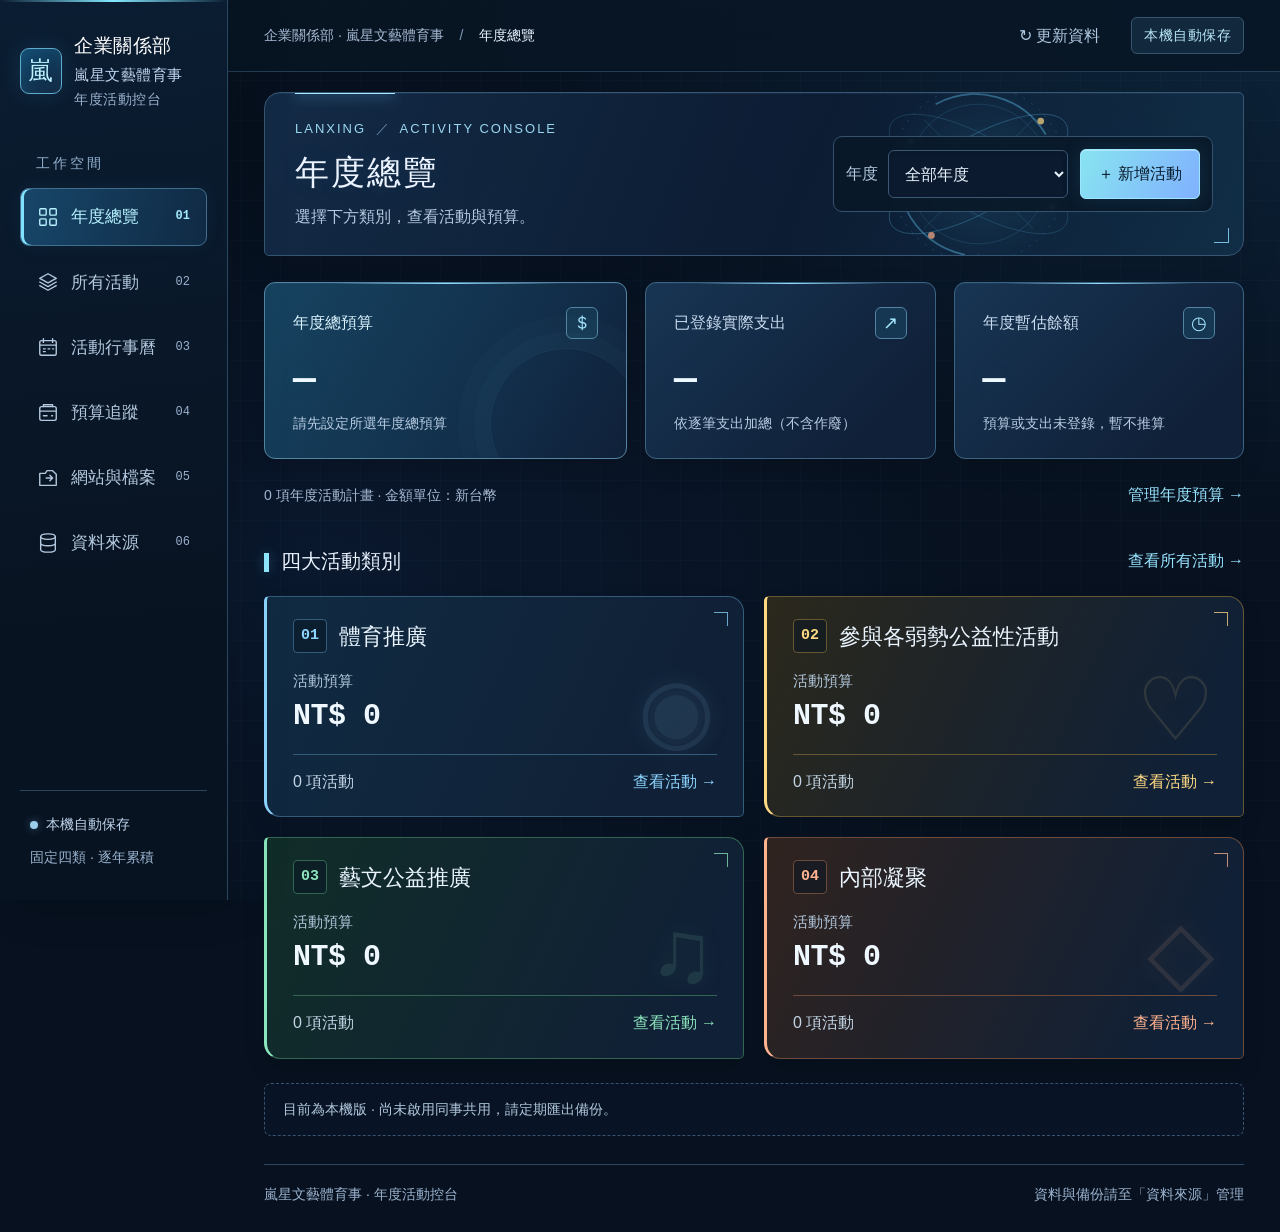
<file: releases/3c0caf6879e5d66f8ad6caf9ec3f11196453044e43e557b0f2472a57c720206b.html>
<!doctype html>
<html lang="zh-Hant">
<head>
  <meta charset="utf-8"><meta name="viewport" content="width=device-width,initial-scale=1">
  <title>企業關係部 嵐星文藝體育事 年度活動控台</title>
  <style>
:root {
  --ink:#eaf3ff; --surface:#102137; --surface-low:#0b192b; --muted:#a7bad3; --primary:#8cdfff; --primary-light:#142f49;
  --line:#273e58; --paper:#07111f; --category-bg:#132b40; --category-accent:#b2d4f3;
  font-family:"Noto Sans TC","Microsoft JhengHei",-apple-system,BlinkMacSystemFont,"Segoe UI",sans-serif;
  color:var(--ink); background:var(--paper); font-synthesis:none; color-scheme:dark;
}
*{box-sizing:border-box}
body{margin:0;font-size:16px;line-height:1.6}
button,input,select,textarea{font:inherit}
button,a{touch-action:manipulation}
button{cursor:pointer;border:0}
button:disabled{opacity:.55;cursor:not-allowed}
a{color:inherit}
button:focus-visible,a:focus-visible{outline:3px solid #8be5ff;outline-offset:4px}
input:focus,select:focus,textarea:focus{outline:2px solid #8be5ff;outline-offset:1px}
input,select,textarea{border:1px solid #36516e;border-radius:8px;padding:11px 12px;background:var(--surface);color:var(--ink);min-width:0}
textarea{resize:vertical}
h1,h2,h3,p{margin-top:0}
h1{font-size:32px;line-height:1.35;letter-spacing:.5px;margin-bottom:8px}
h2{font-size:22px;line-height:1.5;margin-bottom:8px}
h3{font-size:18px;line-height:1.6;margin-bottom:8px}
[hidden]{display:none!important}
[data-category-id="sports"]{--category-bg:#102b42;--category-accent:#8dd5ff;--category-line:#335c7b}
[data-category-id="charity"]{--category-bg:#2b281c;--category-accent:#ffda85;--category-line:#665733}
[data-category-id="arts"]{--category-bg:#112d28;--category-accent:#8ce5bd;--category-line:#326653}
[data-category-id="team"]{--category-bg:#30231f;--category-accent:#ffb38f;--category-line:#6d4b3a}
.sidebar{width:228px;position:fixed;inset:0 auto 0 0;background:#173c64;padding:32px 20px;display:flex;flex-direction:column;z-index:5;color:#fff}
.brand{display:flex;align-items:center;gap:12px;text-decoration:none;font-size:19px;font-weight:700;line-height:1.5}
.brand-mark{display:grid;place-items:center;width:42px;height:46px;flex-shrink:0;border-radius:12px;background:#376ea6;color:#fff;font-size:25px}
.brand-organization{display:block;font-size:15px;font-weight:500;color:#d4e3f4;margin-top:3px}
.brand small{display:block;font-size:14px;font-weight:400;color:#c2d5e8;margin-top:3px}
.nav-caption{font-size:14px;color:#b0c7df;margin:42px 16px 14px}
nav{display:grid;gap:8px}
nav button{display:flex;gap:14px;align-items:center;background:transparent;color:#d4e3f4;text-align:left;border-radius:9px;padding:14px 16px;font-size:17px}
nav button span{font-size:23px;line-height:1;width:22px;text-align:center}
nav button:hover{background:#244c76;color:white}
nav button.nav-active{background:var(--surface);color:#174776;font-weight:700}
.sidebar-bottom{margin-top:auto;padding:22px 10px 0;border-top:1px solid #416181;font-size:14px;color:#d4e3f4}
.sidebar-bottom p{font-size:14px;color:#bdd1e6;margin:10px 0 0}
.status-dot{width:8px;height:8px;border-radius:50%;background:#a6c9ec;display:inline-block;margin-right:8px}
.workspace{margin-left:228px}
.topbar{height:72px;display:flex;align-items:center;justify-content:space-between;gap:18px;padding:0 36px;border-bottom:1px solid var(--line);background:var(--surface);color:var(--muted);font-size:14px}
.separator{margin:0 12px;color:#8b9bae}
.topbar strong{font-weight:500;color:var(--ink)}
.header-actions{display:flex;align-items:center;gap:14px;flex-shrink:0}
.identity{font-size:14px;color:#bfd9ee;border-radius:20px;background:#172c42;padding:6px 12px;max-width:260px;overflow:hidden;text-overflow:ellipsis;white-space:nowrap}
main{max-width:1480px;margin:auto;padding:20px 36px 26px}
.notice{font-size:14px;color:#adbed6;line-height:1.7;margin:24px 0 0}
.notice.shared{color:#8ce5bd}
.page-heading{display:flex;align-items:center;justify-content:space-between;gap:24px;margin:0 0 26px}
.page-heading p{font-size:16px;color:var(--muted);margin:0}
.heading-tools,.actions{display:flex;gap:12px;align-items:center;flex-wrap:wrap}
.heading-tools{flex-shrink:0}
#year-field{display:flex;align-items:center;gap:10px;color:var(--muted);font-size:16px;white-space:nowrap}
#overview-year-slot select{font-size:16px;min-height:48px;min-width:180px}
.primary,.secondary,.quiet{padding:11px 17px;border-radius:8px;font-size:16px;text-decoration:none;display:inline-flex;align-items:center;justify-content:center;min-height:46px;white-space:nowrap;font-weight:500}
.primary{background:var(--primary);color:#fff;border:1px solid var(--primary)}
.primary:hover{background:#1a4d83}
.secondary{background:var(--surface);border:1px solid #36516e;color:#bbd6ee}
.secondary:hover{background:#f0f5fa}
.quiet{background:transparent;color:var(--muted)}
.text-button{font-size:16px;padding:7px 0;color:#8cdfff;background:transparent;font-weight:500}
.eyebrow{font-size:14px;color:var(--primary);margin:0 0 8px}
.filters{display:flex;gap:14px;align-items:center;flex-wrap:wrap;margin-bottom:24px}
.filters label{display:flex;align-items:center;gap:8px;font-size:15px;color:var(--muted)}
.filters #year-field{order:-1;font-size:15px}
.filters select{font-size:16px;min-width:115px;max-width:230px}
.search-wrap{display:flex;align-items:center;gap:10px;flex:1;min-width:260px;background:var(--surface);border:1px solid #36516e;border-radius:8px;padding:0 14px}
.search-wrap span{font-size:25px;color:#abc9e1}
.search-wrap input{border:0;width:100%;padding:12px 0;background:transparent;font-size:16px}
.metrics{display:grid;grid-template-columns:1.25fr 1fr 1fr;border:1px solid #2d526d;border-radius:14px;overflow:hidden;background:#fff}
.metric{padding:24px 28px;min-width:0}
.metric+.metric{border-left:1px solid var(--line)}
.metric:first-child{background:#c2eaff;color:white}
.metric-header{font-size:17px;color:#c1d1e7;font-weight:500}
.metric:first-child .metric-header{color:#edf5ff}
.metric-icon{display:none}
.metric-number{font-size:38px;line-height:1.25;font-weight:700;letter-spacing:.3px;font-variant-numeric:tabular-nums;margin:12px 0 8px;overflow-wrap:anywhere}
.metric small{font-size:14px;line-height:1.6;color:var(--muted);display:block}
.metric:first-child small{color:#e0eaf6}
.budget-caption{display:flex;justify-content:space-between;align-items:center;gap:20px;margin:12px 0 26px}
.budget-caption p{font-size:14px;color:var(--muted);margin:0}
.budget-caption button{flex-shrink:0}
.section-heading{display:flex;align-items:center;justify-content:space-between;gap:20px;margin-bottom:20px}
.section-heading h2{margin-bottom:4px}
.section-heading p,.muted{font-size:15px;line-height:1.8;color:var(--muted);margin:0}
.category-section-heading{margin-bottom:16px}
.category-section-heading h2{font-size:20px;margin:0}
.category-board{display:grid;grid-template-columns:repeat(2,minmax(0,1fr));gap:20px}
.category-card{display:block;width:100%;text-align:left;color:var(--ink);background:var(--category-bg);border:1px solid var(--category-line);border-left:6px solid var(--category-accent);border-radius:12px;padding:22px 26px;transition:box-shadow .15s,transform .15s}
.category-card:hover{box-shadow:0 5px 16px #183b6012;transform:translateY(-2px)}
.category-card-heading{display:flex;gap:12px;align-items:center;margin-bottom:16px}
.category-index{font-size:15px;font-weight:700;color:var(--category-accent);border:1px solid var(--category-line);border-radius:7px;display:grid;place-items:center;width:34px;height:34px;flex-shrink:0;background:#ffffff08}
.category-card h3{font-size:22px;font-weight:700;line-height:1.5;margin:0}
.category-card>p{font-size:15px;color:#bacce1;margin:0 0 3px}
.category-card>strong{display:block;font-size:30px;line-height:1.35;font-weight:700;font-variant-numeric:tabular-nums;letter-spacing:.2px}
.category-card-footer{display:flex;justify-content:space-between;align-items:center;gap:12px;margin-top:17px;padding-top:14px;border-top:1px solid var(--category-line);font-size:16px}
.category-link{font-weight:600;color:var(--category-accent)}
.panel{background:var(--surface);border:1px solid var(--line);border-radius:12px;padding:26px}
.cards{display:grid;gap:20px}
.all-cards{grid-template-columns:repeat(2,minmax(0,1fr))}
.activity-card{width:100%;border:1px solid var(--line);border-top:4px solid var(--category-accent);border-radius:10px;padding:22px;text-align:left;color:var(--ink);background:#fff}
.activity-card:hover{border-color:var(--category-accent);box-shadow:0 3px 12px #183b6010}
.card-top{display:flex;justify-content:space-between;align-items:flex-start;gap:14px}
.card-category{font-size:14px;color:var(--category-accent);font-weight:600;margin-bottom:10px}
.activity-card h3{font-size:20px;line-height:1.6;margin-bottom:0}
.pill{font-size:14px;border-radius:5px;padding:3px 9px;white-space:nowrap;background:#1b2d43;color:#b7cadc;display:inline-block}
.pill.active{color:#95dfff;background:#173852}
.pill.archived{color:#bdc9d9;background:#1b2d40}
.pill.planned{color:#ffda85;background:#352c1d}
.card-meta{font-size:15px;color:var(--muted);display:flex;flex-wrap:wrap;gap:5px 18px;margin:12px 0 18px}
.card-finance{padding:14px 16px;background:var(--category-bg);border-radius:8px;display:grid;gap:5px;font-size:16px;margin-bottom:16px}
.card-bottom{display:flex;justify-content:space-between;gap:12px;border-top:1px solid var(--line);padding-top:14px;color:var(--muted);font-size:14px;flex-wrap:wrap}
.activity-card-actions{display:flex;justify-content:flex-end;flex-wrap:wrap;gap:12px;margin-top:20px}
.activity-card-actions button{flex:1}
.overview-insights{margin-bottom:22px}
.empty{text-align:center;padding:40px 20px;grid-column:1/-1}
.empty-icon{font-size:30px;color:var(--primary);background:var(--primary-light);width:60px;height:60px;display:grid;place-items:center;border-radius:16px;margin:0 auto 18px}
.empty h3{font-size:20px}
.empty p{font-size:16px;color:var(--muted);line-height:1.8;max-width:500px;margin:10px auto 20px}
.budget-year-panel{margin-bottom:24px}
.finance-grid{display:grid;grid-template-columns:repeat(3,minmax(0,1fr));gap:22px;margin:20px 0}
#budget-year-summary{grid-template-columns:repeat(4,minmax(0,1fr))}
.finance-item{display:flex;flex-direction:column;gap:8px;min-width:0}
.finance-item>span{font-size:16px;color:#adbed6}
.finance-item>strong{font-size:24px;line-height:1.4;color:#b1e3ff;font-variant-numeric:tabular-nums;overflow-wrap:anywhere}
.finance-item>small{font-size:14px;line-height:1.7;color:var(--muted)}
.budget-warning{font-size:16px;line-height:1.8;color:#adbed6;margin:20px 0 0}
.over-budget{color:#ffaba1!important}
.budget-group-title{font-size:20px;background:var(--category-bg);border-left:5px solid var(--category-accent);padding:12px 18px;border-radius:5px;margin:30px 0 16px}
.budget-row{display:block;width:100%;text-align:left;color:var(--ink);background:var(--surface);border:1px solid var(--line);border-radius:10px;padding:22px;margin:16px 0}
.budget-row:hover{background:var(--category-bg);border-color:var(--category-line)}
.budget-row-title{display:flex;align-items:flex-start;justify-content:space-between;gap:20px;line-height:1.7}
.budget-row-title>strong{font-size:19px}
.budget-row-title>small{font-size:15px;color:var(--muted);flex-shrink:0}
.budget-progress{margin:16px 0 8px}
.budget-track{height:8px;border-radius:8px;background:#263e57;overflow:hidden}
.budget-track span{display:block;height:100%;border-radius:8px;background:#70d8ff}
.budget-track .over-budget-fill{background:#ff9b8c}
.budget-progress>small{display:block;margin-top:9px;font-size:14px;color:var(--muted)}
.source-row,.resource-row{display:flex;align-items:center;gap:18px;border-bottom:1px solid var(--line);padding:24px 0}
.source-row>div,.resource-row>div{flex:1;min-width:0}
.source-row p{font-size:16px;color:var(--muted);line-height:1.8;margin:0}
.source-symbol{width:44px;height:44px;flex-shrink:0;display:grid;place-items:center;border-radius:10px;background:var(--primary-light);color:var(--primary);font-size:20px}
.source-actions{margin-top:24px}
.resource-row small{display:block;color:var(--muted);font-size:14px;margin-top:7px;overflow-wrap:anywhere}
.resource-row a{font-weight:600;text-decoration:none;overflow-wrap:anywhere}
.resource-row a:hover{text-decoration:underline}
.management-panel{display:flex;justify-content:space-between;align-items:center;gap:24px;margin-bottom:24px}
.feedback{font-size:16px;color:var(--primary);line-height:1.8;margin:20px 0}
.feedback:empty{display:none}
.feedback.error,.form-error{color:#ffaba1}
footer{margin-top:28px;padding-top:18px;border-top:1px solid var(--line);font-size:14px;color:var(--muted);display:flex;justify-content:space-between;gap:16px}
dialog{border:0;border-radius:14px;padding:30px;width:min(720px,calc(100% - 32px));box-shadow:0 20px 80px #153d6a22;color:var(--ink);max-height:90svh;overflow:auto}
dialog::backdrop{background:#132d4e77}
.dialog-heading{display:flex;align-items:flex-start;justify-content:space-between;gap:18px;margin-bottom:26px}
.dialog-heading h2{font-size:24px}
.close-button{font-size:28px;background:#192f47;color:#adbed6;border-radius:50%;width:40px;height:40px;line-height:1;flex-shrink:0}
.form-grid{display:grid;grid-template-columns:1fr 1fr;gap:18px}
.form-grid .wide{grid-column:1/-1}
dialog label{display:grid;gap:8px;font-size:16px;color:#c1d1e7;margin-bottom:12px}
.dialog-actions{display:flex;justify-content:flex-end;gap:12px;border-top:1px solid var(--line);padding-top:22px;margin-top:26px}
.form-error{font-size:16px;line-height:1.7}
.detail-dialog{width:min(900px,calc(100% - 32px))}
.detail-meta{display:grid;grid-template-columns:repeat(3,minmax(0,1fr));gap:20px;background:var(--paper);border-radius:10px;padding:24px;margin:24px 0}
.detail-meta dt{color:var(--muted);font-size:14px;margin-bottom:6px}
.detail-meta dd{font-size:16px;margin:0;overflow-wrap:anywhere}
.detail-notes{white-space:pre-wrap;line-height:1.9;color:var(--muted);font-size:16px}
.detail-section{border-top:1px solid var(--line);padding-top:26px;margin-top:26px}
.detail-section h3{font-size:20px;margin-bottom:16px}
details{border:1px solid var(--line);padding:18px;border-radius:8px;margin:16px 0}
summary{cursor:pointer;font-weight:600}
details p{font-size:16px;line-height:1.9;white-space:pre-wrap}
.resource-form{display:grid;grid-template-columns:1fr 1fr;gap:12px;margin-top:20px}
.resource-form .wide{grid-column:1/-1}
.resource-form button{justify-self:start}
.source-badge{font-size:14px;color:var(--muted)}
.budget-detail>.finance-grid{background:#132c45;border-radius:10px;padding:22px}
.session-heading{margin:30px 0 16px}
.session-heading h3{margin:0}
.session-row{padding:22px;border:1px solid var(--line);border-radius:10px;margin:16px 0;background:#102238}
.session-row>.section-heading{margin:0}
.session-row .actions{gap:20px}
.ledger-heading{margin:30px 0 16px!important}
.expense-row{display:flex;align-items:center;gap:18px;padding:20px 0;border-bottom:1px solid var(--line)}
.expense-row>div{flex:1;min-width:0}
.expense-row>div>strong{font-size:17px;overflow-wrap:anywhere}
.expense-row>div>small{display:block;line-height:1.7;font-size:14px;color:var(--muted);margin-top:7px;overflow-wrap:anywhere}
.expense-row>strong{font-size:18px;white-space:nowrap;color:#b1e3ff}
.expense-row.voided{color:#a7b8cc}
.expense-row.voided>strong{text-decoration:line-through}
.checkbox-label{display:flex;align-items:flex-start;gap:12px;line-height:1.7}
.checkbox-label input{margin:3px 0 0;width:20px;height:20px}
.form-grid>p.wide{grid-column:1/-1}
@media(min-width:1600px){main{padding-top:28px}.category-card{padding:26px 30px}.category-card h3{font-size:24px}.category-card>strong{font-size:34px}.metric-number{font-size:42px}}
@media(max-width:1200px){
  .sidebar{width:210px;padding:28px 16px}.workspace{margin-left:210px}.brand{font-size:18px}.brand-organization{font-size:14px}
  main{padding:20px 26px}.topbar{padding:0 26px}.topbar-organization{display:none}.page-heading{align-items:flex-start;flex-wrap:wrap}
  .metric{padding:24px 20px}.metric-number{font-size:32px}.category-card{padding:20px}.category-card h3{font-size:20px}
  #budget-year-summary{grid-template-columns:1fr 1fr}.all-cards{grid-template-columns:1fr}
}
@media(max-width:800px){
  .sidebar{position:static;width:auto;padding:18px 20px 0}.brand{font-size:18px}.brand-mark{width:40px;height:44px}.brand small{display:none}
  .nav-caption,.sidebar-bottom{display:none}nav{display:flex;gap:8px;margin-top:18px;overflow-x:auto}nav button{padding:12px;white-space:nowrap;border-radius:8px 8px 0 0;font-size:16px;gap:8px}
  .workspace{margin-left:0}.topbar{height:62px;padding:0 20px}.topbar>span{display:none}.header-actions{justify-content:space-between;width:100%}
  main{padding:18px 20px 24px}.notice{margin-bottom:22px}.page-heading{gap:20px}.heading-tools{width:100%;justify-content:space-between;gap:10px}
  h1{font-size:28px}.page-heading p{font-size:16px}#year-field{font-size:15px;gap:8px}#overview-year-slot select{min-width:0;max-width:180px}
  .metrics{grid-template-columns:1fr 1fr}.metric:first-child{grid-column:1/-1}.metric{padding:20px}.metric:nth-child(2){border-left:0}.metric-number{font-size:30px}.metric:first-child .metric-number{font-size:36px}
  .metric-header{font-size:16px}.budget-caption{align-items:flex-start;margin-bottom:24px}.budget-caption p{max-width:190px}
  .category-board{grid-template-columns:1fr;gap:16px}.category-card{padding:22px}.category-card h3{font-size:21px}.category-card>strong{font-size:30px}.category-section-heading h2{font-size:20px}
  .filters{gap:12px}.search-wrap{flex-basis:100%;min-width:0}.filters label{flex:1}.filters select{width:100%;min-width:0;max-width:none}.filters #year-field{order:0;flex-basis:100%}
  .panel{padding:20px}.section-heading{align-items:flex-start;flex-wrap:wrap}.all-cards{grid-template-columns:1fr}.activity-card{padding:18px}
  .card-top{flex-wrap:wrap}.finance-grid{grid-template-columns:1fr 1fr;gap:20px}.finance-item>strong{font-size:21px}.budget-row-title{flex-direction:column;gap:8px}
  .budget-row{padding:18px}.source-row,.resource-row{flex-wrap:wrap}.source-row>div{flex-basis:calc(100% - 65px)}.management-panel{flex-direction:column;align-items:flex-start}
  dialog{padding:22px}.form-grid,.detail-meta{grid-template-columns:1fr 1fr}.detail-meta{padding:18px;gap:18px}.resource-form{grid-template-columns:1fr}.resource-form .wide{grid-column:auto}
  .expense-row{flex-wrap:wrap;gap:10px}.expense-row>div{flex-basis:100%}.budget-detail>.actions{align-items:stretch;flex-direction:column}footer{flex-direction:column;gap:6px}
}
@media(max-width:420px){
  main{padding-left:16px;padding-right:16px}.heading-tools{align-items:stretch}.heading-tools .primary{padding-left:12px;padding-right:12px;font-size:15px}
  #overview-year-slot select{max-width:156px;font-size:15px;padding:11px 7px}.category-section-heading{gap:10px}.category-section-heading .text-button{font-size:15px}
  .metric{padding:18px 16px}.metric-number{font-size:28px}.form-grid{grid-template-columns:1fr}.dialog-actions{flex-wrap:wrap}.budget-detail>.finance-grid{padding:18px}
}
@media(prefers-reduced-motion:reduce){*{transition:none!important;scroll-behavior:auto!important}}

/* A conventional month grid keeps every date visible on desktop and mobile. */
.calendar-toolbar{display:flex;align-items:center;justify-content:space-between;flex-wrap:wrap;gap:18px;margin-bottom:20px;padding:22px 26px}
.calendar-heading{flex:1;min-width:240px}
.calendar-heading h2{font-size:26px;margin-bottom:4px}
.calendar-legend{display:flex;flex-wrap:wrap;gap:10px;flex-basis:100%}
.calendar-legend span{font-size:14px;background:var(--category-bg);color:var(--category-accent);border:1px solid var(--category-line);border-radius:6px;padding:5px 10px;font-weight:600}
.calendar-navigation{display:flex;align-items:center;gap:20px;flex-wrap:wrap}
.calendar-navigation label{display:flex;align-items:center;gap:10px}
.calendar-event{display:block;background:var(--category-bg);border:1px solid var(--category-line);border-left:4px solid var(--category-accent);border-radius:6px;padding:9px 10px;text-align:left;color:var(--ink);width:100%;min-width:0;overflow-wrap:anywhere}
.calendar-event:hover{box-shadow:0 2px 7px #183b6020}
.calendar-event.tentative{border-left-style:dashed}
.calendar-event-label{font-size:14px;color:var(--category-accent);display:block;margin-bottom:3px}
.calendar-event strong{font-size:16px;line-height:1.6;font-weight:600;display:block}
.calendar-event small{display:block;color:var(--muted);font-size:14px;margin-top:3px}
.calendar-month-wrap{padding:0;overflow:hidden}
.calendar-weekdays,.calendar-days{display:grid;grid-template-columns:repeat(7,minmax(0,1fr))}
.calendar-weekdays{background:#132c45;border-bottom:1px solid var(--line);text-align:center;font-weight:600;color:#bcdbf5}
.calendar-weekdays span{padding:12px 0}
.calendar-weekdays span:nth-child(n+6){color:#e0adbc}
.calendar-day{min-height:clamp(82px,9vh,110px);padding:8px;min-width:0;border-right:1px solid var(--line);border-bottom:1px solid var(--line)}
.calendar-day:nth-child(7n){border-right:0}
.calendar-day:nth-child(7n),.calendar-day:nth-child(7n-1){background:#102035}
.calendar-day.calendar-day-padding{background:#091523}
.calendar-day-number{font-size:17px;font-weight:600;background:transparent;color:var(--ink);width:36px;height:36px;display:grid;place-items:center;border-radius:50%;margin-bottom:7px}
.calendar-day-number:hover{background:#1a3d59}
.calendar-day-today .calendar-day-number{background:var(--primary);color:#fff}
.calendar-day .calendar-event{margin-top:7px;padding:7px 8px}
.calendar-day .calendar-event strong{font-size:14px}
.calendar-day .calendar-event-label,.calendar-day .calendar-event small{font-size:13px}
.calendar-month-plans,.calendar-pending-panel{margin-top:24px}
#calendar-plans,#calendar-pending{display:grid;grid-template-columns:repeat(2,minmax(0,1fr));gap:16px;margin-top:20px}
.calendar-plan-row{background:var(--category-bg);border:1px solid var(--category-line);border-left:4px solid var(--category-accent);border-radius:9px;padding:20px;display:flex;flex-direction:column;gap:16px}
.calendar-plan-row small{font-size:14px;color:var(--category-accent)}
.calendar-plan-row h3{font-size:18px;margin:8px 0 0}
.calendar-plan-row .actions{margin-top:auto;justify-content:space-between}
.calendar-no-dates{padding:20px}
.calendar-mobile-count{display:none}
#calendar-day-events{display:grid;gap:14px}
.calendar-category-dots{display:flex;justify-content:center;gap:3px;margin-top:4px}
.calendar-category-dots span{width:5px;height:5px;border-radius:50%;background:var(--category-accent)}
@media(max-width:800px){
  .calendar-toolbar{padding:20px;gap:16px}.calendar-heading{min-width:0;flex-basis:100%}.calendar-heading h2{font-size:24px}.calendar-legend{gap:8px}
  .calendar-navigation{width:100%;justify-content:space-between;gap:12px}.calendar-navigation .actions{gap:8px}.calendar-navigation label{gap:8px}
  .calendar-weekdays span{padding:10px 0;font-size:15px}.calendar-day{min-height:88px;padding:4px 2px}.calendar-day-number{font-size:16px;width:36px;height:36px;max-width:100%;margin:0 auto 4px}
  .calendar-day>.calendar-event{display:none}.calendar-mobile-count{display:block;background:#142f49;color:#c2eaff;border-radius:5px;font-size:14px;line-height:1.3;width:100%;padding:5px 0}
  #calendar-plans,#calendar-pending{grid-template-columns:1fr}
}

/* Future console identity: layered navy surfaces, light traces and category channels. */
body{isolation:isolate;background:radial-gradient(ellipse at 95% 0,#13355388,transparent 42%),radial-gradient(ellipse at 25% 65%,#10264b55,transparent 52%),#07111f;background-attachment:fixed}
body::before{content:"";position:fixed;inset:0;pointer-events:none;z-index:-1;background-image:linear-gradient(#7bcfff06 1px,transparent 1px),linear-gradient(90deg,#7bcfff06 1px,transparent 1px);background-size:40px 40px}
::selection{background:#3a789d;color:#fff}
.icon-library{position:absolute;width:0;height:0;overflow:hidden}
.sidebar{background:linear-gradient(175deg,#0b1d32 0%,#081321 70%);border-right:1px solid #284761;box-shadow:12px 0 50px #00000022}
.sidebar::before{content:"";position:absolute;inset:0 0 auto;height:2px;background:linear-gradient(90deg,transparent,#83e8ff,transparent)}
.brand{letter-spacing:.5px}
.brand-mark{background:linear-gradient(145deg,#114a70,#10243d);border:1px solid #5eaccb;border-radius:9px;box-shadow:0 0 22px #53c5ff22,inset 0 0 16px #66d9ff15;color:#bcf3ff}
.brand-organization{color:#c0d6ef}.brand small{color:#9ab2ce}
.nav-caption{color:#91afcc;font-size:14px;letter-spacing:3px}
nav button{position:relative;border:1px solid transparent;color:#b4c9df;gap:12px;transition:background .18s,border-color .18s,color .18s}
.nav-icon{width:22px;height:22px;flex-shrink:0;fill:none;stroke:currentColor;stroke-width:1.5;stroke-linecap:round;stroke-linejoin:round}
nav button::after{content:attr(data-index);margin-left:auto;font-family:Consolas,monospace;font-size:12px;color:#9bb2ce}
nav button:hover{background:#123451;color:#e8f8ff;border-color:#2d5574}
nav button.nav-active{color:#b7f2ff;background:linear-gradient(100deg,#174669,#102a44);border-color:#426e8d;box-shadow:inset 3px 0 #80e2ff,0 0 20px #54baff10}
nav button.nav-active::after{color:#a4ecff}
.sidebar-bottom{border-color:#2c455e;color:#bed4eb}.sidebar-bottom p{color:#99b3cf}
.status-dot{background:#9acde9;box-shadow:0 0 9px #76caff66}
.topbar{background:#091625df;backdrop-filter:blur(18px);border-color:#253d55}
.separator{color:#809cb8}.identity{background:#12283c;border:1px solid #36566e;color:#b8e8fa;border-radius:6px;letter-spacing:.5px}
.page-heading{position:relative;isolation:isolate;overflow:hidden;min-height:152px;padding:26px 30px;border:1px solid #365673;border-radius:16px 5px 16px 5px;background:linear-gradient(112deg,#142c48f5,#0d1d34eb 55%,#12314bd9);box-shadow:inset 0 1px #6aa2ca18,0 12px 38px #00000020;gap:26px}
.page-heading::before{content:"";position:absolute;top:-1px;left:30px;width:100px;height:2px;background:#a0ebff;box-shadow:0 0 14px #6cc8ff;pointer-events:none}
.page-heading::after{content:"";position:absolute;bottom:12px;right:14px;width:14px;height:14px;border-bottom:1px solid #76bcdf;border-right:1px solid #76bcdf;pointer-events:none}
.heading-copy,.heading-tools{position:relative;z-index:1}
.heading-copy{min-width:0}
.page-heading .console-kicker{font-size:13px;font-family:Consolas,"Segoe UI",sans-serif;letter-spacing:2px;color:#9bd8f1;margin:0 0 10px;line-height:1.6}
.console-kicker span{color:#6f91b3;margin:0 4px}
.page-heading h1{font-size:34px;letter-spacing:2px;margin-bottom:8px;text-shadow:0 0 28px #62beff18}
.page-heading #page-description{font-size:16px;color:#b6cae2;max-width:680px}
.heading-orbit{position:absolute;width:370px;height:220px;right:10%;top:50%;transform:translateY(-50%);z-index:0;opacity:.7;pointer-events:none}
.heading-tools{padding:12px;border:1px solid #35526c;background:#091827db;border-radius:9px;backdrop-filter:blur(8px)}
#year-field{color:#b4c9df}
input,select,textarea{background:#0b1a2e;color:#e9f5ff;border-color:#3b5875;border-radius:6px;box-shadow:inset 0 1px 4px #00000022}
input::placeholder,textarea::placeholder{color:#9bb1cc;opacity:1}
select option{color:#e9f5ff;background:#102137}
input[type="checkbox"]{accent-color:#72d8f5}
.primary{background:#7bceff;background-image:linear-gradient(115deg,#88e4f0,#80b1ff);color:#081a2b;border:1px solid #9ee5ff;border-radius:6px;box-shadow:0 0 20px #4ebeff20,inset 0 1px #ffffff55;font-weight:700}
.primary:hover{background:#9ee3ff;background-image:linear-gradient(115deg,#b0f1f4,#a0c5ff);box-shadow:0 0 25px #5ccaff40}
.secondary{background:#142a42;color:#c7e5fa;border-color:#41617f;border-radius:6px;box-shadow:inset 0 1px #ffffff06}
.secondary:hover{background:#203e59;border-color:#78abc9;color:#f1fbff}
.quiet{color:#afc7df}.quiet:hover{color:#e4f8ff;background:#142b43}
.text-button{color:#97e4ff}.text-button:hover{color:#d2f5ff;text-shadow:0 0 10px #69d3ff44}
.filters{padding:16px;background:#0d1d30b8;border:1px solid #29435e;border-radius:10px}
.search-wrap{background:#0a192b;border-color:#3b5875}.search-wrap input{background:transparent;box-shadow:none}
.metrics{grid-template-columns:1.25fr 1fr 1fr;gap:18px;border:0;border-radius:0;background:transparent;overflow:visible}
.metric,.metric:first-child{position:relative;background:linear-gradient(135deg,#173553,#102039 80%);padding:24px 28px;border:1px solid #3b6483;border-radius:11px;box-shadow:0 10px 24px #00000024,inset 0 1px #8ddfff0a;color:#eef8ff;overflow:hidden}
.metric:first-child{background:linear-gradient(120deg,#164360,#12304c 60%,#102039);border-color:#5486a3}
.metric+.metric{border-left:1px solid #3b6483}
.metric::before{content:"";position:absolute;inset:0 18% auto;height:1px;background:linear-gradient(90deg,transparent,#93dfff,transparent)}
.metric:first-child::after{content:"";position:absolute;right:-16px;bottom:-42px;width:150px;height:150px;border:1px solid #7edfff14;border-radius:50%;box-shadow:0 0 0 16px #75d7ff05,0 0 0 32px #75d7ff04;pointer-events:none}
.metric-header{display:flex;align-items:center;justify-content:space-between;gap:12px;color:#c8dbef;font-size:16px}
.metric:first-child .metric-header{color:#dbf4ff}
.metric-icon{display:grid;place-items:center;width:32px;height:32px;border:1px solid #5283a0;background:#153752;color:#a5e6ff;border-radius:6px;font-size:18px;flex-shrink:0}
.metric-number{font-family:"SFMono-Regular",Consolas,"Liberation Mono",monospace;font-size:38px;letter-spacing:-1.5px;text-shadow:0 0 22px #76dfff20;margin-top:17px}
.metric small,.metric:first-child small{color:#b8cde3}
.budget-caption{margin-top:16px}
.category-section-heading h2::before{content:"";display:inline-block;vertical-align:middle;width:5px;height:19px;margin-right:12px;background:#8fe9ff;box-shadow:0 0 12px #5dcfff44}
.category-card{position:relative;isolation:isolate;overflow:hidden;border:1px solid var(--category-line);border-left:3px solid var(--category-accent);border-radius:5px 16px 5px 16px;background:linear-gradient(115deg,var(--category-bg),#102036 85%);box-shadow:0 10px 24px #00000015;transition:transform .18s,border-color .18s,box-shadow .18s}
.category-card:hover{border-color:var(--category-accent);box-shadow:0 7px 30px #00000040,inset 0 0 30px #aee4ff05;transform:translateY(-3px)}
.category-card::before{content:"";position:absolute;right:15px;top:15px;width:13px;height:13px;border-top:1px solid var(--category-accent);border-right:1px solid var(--category-accent);opacity:.75}
.category-emblem{position:absolute;right:28px;bottom:62px;font-size:88px;line-height:1;color:var(--category-accent);opacity:.12;z-index:-1;pointer-events:none;text-shadow:0 0 24px var(--category-accent)}
.category-index{background:#08152288;color:var(--category-accent);border-color:var(--category-line);font-family:Consolas,monospace;border-radius:4px}
.category-card h3{color:#eaf5ff}.category-card>p{color:#b2c7dc}
.category-card>strong{font-family:"SFMono-Regular",Consolas,"Liberation Mono",monospace;color:#f0f8ff;letter-spacing:-.5px}
.category-card-footer{color:#c3d5e5}.category-link{color:var(--category-accent)}
.panel{background:linear-gradient(145deg,#11263de8,#0d1c30f5);border-color:#304c67;box-shadow:inset 0 1px #90caff08,0 10px 30px #00000012}
.activity-card{background:linear-gradient(145deg,#152a40,#0e1d31);border-color:#34506a;border-top-color:var(--category-accent);border-radius:5px 12px 5px 12px;box-shadow:0 8px 24px #00000018}
.activity-card:hover{box-shadow:0 8px 24px #00000035;border-color:var(--category-accent)}
.card-finance{color:#dfecf8;border:1px solid var(--category-line);border-left:2px solid var(--category-accent)}
.card-bottom{color:#a9bfd7}.pill{border:1px solid #435d75}.pill.planned{border-color:#6f5c32}
.budget-row{background:#102338;border-color:#37516c}.budget-row:hover{background:var(--category-bg)}
.finance-item>strong{font-family:"SFMono-Regular",Consolas,monospace;color:#bfeeff}
.budget-group-title{border:1px solid var(--category-line);border-left:4px solid var(--category-accent);color:var(--category-accent)}
.budget-track{background:#263e57}.budget-track span{box-shadow:0 0 10px #6dd7ff55}
.source-symbol,.empty-icon{background:#183c56;color:#aaeaff;border:1px solid #4b7996;border-radius:7px}
.source-row h3,.resource-row a{color:#e2f2ff}
.notice{color:#b2c8dd;padding:14px 18px;border:1px dashed #3b526e;border-radius:7px;background:#0b192c88}
footer{color:#9bb3cf;border-color:#2e4762;font-size:14px}
dialog{background:linear-gradient(145deg,#152d46,#0b1a2d);border:1px solid #527694;border-radius:14px 5px 14px 5px;box-shadow:0 0 0 1px #9edfff10,0 24px 100px #00000088}
dialog::backdrop{background:#030915cf;backdrop-filter:blur(6px)}
.close-button{background:#1b3652;color:#d4efff;border:1px solid #52728d;border-radius:7px}
.detail-meta{background:#091a2dd9;border:1px solid #2b4966}.detail-meta dd{color:#e4f2ff}
.budget-detail>.finance-grid{background:linear-gradient(100deg,#183c56,#122841);border:1px solid #426785}
.session-row{background:#0c1f33;border-color:#385875}.expense-row>strong{color:#c0ecff}
.calendar-toolbar{background:linear-gradient(110deg,#16334d,#0f2138);border-color:#3d6682}
.calendar-heading h2{color:#e7f7ff}.calendar-legend span{border-radius:4px}
.calendar-month-wrap{background:#0d1f34;border-color:#3e617e;box-shadow:0 0 35px #00000025}
.calendar-weekdays{background:#173752;color:#c1edff;border-color:#3b5b76;letter-spacing:2px}
.calendar-weekdays span:nth-child(n+6){color:#ffc5ac}
.calendar-day{border-color:#2f4c68;background:#102238;transition:background .15s}
.calendar-day:nth-child(7n),.calendar-day:nth-child(7n-1){background:#14243b}
.calendar-day:hover{background:#15354d}
.calendar-day.calendar-day-padding{background:#091827;box-shadow:inset 0 0 18px #00000018}
.calendar-day-number{color:#d6eaff;border-radius:6px;font-family:Consolas,monospace;font-size:18px}
.calendar-day-number:hover{background:#23516d;color:#fff;box-shadow:0 0 12px #5dccff25}
.calendar-day-today .calendar-day-number{background:#99eaff;color:#0b1f32;box-shadow:0 0 20px #64d7ff44}
.calendar-event{box-shadow:0 2px 8px #00000020}.calendar-event:hover{box-shadow:0 0 14px #79dfff20}
.calendar-plan-row{background:linear-gradient(125deg,var(--category-bg),#102036);box-shadow:inset 0 1px #ffffff05}
.calendar-mobile-count{background:#1a4260;color:#ceefff}
@media(max-width:1200px){
  .page-heading{padding:24px;gap:20px}.heading-tools{width:auto}.heading-orbit{right:0;opacity:.4}.metric{padding:22px}.metric-number{font-size:32px}
}
@media(max-width:800px){
  .sidebar{border-bottom:1px solid #36516e}.sidebar::before{display:none}nav button::after{display:none}nav button{flex-shrink:0;border-radius:6px 6px 0 0}nav button.nav-active{box-shadow:inset 0 -2px #80e2ff}
  .topbar{backdrop-filter:none}.page-heading{padding:22px 18px;gap:20px;min-height:0;border-radius:10px 4px 10px 4px}.page-heading h1{font-size:29px}.page-heading .console-kicker{font-size:12px;letter-spacing:1.4px}
  .heading-orbit{width:270px;right:-30px;top:20px;transform:none;opacity:.32;max-width:85%}.heading-tools{width:100%;padding:0;background:transparent;border:0;backdrop-filter:none}
  .metrics{grid-template-columns:1fr 1fr;gap:12px}.metric,.metric:first-child{padding:20px 18px}.metric:first-child{grid-column:1/-1}.metric+.metric{border-left:1px solid #3b6483}.metric-number{font-size:28px}.metric:first-child .metric-number{font-size:36px}
  .metric-header{font-size:15px}.metric-icon{width:26px;height:26px;font-size:16px}.filters{padding:14px 12px}.category-card{padding:22px}.category-card>strong{font-size:30px}
  .category-emblem{font-size:76px;right:18px}.category-card h3{font-size:21px}.panel{padding:20px}.calendar-month-wrap{padding:0}.calendar-day-number{font-size:16px}
  .calendar-day{min-height:88px}.notice{padding:12px 14px}dialog{padding:22px}.heading-tools .primary{flex-shrink:0}
}
@media(max-width:420px){
  .heading-tools{gap:8px}#overview-year-slot select{max-width:140px}.heading-tools .primary{font-size:15px;padding:10px}.metric{padding:18px 14px}.metric-number{font-size:27px}.metric-header{gap:6px}.metric-icon{width:24px;height:24px}
  .category-section-heading h2{font-size:19px}.category-section-heading .text-button{font-size:14px}.category-card>strong{font-size:28px}
}
/* Department website entrances stay separate from activity and budget records. */
.website-group{margin-bottom:24px}
.website-group .section-heading{align-items:flex-start;gap:16px}
.website-group .section-heading p{margin:4px 0 0}
.website-group .section-heading .eyebrow{margin:0 0 8px}
.website-count{padding:6px 12px;border:1px solid #41647f;border-radius:6px;color:#bdd9ed;font-size:15px;white-space:nowrap}
.website-grid{display:grid;grid-template-columns:repeat(3,minmax(0,1fr));gap:16px}
.website-card{display:flex;flex-direction:column;align-items:flex-start;gap:12px;min-width:0;text-align:left;padding:24px;background:linear-gradient(145deg,#17344f,#102238);border:1px solid #3b6382;border-radius:10px;color:var(--ink);transition:background .18s,border-color .18s}
.website-card:hover{background:#1a3c56;border-color:#8cdfff}
.website-symbol{display:grid;place-items:center;width:40px;height:40px;border:1px solid #4b839f;border-radius:7px;background:#0e233a;color:#a7eaff;font:18px Consolas,monospace;flex-shrink:0}
.website-card strong{font-size:21px;line-height:1.5;font-weight:600}
.website-description{color:#b7ccdf;font-size:16px;line-height:1.6}
.website-action{font-size:16px;color:#a7eaff;margin-top:auto;padding-top:4px}
.website-group-featured{border-color:var(--category-line);border-left:4px solid var(--category-accent);background:linear-gradient(115deg,#123732,#10243a 78%)}
.website-group-featured .eyebrow{color:var(--category-accent)}
.website-collection{display:flex;align-items:center;gap:22px;width:100%;padding:24px;text-align:left;border:1px solid #467b70;border-radius:10px;background:#0c242b;color:var(--ink)}
.website-collection:hover{background:#153b3c;border-color:var(--category-accent)}
.website-collection .website-symbol{color:var(--category-accent);border-color:#467b70;background:#102f31;font-size:24px;width:52px;height:52px}
.website-collection-names{display:flex;flex-wrap:wrap;gap:10px 24px;flex:1;font-size:19px;line-height:1.6}
.website-collection .website-action{margin:0;white-space:nowrap;color:var(--category-accent)}
#website-dialog{width:min(720px,calc(100vw - 32px))}
#website-dialog-title{overflow-wrap:anywhere}
#website-dialog-links{display:grid;gap:16px}
.website-destination{min-width:0;padding:22px;border:1px solid #43647f;border-radius:8px;background:#0b2034}
.website-destination h3{font-size:22px;margin-bottom:8px}
.website-destination p{margin-bottom:16px}
.website-url{overflow-wrap:anywhere;color:#b6d4eb;font-size:16px;line-height:1.7}
.website-destination .primary{min-height:48px}
#resource-filters-slot .filters{margin-bottom:20px}
@media(max-width:1200px){.website-grid{grid-template-columns:repeat(2,minmax(0,1fr))}}
@media(max-width:800px){.website-grid{grid-template-columns:1fr}.website-card{padding:20px}.website-group .section-heading{flex-wrap:wrap}.website-collection{flex-wrap:wrap;padding:18px;gap:16px}.website-collection-names{min-width:0;flex-direction:column;font-size:18px}.website-collection .website-action{width:100%;text-align:right}.website-destination{padding:18px}.website-destination .primary{width:100%}}
@media(prefers-reduced-motion:reduce){*{animation:none!important;transition:none!important;scroll-behavior:auto!important}.category-card:hover{transform:none}}

</style>
<meta name="dashboard-api-version" content="1">
</head>
<body>
  <svg class="icon-library" aria-hidden="true" xmlns="http://www.w3.org/2000/svg"><defs><symbol id="nav-overview" viewBox="0 0 24 24"><rect x="3" y="3" width="7" height="7" rx="1"/><rect x="14" y="3" width="7" height="7" rx="1"/><rect x="3" y="14" width="7" height="7" rx="1"/><rect x="14" y="14" width="7" height="7" rx="1"/></symbol><symbol id="nav-activities" viewBox="0 0 24 24"><path d="m12 3 9 5-9 5-9-5 9-5Z"/><path d="m3 12 9 5 9-5M3 16l9 5 9-5"/></symbol><symbol id="nav-calendar" viewBox="0 0 24 24"><rect x="3" y="5" width="18" height="16" rx="2"/><path d="M7 3v4M17 3v4M3 10h18M7 14h2M12 14h2M7 17h2M17 14h1"/></symbol><symbol id="nav-budget" viewBox="0 0 24 24"><rect x="3" y="5" width="18" height="15" rx="2"/><path d="M17 5V3H7v2M3 10h18M7 15h4M16 15h1"/></symbol><symbol id="nav-resources" viewBox="0 0 24 24"><path d="M3 7h6l2-3h6l4 4v12H3V7Z"/><path d="M10 12h7M14 9l3 3-3 3"/></symbol><symbol id="nav-sources" viewBox="0 0 24 24"><ellipse cx="12" cy="5" rx="8" ry="3"/><path d="M4 5v7c0 4 16 4 16 0V5M4 12v7c0 4 16 4 16 0v-7"/></symbol></defs></svg>
  <aside class="sidebar">
    <a class="brand" data-view="overview" href="#overview" aria-label="企業關係部 嵐星文藝體育事 年度活動控台"><span class="brand-mark">嵐</span><span>企業關係部<strong class="brand-organization">嵐星文藝體育事</strong><small>年度活動控台</small></span></a>
    <p class="nav-caption">工作空間</p>
    <nav aria-label="主要導覽">
      <button data-view="overview" class="nav-active" data-index="01"><svg class="nav-icon" aria-hidden="true"><use href="#nav-overview"></use></svg>年度總覽</button>
      <button data-view="activities" data-index="02"><svg class="nav-icon" aria-hidden="true"><use href="#nav-activities"></use></svg>所有活動</button>
      <button data-view="calendar" data-index="03"><svg class="nav-icon" aria-hidden="true"><use href="#nav-calendar"></use></svg>活動行事曆</button>
      <button data-view="budget" data-index="04"><svg class="nav-icon" aria-hidden="true"><use href="#nav-budget"></use></svg>預算追蹤</button>
      <button data-view="resources" data-index="05"><svg class="nav-icon" aria-hidden="true"><use href="#nav-resources"></use></svg>網站與檔案</button>
      <button data-view="sources" data-index="06"><svg class="nav-icon" aria-hidden="true"><use href="#nav-sources"></use></svg>資料來源</button>
    </nav>
    <div class="sidebar-bottom"><span class="status-dot"></span><strong id="connection-label">資料整理預覽</strong><p>固定四類 · 逐年累積</p></div>
  </aside>
  <div class="workspace">
    <header class="topbar"><span>企業關係部<span class="topbar-organization"> · 嵐星文藝體育事</span> <span class="separator">/</span> <strong id="breadcrumb">年度總覽</strong></span><div class="header-actions"><button id="refresh" class="quiet">↻ 更新資料</button><span id="identity" class="identity">本機預覽</span></div></header>
    <main>
      <section class="page-heading"><svg class="heading-orbit" viewBox="0 0 440 240" fill="none" aria-hidden="true"><defs><radialGradient id="orbit-glow"><stop stop-color="#54caff" stop-opacity=".17"/><stop offset="1" stop-color="#54caff" stop-opacity="0"/></radialGradient></defs><circle cx="242" cy="120" r="118" fill="url(#orbit-glow)"/><g stroke="#68cfff"><circle cx="242" cy="120" r="83" opacity=".22"/><circle cx="242" cy="120" r="105" stroke-dasharray="2 9" opacity=".4"/><ellipse cx="242" cy="120" rx="120" ry="44" transform="rotate(-30 242 120)" opacity=".42"/><ellipse cx="242" cy="120" rx="120" ry="44" transform="rotate(30 242 120)" opacity=".25"/><path d="M84 120h62m192 0h76M242 5v21m0 188v21M177 55l130 130m-130 0L307 55" opacity=".25"/><path d="M191 37a98 98 0 0 1 131 36M156 162a98 98 0 0 0 70 54" stroke-width="2" opacity=".55"/></g><circle cx="161" cy="82" r="4" fill="#80ceff"/><circle cx="316" cy="57" r="4" fill="#ffda85"/><circle cx="329" cy="158" r="4" fill="#8ce5bd"/><circle cx="186" cy="193" r="4" fill="#ffb38f"/><path d="m242 95 22 13v25l-22 13-22-13v-25Z" stroke="#82dfff" opacity=".45"/><circle cx="242" cy="120" r="5" fill="#83e9ff" opacity=".8"/></svg><div class="heading-copy"><p class="console-kicker">LANXING <span>／</span> ACTIVITY CONSOLE</p><h1 id="page-title">年度總覽</h1><p id="page-description">選擇下方類別，查看活動與預算。</p></div><div class="heading-tools"><div id="overview-year-slot"></div><button id="create-button" class="primary">＋ 新增活動</button></div></section>
      <input type="file" id="import-file" accept="application/json,.json" hidden multiple>
      <div id="filters" class="filters"><div class="search-wrap"><span aria-hidden="true">⌕</span><input type="search" id="search" placeholder="搜尋活動、學校、負責人或關鍵字…" aria-label="搜尋活動"></div><label id="year-field">年度 <select id="year" aria-label="年度"></select></label><label>類別 <select id="category" aria-label="活動類別"><option value="">全部類別</option></select></label><label>狀態 <select id="status" aria-label="活動狀態"><option value="">全部狀態</option><option value="planned">規劃中</option><option value="active">執行中</option><option value="archived">已封存</option><option value="unknown">待確認</option></select></label></div>
      <div id="view-overview" class="view">
        <div id="metrics" class="metrics"></div>
        <div class="budget-caption"><p id="budget-context"></p><button class="text-button" data-view="budget">管理年度預算 →</button></div>
        <div class="section-heading category-section-heading"><h2>四大活動類別</h2><button class="text-button" data-view="activities">查看所有活動 →</button></div><div id="category-board" class="category-board"></div>
      </div>
      <section id="view-calendar" class="view" hidden>
        <div class="panel calendar-toolbar">
          <div class="calendar-heading"><h2 id="calendar-title">活動月曆</h2><p id="calendar-caption" class="muted"></p></div>
          <div class="calendar-navigation"><div id="calendar-month-controls" class="actions"><button id="calendar-prev" class="secondary" aria-label="上個月" title="上個月">‹</button><label>月份 <select id="calendar-month" aria-label="行事曆月份"></select></label><button id="calendar-next" class="secondary" aria-label="下個月" title="下個月">›</button></div><button id="calendar-today" class="text-button">回到本月</button></div>
          <div id="calendar-legend" class="calendar-legend" aria-label="活動類別配色"></div>
        </div>
        <div id="calendar-month-panel">
          <div class="panel calendar-month-wrap"><div id="calendar-weekdays" class="calendar-weekdays" aria-hidden="true"></div><div id="calendar-days" class="calendar-days" aria-label="每月完整日期與活動"></div><p id="calendar-no-dates" class="muted calendar-no-dates">本月尚無確定日期的活動，可從下方月份計畫開始安排。</p></div>
          <section class="panel calendar-month-plans"><h2>本月計畫 · 日期待安排</h2><p class="muted">依活動時程列出月份或跨月計畫，不代表已排定每場日期。</p><div id="calendar-plans"></div></section>
        </div>
        <section id="calendar-pending-panel" class="panel calendar-pending-panel"><h2>尚待安排</h2><p class="muted">機動活動、未填月份與未排日期的場次，集中在這裡。</p><div id="calendar-pending"></div></section>
      </section>
      <section id="view-budget" class="view" hidden>
        <div class="panel budget-year-panel"><div class="section-heading"><div><p class="eyebrow">新台幣 · 活動所屬年度</p><h2 id="budget-year-title">年度預算追蹤</h2><p>年度總額與活動編列分開管理；場次預算不重複加進年度總額。</p></div><button id="annual-budget-button" class="primary">設定年度總預算</button></div><div id="budget-year-summary" class="finance-grid"></div><p id="budget-warning" class="budget-warning"></p></div>
        <div class="panel"><div class="section-heading"><div><h2>各活動預算與支出</h2><p id="budget-list-caption"></p></div></div><div id="budget-list"></div></div>
      </section>
      <section id="view-activities" class="view panel" hidden><div class="section-heading"><div><h2>所有活動</h2><p id="activity-count"></p></div></div><p id="overview-insights" class="muted overview-insights"></p><div id="activity-cards" class="cards all-cards"></div></section>
      <section id="view-resources" class="view" hidden>
        <div id="website-directory"></div>
        <section class="panel"><div class="section-heading"><div><h2>活動附加的網站與檔案</h2><p>依下方條件查找活動資料。連結沿用原本的權限；電腦路徑需在可存取該位置的電腦開啟。</p></div></div><div id="resource-filters-slot"></div><div id="resource-list"></div></section>
      </section>
      <section id="view-sources" class="view" hidden><div class="panel management-panel"><div><h2>年度與資料管理</h2><p class="muted">新年度可沿用分類與計畫；舊年度資料保留。</p></div><div class="actions"><button id="new-year-button" class="secondary">建立新年度</button><button id="import-button" class="primary">匯入資料</button></div></div><div class="panel"><h2>資料來源</h2><p class="muted">先整理資料，再彙總到活動工作區。只有已成功讀取或匯入的紀錄會計入統計。</p><div class="source-row"><span class="source-symbol">表</span><div><h3>你原本的年度控台</h3><p id="reference-status">尚未讀取內容；保留原始工作表。</p></div><a id="reference-link" class="secondary" target="_blank" rel="noopener noreferrer" href="https://docs.google.com/spreadsheets/d/1gNme_X0zAH6cFTyVv1dQLJB8y8D_GGlKiMisAY5eeLk/edit?gid=580719865#gid=580719865">開啟原控台 ↗</a></div><div class="source-row"><span class="source-symbol blue">嵐</span><div><h3>嵐芽雪克手活動後台</h3><p>整合活動資料、參與人次、組別作答與討論紀錄，不匯入照片。</p></div><button id="read-local" class="secondary">讀取這個瀏覽器的活動</button></div><div class="source-row"><span class="source-symbol gray">檔</span><div><h3>其他網站與公司檔案</h3><p>在活動詳細資料中加入網站、雲端資料夾或電腦路徑。</p></div></div><div class="actions source-actions"><button id="export-button" class="secondary">匯出控台備份</button><button id="reference-read" class="quiet">檢查原控台分頁</button></div><div id="reference-preview"></div></div></section>
      <p id="feedback" role="status" class="feedback"></p>
      <div id="notice" class="notice" role="status">正在啟動控台…</div>
      <footer><span id="footer-brand">嵐星文藝體育事 · 年度活動控台</span><span>資料與備份請至「資料來源」管理</span></footer>
    </main>
  </div>
  <dialog id="website-dialog" aria-labelledby="website-dialog-title" aria-describedby="website-dialog-help"><div class="dialog-heading"><div><p class="eyebrow">網站入口</p><h2 id="website-dialog-title"></h2></div><button type="button" class="close-button" data-close="website-dialog" aria-label="關閉網站入口">×</button></div><p id="website-dialog-help" class="muted">點選下方連結，將在新分頁開啟原網站。</p><div id="website-dialog-links"></div></dialog>
  <dialog id="calendar-day-dialog"><div class="dialog-heading"><h2 id="calendar-day-title">當日活動</h2><button type="button" class="close-button" data-close="calendar-day-dialog" aria-label="關閉當日活動">×</button></div><div id="calendar-day-events"></div></dialog>
  <dialog id="activity-dialog"><form id="activity-form">
    <div class="dialog-heading"><div><p class="eyebrow">活動資料與預算</p><h2 id="form-title">新增活動</h2></div><button type="button" class="close-button" data-close="activity-dialog" aria-label="關閉活動表單">×</button></div>
    <div class="form-grid">
      <label class="wide">活動名稱<input name="title" maxlength="120" required placeholder="可先填暫定名稱，之後再修改"></label>
      <label>年度（民國）<input name="year" type="number" min="1" max="8088" required placeholder="例如 116"></label>
      <label>固定活動類別<select name="categoryId" required></select></label>
      <label>時程<input name="schedule" maxlength="150" placeholder="例如 4月、1–12月、2／4／6月"></label>
      <label>確定日期（可留空）<input name="date" type="date"></label>
      <label>計畫場次<input name="plannedSessions" type="number" min="0" max="10000" step="1" placeholder="未定請留空"></label>
      <label>狀態<select name="status"><option value="planned">規劃中</option><option value="active">執行中</option><option value="archived">已封存</option><option value="unknown">待確認</option></select></label>
      <label>合作單位／學校<input name="organization" maxlength="120"></label>
      <label>對象別<input name="audience" maxlength="100"></label>
      <label>負責人<input name="owner" maxlength="80"></label>
      <label>舉辦地點<input name="location" maxlength="150"></label>
      <label>實際參與人數<input name="participants" type="number" min="0" max="1000000" step="1" placeholder="未確認請留空"></label>
      <label>活動預算（NT$）<input name="approvedBudget" type="number" min="0" max="1000000000000" step="1" placeholder="未編列請留空"></label>
      <p class="muted wide">多場次項目請填整個項目的總預算；各場額度可在活動專頁分配，不會重複計入年度總額。實際支出於活動專頁逐筆登錄。</p>
      <label class="wide">備註<textarea name="notes" maxlength="5000" rows="3"></textarea></label>
    </div>
    <p id="form-error" class="form-error" role="alert"></p><div class="dialog-actions"><button type="button" class="secondary" data-close="activity-dialog">取消</button><button type="submit" class="primary">儲存活動</button></div>
  </form></dialog>
  <dialog id="detail-dialog" class="detail-dialog"><div class="dialog-heading"><div><p class="eyebrow">活動工作區</p><h2 id="detail-title"></h2></div><button class="close-button" data-close="detail-dialog" aria-label="關閉活動詳細資料">×</button></div><div id="detail-body"></div></dialog>
  <dialog id="legacy-dialog"><form id="legacy-form"><div class="dialog-heading"><h2>確認舊版成果所屬活動</h2><button type="button" class="close-button" data-close="legacy-dialog" aria-label="取消匯入">×</button></div><p>這份舊版備份沒有活動日期、參與人數與識別碼。請確認名稱，避免合併到另一場活動。</p><label>活動名稱<input name="title" required maxlength="120"></label><label>來源識別碼<input name="sourceId" required maxlength="120" placeholder="同一場活動重複匯入時，請使用相同識別碼"></label><label>民國年度（不確定可留空）<input name="year" type="number" min="1" max="8088"></label><p id="legacy-error" class="form-error"></p><div class="dialog-actions"><button type="button" class="secondary" data-close="legacy-dialog">取消</button><button class="primary">確認並匯入</button></div></form></dialog>
  <dialog id="annual-budget-dialog"><form id="annual-budget-form">
    <div class="dialog-heading"><h2>設定年度總預算</h2><button type="button" class="close-button" data-close="annual-budget-dialog" aria-label="關閉年度預算">×</button></div>
    <p id="annual-budget-year"></p><label>年度總預算（NT$）<input name="approvedBudget" type="number" min="0" max="1000000000000" step="1" required></label><label>預算說明<textarea name="notes" maxlength="1000" rows="3"></textarea></label><p class="muted">此金額是全年度的預算上限。活動編列金額另行加總；超出時會顯示提醒。</p><p class="form-error" id="annual-budget-error" role="alert"></p><div class="dialog-actions"><button type="button" class="secondary" data-close="annual-budget-dialog">取消</button><button class="primary">儲存年度預算</button></div>
  </form></dialog>
  <dialog id="new-year-dialog"><form id="new-year-form">
    <div class="dialog-heading"><h2>建立新年度計畫</h2><button type="button" class="close-button" data-close="new-year-dialog" aria-label="關閉新年度">×</button></div><p id="new-year-source"></p>
    <label>新年度（民國）<input name="year" type="number" min="1" max="8088" required></label><label class="checkbox-label"><input name="carryBudgets" type="checkbox" checked>沿用預算金額，活動名稱可再調整</label><p class="muted">四種活動類別永久保留。新年度不複製支出、實際人數、作答成果或舊場次；原年度資料保留。</p><p class="form-error" id="new-year-error" role="alert"></p><div class="dialog-actions"><button type="button" class="secondary" data-close="new-year-dialog">取消</button><button class="primary">建立新年度</button></div>
  </form></dialog>
  <dialog id="expense-dialog"><form id="expense-form">
    <div class="dialog-heading"><h2>登錄實際支出</h2><button type="button" class="close-button" data-close="expense-dialog" aria-label="關閉支出登錄">×</button></div><p id="expense-activity" class="muted"></p>
    <div class="form-grid"><label>支出日期<input name="date" type="date" required></label><label>金額（NT$）<input name="amount" type="number" min="1" max="1000000000000" step="1" required></label><label class="wide">支出用途<input name="description" maxlength="300" required placeholder="例如：場地費、材料費、交通費"></label><label class="wide">所屬場次<select name="sessionId"></select></label></div>
    <p class="muted">支出歸入這項活動的計畫年度。資料填錯可作廢後重新登錄，原紀錄仍會保留。</p><p class="form-error" id="expense-error" role="alert"></p><div class="dialog-actions"><button type="button" class="secondary" data-close="expense-dialog">取消</button><button class="primary">儲存支出</button></div>
  </form></dialog>
  <dialog id="session-dialog"><form id="session-form">
    <div class="dialog-heading"><h2 id="session-title">新增場次</h2><button type="button" class="close-button" data-close="session-dialog" aria-label="關閉場次表單">×</button></div><label>場次名稱<input name="title" maxlength="120" required placeholder="例如：第一場・某某國中"></label><label>場次日期（可留空）<input name="date" type="date"></label><label>本場分配預算（NT$）<input name="approvedBudget" type="number" min="0" max="1000000000000" step="1" placeholder="尚未分配請留空"></label><p class="muted">場次額度包含在活動總預算內；不會另加到年度預算。</p><p class="form-error" id="session-error" role="alert"></p><div class="dialog-actions"><button type="button" class="secondary" data-close="session-dialog">取消</button><button class="primary">儲存場次</button></div>
  </form></dialog>
  <dialog id="void-dialog"><form id="void-form">
    <div class="dialog-heading"><h2>作廢支出紀錄</h2><button type="button" class="close-button" data-close="void-dialog" aria-label="取消作廢">×</button></div><p id="void-description"></p><label>作廢原因<input name="reason" maxlength="300" required></label><p class="muted">原紀錄會保留並標示作廢，金額不再計入實際支出。</p><p class="form-error" id="void-error" role="alert"></p><div class="dialog-actions"><button type="button" class="secondary" data-close="void-dialog">取消</button><button class="primary">確認作廢</button></div>
  </form></dialog>
  
  <script>window.DASHBOARD_WEBSITE_DIRECTORY={"format": "department-website-directory", "version": 1, "groups": [{"title": "常用網站", "description": "點選卡片查看連結，各年度都能使用。", "links": [{"title": "感謝狀典藏管理", "location": "https://lanstar-certificate-archive.lanstar001.chatgpt.site", "description": "感謝狀整理與典藏入口"}, {"title": "嵐芽雪克手活動後台", "location": "https://lanstar-shaker-archive.lanstar001.chatgpt.site", "description": "活動資料管理入口"}, {"title": "嵐芽雪克手活動前台", "location": "https://lanstar-shaker-event.lanstar001.chatgpt.site", "description": "雪克手活動網站入口"}, {"title": "嵐星電子名片管理", "location": "https://lanstar-card-hub.lanstar001.chatgpt.site", "description": "電子名片管理入口"}, {"title": "2026中區50嵐集團企業運動會", "location": "https://lanstar-shaker-event.lanstar001.chatgpt.site", "description": "企業運動會網站入口"}]}, {"title": "第二屆企業聯合聖誕公益音樂會", "description": "貴賓回覆與節目資訊，集中在同一個專區。", "featured": true, "links": [{"title": "貴賓邀請與出席回復", "location": "https://lanstar-concert-2026-rsvp.lanstar001.chatgpt.site", "description": "開啟邀請與出席回覆網站"}, {"title": "電子節目單", "location": "https://lanstar-charity-concert-2nd.lanstar001.chatgpt.site", "description": "開啟本屆公益音樂會節目單"}]}]};</script>
<script data-dashboard-loader="encoded-v1">
(function () {
  // Keep the transport script free of template literals and regular expressions.
  // The application bytes are restored in the browser, after HTML processing.
  var encoded = '[base64]/[base64]/IHZhbHVlIDogJyc7Cn07CmNvbnN0IHRpbWVzdGFtcCA9IHZhbHVlID0+IHR5cGVvZiB2YWx1ZSA9PT0gJ3N0cmluZycgJiYgTnVtYmVyLmlzRmluaXRlKERhdGUucGFyc2UodmFsdWUpKSA/IG5ldyBEYXRlKHZhbHVlKS50b0lTT1N0cmluZygpIDogJyc7CmNvbnN0IGFuc3dlciA9ICh2YWx1ZSwgb3B0aW9uQ291bnQpID0+IE51bWJlci5pc0ludGVnZXIodmFsdWUpICYmIHZhbHVlID49IDAgJiYgdmFsdWUgPCBvcHRpb25Db3VudCA/[base64]/[base64]/[base64]/[base64]/[base64]/LmNsYXJpZmljYXRpb25zKSwKICAgICAgcmVzb2x1dGlvbjogdGV4dChncm91cC5jbG9zaW5nTm90ZXM/[base64]/[base64]/[base64]/[base64]/KTpcL1wvKFteLz8jXSspKFsvPyNdLiopPyQvaS5leGVjKGNhbmRpZGF0ZSk7CiAgaWYgKCFtYXRjaCB8fCAhL15bYS16MC05XSg/OlthLXowLTkuLV0qW2EtejAtOV0pPyg/[base64]/[base64]/[base64]/[base64]/[base64]/[base64]/[base64]/IHMuYXhlcy5tYXAoeCA9PiBzaG9ydFRleHQoeCwgNTApKSA6IFtdIH07CiAgaWYgKCFBcnJheS5pc0FycmF5KGlucHV0LnJlc291cmNlcykgfHwgaW5wdXQucmVzb3VyY2VzLmxlbmd0aCA+IDEwMCkgdGhyb3cgbmV3IEVycm9yKCfmr4/[base64]/[base64]/[base64]/[base64]/lh7roq4vkvb/[base64]/[base64]/[base64]/[base64]/IGVudHJ5LnN1bW1hcnkueWVhciA9PT0gbnVsbCA6IGVudHJ5LnN1bW1hcnkueWVhciA9PT0gTnVtYmVyKHllYXIpKSk7CiAgY29uc3QgeWVhcnMgPSB5ZWFyICYmIHllYXIgIT09ICd1bmtub3duJyA/[base64]/[base64]/IGFwcHJvdmVkIC0gc3BlbnQgOiBudWxsLAogICAgcmVtYWluaW5nSXNQcm92aXNpb25hbDogIWNvbXBsZXRlU3BlbmRpbmcsIHVuYWxsb2NhdGVkOiBhbm51YWxLbm93biA/[base64]/[base64]/IGVudHJ5LmZpbmFuY2U/LmFwcHJvdmVkQnVkZ2V0ID8/[base64]/[base64]/[base64]/[base64]/[base64]/[base64]/[base64]/neWtmCcgOiAn6LOH5paZ5pW055CG6aCQ6Ka9JzsKICAgICAgJCgnaWRlbnRpdHknKS50ZXh0Q29udGVudCA9IHN0YXRlLnBlcnNpc3RlbnQgPyAn5pys5qmf6Ieq5YuV5L+d5a2YJyA6ICfmnKzmqZ/[base64]/ICflhbHnlKjos4fmlpnlsJrmnKrpgKPmjqXmiJDlip/[base64]/[base64]/[base64]/lh7ogJHtidWRnZXQuc3BlbnQgPT09IG51bGwgPyAn5b6F55m76YyEJyA6IGN1cnJlbmN5KGJ1ZGdldC5zcGVudCl9YCwgYnVkZ2V0Lm92ZXJzcGVudCA/[base64]/[base64]/[base64]/[base64]/ICfku43mnInmnKrnmbvpjITmlK/[base64]/lhaXpm6rlhYvmiYvlvozlj7Dlgpnku73jgILml6XmnJ/jgIHkurrmlbjlkozmiJDmnpzmnIPmlbTnkIbliLDlkIzkuIDlgIvmtLvli5XlsIjpoIHjgIInLCBzdGF0ZS5lbnRyaWVzLmxlbmd0aCA/[base64]/mtLvli5XlsIjpoIHvvIzlsLHog73liqDlhaXntrLnq5njgIHlhazlj7jpm7Lnq6/os4fmlpnlpL7miJbpm7vohabmqpTmoYjot6/[base64]/[base64]/mnIjlrozmlbTml6XmnJ/kuIDopr3vvIznm7TmjqXmjozmj6Hmr4/lpKnnmoTmtLvli5XlronmjpLjgIInLCBidWRnZXQ6ICfmjozmj6Hmr4/loLTmtLvli5XnmoTpoJDnrpfjgIHmlK/[base64]/[base64]/IGAgwrcgJHtpdGVtLnRpdGxlfWAgOiAnJ31gOwogIGNvbnN0IGxhYmVsID0gaXRlbS5kYXRlID8gYCR7TnVtYmVyKGl0ZW0uZGF0ZS5zbGljZSg1LCA3KSl9LyR7TnVtYmVyKGl0ZW0uZGF0ZS5zbGljZSg4KSl9JHtpdGVtLnNlc3Npb25JZCA/[base64]/[base64]/ICfmlK/lh7rlsJrmnKrnmbvpjIQnIDogYnVkZ2V0Lm92ZXJzcGVudCA/IGDotoXmlK8gJHtjdXJyZW5jeSgtYnVkZ2V0LnJlbWFpbmluZyl9YCA6IGJ1ZGdldC5yYXRpbyA9PT0gbnVsbCA/ICflsJrnhKHlj6/[base64]/[base64]/[base64]/[base64]/lubTkv53nlZnvvJvmlrDlop7mtLvli5XlvozlsLHog73nt6jliJfpoJDnrpfjgIHov73ouaTmlK/[base64]/[base64]/[base64]/[base64]/[base64]/[base64]/[base64]/[base64]/[base64]/vvIzpgb/[base64]/LmFwcHJvdmVkQnVkZ2V0ID8/[base64]/lubTluqbkv53nlZnvvIzmlK/[base64]/[base64]/ICfpm7vohabvvI/lhbHnlKjno4Hnop/ot6/lvpEnIDogcmVzb3VyY2UudHlwZSA9PT0gJ2Nsb3VkJyA/ICfpm7Lnq6/[base64]/lvpHlt7LopIfoo73vvJvoq4vlnKjlj6/lrZjlj5boqbLmqpTmoYjnmoTpm7vohabplovllZ/[base64]/[base64]/LmZpbmFuY2U/LmFwcHJvdmVkQnVkZ2V0ID8/[base64]/neWtmOiHs+mDqOmWgOWFseeUqOaOp+WPsOOAgicgOiBzdGF0ZS5wZXJzaXN0ZW50ID8gJ+a0u+WLleiIh+mgkOeul+W3suS/[base64]/[base64]/[base64]/[base64]/IGBcbuWIhuS6q+mHjem7nu+8miR7YW5zd2VyLm5vdGV9YCA6ICcnfWApKTsKICAgICAgaWYgKGdyb3VwLnNjb3JlcykgZGV0YWlsLmFwcGVuZChlbCgncCcsIGDljp/lvozlj7Dlt7LoqJjpjITliIbmlbgke2dyb3VwLnNjb3JlQmFzaXMgPT09ICdwYXJ0aWFsJyA/[base64]/[base64]/[base64]/niYjvvIzoq4vlrprmnJ/ljK/[base64]/IGN1cnJlbnQ/[base64]/[base64]/IGAke3NraXBwZWR9IOethui8g+iIiuaIlueEoeabtOaWsOaZgumWk+eahOWCmeS7veacquimhuiTi+ePvuacieizh+aWmeOAgmAgOiAnJ30ke3NoYXJlZCA/ICcnIDogJ+ebruWJjeeCuuacrOapn+eJiO+8jOiri+S/[base64]/opr3lmajlhLLlrZjjgILoq4vliLDljp/mtLvli5Xlvozlj7DljK/lh7ogSlNPTu+8jOWGjeS9v+eUqOOAjOWMr+WFpea0u+WLleizh+aWmeOAjeOAgicpOwogICAgY29uc3QgcmVjb3JkcyA9IGF3YWl0IEFjdGl2aXR5U3RvcmUubGlzdCgpOwogICAgaWYgKCFyZWNvcmRzLmxlbmd0aCkgeyBtZXNzYWdlKCfpgJnlgIvngI/opr3lmajlnKjnm67liY3ntrLnq5nmspLmnInmtLvli5XntIDpjITjgILoq4vkvb/nlKjljp/mtLvli5Xlvozlj7DljK/[base64]/gumDqF/ltZDmmJ/mlofol53pq5TogrLkuotf5bm05bqm5rS75YuV5o6n5Y+wXyR7dG9kYXl9Lmpzb25gOyBsaW5rLmNsaWNrKCk7IHNldFRpbWVvdXQoKCkgPT4gVVJMLnJldm9rZU9iamVjdFVSTCh1cmwpLCAxMDAwKTsKICBtZXNzYWdlKCflt7LljK/lh7rmtLvli5XjgIHlubTluqbpoJDnrpfjgIHloLTmrKHoiIfmlK/[base64]/[base64]/ooajlhaflrrnljK/[base64]';
  var ready = false;
  function failure(message) {
    var notice = document.getElementById('notice');
    if (notice) {
      notice.setAttribute('role', 'alert');
      notice.textContent = (ready ? '控台操作發生錯誤：' : '控台程式啟動失敗：') + message + '。請將這段訊息提供給維護人員。';
    }
  }
  window.addEventListener('error', function (event) {
    if (event.message) failure(event.message);
  });
  try {
    var binary = window.atob(encoded);
    var bytes = new Uint8Array(binary.length);
    for (var index = 0; index < binary.length; index++) bytes[index] = binary.charCodeAt(index);
    var code = new TextDecoder('utf-8', { fatal: true }).decode(bytes);
    var script = document.createElement('script');
    script.textContent = code;
    document.body.appendChild(script);
    ready = window.DASHBOARD_CLIENT_READY === true;
    if (!ready) {
      var notice = document.getElementById('notice');
      if (!notice || notice.getAttribute('role') !== 'alert') failure('互動程式未完成載入');
    }
  } catch (error) {
    failure(error.message || String(error));
  }
})();

</script>
</body>
</html>
</file>
<file: assets/portal.css>
:root{--blue:#1255a5;--ink:#113c70;--yellow:#ffe33b}*{box-sizing:border-box}html{scroll-behavior:smooth}body{margin:0;color:var(--ink);background:#fffdf0;font-family:system-ui,-apple-system,"Microsoft JhengHei",sans-serif}a{color:inherit}a:focus-visible{outline:4px solid #ff882d;outline-offset:6px}.portal-header{max-width:1320px;margin:auto;display:flex;align-items:center;justify-content:space-between;padding:24px 30px;gap:15px}.brand{text-decoration:none;display:flex;align-items:center;gap:16px}.brand>span{border:3px solid var(--blue);background:var(--yellow);border-radius:12px;font-weight:950;font-size:30px;padding:6px 18px;box-shadow:3px 3px 0 var(--blue)}.brand small{font-size:13px;letter-spacing:2px;font-weight:800}.admin-link{text-decoration:none;border:2px solid var(--blue);border-radius:99px;padding:12px 20px;font-weight:800;background:white}main{max-width:1320px;margin:auto;padding:0 30px}.portal-hero{position:relative;display:grid;grid-template-columns:1.2fr 1fr;align-items:center;min-height:530px;background:var(--yellow);border:3px solid var(--blue);border-radius:30px;padding:50px 6%;box-shadow:8px 8px 0 var(--blue);overflow:hidden}.portal-hero:before{content:'';position:absolute;inset:0;background-image:radial-gradient(#1255a520 1px,transparent 1px);background-size:12px 12px;pointer-events:none}.hero-copy,.hero-art{position:relative}.eyebrow{font-size:13px;font-weight:900;letter-spacing:2px;margin:0 0 16px}h1{font-size:clamp(36px,4.3vw,62px);line-height:1.25;letter-spacing:-1px;margin:0 0 22px}h1 span{display:block;color:var(--blue)}.hero-intro{font-size:19px;line-height:1.8}.choose{display:inline-block;padding:15px 24px;border-radius:12px;color:white;background:var(--blue);font-weight:800;text-decoration:none;margin-top:10px}.hero-art{height:390px;display:flex;align-items:flex-end;justify-content:center}.hero-art img{width:100%;height:100%;object-fit:contain;filter:drop-shadow(8px 8px 0 #1255a51a)}.speech{position:absolute;right:-8px;top:-10px;background:white;border:3px solid var(--blue);border-radius:20px;padding:16px 20px;font-weight:900;font-size:18px;box-shadow:4px 4px 0 var(--blue)}.burst{position:absolute;left:-5px;bottom:20px;background:var(--blue);color:white;border:3px solid white;border-radius:50%;padding:24px 18px;font-weight:900;font-size:18px;transform:rotate(-9deg)}#editions{scroll-margin-top:25px;margin:65px 0 35px}.section-heading h2{font-size:35px;margin:0 0 12px}.section-heading>p:last-child{font-size:17px;line-height:1.7}.edition-grid{display:grid;grid-template-columns:repeat(3,minmax(0,1fr));gap:24px;margin-top:28px}.edition-card{text-decoration:none;display:flex;flex-direction:column;border:3px solid var(--blue);border-radius:22px;padding:26px;background:white;box-shadow:5px 5px 0 var(--blue);transition:transform .18s,box-shadow .18s}.edition-card:hover{transform:translateY(-5px);box-shadow:7px 10px 0 var(--blue)}.card-top{display:flex;align-items:center;justify-content:space-between}.number{font-size:14px;font-weight:900;padding:7px 14px;border:2px solid currentColor;border-radius:99px}.card-icon{font-size:44px;line-height:1}.edition-kicker{font-size:13px;font-weight:800;line-height:1.6;margin:20px 0 7px}.edition-card h3{font-size:42px;margin:0 0 15px}.edition-card>p:not(.edition-kicker){font-size:16px;line-height:1.8;margin:0 0 24px}.tags{display:flex;gap:8px;flex-wrap:wrap;margin-top:auto}.tags span{border:1px solid currentColor;border-radius:7px;padding:5px 9px;font-size:12px}.card-action{border-top:2px solid currentColor;display:flex;justify-content:space-between;align-items:center;margin-top:24px;padding-top:18px;font-size:17px}.card-action>span{font-size:26px}.elementary{background:#fff5b4}.secondary{background:var(--blue);color:white}.university{background:#e5f5ff}.backend-card{display:flex;align-items:center;gap:24px;text-decoration:none;padding:32px;border:3px solid var(--blue);background:white;border-radius:22px;margin:40px 0 25px;box-shadow:5px 5px 0 #bdd4f1}.backend-symbol{font-size:48px;background:#edf4ff;padding:12px 20px;border-radius:16px}.backend-card h2{font-size:30px;margin:0}.backend-card .eyebrow{margin:0 0 6px;font-size:11px}.backend-card p:last-child{line-height:1.6;margin-bottom:0}.backend-card>strong{margin-left:auto;white-space:nowrap}footer{text-align:center;font-size:13px;line-height:1.9;color:#56708d;padding:25px 0 35px}@media(max-width:900px){.brand small{display:none}.portal-hero{padding:35px;min-height:440px}.hero-art{height:320px}.speech{font-size:14px}.edition-grid{gap:15px}.edition-card{padding:20px}.edition-kicker{min-height:42px}.edition-card h3{font-size:34px}}@media(max-width:650px){main{padding:0 18px}.portal-header{padding:20px}.admin-link{font-size:13px;padding:10px 14px}.portal-hero{grid-template-columns:1fr;padding:28px 25px;gap:20px}.hero-art{height:270px}.hero-art img{width:78%}.speech{right:0;top:0}.hero-intro{font-size:16px}.hero-copy h1{font-size:36px}.edition-grid{grid-template-columns:1fr;gap:22px}.edition-kicker{min-height:0}.edition-card h3{font-size:38px}.backend-card{flex-wrap:wrap;padding:24px;gap:16px}.backend-symbol{font-size:32px}.backend-card>div{flex:1}.backend-card>strong{margin-left:0;width:100%}.backend-card p:last-child{font-size:14px}#editions{margin-top:50px}}@media(prefers-reduced-motion:reduce){*{scroll-behavior:auto!important;transition:none!important}}
.event-start{margin:55px 0 0;padding:32px;border:3px solid var(--blue);border-radius:24px;background:white;box-shadow:5px 5px 0 #bdd4f1}.event-start h2{font-size:32px;margin:0 0 12px}.event-start p{line-height:1.8}.event-fields{display:grid;grid-template-columns:1.4fr 1fr;gap:24px;margin-top:24px}.event-fields label{font-size:20px;font-weight:800}.event-fields input{display:block;width:100%;min-width:0;margin-top:10px;border:2px solid var(--blue);border-radius:12px;padding:16px;font:inherit;color:var(--ink);background:#fffdf0}.event-fields input:focus{outline:3px solid #ffe33b;outline-offset:2px}#event-start-status{margin-bottom:0;font-weight:700;color:var(--blue)}button.edition-card{width:100%;font-family:inherit;color:inherit;text-align:left;cursor:pointer}button.secondary{color:white}.edition-card:disabled{opacity:.6;cursor:wait;transform:none}.event-start+#editions{margin-top:40px}.backend-card>strong{margin-left:auto}#editions button .card-top,#editions button .card-action{width:100%}@media(max-width:650px){.event-start{padding:22px;margin-top:35px}.event-start h2{font-size:26px}.event-fields{grid-template-columns:1fr;gap:18px}}
</file>
<file: assets/activity-admin.css>
*{box-sizing:border-box}body{margin:0;background:#fff9db;color:#123e70;font-family:system-ui,sans-serif}header{padding:22px 5%;background:#ffe33b;border-bottom:5px solid #1456a2;display:flex;align-items:center;justify-content:space-between;gap:20px}h1{margin:0;font-size:32px}a{color:#1456a2;font-weight:bold}main{max-width:1300px;margin:auto;padding:24px}section{background:white;border:2px solid #ccdded;border-radius:18px;margin:24px 0;padding:24px}.notice{background:#e9f4ff;border-left:6px solid #1456a2;padding:20px;font-size:19px;line-height:1.7}label{display:block;font-size:18px;margin:10px 0}input,textarea,select,button{font:inherit;padding:11px;border:1px solid #b5cbe2;border-radius:9px}input,textarea,select{width:100%;margin-top:7px}textarea{min-height:90px}button{background:#1456a2;color:white;cursor:pointer;font-weight:bold;margin:5px 5px 5px 0}button:disabled{opacity:.5}.fields{display:grid;grid-template-columns:repeat(3,minmax(0,1fr));gap:12px 20px}.toolbar{display:flex;gap:14px;align-items:center;flex-wrap:wrap}.toolbar input[type=search]{max-width:360px}.import-label input{max-width:270px}.event-card{border:2px solid #c3d8ef;border-radius:14px;padding:20px;margin:16px 0;background:#f6faff}.event-card h3{margin:0 0 8px;font-size:24px}.meta{font-size:17px;line-height:1.8;white-space:pre-wrap}.status-pill{display:inline-block;border-radius:20px;padding:5px 12px;background:#ffe33b;font-weight:bold;margin-left:10px}.group-record{border-top:3px solid #ffe33b;padding:18px 0}.group-record img{max-width:100%;max-height:400px;object-fit:contain;display:block;margin:20px auto}table{border-collapse:collapse;width:100%;font-size:17px}th,td{text-align:left;border-bottom:1px solid #c7d7e8;padding:12px;vertical-align:top;white-space:pre-wrap;overflow-wrap:anywhere}details{padding:12px;background:#edf5ff;border-radius:10px;margin:12px 0}summary{font-weight:bold;cursor:pointer}#status{font-weight:bold;white-space:pre-wrap;line-height:1.6}[hidden]{display:none!important}@media(max-width:700px){header{display:block}h1{font-size:26px}.fields{grid-template-columns:1fr}main{padding:12px}section{padding:16px}table{font-size:14px}th,td{padding:8px}}
/* Compact activity ledger; full contents open only when requested. */
body{font-size:15px}header{padding:16px 4%}h1{font-size:25px}main{max-width:1500px;padding:18px 24px}section{padding:18px;margin:18px 0}.notice{padding:12px 16px;font-size:14px;line-height:1.7}.toolbar{gap:10px}.toolbar h2{font-size:21px;margin:8px 12px 8px 0}.toolbar input[type=search]{max-width:260px;margin:0}.toolbar input,.toolbar button,.toolbar label{font-size:14px}.import-label{display:flex;align-items:center;gap:8px}.import-label input{margin:0;max-width:220px}.record-count{font-size:13px;color:#60748c;margin:14px 0 8px}.event-table-wrap{overflow-x:auto}.event-table{font-size:14px;min-width:940px}.event-table th{background:#edf4fc;font-size:13px;white-space:nowrap}.event-table td{padding:10px;vertical-align:middle;line-height:1.5}.event-table td:first-child{white-space:nowrap}.event-table td:nth-child(2){min-width:200px;max-width:350px}.event-table td strong{display:block;font-size:14px}.event-table small{display:block;color:#60748c;font-size:12px;margin-top:3px}.event-table td:nth-child(6){font-size:12px;max-width:145px}.event-table .status-pill{font-size:12px;padding:3px 8px;margin:0;white-space:nowrap}.event-table .event-actions{min-width:240px;white-space:normal}.event-actions button{font-size:12px;padding:5px 9px;margin:2px 4px 2px 0;border-radius:6px}.event-actions .delete-link{color:#b52d2d;background:#fff1ef;border:1px solid #e7b5af}.row-more{display:inline-block;padding:0;margin:0;vertical-align:middle;background:none;border-radius:0;font-size:12px}.row-more summary{padding:6px;list-style:none}.row-more[open]{display:block}.event-row:hover{background:#f8fbff}.delete-dialog{border:2px solid #1255a5;border-radius:16px;max-width:540px;width:calc(100% - 32px);padding:24px;color:#123e70}.delete-dialog::backdrop{background:#08294c88}.delete-dialog h2{font-size:22px;margin-top:0}.delete-dialog p{line-height:1.8;overflow-wrap:anywhere}.delete-dialog p:nth-child(2){font-weight:800;background:#fff5cb;padding:12px;border-radius:8px}.delete-actions{display:flex;flex-wrap:wrap;gap:8px}.delete-actions button{font-size:14px}.danger-button{background:#b52d2d}.sr-only{position:absolute;width:1px;height:1px;padding:0;margin:-1px;overflow:hidden;clip:rect(0,0,0,0);white-space:nowrap;border:0}button:focus-visible,summary:focus-visible{outline:3px solid #e3ad00;outline-offset:3px}@media(max-width:700px){main{padding:12px}section{padding:12px}.toolbar{align-items:flex-start}.import-label{flex-wrap:wrap}.notice{font-size:13px}.event-table td{padding:8px}}
.artwork-manager{margin:18px 0 28px;background:#fffbe9;border:2px solid #ecd46e;padding:20px;border-radius:14px}.artwork-manager>h3{margin:0 0 10px;font-size:21px}.artwork-manager>p{font-size:14px;line-height:1.8}.artwork-upload-grid{display:grid;grid-template-columns:repeat(3,minmax(0,1fr));gap:16px}.artwork-upload-card{background:#fff;border:1px solid #c2d5e9;border-radius:12px;padding:14px;min-width:0}.artwork-upload-card h4{margin:0 0 12px;font-size:17px}.artwork-admin-preview{aspect-ratio:16/10;display:flex;align-items:center;justify-content:center;border:1px dashed #9cb7d4;border-radius:9px;background:#f1f6fc;color:#60748c;overflow:hidden}.artwork-admin-preview img{display:block;width:100%;height:100%;object-fit:contain}.artwork-upload-card label,.artwork-upload-card p,.artwork-upload-card button{font-size:13px;line-height:1.7}.artwork-upload-card input{font-size:12px;max-width:100%;padding:8px}.event-table .event-actions{min-width:280px}@media(max-width:900px){.artwork-upload-grid{grid-template-columns:repeat(2,minmax(0,1fr))}}@media(max-width:600px){.artwork-upload-grid{grid-template-columns:1fr}}
</file>
<file: assets/a4-report.css>
.a4-preview{width:min(100%,793.7px);aspect-ratio:210/297;margin:22px auto;position:relative}.a4-preview>.a4-sheet{position:absolute;top:0;left:0;transform-origin:top left;transform:scale(var(--a4-scale,1))}.a4-sheet,.a4-sheet *{box-sizing:border-box}.a4-sheet{width:210mm;height:297mm;background:#fff;color:#16467e;font-family:system-ui,'Microsoft JhengHei',sans-serif;overflow:hidden;text-align:left;box-shadow:0 12px 35px #123e7025;flex-shrink:0}.a4-sheet h1,.a4-sheet h2,.a4-sheet h3,.a4-sheet p{margin:0;padding:0;line-height:1.45}.a4-sheet .a4-head{height:24mm;display:flex;justify-content:space-between;align-items:center;gap:5mm;background:#164b8e;color:white;padding:4mm 8mm}.a4-sheet .a4-head h1{font-size:7.5mm;line-height:1.15;color:#fff;letter-spacing:.3mm}.a4-sheet .a4-subtitle{font-size:3mm;color:#ffe33b;line-height:1.5;max-width:162mm;overflow-wrap:anywhere}.a4-sheet .a4-page-number{font-size:4.2mm;font-weight:800;white-space:nowrap;align-self:flex-start;margin-top:3mm}.a4-body{height:273mm;padding:3mm 8mm 4mm;display:grid;grid-template-rows:11mm 113mm 110mm 16mm 4mm;gap:3mm}.a4-sheet .a4-group-name{background:#ffe33b;border-radius:3mm;display:flex;align-items:center;padding:0 4mm;font-size:5.2mm;font-weight:900;line-height:1.2}.a4-photo-frame{height:113mm;border:1mm solid #164b8e;box-shadow:inset 0 0 0 1mm #ffe33b;padding:1.3mm;background:#fff;overflow:hidden}.a4-photo-frame img{display:block;width:100%;height:100%;object-fit:contain}.a4-empty-photo{height:100%;display:flex;flex-direction:column;align-items:center;justify-content:center;background:#fff9df;border:1px dashed #bccddd;color:#62788f;gap:3mm;text-align:center}.a4-empty-photo strong{font-size:6mm}.a4-empty-photo span{font-size:3.5mm}.a4-analysis{display:grid;grid-template-columns:106mm 84mm;gap:4mm;height:110mm;min-width:0}.a4-ability-block{height:110mm;min-width:0}.a4-sheet .a4-ability-title{height:10mm;display:flex;justify-content:space-between;align-items:center;background:#164b8e;color:white;border-radius:2.5mm;padding:0 3mm;font-size:4.5mm;font-weight:800}.a4-sheet .a4-ability-title small{font-size:2.7mm;color:#ffe33b;font-weight:500}.a4-radar{display:block;width:100%;height:100mm;overflow:visible}.a4-radar .a4-number{font-size:4.5px;font-weight:900}.a4-feedback{border:.45mm solid #bcd4e9;background:#edf4ff;border-radius:3mm;padding:3mm 4mm;overflow:hidden;display:grid;grid-template-rows:8mm 23mm repeat(3,23mm);align-content:start}.a4-sheet .a4-feedback h3{font-size:5.2mm;line-height:1.3;margin-bottom:1mm;font-weight:850}.a4-sheet .a4-team-type{font-size:4.5mm;line-height:1.35;font-weight:700;overflow-wrap:anywhere}.a4-feedback-row{display:flex;flex-direction:column;gap:1.5mm;font-size:4.2mm;line-height:1.4;margin:0;min-width:0}.a4-feedback-row strong{font-weight:850}.a4-signature{border:0;border-top:.4mm solid #d9bc61;border-radius:0;padding:3mm 0 0;display:grid;grid-template-columns:1fr 72mm;gap:8mm;align-items:end;background:#fff}.a4-signature-heading{min-width:0;align-self:center}.a4-signature-heading span{font-size:4.5mm;font-weight:650;line-height:1.5;color:#31557b}.a4-sign-line{display:flex;gap:4mm;align-items:end;font-size:4mm;line-height:1;color:#62748a;margin:0;height:13mm}.a4-sign-line i{display:block;flex:1;border-bottom:.3mm solid #62748a;height:12mm;margin-bottom:.5mm}.a4-sheet .a4-footnote{font-size:2.45mm;color:#728399;line-height:1.35;white-space:normal}.a4-toolbar{display:flex;flex-wrap:wrap;align-items:center;justify-content:center;gap:10px;margin:16px auto}.a4-toolbar button{font-size:17px}.a4-preview-note{font-size:15px!important;color:#60748d}.a4-print-root{display:none}.a4-modal{width:min(940px,calc(100% - 24px));max-height:95vh;padding:20px;background:#edf4ff;color:#123e70;border:3px solid #1255a5;border-radius:16px;overflow:auto}.a4-modal::backdrop{background:#08294c99}.a4-modal .a4-toolbar{position:sticky;top:-20px;background:#edf4fff5;z-index:2;padding:10px;margin:-10px -5px 10px}.a4-modal .a4-toolbar button,.a4-modal .a4-toolbar select{font-size:14px}.a4-modal .a4-toolbar select{width:auto;max-width:230px;margin:0}.a4-error{color:#b52d2d;white-space:pre-wrap}.a4-artwork-preview-button{font-size:13px}
@page{size:A4 portrait;margin:0}
@media print{html:has(body.a4-printing),body.a4-printing{margin:0!important;padding:0!important;background:white!important;width:210mm!important}body.a4-printing>*:not(.a4-print-root){display:none!important}body.a4-printing>.a4-print-root{display:block!important;margin:0!important;padding:0!important}.a4-print-root .a4-sheet{display:block!important;box-shadow:none!important;margin:0!important;transform:none!important;break-after:page;page-break-after:always;break-inside:avoid;page-break-inside:avoid;print-color-adjust:exact;-webkit-print-color-adjust:exact}.a4-print-root .a4-sheet:last-child{break-after:auto;page-break-after:auto}}
.a4-sheet section{margin:0}.a4-sheet .a4-ability-block{padding:0;border:0;border-radius:0;background:none}.a4-sheet .a4-head{border:0;padding:3.5mm 8mm}.a4-sheet .a4-subtitle{font-size:2.8mm;line-height:1.3}
</file>
<file: assets/activity-game.css>
body{padding-bottom:47px}.activity-banner{position:fixed;bottom:0;left:0;right:0;z-index:200;display:flex;gap:18px;align-items:center;justify-content:center;min-height:42px;padding:8px 16px;background:#123e70;color:white;font:15px system-ui,sans-serif}.activity-banner>span:first-child{max-width:50%;white-space:nowrap;overflow:hidden;text-overflow:ellipsis}.activity-banner a{color:#ffe33b;font-weight:bold;white-space:nowrap}.activity-save-status{font-size:13px}.host-records{max-width:1200px;margin:20px auto;text-align:left}.host-records label{display:block;font-size:20px;margin:16px 0}.host-records textarea{display:block;width:100%;min-height:90px;font:inherit;border:2px solid #b5cce9;border-radius:10px;padding:12px;margin-top:8px}@media(max-width:650px){.activity-banner{gap:8px;padding:6px;font-size:12px;flex-wrap:wrap}.activity-save-status{font-size:11px}.activity-banner>span:first-child{max-width:45%}}
.activity-banner button{font:inherit;padding:3px 10px;background:#eaf4ff;color:#123e70;border:0;border-radius:8px}.activity-banner button:focus-visible{outline:3px solid #ffe33b}
.edition-badge{display:inline-block;margin-left:12px;background:#1456a2;color:#ffe33b;padding:5px 12px;border-radius:99px;font-size:15px;vertical-align:middle}.edition-home{color:#123e70;font-weight:800;padding:10px;background:#fff;border:2px solid #1456a2;border-radius:12px;text-decoration:none;white-space:nowrap}header{flex-wrap:wrap;gap:10px}
.prepared-result-art{display:block;width:100%;height:auto;max-height:260px;object-fit:contain;border-radius:12px;margin:14px auto;border:2px solid #d5e2ef}
</file>
<file: assets/elementary-game.css>
.kid-screen{padding:8px 0 24px}.kid-screen>h1{margin:20px 0 28px}.kid-story{display:flex;align-items:center;gap:35px;min-height:330px;padding:30px 5%;border:4px solid #123e70;border-radius:24px;background:linear-gradient(90deg,#fff7d9cc,#eaf4ffec),url('store-empty-0cd6af47.webp') center/cover;box-shadow:7px 7px 0 #ffe33b}.kid-story>img{width:27%;height:280px;object-fit:contain}.kid-speech{background:#fffef6;border:3px solid #123e70;border-radius:24px;padding:28px;flex:1;font-size:clamp(26px,3vw,43px);font-weight:800;line-height:1.7;margin:0}.picture-choices,.mission-town{display:grid;grid-template-columns:repeat(3,minmax(0,1fr));gap:22px;margin:28px 0}.mission-picture{border:3px solid #1255a5;border-radius:20px;padding:18px;text-align:center;background:#fffbea;box-shadow:4px 4px 0 #ffe33b;min-width:0}.mission-picture>svg{display:block;height:150px;width:100%;margin:0 auto 10px}.mission-picture>strong{font-size:clamp(21px,2.3vw,32px);line-height:1.6;display:block}.mission-town .mission-picture{border-bottom:14px solid #1255a5}.mission-town p{font-size:21px}.mission-task-board{margin-top:20px}.kid-steps{display:flex;gap:24px;list-style-position:inside;padding:0;counter-reset:steps}.kid-steps li{flex:1;background:#eaf4ff;border-radius:14px;padding:18px;font-size:23px;font-weight:800;line-height:1.6}.kid-lesson{font-size:clamp(24px,2.6vw,36px);line-height:1.8;background:#fff5b4;border:3px solid #1255a5;border-radius:18px;padding:24px;text-align:center;font-weight:800}.kid-reveal{text-align:center;font-size:30px;line-height:1.7;color:#1255a5}.correct-picture{max-width:320px;margin:25px auto}.role-trail{display:flex;flex-wrap:wrap;justify-content:center;gap:12px;margin:12px 0 24px}.role-trail span{font-size:20px;background:#edf4ff;border:2px solid #b6cbe5;border-radius:99px;padding:10px 18px}.role-trail .role-current{background:#ffe33b;border:3px solid #1255a5;font-weight:900}.mission-record-grid{display:grid;grid-template-columns:repeat(2,minmax(0,1fr));gap:18px;margin:24px 0}.mission-record{padding:22px;border:2px solid #b5cce9;border-radius:18px;background:#f3f8ff;min-width:0}.mission-record .row{margin-top:18px;flex-wrap:wrap}.mission-record button{font-size:20px;white-space:normal}.mission-record label{display:block;font-size:20px;line-height:1.6;margin-top:16px}.mission-record textarea,.mission-record select{width:100%;font:inherit;border:2px solid #1255a5;border-radius:10px;padding:12px;margin-top:8px}.mission-record textarea{min-height:80px}.gesture-choices{display:grid;grid-template-columns:repeat(4,minmax(0,1fr));gap:18px;margin:25px 0}.kid-screen .reveal-controls{margin-top:25px}@media(max-width:650px){.kid-story{gap:14px;padding:18px;min-height:220px}.kid-story>img{height:150px;width:25%}.kid-speech{font-size:23px;padding:16px}.picture-choices,.mission-town{gap:10px}.mission-picture{padding:10px}.mission-picture>svg{height:90px}.mission-picture>strong{font-size:17px}.mission-town p{font-size:15px}.kid-steps{display:block}.kid-steps li{margin-bottom:10px;font-size:20px}.mission-record-grid{grid-template-columns:1fr}.gesture-choices{grid-template-columns:repeat(2,minmax(0,1fr))}.role-trail{gap:6px}.role-trail span{font-size:14px;padding:7px 10px}.kid-lesson{font-size:22px;padding:18px}}
/* One art-directed manga collection replaces the former line icons. */
.mission-art{display:block;width:100%;aspect-ratio:1;background-image:url('elementary-manga-atlas.webp');background-size:400% 400%;background-repeat:no-repeat;border-radius:16px;position:relative;isolation:isolate}.mission-picture{background:#fff9eb;border:2px solid #b7cde6;border-radius:22px;padding:14px 14px 20px;box-shadow:0 7px 0 #dbe7f4,0 14px 24px #123e700c;overflow:hidden}.mission-picture>strong{background:#fffdf7;border-top:1px solid #e6d9bd;margin:8px -14px -20px;padding:14px 12px 18px;letter-spacing:.03em}.picture-choices{gap:24px}.picture-choices .mission-picture{border-top:6px solid #f4c642}.mission-task-board{padding:8px 0}.gesture-choices .mission-art{max-height:240px}.no-ice-art:after{content:'';position:absolute;inset:16%;border:8px solid #d94a3a;border-radius:50%;background:linear-gradient(45deg,transparent calc(50% - 4px),#d94a3a calc(50% - 4px),#d94a3a calc(50% + 4px),transparent calc(50% + 4px));filter:drop-shadow(0 2px 0 #ffffffcc)}.correct-picture{border-color:#edbc38;box-shadow:0 0 0 5px #ffedaf,0 12px 25px #c58a1820}.kid-story{background:linear-gradient(100deg,#fff9e5bf,#eff6ffb8),url('store-empty-0cd6af47.webp') center/cover;border-color:#174b81;box-shadow:0 7px 0 #ecd899,0 16px 28px #193e7110}.kid-speech{box-shadow:0 6px 18px #16395d12;border-color:#174b81;font-weight:750}.town-shop{padding:0 0 16px!important;border:2px solid #b7cde6!important;border-bottom:8px solid #1255a5!important}.town-shop-scene{position:relative;aspect-ratio:1.2;background:url('store-empty-0cd6af47.webp') center/cover;border-bottom:4px solid #ffe33b;overflow:hidden}.town-sign{position:absolute;top:1%;left:26%;width:48%;border-radius:50%;background:#1255a5;color:#ffe33b;text-align:center;font-size:clamp(14px,1.8vw,25px);line-height:1.5;padding:2px}.town-prop{position:absolute;width:48%;left:28%;bottom:0;mix-blend-mode:multiply}.town-prop .mission-art{border-radius:0}.town-shop>strong{margin:0;padding:12px 8px;background:#fff9eb;border:0}.town-shop>p{margin:0;padding:0 10px;font-weight:700}.role-trail .role-current{box-shadow:0 4px 0 #e3b72a}.kid-steps li{border:1px solid #d2e0ee;border-top:4px solid #f1c63d;box-shadow:0 4px 0 #dbe7f4;background:#f3f8ff}@media(max-width:650px){.picture-choices{gap:10px}.mission-picture{padding:7px 7px 14px;border-radius:14px}.mission-picture>strong{margin:6px -7px -14px;padding:10px 6px 14px;font-size:16px}.town-sign{font-size:12px}.town-shop>strong{margin:0;padding:8px}.town-shop>p{font-size:13px}.no-ice-art:after{border-width:5px;background:linear-gradient(45deg,transparent calc(50% - 3px),#d94a3a calc(50% - 3px),#d94a3a calc(50% + 3px),transparent calc(50% + 3px))}}
.gesture-choices .mission-art{max-height:none;max-width:240px;margin:auto}
.town-prop{left:auto;right:4%;bottom:4%;width:38%;mix-blend-mode:normal;background:#fff9eb;border:3px solid #fff;border-radius:15px;box-shadow:0 4px 12px #123e7033;overflow:hidden}.town-prop .mission-art{border-radius:12px}
.choice-scene-art{background-image:url('elementary-choice-scenes.webp');background-size:300% 200%}.picture-shop{display:block;width:100%;aspect-ratio:1;background:url('store-empty-0cd6af47.webp') center/cover;border-radius:14px;position:relative;overflow:hidden}.picture-shop-sign{position:absolute;left:24%;top:1%;width:52%;text-align:center;border-radius:50%;background:#1255a5;color:#ffe33b;font-weight:900;font-size:clamp(16px,2.5vw,32px);line-height:1.5}.picture-shop-stock{position:absolute;left:8%;right:8%;bottom:9%;background:#fffef4ef;color:#123e70;border:2px solid #1255a5;border-radius:12px;padding:12px 5px;text-align:center;font-size:clamp(15px,2.2vw,28px);font-weight:850}.customer-clue{width:min(230px,50%);margin:25px auto 0;border:3px solid #f0be35}.customer-clue>strong{font-size:20px}.customer-clue .mission-art{max-width:190px;margin:auto}
.distinct-answer-art{background-size:300% 300%;border-radius:15px}.distinct-art-0{background-image:url('elementary-unique-1.webp')}.distinct-art-1{background-image:url('elementary-unique-2.webp')}
.unique-shop-title{position:absolute;left:48%;top:20%;width:31%;height:10%;display:flex;align-items:center;justify-content:center;color:#ffe33b;font-size:clamp(12px,1.9vw,25px);font-weight:900;white-space:nowrap;line-height:1;text-shadow:0 1px 1px #123e70}
.cup-stock-scene{background-image:url('elementary-cup-stock-stores.webp');background-size:300% 100%;background-repeat:no-repeat;aspect-ratio:1;border-radius:15px}
.language-choice-art{background-image:url('elementary-language-choices.webp');background-size:200% 200%}.language-story-block{display:grid;grid-template-columns:1.1fr 1fr;gap:24px;align-items:center;background:#fff9e8;border:3px solid #174b81;border-radius:22px;padding:20px;box-shadow:0 7px 0 #ecd899}.language-story-block>img{display:block;width:100%;height:auto;border-radius:15px}.language-story-block .kid-speech{font-size:clamp(25px,2.5vw,38px);padding:24px;box-shadow:none}.language-confirm-panel{max-width:640px;margin:25px auto}.language-confirm-panel>strong{font-size:26px}@media(max-width:650px){.language-story-block{grid-template-columns:1fr;padding:14px;gap:16px}.language-story-block .kid-speech{font-size:23px;padding:18px}}
</file>
<file: assets/drink.css>
body[data-phase=drink] main{max-width:1500px;margin:auto;padding:0 24px}body[data-phase=drink] #app{padding:24px;background:transparent;border:0;box-shadow:none}body[data-phase=drink] .coach-strip{margin-bottom:18px}.drink-intro{text-align:center;margin:24px auto 45px}.drink-intro h1{font-size:clamp(36px,4vw,62px);margin:10px}.drink-intro p{font-size:24px}.drink-lesson{padding:0;min-height:calc(100svh - 80px);scroll-margin-top:20px;margin:0 auto 50px;background:#fffdf0;border:4px solid #124c91;border-radius:26px;box-shadow:8px 8px 0 #ffdf32;overflow:hidden;display:flex;flex-direction:column}.drink-heading{display:flex;align-items:center;gap:18px;padding:18px 28px;background:#ffdf32;border-bottom:4px solid #124c91}.drink-heading h2{font-size:clamp(28px,3vw,44px);margin:0}.drink-badge{border:3px solid #124c91;background:#124c91;color:#fff;border-radius:50%;width:62px;height:62px;display:grid;place-items:center;font-size:32px;font-weight:bold;flex-shrink:0}.drink-demo{background:radial-gradient(circle,#fffef8,#fff2b3);position:relative;flex:1;min-height:300px;display:grid;place-items:center}.drink-demo svg{display:block;width:100%;max-height:57svh;min-height:280px}.drink-demo svg text{font-family:system-ui,sans-serif;fill:#123e70;font-weight:800}.drink-caption{font-size:clamp(23px,2.4vw,34px);text-align:center;background:#eaf4ff;border-top:3px solid #124c91;padding:14px 24px;min-height:75px;font-weight:bold;line-height:1.45}.drink-controls{padding:16px 24px;display:flex;gap:12px;justify-content:center;align-items:center;flex-wrap:wrap}.drink-controls button{font-size:21px;padding:12px 20px}.drink-status{font-size:17px;min-width:100px;text-align:center}.drink-warning{margin:0;padding:10px 25px;text-align:center;background:#fff1b0;font-size:23px;font-weight:bold}.drink-end{padding:35px;text-align:center}.drink-end button{font-size:27px}.drink-demo [data-scene]{opacity:0}.drink-demo [data-scene="0"]{opacity:1}.drink-demo .motion{transform-box:fill-box;transform-origin:center}.drink-controls button:focus-visible{outline:4px solid #1378da;outline-offset:4px}@media(max-width:650px){body[data-phase=drink] main{padding:0 8px}body[data-phase=drink] #app{padding:8px}.drink-heading{padding:15px;gap:10px}.drink-badge{width:45px;height:45px;font-size:25px}.drink-lesson{min-height:85svh}.drink-demo svg{min-height:230px}.drink-caption{font-size:22px}.drink-warning{font-size:20px}.drink-controls{padding:12px;gap:9px}.drink-controls button{font-size:18px}.drink-intro p{font-size:20px}}

/* Painted manga cells retain the same art direction as the story scenes. */
.drink-demo{overflow:hidden;background:#ead9b9}.drink-manga{position:relative;width:100%;aspect-ratio:16/9;max-width:1100px;margin:auto}.drink-manga-frame{position:absolute;inset:0;background-size:200% 200%;background-repeat:no-repeat}.drink-demo .drink-manga [data-scene]{opacity:0}.drink-demo .drink-manga [data-scene="0"]{opacity:1}.drink-heading{background:linear-gradient(110deg,#ffe43b,#ffef87)}.drink-demo{min-height:0}.drink-lesson{background:#fffef4}.drink-caption{background:#fffef4;border-top:4px solid #124c91}.drink-warning{border-top:1px solid #e6c943}.drink-controls{background:#edf5ff}.drink-intro h1{color:#1456a2}@media(min-width:1000px){.drink-manga{max-width:1000px}}
/* A single player automatically advances through all seven lessons. */
.drink-film{min-height:0;margin-bottom:18px}.drink-film .drink-badge{width:115px;border-radius:16px;font-size:25px}.drink-film .drink-manga{max-width:100%;max-height:none}.drink-film .drink-heading{padding:14px 24px}.drink-film .drink-heading h2{font-size:clamp(26px,2.6vw,40px)}.drink-film .drink-demo{display:block}.drink-film .drink-manga{width:min(100%,1050px)}.drink-transport{display:flex;gap:20px;align-items:center;padding:16px 25px 0;background:#edf5ff}.drink-transport input{flex:1;width:0;padding:0;accent-color:#1456a2;cursor:pointer}.drink-film-clock{font-size:20px;font-variant-numeric:tabular-nums;white-space:nowrap}.drink-film .drink-controls{padding:14px 20px}.drink-film select{font-size:20px;width:auto}.drink-film .drink-warning[hidden]{display:none}.drink-film .drink-caption{min-height:80px}.drink-intro{margin:12px auto 24px}@media(max-width:650px){.drink-film .drink-badge{width:82px;font-size:18px}.drink-film .drink-heading{padding:12px}.drink-transport{padding:12px 12px 0;gap:10px}.drink-film-clock{font-size:15px}.drink-film .drink-controls{gap:8px}.drink-film .drink-controls button{font-size:17px;padding:10px}.drink-film select{font-size:17px}}

/* Tap the artwork itself to play/pause, like a video player. */
.drink-film .drink-demo{cursor:pointer;touch-action:manipulation;isolation:isolate}.drink-film .drink-demo:focus-visible{outline:5px solid #ffd900;outline-offset:-5px}.drink-surface-play{position:absolute;z-index:2;left:50%;top:50%;transform:translate(-50%,-50%);width:100px;height:76px;border-radius:20px;background:#082b65de;color:white;display:grid;place-items:center;font-size:45px;line-height:1;box-shadow:0 4px 20px #0004;pointer-events:none;transition:opacity .18s}.drink-demo.is-playing .drink-surface-play{opacity:0}.drink-demo.is-playing:hover .drink-surface-play,.drink-demo.is-playing:focus-visible .drink-surface-play{opacity:.7}.drink-demo.is-loading .drink-surface-play{opacity:1;cursor:wait}@media(max-width:650px){.drink-surface-play{width:76px;height:58px;font-size:34px}}

/* Keep the demonstration unobstructed after its first play. */
.drink-demo.has-started .drink-surface-play,.drink-demo.has-started.is-playing:hover .drink-surface-play,.drink-demo.has-started.is-playing:focus-visible .drink-surface-play{display:none;opacity:0}

.drink-film-cell[hidden]{display:none}.drink-film .drink-manga-frame{transition:opacity .16s linear;will-change:opacity}@media(prefers-reduced-motion:reduce){.drink-film .drink-manga-frame{transition:none}}
.drink-film .drink-demo{flex:0 0 auto}.drink-film-cell{width:100%}

.drink-audition-link{display:inline-block;padding:10px 20px;background:#1456a2;color:#fff;border-radius:12px;text-decoration:none;font-size:20px;font-weight:bold;margin:8px}
</file>
